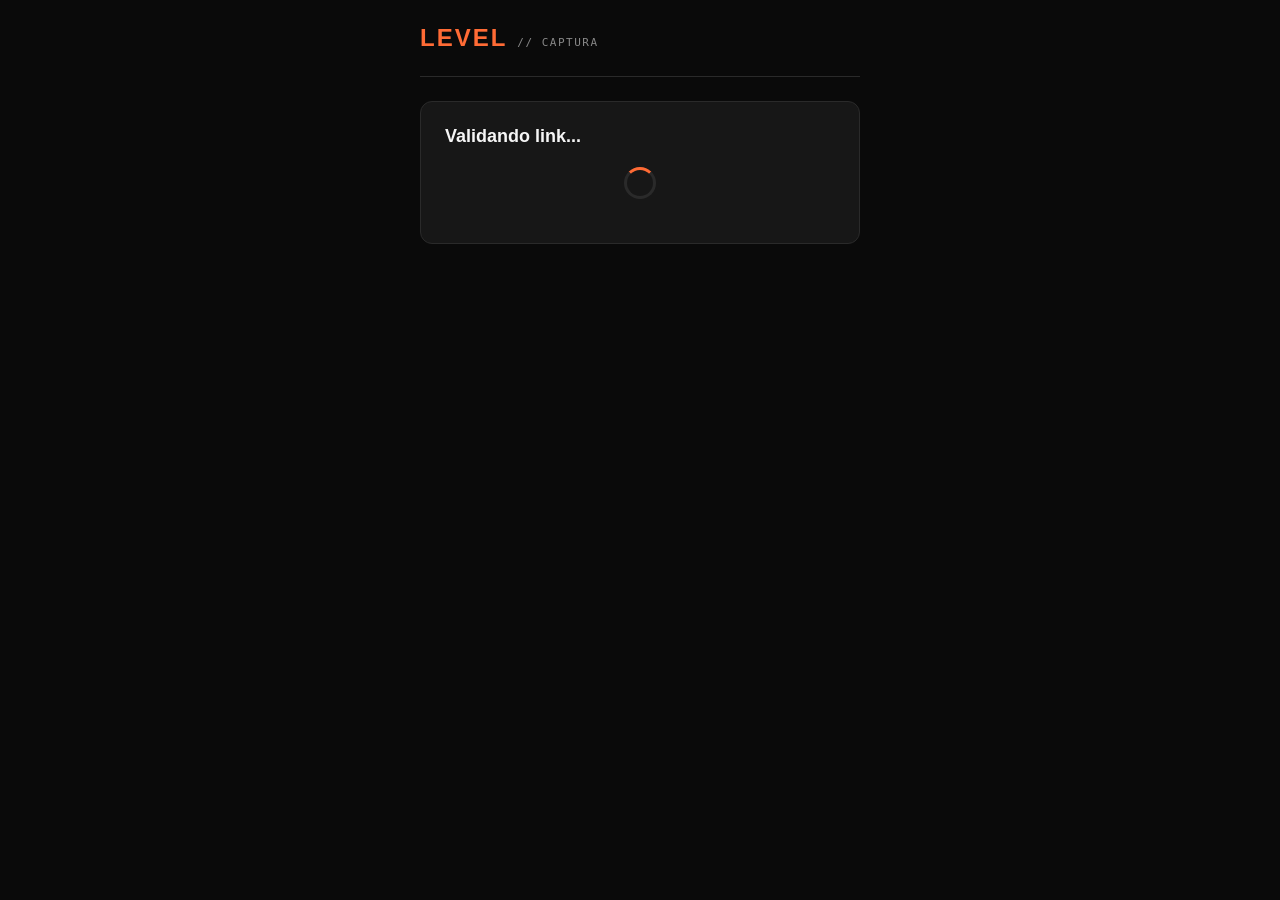
<file: capture/index.html>
<!DOCTYPE html>
<html lang="pt-BR">
<head>
  <meta charset="UTF-8">
  <meta name="viewport" content="width=device-width, initial-scale=1.0, maximum-scale=1.0, user-scalable=no">
  <meta name="theme-color" content="#0a0a0a">
  <title>LEVEL · Captura</title>
  <style>
    :root {
      --bg: #0a0a0a;
      --card: #171717;
      --border: #2a2a2a;
      --text: #f5f5f5;
      --muted: #888;
      --accent: #ff6b35;
      --accent-dim: #ff6b3522;
      --ok: #34d399;
      --error: #ef4444;
      --error-dim: #ef444422;
    }
    * { box-sizing: border-box; margin: 0; padding: 0; }
    html, body {
      background: var(--bg);
      color: var(--text);
      font-family: -apple-system, BlinkMacSystemFont, "Segoe UI", Roboto, sans-serif;
      min-height: 100vh;
      -webkit-tap-highlight-color: transparent;
    }
    main {
      max-width: 480px;
      margin: 0 auto;
      padding: 24px 20px 40px;
      min-height: 100vh;
      display: flex;
      flex-direction: column;
    }
    header {
      display: flex;
      align-items: baseline;
      gap: 10px;
      padding-bottom: 24px;
      border-bottom: 1px solid var(--border);
    }
    .logo {
      font-size: 24px;
      font-weight: 900;
      letter-spacing: 2px;
      color: var(--accent);
    }
    .subtitle {
      font-size: 11px;
      color: var(--muted);
      letter-spacing: 1.5px;
      text-transform: uppercase;
      font-family: ui-monospace, "SF Mono", Menlo, monospace;
    }
    .card {
      background: var(--card);
      border: 1px solid var(--border);
      border-radius: 12px;
      padding: 24px;
      margin-top: 24px;
    }
    .card h1 {
      font-size: 18px;
      font-weight: 700;
      margin-bottom: 8px;
    }
    .card p {
      font-size: 14px;
      color: var(--muted);
      line-height: 1.5;
    }
    .spinner {
      width: 32px;
      height: 32px;
      border: 3px solid var(--border);
      border-top-color: var(--accent);
      border-radius: 50%;
      margin: 20px auto;
      animation: spin 0.8s linear infinite;
    }
    @keyframes spin { to { transform: rotate(360deg); } }
    .file-trigger {
      display: block;
      background: var(--accent);
      color: #000;
      font-weight: 700;
      font-size: 16px;
      text-align: center;
      padding: 16px 20px;
      border-radius: 10px;
      cursor: pointer;
      margin-top: 20px;
      user-select: none;
      transition: opacity 0.15s;
    }
    .file-trigger:active { opacity: 0.7; }
    .file-trigger input { display: none; }
    .hint {
      font-size: 12px;
      color: var(--muted);
      text-align: center;
      margin-top: 12px;
      font-family: ui-monospace, "SF Mono", Menlo, monospace;
    }
    .preview {
      display: grid;
      grid-template-columns: repeat(auto-fill, minmax(80px, 1fr));
      gap: 8px;
      margin-top: 20px;
    }
    .thumb {
      aspect-ratio: 1;
      border-radius: 8px;
      overflow: hidden;
      background: var(--border);
      position: relative;
    }
    .thumb img {
      width: 100%;
      height: 100%;
      object-fit: cover;
      display: block;
    }
    .thumb-count {
      position: absolute;
      top: 4px;
      left: 4px;
      background: rgba(0,0,0,0.7);
      color: var(--text);
      font-size: 11px;
      font-weight: 700;
      padding: 2px 6px;
      border-radius: 4px;
      font-family: ui-monospace, "SF Mono", Menlo, monospace;
    }
    .btn-primary {
      display: block;
      width: 100%;
      background: var(--accent);
      color: #000;
      font-weight: 700;
      font-size: 16px;
      padding: 16px 20px;
      border-radius: 10px;
      border: none;
      cursor: pointer;
      margin-top: 20px;
      transition: opacity 0.15s;
    }
    .btn-primary:active { opacity: 0.7; }
    .btn-primary:disabled {
      opacity: 0.4;
      cursor: not-allowed;
    }
    .progress {
      font-family: ui-monospace, "SF Mono", Menlo, monospace;
      font-size: 14px;
      color: var(--accent);
      text-align: center;
      margin-top: 16px;
    }
    .error-card {
      background: var(--error-dim);
      border-color: var(--error);
    }
    .error-card h1 { color: var(--error); }
    .icon-big {
      font-size: 48px;
      text-align: center;
      margin-bottom: 12px;
    }
    .done-card {
      text-align: center;
    }
    .done-card h1 { color: var(--ok); }
    .meta {
      font-family: ui-monospace, "SF Mono", Menlo, monospace;
      font-size: 11px;
      color: var(--muted);
      margin-top: 16px;
      padding-top: 16px;
      border-top: 1px solid var(--border);
      word-break: break-all;
    }
    [hidden] { display: none !important; }
  </style>
</head>
<body>
  <main>
    <header>
      <span class="logo">LEVEL</span>
      <span class="subtitle">// captura</span>
    </header>

    <!-- Estado: carregando -->
    <div id="state-loading" class="card">
      <h1>Validando link...</h1>
      <div class="spinner"></div>
    </div>

    <!-- Estado: erro -->
    <div id="state-error" class="card error-card" hidden>
      <div class="icon-big">⚠️</div>
      <h1>Link inválido</h1>
      <p id="error-msg">—</p>
      <p style="margin-top:16px">Gera um novo QR no Hub e tenta de novo.</p>
    </div>

    <!-- Estado: pronto para capturar -->
    <div id="state-ready" class="card" hidden>
      <h1>Envia tua(s) arma(s)</h1>
      <p>Tira foto da tela ou escolhe da galeria. Podes enviar várias armas de uma vez.</p>
      <label class="file-trigger">
        📸 Escolher fotos
        <input type="file" id="file-input" accept="image/jpeg,image/png,image/webp" multiple>
      </label>
      <div class="hint">JPEG · PNG · WEBP · até 10MB cada</div>
      <div class="preview" id="preview"></div>
      <button class="btn-primary" id="btn-upload" disabled>Enviar</button>
    </div>

    <!-- Estado: enviando -->
    <div id="state-uploading" class="card" hidden>
      <h1>Enviando...</h1>
      <div class="spinner"></div>
      <div class="progress" id="upload-progress">—</div>
    </div>

    <!-- Estado: concluído -->
    <div id="state-done" class="card done-card" hidden>
      <div class="icon-big">✅</div>
      <h1>Recebido!</h1>
      <p>Volta pro Hub no PC pra rever e aprovar as armas detectadas.</p>
    </div>

    <div class="meta" id="token-meta" hidden>
      <span id="token-display">—</span>
    </div>
  </main>

  <script type="module">
    import { createClient } from 'https://esm.sh/@supabase/supabase-js@2';

    const SUPABASE_URL = 'https://cqkhqtgmolmrfgzozocr.supabase.co';
    const SUPABASE_ANON = 'eyJhbGciOiJIUzI1NiIsInR5cCI6IkpXVCJ9.eyJpc3MiOiJzdXBhYmFzZSIsInJlZiI6ImNxa2hxdGdtb2xtcmZnem96b2NyIiwicm9sZSI6ImFub24iLCJpYXQiOjE3NzgxNTEwODksImV4cCI6MjA5MzcyNzA4OX0.ets0bgps9n5F4orIAd96iY6bj9R5VgumtgNCm-ui-ck';

    const supabase = createClient(SUPABASE_URL, SUPABASE_ANON);

    const $ = id => document.getElementById(id);
    const STATES = ['loading', 'error', 'ready', 'uploading', 'done'];
    const showState = name => {
      STATES.forEach(s => $('state-' + s).hidden = s !== name);
    };
    const showError = msg => {
      $('error-msg').textContent = msg;
      showState('error');
    };

    // 1. Ler token + tipo da URL. O Hub e as Edge functions enviam ?token=UUID
    //    e &type=weapon|stats|avatar. Mantemos ?t= como fallback de QRs antigos.
    //    Página MULTI-MODO: armas/stats (capture_sessions) ou avatar (avatar_sessions).
    const params = new URLSearchParams(location.search);
    const token = params.get('token') || params.get('t');
    const mode  = (params.get('type') || 'weapon').toLowerCase();
    const isAvatar = mode === 'avatar';

    if (isAvatar) applyAvatarUI();

    if (!token) {
      showError('Token ausente na URL.');
    } else {
      // Mostra token curto no rodapé pra debug
      $('token-meta').hidden = false;
      $('token-display').textContent = 'token: ' + token.slice(0, 8) + '...';
      validateToken();
    }

    // Ajusta os textos/itens da UI quando o modo é avatar (selfie única).
    function applyAvatarUI() {
      try {
        const r = $('state-ready');
        const h = r.querySelector('h1'); if (h) h.textContent = 'Envia tua selfie';
        const p = r.querySelector('p');  if (p) p.textContent = 'Tira uma selfie com o rosto bem iluminado e frontal. A IA cria teu avatar tático.';
        const fi = $('file-input'); if (fi) fi.removeAttribute('multiple');
        const dp = $('state-done').querySelector('p'); if (dp) dp.textContent = 'Volta pro Hub no PC — teu avatar está sendo gerado.';
      } catch (e) { /* noop */ }
    }

    // 2. Validar token
    async function validateToken() {
      const table     = isAvatar ? 'avatar_sessions' : 'capture_sessions';
      const okStatus  = isAvatar ? 'pending' : 'waiting';
      const { data, error } = await supabase
        .from(table)
        .select('token, status, expires_at')
        .eq('token', token)
        .maybeSingle();

      if (error) {
        showError('Erro de conexão. Verifica a internet.');
        console.error(error);
        return;
      }
      if (!data) {
        showError('Sessão não encontrada.');
        return;
      }

      const expired = new Date(data.expires_at) < new Date();
      if (expired) {
        showError(isAvatar ? 'Link expirado (30 min de validade).' : 'Link expirado (10 min de validade).');
        return;
      }
      if (data.status !== okStatus) {
        showError('Esta sessão já foi usada.');
        return;
      }

      showState('ready');
    }

    // 3. Preview de fotos selecionadas
    let selectedFiles = [];
    $('file-input').addEventListener('change', e => {
      selectedFiles = Array.from(e.target.files);
      renderPreview();
      $('btn-upload').disabled = selectedFiles.length === 0;
    });

    function renderPreview() {
      const preview = $('preview');
      preview.innerHTML = '';
      selectedFiles.forEach((file, i) => {
        const url = URL.createObjectURL(file);
        const div = document.createElement('div');
        div.className = 'thumb';
        div.innerHTML = `
          <img src="${url}" alt="foto ${i+1}">
          <span class="thumb-count">${i+1}</span>
        `;
        preview.appendChild(div);
      });
    }

    // 4. Upload
    $('btn-upload').addEventListener('click', async () => {
      if (selectedFiles.length === 0) return;
      showState('uploading');

      // ── Modo AVATAR: 1 selfie → Edge upload-avatar-selfie (multipart) ──
      // A Edge valida a avatar_session, sobe pro bucket avatar-selfies e dispara
      // generate-avatar. verify_jwt:false, mas mandamos o anon (apikey) p/ o gateway.
      if (isAvatar) {
        $('upload-progress').textContent = 'Enviando selfie...';
        try {
          const fd = new FormData();
          fd.append('token', token);
          fd.append('selfie', selectedFiles[0]);
          const res = await fetch(`${SUPABASE_URL}/functions/v1/upload-avatar-selfie`, {
            method: 'POST',
            headers: { 'Authorization': 'Bearer ' + SUPABASE_ANON, 'apikey': SUPABASE_ANON },
            body: fd,
          });
          const data = await res.json().catch(() => ({}));
          if (!res.ok || data.error) {
            showError('Falha no envio: ' + (data.error || ('HTTP ' + res.status)));
            return;
          }
          showState('done');
        } catch (e) {
          showError('Falha no envio: ' + (e && e.message ? e.message : e));
        }
        return;
      }

      // ── Modo ARMAS/STATS: N fotos → storage capture-photos + capture_sessions ──
      const total = selectedFiles.length;
      const paths = [];

      for (let i = 0; i < total; i++) {
        const file = selectedFiles[i];
        const ext = (file.name.split('.').pop() || 'jpg').toLowerCase();
        const path = `${token}/${Date.now()}-${i}.${ext}`;

        $('upload-progress').textContent = `${i+1} / ${total}`;

        const { error: upErr } = await supabase.storage
          .from('capture-photos')
          .upload(path, file, {
            contentType: file.type,
            upsert: false
          });

        if (upErr) {
          showError(`Falha no upload: ${upErr.message}`);
          console.error(upErr);
          return;
        }
        paths.push(path);
      }

      // 5. Atualiza a sessão com os paths + status
      $('upload-progress').textContent = 'Finalizando...';
      const { error: updErr } = await supabase
        .from('capture_sessions')
        .update({ photo_paths: paths, status: 'uploaded' })
        .eq('token', token);

      if (updErr) {
        showError(`Erro ao atualizar sessão: ${updErr.message}`);
        console.error(updErr);
        return;
      }

      showState('done');
    });
  </script>
</body>
</html>
</file>
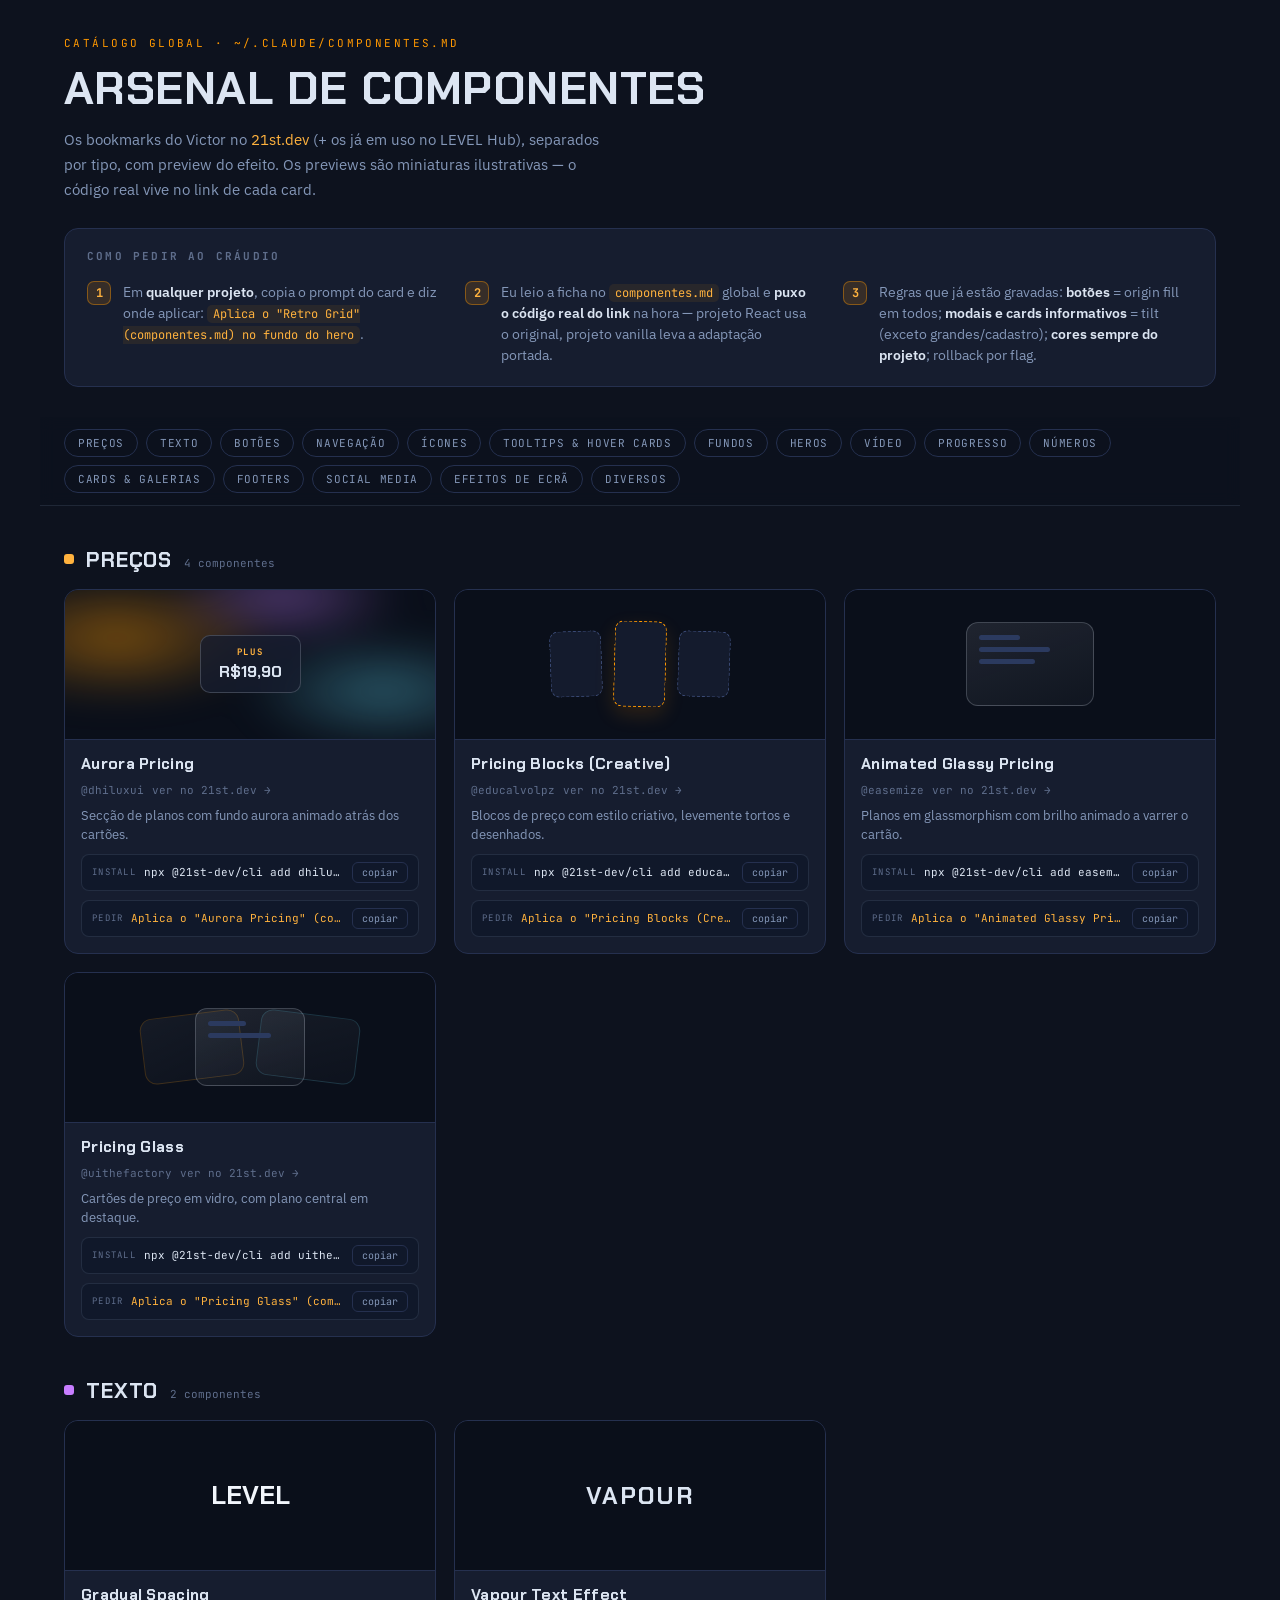
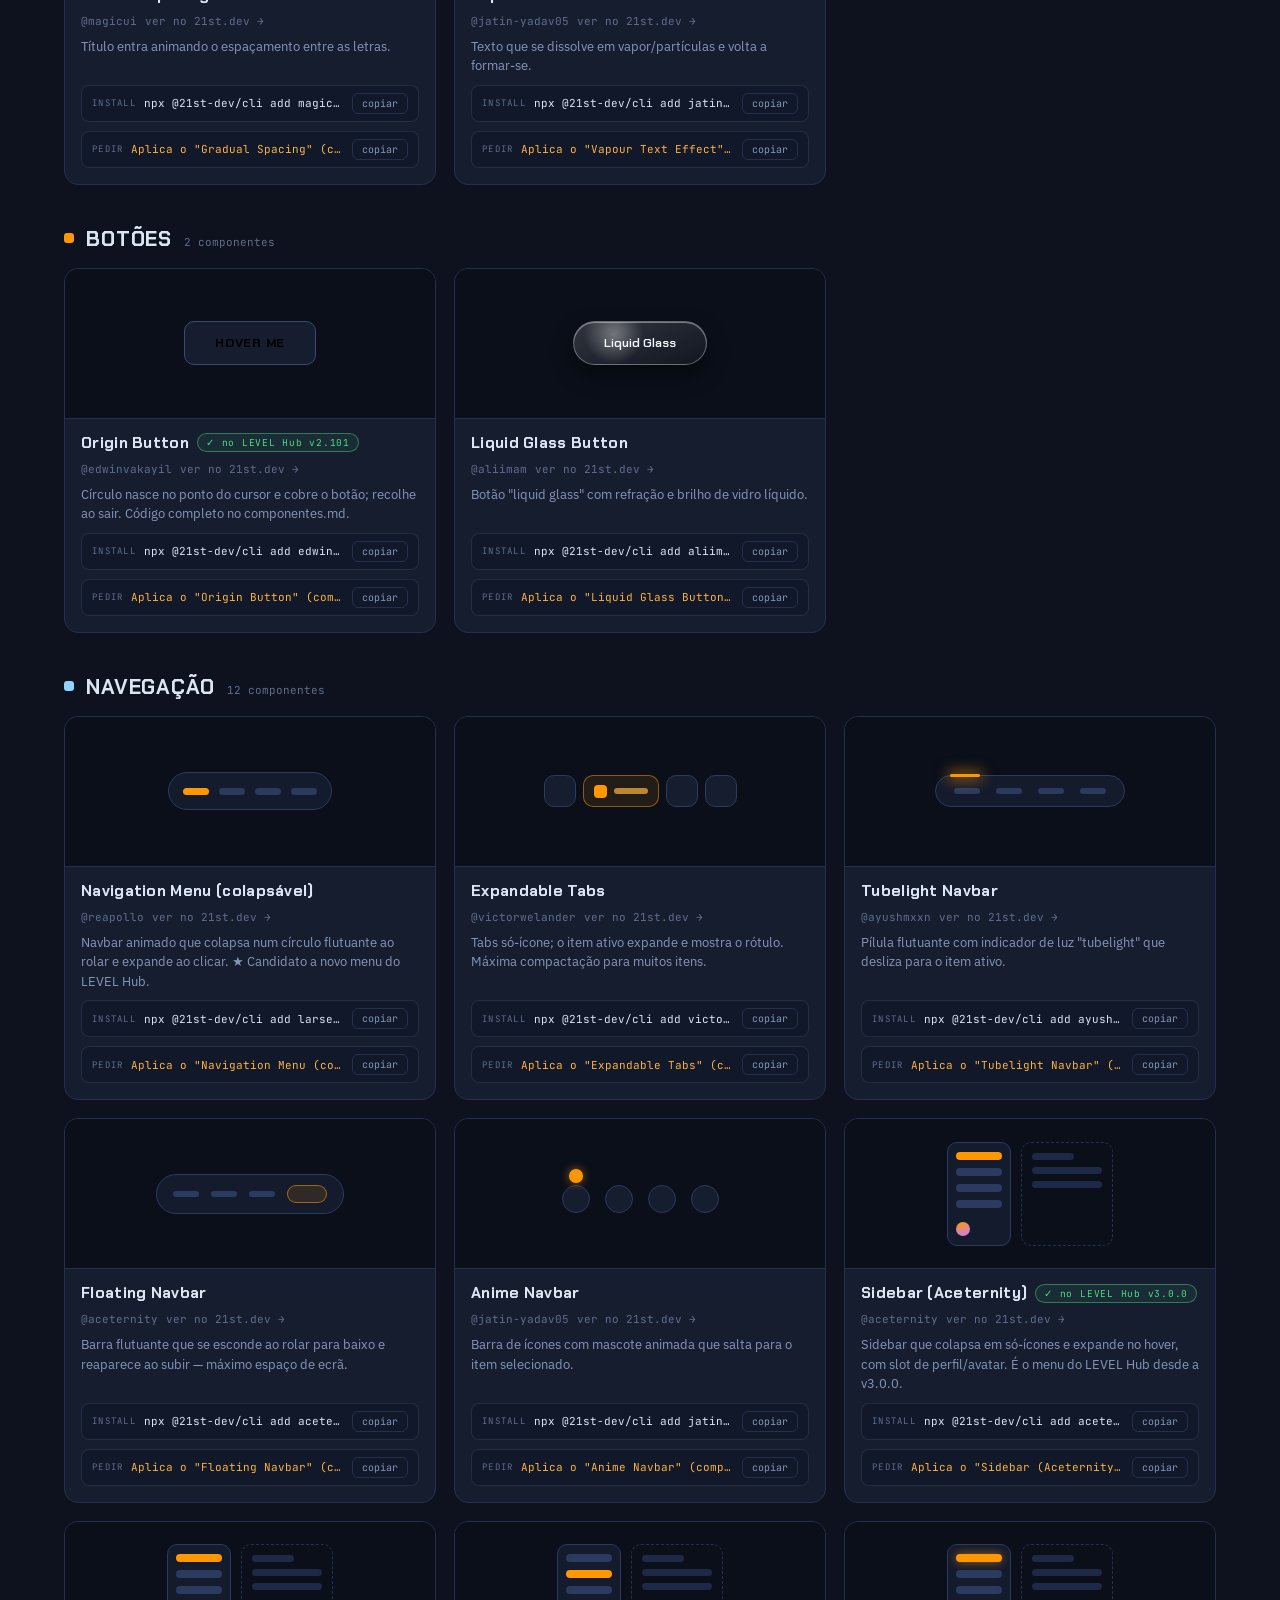
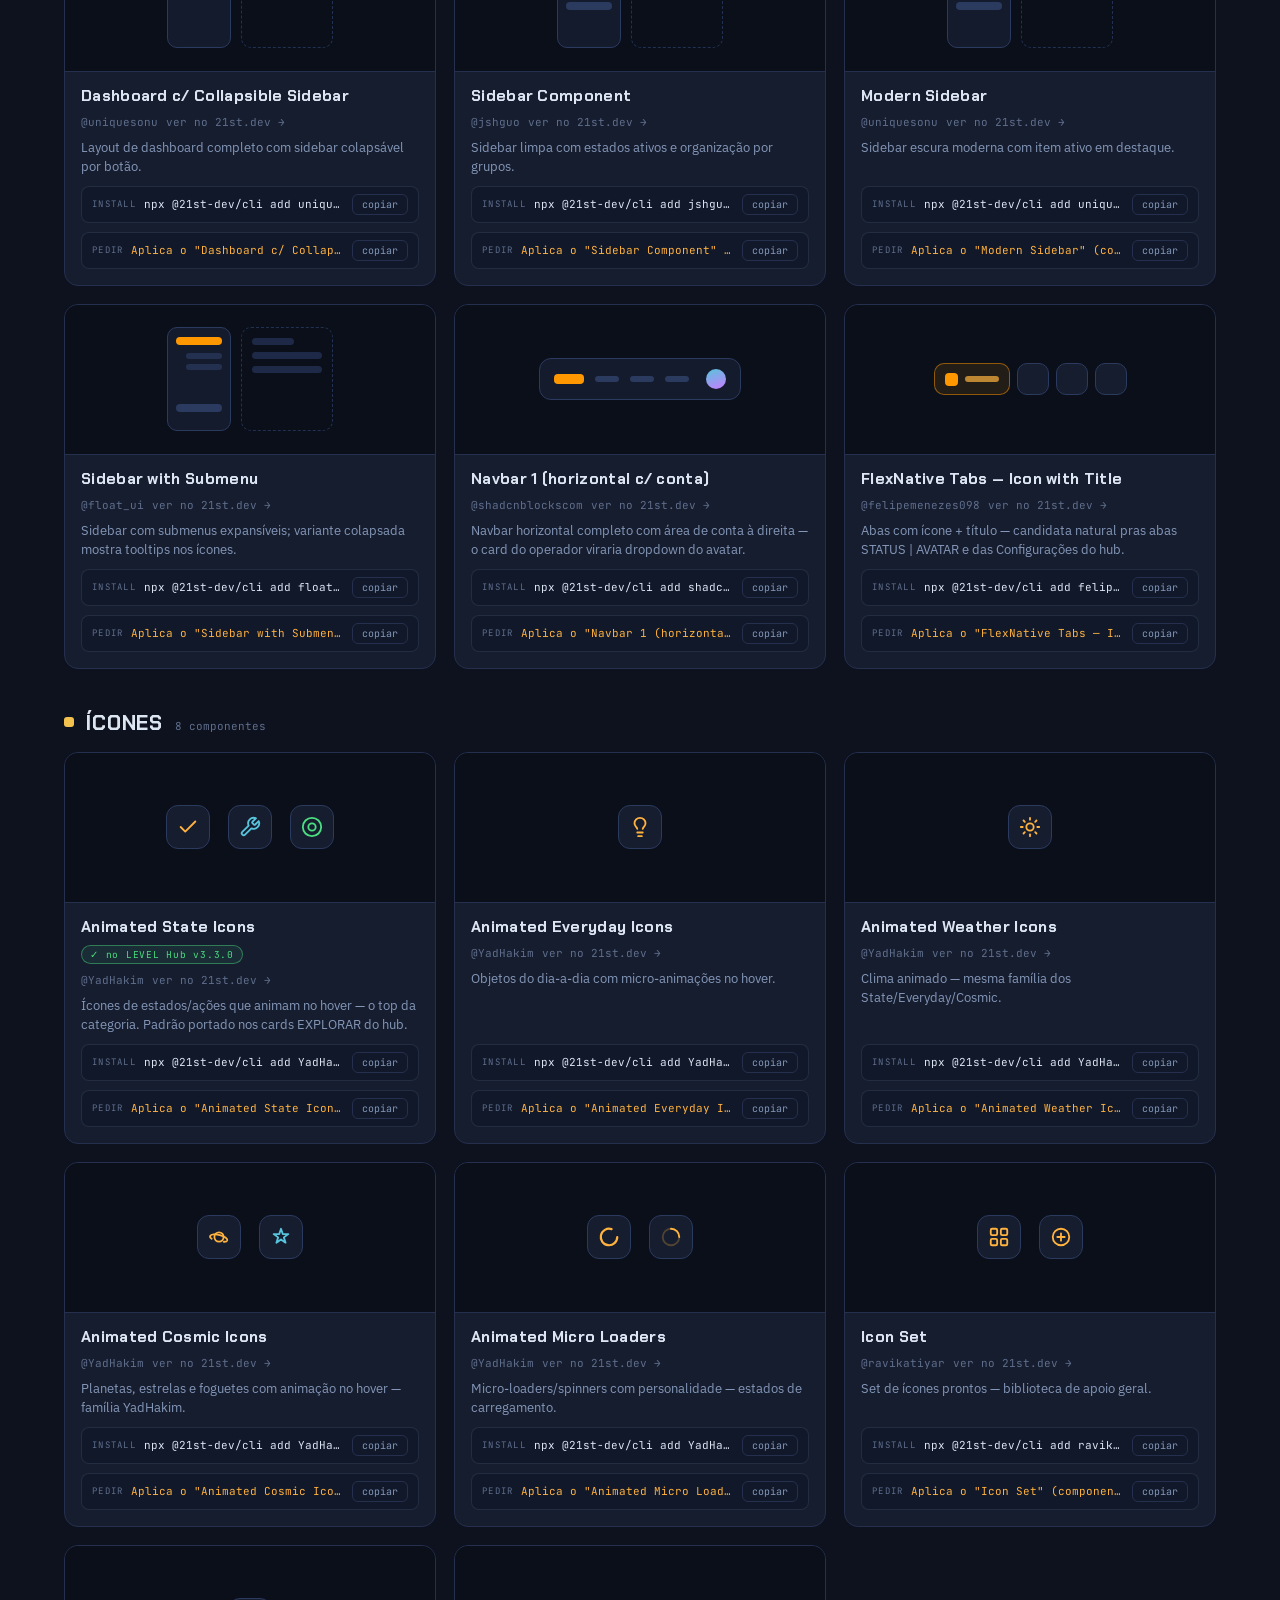
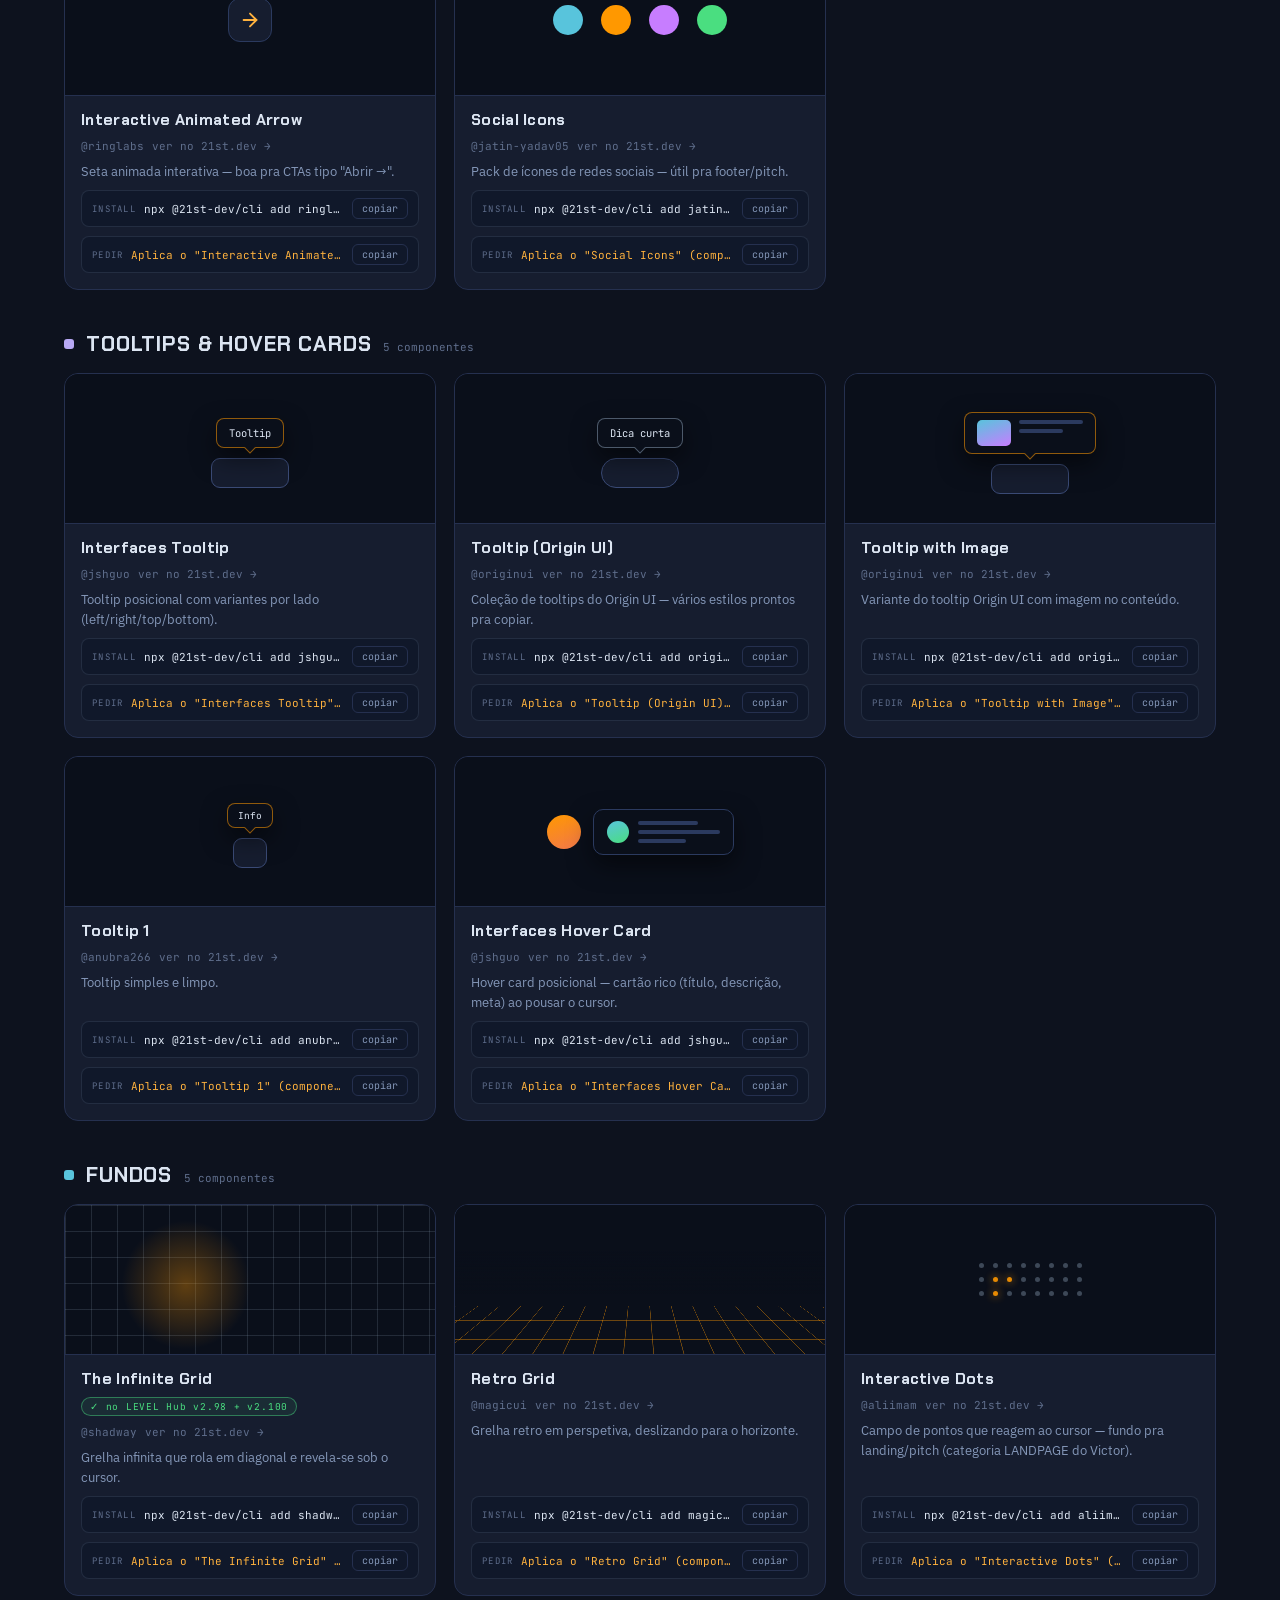
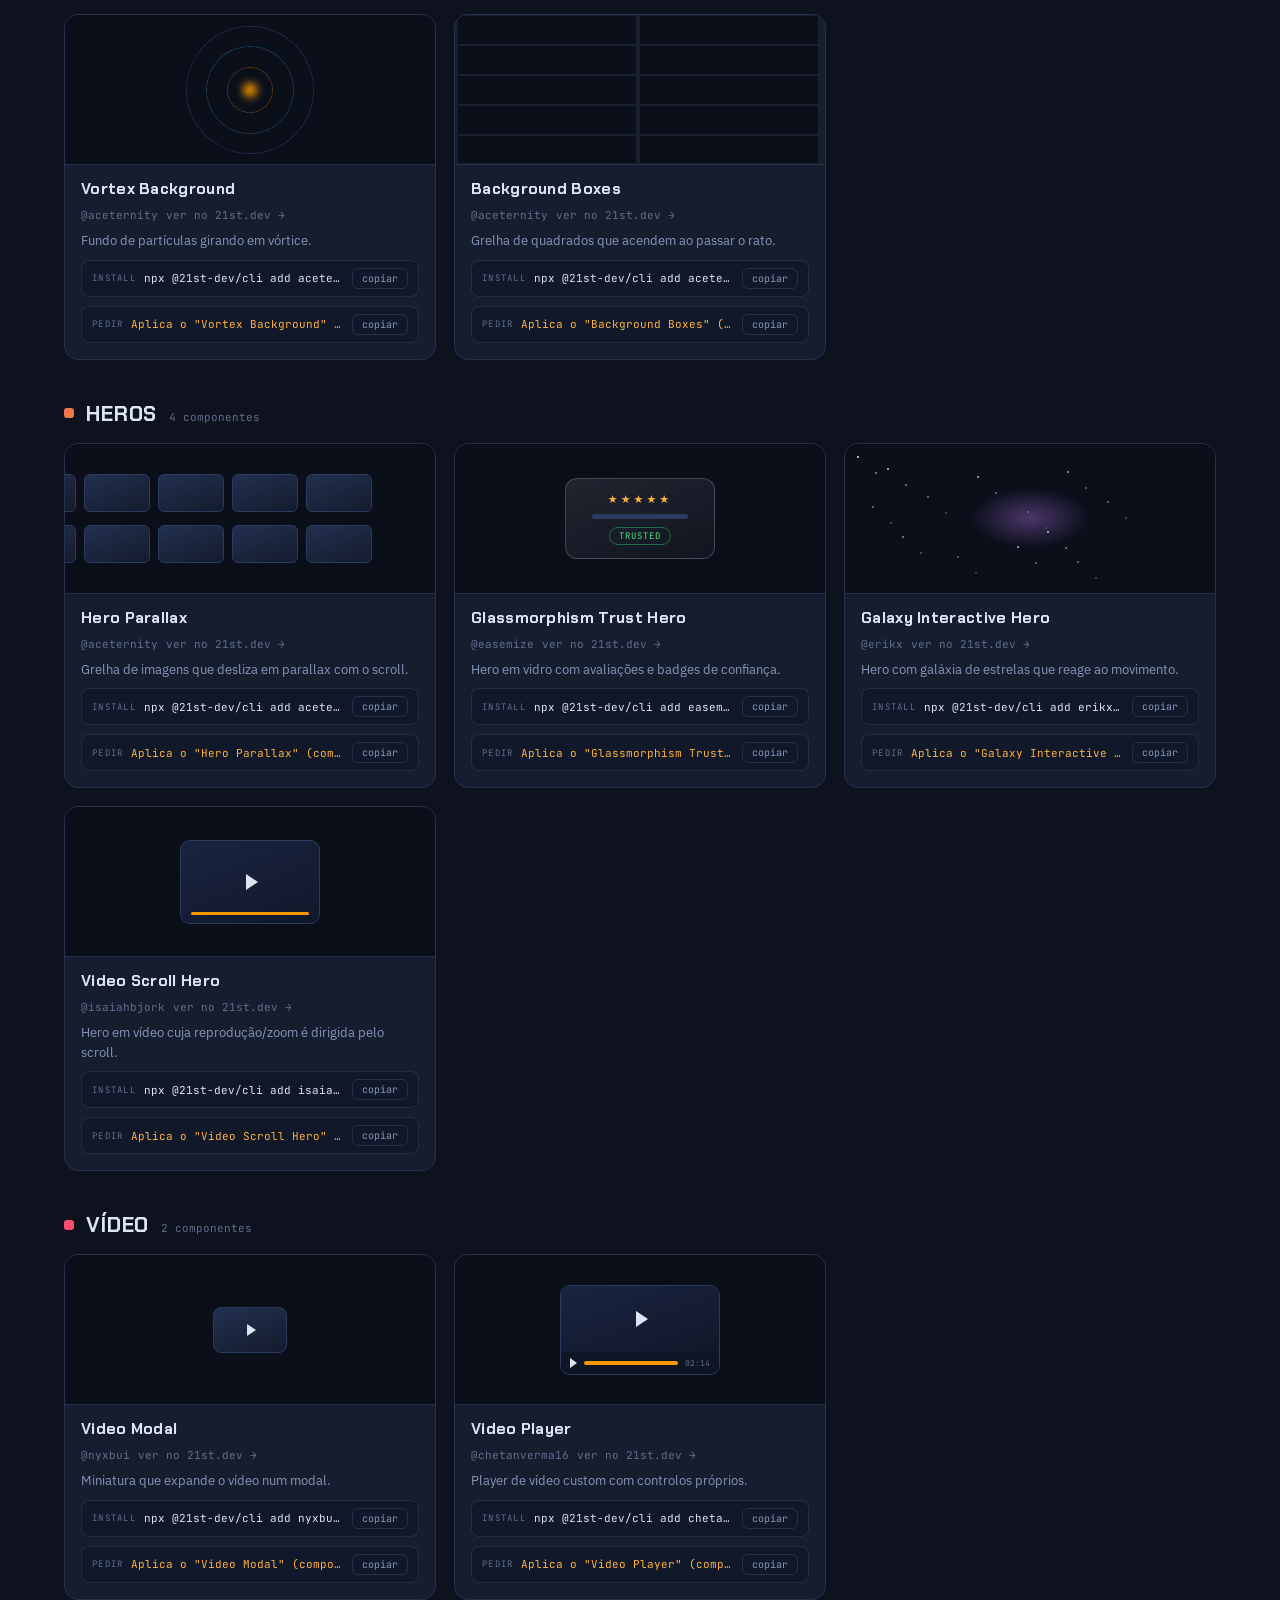
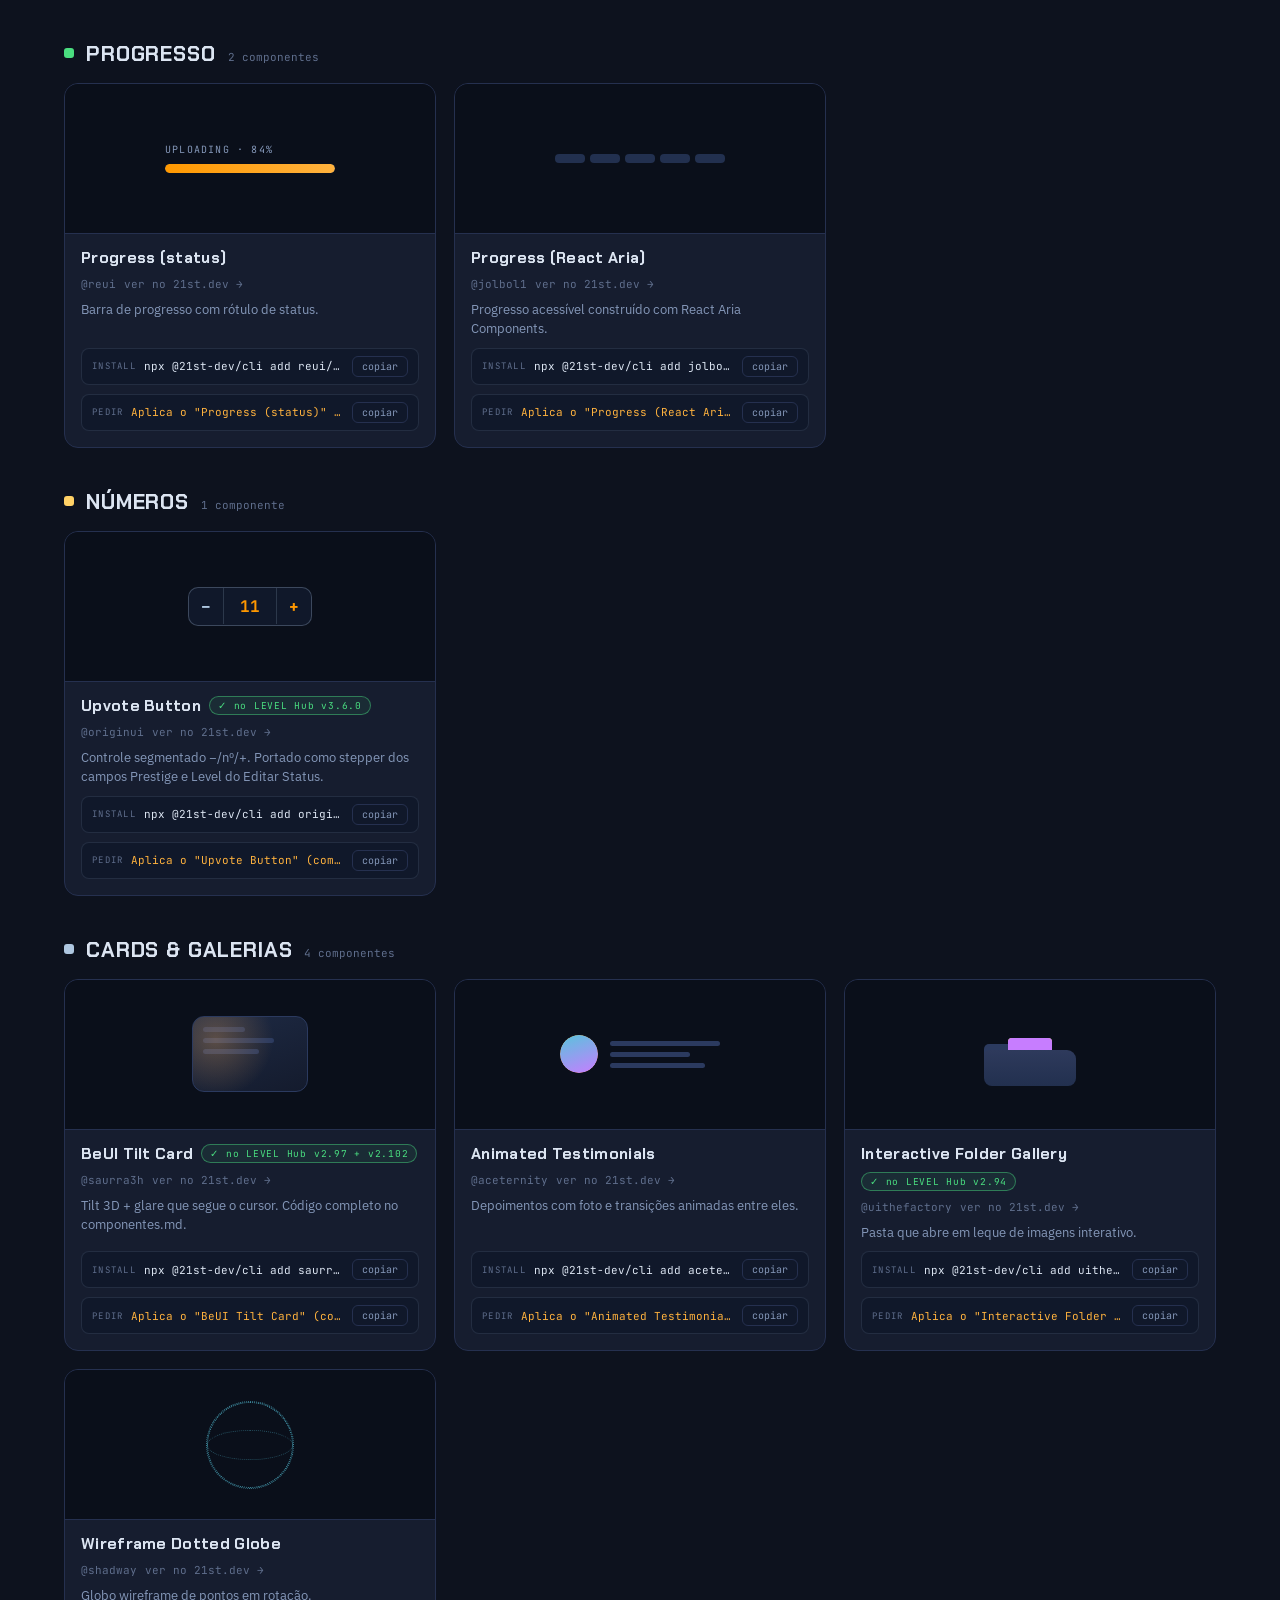
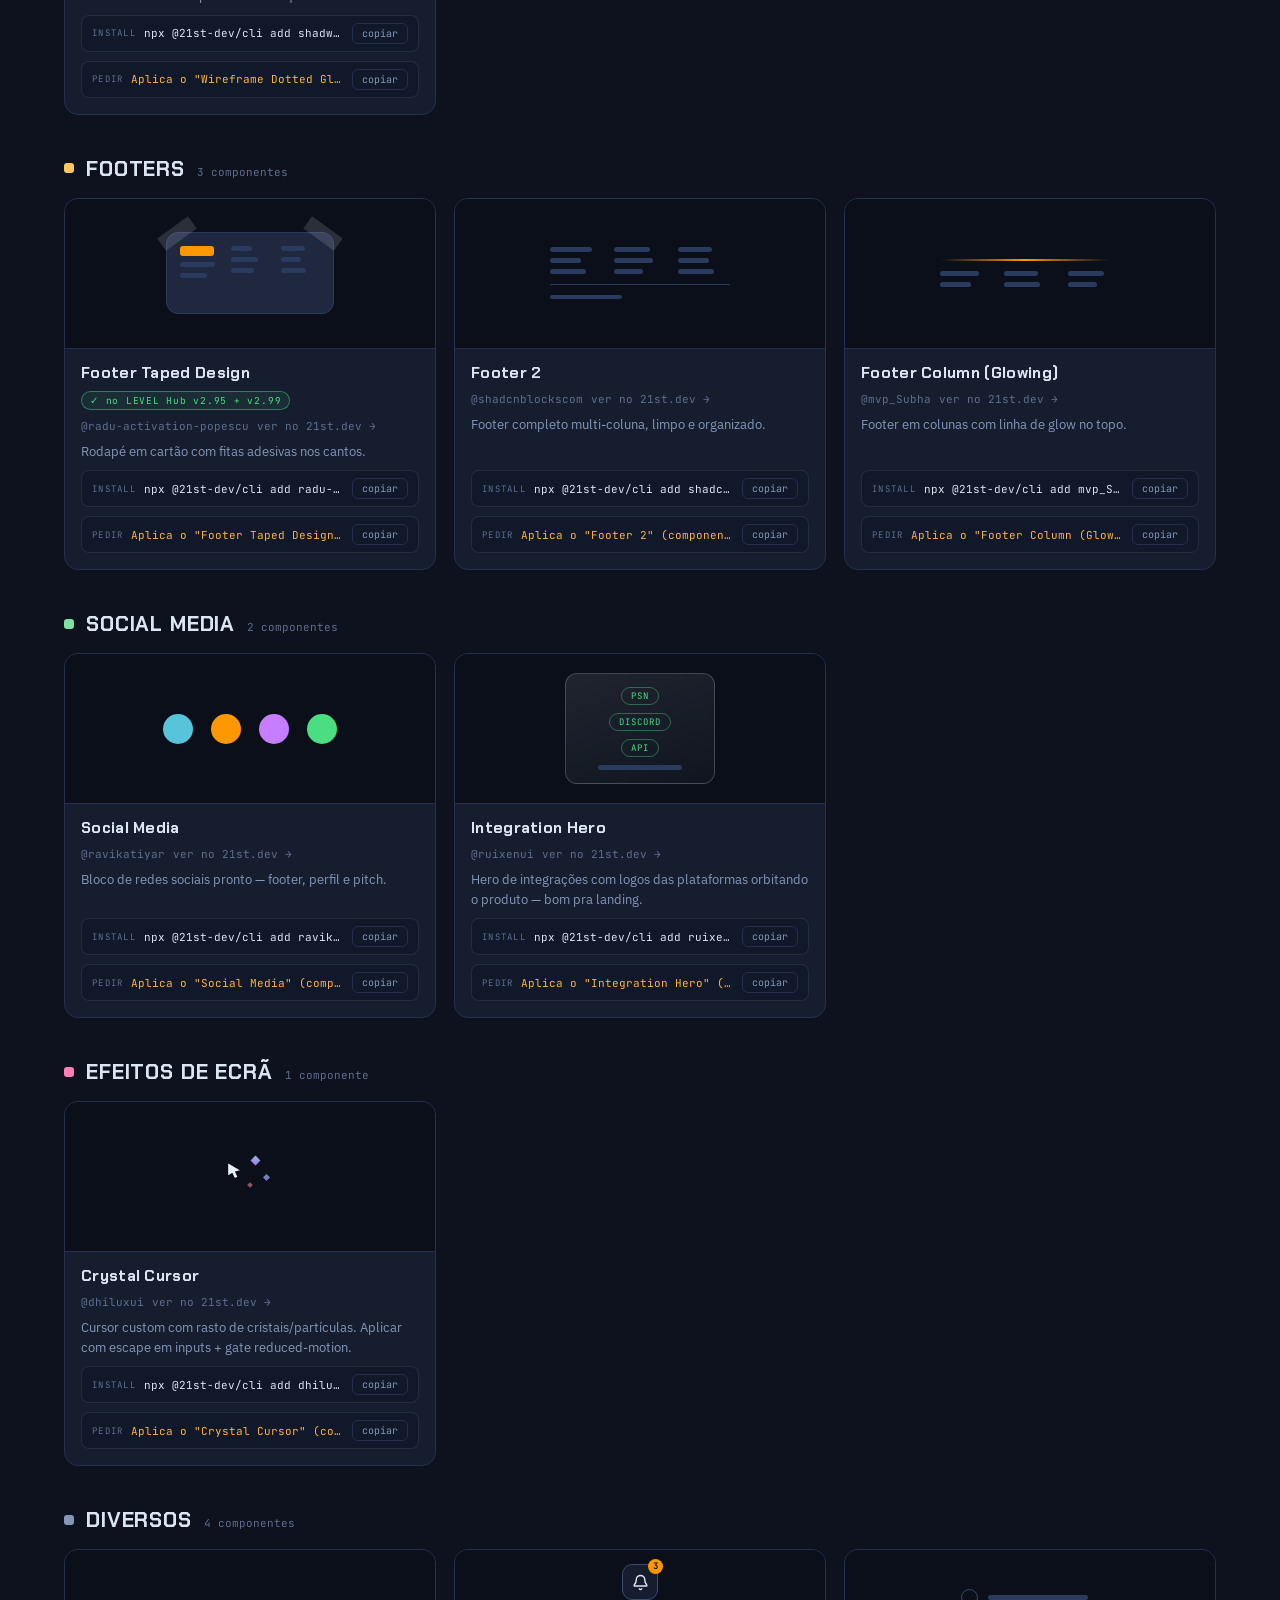
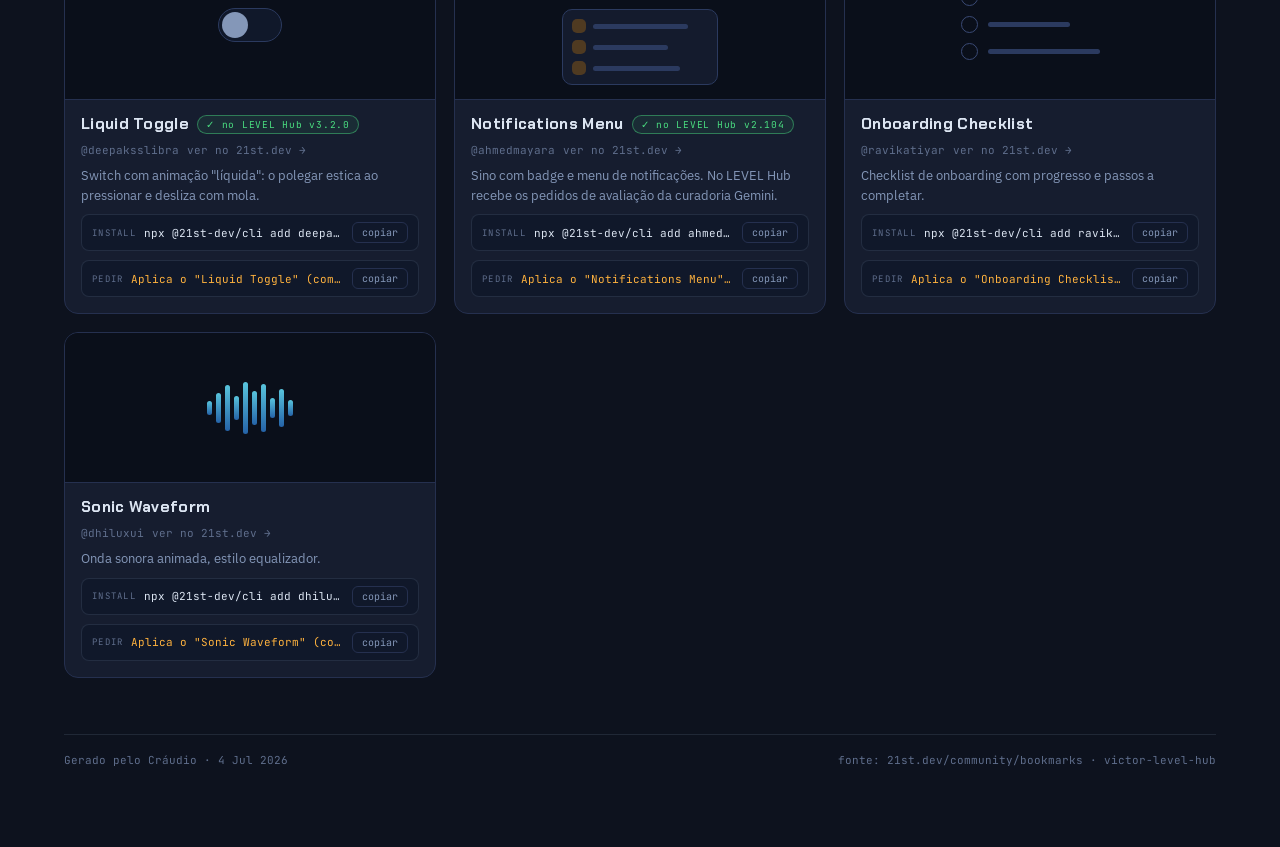
<file: componentes/index.html>
<!DOCTYPE html>
<html lang="pt">
<head>
<meta charset="UTF-8">
<meta name="viewport" content="width=device-width, initial-scale=1.0">
<meta name="robots" content="noindex, nofollow">
<title>Arsenal de Componentes · LEVEL</title>
<link rel="icon" href="/assets/level-logo.svg" type="image/svg+xml">
<link rel="preconnect" href="https://fonts.googleapis.com">
<link rel="preconnect" href="https://fonts.gstatic.com" crossorigin>
<link href="https://fonts.googleapis.com/css2?family=Chakra+Petch:wght@500;600;700&family=IBM+Plex+Sans:wght@400;500;600&family=JetBrains+Mono:wght@400;500;700&display=swap" rel="stylesheet">
<!-- Página OCULTA (sem link no site, noindex). Fonte de verdade: ~/.claude/componentes-hub.html -->
</head>
<body>

<style>
  :root {
    --bg: #0D121E;
    --panel: #161D2F;
    --panel-2: #10182A;
    --border: #25304F;
    --border-soft: rgba(174, 199, 224, 0.12);
    --text: #DCE5F2;
    --text-2: #8497B8;
    --text-3: #5F6E8C;
    --orange: #FF9800;
    --orange-2: #FFB23E;
    --ink: #1A1206;
    --disp: 'Chakra Petch', 'Bahnschrift', 'Segoe UI', sans-serif;
    --body: 'IBM Plex Sans', 'Segoe UI', system-ui, sans-serif;
    --mono: 'JetBrains Mono', 'Cascadia Mono', Consolas, monospace;
  }
  * { box-sizing: border-box; }
  body { background: var(--bg); color: var(--text); font-family: var(--body); margin: 0; }
  .wrap { max-width: 1200px; margin: 0 auto; padding: 36px 24px 80px; }

  /* header */
  .eyebrow { font-family: var(--mono); font-size: 11px; letter-spacing: .22em; text-transform: uppercase; color: var(--orange); }
  h1 { font-family: var(--disp); font-weight: 700; font-size: clamp(30px, 5vw, 46px); letter-spacing: .01em; margin: 8px 0 10px; text-wrap: balance; }
  .sub { color: var(--text-2); max-width: 62ch; line-height: 1.65; margin: 0 0 26px; font-size: 15px; }
  .sub a { color: var(--orange-2); text-decoration: none; }
  .sub a:hover { text-decoration: underline; }

  /* how-to */
  .howto { background: var(--panel); border: 1px solid var(--border); border-radius: 14px; padding: 20px 22px; margin-bottom: 30px; display: grid; grid-template-columns: repeat(auto-fit, minmax(260px, 1fr)); gap: 18px 28px; }
  .howto h2 { grid-column: 1 / -1; margin: 0; font-family: var(--mono); font-size: 11px; letter-spacing: .2em; text-transform: uppercase; color: var(--text-3); }
  .step { display: flex; gap: 12px; align-items: flex-start; }
  .step b.n { flex: none; width: 24px; height: 24px; border-radius: 7px; background: rgba(255,152,0,.14); border: 1px solid rgba(255,152,0,.4); color: var(--orange-2); font-family: var(--mono); font-size: 12px; display: flex; align-items: center; justify-content: center; }
  .step p { margin: 1px 0 0; font-size: 13.5px; line-height: 1.55; color: var(--text-2); }
  .step p b { color: var(--text); font-weight: 600; }
  .step code { font-family: var(--mono); font-size: 12px; color: var(--orange-2); background: rgba(255,152,0,.08); padding: 1px 6px; border-radius: 5px; }

  /* nav de tipos */
  .typenav { position: sticky; top: 0; z-index: 5; background: rgba(13,18,30,.92); backdrop-filter: blur(8px); margin: 0 -24px 8px; padding: 12px 24px; border-bottom: 1px solid var(--border-soft); display: flex; gap: 8px; flex-wrap: wrap; }
  .typenav a { font-family: var(--mono); font-size: 11px; letter-spacing: .06em; text-transform: uppercase; color: var(--text-2); text-decoration: none; border: 1px solid var(--border); border-radius: 999px; padding: 6px 13px; transition: color .15s, border-color .15s; }
  .typenav a:hover, .typenav a:focus-visible { color: var(--ink); background: var(--tc, var(--orange)); border-color: var(--tc, var(--orange)); outline: none; }

  /* secções */
  section { margin-top: 40px; scroll-margin-top: 70px; }
  .sec-head { display: flex; align-items: baseline; gap: 12px; margin-bottom: 16px; }
  .sec-head h2 { font-family: var(--disp); font-size: 21px; font-weight: 700; letter-spacing: .04em; text-transform: uppercase; margin: 0; }
  .sec-head .dot { width: 10px; height: 10px; border-radius: 3px; background: var(--tc, var(--orange)); flex: none; align-self: center; }
  .sec-head .count { font-family: var(--mono); font-size: 11px; color: var(--text-3); }

  .grid { display: grid; grid-template-columns: repeat(auto-fill, minmax(310px, 1fr)); gap: 18px; }

  /* card */
  .card { background: var(--panel); border: 1px solid var(--border); border-radius: 14px; overflow: hidden; display: flex; flex-direction: column; }
  .pv { height: 150px; position: relative; overflow: hidden; background: #0A0F1A; border-bottom: 1px solid var(--border); display: flex; align-items: center; justify-content: center; flex: none; }
  .cbody { padding: 14px 16px 16px; display: flex; flex-direction: column; gap: 9px; flex: 1; }
  .crow { display: flex; align-items: center; gap: 8px; flex-wrap: wrap; }
  .cname { font-family: var(--disp); font-weight: 700; font-size: 15.5px; letter-spacing: .02em; }
  .cauthor { font-family: var(--mono); font-size: 11px; color: var(--text-3); }
  .badge { font-family: var(--mono); font-size: 9.5px; letter-spacing: .08em; color: #4ADE80; border: 1px solid rgba(74,222,128,.45); background: rgba(74,222,128,.08); border-radius: 999px; padding: 2px 8px; }
  .cdesc { font-size: 13px; line-height: 1.5; color: var(--text-2); margin: 0; flex: 1; }
  .cline { display: flex; align-items: center; gap: 8px; background: var(--panel-2); border: 1px solid var(--border-soft); border-radius: 8px; padding: 7px 10px; }
  .cline .lab { font-family: var(--mono); font-size: 9px; letter-spacing: .14em; color: var(--text-3); flex: none; }
  .cline code { font-family: var(--mono); font-size: 11px; color: var(--text); white-space: nowrap; overflow: hidden; text-overflow: ellipsis; flex: 1; }
  .cline.prompt code { color: var(--orange-2); }
  .copy { flex: none; cursor: pointer; border: 1px solid var(--border); background: transparent; color: var(--text-2); font-family: var(--mono); font-size: 10px; border-radius: 6px; padding: 3px 9px; transition: all .15s; }
  .copy:hover, .copy:focus-visible { color: var(--ink); background: var(--orange); border-color: var(--orange); outline: none; }
  .copy.ok { color: #4ADE80; border-color: rgba(74,222,128,.5); background: transparent; }
  .clink { font-family: var(--mono); font-size: 11px; color: var(--text-3); text-decoration: none; }
  .clink:hover { color: var(--orange-2); }

  footer.page { margin-top: 56px; padding-top: 18px; border-top: 1px solid var(--border-soft); font-family: var(--mono); font-size: 11px; color: var(--text-3); display: flex; justify-content: space-between; gap: 12px; flex-wrap: wrap; }

  /* ═══ PREVIEWS ═══ */
  .ln { height: 5px; border-radius: 3px; background: #2b3a5f; }

  /* aurora pricing */
  .aur-blob { position: absolute; inset: -40%; background:
    radial-gradient(40% 40% at 30% 40%, rgba(255,152,0,.45), transparent 60%),
    radial-gradient(35% 35% at 70% 60%, rgba(88,196,220,.4), transparent 60%),
    radial-gradient(30% 30% at 55% 25%, rgba(199,125,255,.38), transparent 60%);
    filter: blur(18px); animation: aur 7s ease-in-out infinite alternate; }
  @keyframes aur { to { transform: rotate(25deg) scale(1.18); } }
  .mini-price { position: relative; background: rgba(22,29,47,.78); border: 1px solid rgba(220,229,242,.2); border-radius: 10px; padding: 10px 18px; display: flex; flex-direction: column; gap: 3px; align-items: center; }
  .mini-price b { font-family: var(--mono); font-size: 9px; letter-spacing: .18em; color: var(--orange-2); }
  .mini-price span { font-family: var(--disp); font-weight: 700; font-size: 16px; }

  /* pricing blocks */
  .pv-row { display: flex; gap: 12px; align-items: center; }
  .pb-col { width: 52px; height: 66px; border: 1.5px dashed #3a4a75; border-radius: 9px; background: #141B2D; transform: rotate(-2deg); }
  .pb-col.pop { height: 86px; border-color: var(--orange); transform: rotate(1.5deg); box-shadow: 0 8px 20px rgba(255,152,0,.14); }
  .pb-col:last-child { transform: rotate(2deg); }

  /* glassy pricing / pricing glass / trust hero */
  .glass { border-radius: 12px; background: linear-gradient(160deg, rgba(220,229,242,.10), rgba(220,229,242,.03)); border: 1px solid rgba(220,229,242,.22); position: relative; overflow: hidden; }
  .g-shine::after { content: ""; position: absolute; top: -25%; bottom: -25%; left: -60px; width: 36px; background: linear-gradient(100deg, transparent, rgba(255,255,255,.3), transparent); transform: skewX(-18deg); animation: shine 2.8s ease-in-out infinite; }
  @keyframes shine { 55%, 100% { left: 130%; } }
  .gp-main { width: 128px; height: 84px; padding: 12px; display: flex; flex-direction: column; gap: 7px; }
  .gp-back { position: absolute; width: 100px; height: 66px; transform: translateX(-58px) rotate(-7deg); opacity: .55; border-color: rgba(255,152,0,.35); }
  .gp-back2 { position: absolute; width: 100px; height: 66px; transform: translateX(58px) rotate(7deg); opacity: .55; border-color: rgba(88,196,220,.35); }

  /* gradual spacing */
  .gs { font-family: var(--disp); font-weight: 700; font-size: 26px; color: #F2F6FC; animation: gsp 3.4s cubic-bezier(.16,1,.3,1) infinite; }
  @keyframes gsp { 0% { letter-spacing: -8px; opacity: 0; filter: blur(6px); } 40% { opacity: 1; filter: blur(0); } 60%, 82% { letter-spacing: 9px; opacity: 1; } 100% { letter-spacing: 9px; opacity: 0; } }

  /* vapour text */
  .vap { font-family: var(--disp); font-weight: 700; font-size: 24px; letter-spacing: 2px; color: var(--text); animation: vap 3.6s ease-in-out infinite; }
  @keyframes vap { 0%, 22% { filter: blur(0); opacity: 1; transform: none; } 58% { filter: blur(9px); opacity: .1; letter-spacing: 12px; transform: translateY(-10px); } 78%, 100% { filter: blur(0); opacity: 1; } }

  /* origin button */
  .ob-demo { position: relative; overflow: hidden; isolation: isolate; border: 1px solid #3a4a75; background: #161D2F; font-family: var(--disp); font-weight: 700; font-size: 12.5px; letter-spacing: .06em; padding: 13px 30px; border-radius: 10px; }
  .ob-demo::before { content: ""; position: absolute; left: 24%; top: 32%; width: 200px; height: 200px; border-radius: 50%; background: var(--orange); transform: translate(-50%,-50%) scale(0); z-index: -1; animation: obf 2.8s cubic-bezier(.16,1,.3,1) infinite; }
  @keyframes obf { 0%, 14% { transform: translate(-50%,-50%) scale(0); } 46%, 68% { transform: translate(-50%,-50%) scale(1); } 100% { transform: translate(-50%,-50%) scale(0); } }
  .ob-demo span { animation: obc 2.8s infinite; }
  @keyframes obc { 0%, 20% { color: var(--text); } 46%, 68% { color: var(--ink); } 92%, 100% { color: var(--text); } }

  /* liquid glass button */
  .lg-btn { padding: 13px 30px; border-radius: 999px; background: linear-gradient(160deg, rgba(255,255,255,.16), rgba(255,255,255,.03)); border: 1px solid rgba(255,255,255,.32); box-shadow: inset 0 1px 0 rgba(255,255,255,.4), 0 10px 22px rgba(0,0,0,.45); color: #F2F6FC; font-family: var(--disp); font-weight: 600; font-size: 12.5px; position: relative; overflow: hidden; }
  .lg-btn::after { content: ""; position: absolute; width: 60px; height: 60px; border-radius: 50%; background: radial-gradient(circle, rgba(255,255,255,.35), transparent 70%); top: -18px; left: 10px; animation: liq 3.4s ease-in-out infinite alternate; }
  @keyframes liq { to { left: 70%; top: 8px; } }

  /* ícones */
  .ico-row { display: flex; gap: 18px; align-items: center; }
  .ico { display: inline-flex; width: 44px; height: 44px; align-items: center; justify-content: center; border-radius: 12px; border: 1px solid #2b3a5f; background: #161D2F; color: var(--orange-2); }
  .ico svg { width: 22px; height: 22px; }
  .ico-pop svg { animation: icop 2.6s cubic-bezier(.34, 1.56, .64, 1) infinite; }
  .ico-pop.d2 svg { animation-delay: .4s; color: #58C4DC; }
  .ico-pop.d3 svg { animation-delay: .8s; color: #4ADE80; }
  .ico-pop.d2, .ico-pop.d3 { color: inherit; }
  @keyframes icop { 0%, 55%, 100% { transform: scale(1) rotate(0); } 65% { transform: scale(1.25) rotate(-9deg); } 78% { transform: scale(1.12) rotate(7deg); } 88% { transform: scale(1.15) rotate(0); } }
  .ico-swing svg { transform-origin: top center; animation: icsw 2.2s ease-in-out infinite; }
  @keyframes icsw { 0%, 100% { transform: rotate(0); } 30% { transform: rotate(12deg); } 60% { transform: rotate(-10deg); } }
  .ico-spinslow svg { animation: spin 6s linear infinite; }
  .ico-arrow svg { animation: icar 1.4s ease-in-out infinite; }
  @keyframes icar { 50% { transform: translateX(7px); } }
  .soc { width: 30px; height: 30px; border-radius: 50%; animation: icop 3s cubic-bezier(.34, 1.56, .64, 1) infinite; }
  .soc.s1 { background: #58C4DC; } .soc.s2 { background: var(--orange); animation-delay: .3s; }
  .soc.s3 { background: #C77DFF; animation-delay: .6s; } .soc.s4 { background: #4ADE80; animation-delay: .9s; }

  /* tooltips & hover cards */
  .ttp { position: relative; display: flex; flex-direction: column; align-items: center; gap: 10px; padding-top: 8px; }
  .ttp-btn { width: 78px; height: 30px; border-radius: 9px; border: 1px solid #3a4a75; background: #161D2F; }
  .ttp-btn.round { border-radius: 999px; }
  .ttp-btn.small { width: 34px; height: 30px; border-radius: 9px; }
  .ttp-tip { position: relative; display: inline-flex; align-items: center; gap: 8px; padding: 7px 12px; border-radius: 8px; background: #0A0F1A; border: 1px solid rgba(255,152,0,.55); color: var(--text); font-family: var(--mono); font-size: 10.5px; box-shadow: 0 10px 24px rgba(0,0,0,.5); animation: ttf 3s ease-in-out infinite; }
  .ttp-tip b { position: absolute; bottom: -5px; left: 50%; width: 8px; height: 8px; margin-left: -4px; background: #0A0F1A; border-right: 1px solid rgba(255,152,0,.55); border-bottom: 1px solid rgba(255,152,0,.55); transform: rotate(45deg); }
  .ttp-tip.alt { border-color: rgba(174,199,224,.4); }
  .ttp-tip.alt b { border-color: rgba(174,199,224,.4); }
  .ttp-tip.mini { padding: 5px 10px; font-size: 9.5px; }
  .ttp-tip.img { align-items: flex-start; }
  .ttp-img { width: 34px; height: 26px; border-radius: 5px; background: linear-gradient(160deg, #58C4DC, #C77DFF); flex: none; }
  .ttp-lines { display: flex; flex-direction: column; gap: 5px; }
  .ttp-lines i { display: block; height: 4px; border-radius: 3px; background: #2b3a5f; }
  @keyframes ttf { 0%, 18% { opacity: 0; transform: translateY(5px); } 32%, 82% { opacity: 1; transform: translateY(0); } 96%, 100% { opacity: 0; transform: translateY(5px); } }
  .ttp.side { flex-direction: row; gap: 12px; align-items: center; padding-top: 0; }
  .ttp-av { width: 34px; height: 34px; border-radius: 50%; background: linear-gradient(160deg, var(--orange), #F2784B); flex: none; }
  .ttp-card { display: flex; gap: 9px; align-items: flex-start; padding: 11px 13px; border-radius: 10px; background: #0A0F1A; border: 1px solid #2b3a5f; box-shadow: 0 10px 24px rgba(0,0,0,.5); animation: ttf 3.4s ease-in-out infinite; }
  .ttp-cav { width: 22px; height: 22px; border-radius: 50%; background: linear-gradient(160deg, #58C4DC, #4ADE80); flex: none; }

  /* navegação */
  .nvm-bar { display: flex; gap: 10px; align-items: center; height: 38px; padding: 0 14px; border-radius: 999px; border: 1px solid #2b3a5f; background: #141B2D; overflow: hidden; animation: nvmc 4.4s ease-in-out infinite; }
  .nvm-bar i { flex: none; width: 26px; height: 7px; border-radius: 4px; background: #2b3a5f; }
  .nvm-bar i.on { background: var(--orange); }
  @keyframes nvmc { 0%, 38% { width: 176px; } 55%, 78% { width: 38px; padding: 0 5px; } 95%, 100% { width: 176px; } }
  .xtab { display: flex; gap: 7px; align-items: center; }
  .xtab > i { width: 32px; height: 32px; border-radius: 10px; border: 1px solid #2b3a5f; background: #161D2F; }
  .xtab-on { display: flex; align-items: center; gap: 7px; height: 32px; padding: 0 10px; border-radius: 10px; border: 1px solid rgba(255,152,0,.5); background: rgba(255,152,0,.10); overflow: hidden; animation: xtw 3.2s ease-in-out infinite; }
  .xtab-on i { flex: none; width: 13px; height: 13px; border-radius: 4px; background: var(--orange); }
  .xtab-on b { flex: none; width: 34px; height: 6px; border-radius: 3px; background: rgba(255,178,62,.7); }
  @keyframes xtw { 0%, 12% { max-width: 32px; } 35%, 75% { max-width: 90px; } 95%, 100% { max-width: 32px; } }
  .tl-nav { position: relative; display: flex; gap: 16px; padding: 12px 18px; border-radius: 999px; border: 1px solid #2b3a5f; background: #141B2D; }
  .tl-nav i { width: 26px; height: 6px; border-radius: 3px; background: #2b3a5f; }
  .tl-glow { position: absolute; top: -2px; left: 14px; width: 30px; height: 3px; border-radius: 2px; background: var(--orange); box-shadow: 0 0 14px 3px rgba(255,152,0,.55); animation: tlg 3s ease-in-out infinite alternate; }
  @keyframes tlg { to { left: calc(100% - 46px); } }
  .flnav { display: flex; gap: 12px; align-items: center; padding: 10px 16px; border-radius: 999px; border: 1px solid #2b3a5f; background: #141B2D; animation: fln 4.2s ease-in-out infinite; }
  .flnav i { width: 26px; height: 6px; border-radius: 3px; background: #2b3a5f; }
  .flnav-cta { width: 40px; height: 18px; border-radius: 999px; border: 1px solid rgba(255,152,0,.55); background: rgba(255,152,0,.12); }
  @keyframes fln { 0%, 32% { transform: translateY(0); opacity: 1; } 48%, 66% { transform: translateY(-52px); opacity: 0; } 84%, 100% { transform: translateY(0); opacity: 1; } }
  .anv { position: relative; display: flex; gap: 15px; padding-top: 10px; }
  .anv > i { width: 28px; height: 28px; border-radius: 50%; border: 1px solid #2b3a5f; background: #161D2F; }
  .anv-m { position: absolute; top: -6px; left: 7px; width: 14px; height: 14px; border-radius: 50%; background: var(--orange); box-shadow: 0 0 10px rgba(255,152,0,.6); animation: anm 3.6s ease-in-out infinite; }
  @keyframes anm {
    0%, 18% { left: 7px; transform: translateY(0); }
    26% { transform: translateY(-12px); }
    34%, 48% { left: 50px; transform: translateY(0); }
    56% { transform: translateY(-12px); }
    64%, 78% { left: 93px; transform: translateY(0); }
    86% { transform: translateY(-12px); }
    94%, 100% { left: 136px; transform: translateY(0); }
  }

  /* sidebars */
  .sbp { display: flex; gap: 10px; align-items: stretch; height: 104px; }
  .sbp-bar { display: flex; flex-direction: column; gap: 8px; padding: 9px 8px; border-radius: 10px; border: 1px solid #2b3a5f; background: #141B2D; width: 64px; overflow: hidden; }
  .sbp-bar.exp { animation: sbe 4s ease-in-out infinite; }
  @keyframes sbe { 0%, 30% { width: 26px; } 50%, 82% { width: 74px; } 96%, 100% { width: 26px; } }
  .sbp-bar.tog { animation: sbe 4.6s ease-in-out infinite reverse; }
  .sbp-bar .row { flex: none; height: 8px; border-radius: 4px; background: #2b3a5f; }
  .sbp-bar .row.on { background: var(--orange); }
  .sbp-bar .row.glow { background: var(--orange); box-shadow: 0 0 10px rgba(255,152,0,.6); }
  .sbp-bar .row.sm { height: 6px; opacity: .7; }
  .sbp-bar .sub { display: flex; flex-direction: column; gap: 5px; padding-left: 10px; }
  .sbp-bar .av { margin-top: auto; width: 14px; height: 14px; flex: none; border-radius: 50%; background: linear-gradient(160deg, var(--orange), #C77DFF); }
  .sbp-page { flex: 1; min-width: 92px; border-radius: 10px; border: 1px dashed #223052; display: flex; flex-direction: column; gap: 7px; padding: 10px; }
  .sbp-page i { height: 7px; border-radius: 4px; background: #1d2946; }
  .sbp-page i:first-child { width: 60%; }
  /* navbar horizontal com conta */
  .hnav { display: flex; gap: 11px; align-items: center; padding: 10px 14px; border-radius: 12px; border: 1px solid #2b3a5f; background: #141B2D; }
  .hnav i { width: 24px; height: 6px; border-radius: 3px; background: #2b3a5f; }
  .hnav i.lg { width: 30px; height: 10px; background: var(--orange); border-radius: 4px; }
  .hnav-av { width: 20px; height: 20px; border-radius: 50%; background: linear-gradient(160deg, #58C4DC, #C77DFF); margin-left: 6px; animation: pulse 2.6s ease-in-out infinite alternate; }

  /* infinite grid */
  .ig { position: absolute; inset: 0; background-image: linear-gradient(rgba(174,199,224,.15) 1px, transparent 1px), linear-gradient(90deg, rgba(174,199,224,.15) 1px, transparent 1px); background-size: 26px 26px; animation: igp 1.4s linear infinite; }
  @keyframes igp { to { background-position: 26px 26px; } }
  .ig-dot { position: absolute; width: 130px; height: 130px; border-radius: 50%; background: radial-gradient(circle, rgba(255,152,0,.35), transparent 70%); left: 15%; top: 10%; animation: igd 5s ease-in-out infinite alternate; }
  @keyframes igd { to { left: 55%; top: 35%; } }

  /* retro grid */
  .rg-wrap { position: absolute; inset: 0; perspective: 170px; overflow: hidden; }
  .rg { position: absolute; left: -50%; right: -50%; top: 42%; bottom: -70%; background-image: linear-gradient(rgba(255,152,0,.4) 1px, transparent 1px), linear-gradient(90deg, rgba(255,152,0,.4) 1px, transparent 1px); background-size: 32px 32px; transform: rotateX(62deg); animation: rgp 1.1s linear infinite; }
  @keyframes rgp { to { background-position: 0 32px; } }
  .rg-fade { position: absolute; inset: 0; background: linear-gradient(180deg, #0A0F1A 30%, transparent 60%); }

  /* vortex */
  .vx { position: absolute; border: 1.5px dotted rgba(255,152,0,.55); border-radius: 50%; }
  .vx1 { width: 46px; height: 46px; animation: spin 3s linear infinite; }
  .vx2 { width: 88px; height: 88px; animation: spin 6s linear infinite reverse; border-color: rgba(88,196,220,.45); }
  .vx3 { width: 128px; height: 128px; animation: spin 10s linear infinite; border-color: rgba(199,125,255,.35); }
  .vx-core { position: absolute; width: 14px; height: 14px; border-radius: 50%; background: var(--orange); filter: blur(4px); animation: pulse 2s ease-in-out infinite alternate; }
  @keyframes spin { to { transform: rotate(360deg); } }
  @keyframes pulse { to { transform: scale(1.6); opacity: .6; } }

  /* background boxes */
  .bx { position: absolute; inset: 0; display: grid; grid-template-columns: repeat(9, 1fr); grid-template-rows: repeat(5, 1fr); }
  .bx i { border: .5px solid rgba(174,199,224,.09); }
  .bx i.f1 { animation: bxp 3.4s infinite .2s; } .bx i.f2 { animation: bxp 3.4s infinite 1.1s; }
  .bx i.f3 { animation: bxp 3.4s infinite 1.9s; } .bx i.f4 { animation: bxp 3.4s infinite 2.6s; }
  @keyframes bxp { 6% { background: rgba(255,152,0,.4); } 16%, 100% { background: transparent; } }

  /* hero parallax */
  .px-row { display: flex; gap: 8px; position: absolute; left: -15%; right: -15%; }
  .px-row.r1 { top: 30px; animation: pxa 5s ease-in-out infinite alternate; }
  .px-row.r2 { bottom: 30px; animation: pxb 5s ease-in-out infinite alternate; }
  .px-t { flex: none; width: 66px; height: 38px; border-radius: 6px; background: linear-gradient(160deg, #22304f, #141B2D); border: 1px solid #2b3a5f; }
  @keyframes pxa { to { transform: translateX(-36px); } }
  @keyframes pxb { to { transform: translateX(36px); } }

  /* trust hero */
  .th { width: 150px; padding: 13px 14px; display: flex; flex-direction: column; gap: 8px; align-items: center; }
  .th .stars { color: var(--orange-2); font-size: 11px; letter-spacing: 3px; }
  .th .chip { font-family: var(--mono); font-size: 9px; letter-spacing: .1em; color: #4ADE80; border: 1px solid rgba(74,222,128,.4); border-radius: 999px; padding: 2px 9px; }

  /* galaxy */
  .gx-stars, .gx-stars2 { position: absolute; width: 2px; height: 2px; border-radius: 50%; background: #DCE5F2;
    box-shadow: 30px 12px 0 rgba(220,229,242,.9), 70px 40px 0 rgba(220,229,242,.5), 120px 20px 0 rgba(220,229,242,.8), 170px 55px 0 rgba(220,229,242,.4), 210px 15px 0 rgba(220,229,242,.7), 250px 45px 0 rgba(220,229,242,.5), 45px 80px 0 rgba(220,229,242,.6), 100px 100px 0 rgba(220,229,242,.4), 160px 90px 0 rgba(220,229,242,.8), 220px 105px 0 rgba(220,229,242,.5), 15px 50px 0 rgba(220,229,242,.5), 190px 75px 0 rgba(220,229,242,.9); }
  .gx-stars { top: 12px; left: 12px; animation: tw 2.6s ease-in-out infinite alternate; }
  .gx-stars2 { top: 28px; left: 30px; opacity: .6; animation: tw 3.4s ease-in-out infinite alternate-reverse; }
  @keyframes tw { to { opacity: .25; } }
  .gx-glow { position: absolute; width: 120px; height: 60px; border-radius: 50%; background: radial-gradient(ellipse, rgba(199,125,255,.35), transparent 70%); animation: pulse 3s ease-in-out infinite alternate; }

  /* video scroll hero */
  .vsh { width: 140px; height: 84px; border-radius: 10px; border: 1px solid #2b3a5f; background: linear-gradient(160deg, #1a2440, #10182A); position: relative; display: flex; align-items: center; justify-content: center; animation: vshz 4s ease-in-out infinite alternate; }
  @keyframes vshz { to { transform: scale(1.16); } }
  .vsh .scrub { position: absolute; left: 10px; right: 10px; bottom: 8px; height: 3px; border-radius: 2px; background: #2b3a5f; overflow: hidden; }
  .vsh .scrub i { display: block; height: 100%; background: var(--orange); animation: scrb 4s ease-in-out infinite alternate; }
  @keyframes scrb { from { width: 10%; } to { width: 90%; } }
  .play { width: 0; height: 0; border-left: 12px solid var(--text); border-top: 8px solid transparent; border-bottom: 8px solid transparent; margin-left: 3px; }

  /* video modal */
  .vm-back { position: absolute; inset: 0; background: rgba(0,0,0,.0); animation: vmb 3.6s ease-in-out infinite; }
  @keyframes vmb { 45%, 75% { background: rgba(0,0,0,.45); } }
  .vm { width: 74px; height: 46px; border-radius: 8px; background: linear-gradient(160deg, #22304f, #141B2D); border: 1px solid #2b3a5f; display: flex; align-items: center; justify-content: center; position: relative; animation: vmz 3.6s ease-in-out infinite; }
  @keyframes vmz { 0%, 25% { transform: scale(1); } 50%, 72% { transform: scale(1.65); } 95%, 100% { transform: scale(1); } }
  .vm .play { border-left-width: 9px; border-top-width: 6px; border-bottom-width: 6px; }

  /* video player */
  .vp { width: 160px; border-radius: 10px; overflow: hidden; border: 1px solid #2b3a5f; }
  .vp .screen { height: 66px; background: linear-gradient(160deg, #1a2440, #10182A); display: flex; align-items: center; justify-content: center; }
  .vp .bar { display: flex; align-items: center; gap: 7px; padding: 6px 9px; background: #0E1524; }
  .vp .bar .tri { width: 0; height: 0; border-left: 7px solid var(--text); border-top: 5px solid transparent; border-bottom: 5px solid transparent; }
  .vp .tl { flex: 1; height: 4px; border-radius: 2px; background: #2b3a5f; overflow: hidden; }
  .vp .tl i { display: block; height: 100%; background: var(--orange); animation: scrb 5s linear infinite; }
  .vp .tm { font-family: var(--mono); font-size: 8px; color: var(--text-3); }

  /* progress */
  .pg-wrap { display: flex; flex-direction: column; gap: 8px; align-items: flex-start; }
  .pg-lab { font-family: var(--mono); font-size: 10px; letter-spacing: .12em; color: var(--text-2); }
  .pg { width: 170px; height: 9px; border-radius: 99px; background: #22304f; overflow: hidden; }
  .pg i { display: block; height: 100%; border-radius: 99px; background: linear-gradient(90deg, var(--orange), var(--orange-2)); animation: pgf 2.8s ease-in-out infinite; }
  @keyframes pgf { 0% { width: 6%; } 65%, 88% { width: 84%; } 100% { width: 6%; } }
  .sgs { display: flex; gap: 5px; }
  .sg { width: 30px; height: 9px; border-radius: 4px; background: #22304f; }
  .sg.s1 { animation: sgl 3s infinite .0s; } .sg.s2 { animation: sgl 3s infinite .35s; }
  .sg.s3 { animation: sgl 3s infinite .7s; } .sg.s4 { animation: sgl 3s infinite 1.05s; }
  .sg.s5 { animation: sgl 3s infinite 1.4s; }
  @keyframes sgl { 12%, 60% { background: #4ADE80; } 75%, 100% { background: #22304f; } }

  /* tilt card */
  .tc { width: 116px; height: 76px; border-radius: 12px; background: linear-gradient(160deg, #1E2A44, #141B2D); border: 1px solid #2b3a5f; position: relative; overflow: hidden; animation: tcw 5s ease-in-out infinite; padding: 10px; display: flex; flex-direction: column; gap: 6px; }
  @keyframes tcw { 0%, 100% { transform: perspective(320px) rotateX(7deg) rotateY(-9deg); } 50% { transform: perspective(320px) rotateX(-7deg) rotateY(9deg); } }
  .tc::after { content: ""; position: absolute; inset: 0; background: radial-gradient(circle at 20% 30%, rgba(255,178,92,.28), transparent 55%); animation: tcg 5s ease-in-out infinite; }
  @keyframes tcg { 50% { background: radial-gradient(circle at 80% 70%, rgba(255,178,92,.28), transparent 55%); } }

  /* testimonials */
  .ts { display: flex; gap: 12px; align-items: center; }
  .ts .av { width: 38px; height: 38px; border-radius: 50%; flex: none; position: relative; overflow: hidden; }
  .ts .av i { position: absolute; inset: 0; border-radius: 50%; }
  .ts .av .a1 { background: linear-gradient(160deg, var(--orange), #F2784B); animation: xf 4s ease-in-out infinite; }
  .ts .av .a2 { background: linear-gradient(160deg, #58C4DC, #C77DFF); animation: xf 4s ease-in-out infinite reverse; }
  @keyframes xf { 0%, 40% { opacity: 1; } 60%, 90% { opacity: 0; } 100% { opacity: 1; } }
  .ts .lns { display: flex; flex-direction: column; gap: 6px; }

  /* folder gallery */
  .fd { position: relative; width: 92px; height: 64px; }
  .fd::before { content: ""; position: absolute; left: 0; bottom: 30px; width: 34px; height: 12px; border-radius: 5px 5px 0 0; background: #2b3a5f; }
  .fd::after { content: ""; position: absolute; inset: auto 0 0 0; height: 36px; border-radius: 5px 9px 8px 8px; background: linear-gradient(180deg, #2E3A5C, #22304f); z-index: 2; }
  .fd .ph { position: absolute; left: 24px; bottom: 16px; width: 44px; height: 32px; border-radius: 4px; z-index: 1; transform-origin: bottom center; }
  .fd .p1 { background: #58C4DC; animation: ph1 3.8s ease-in-out infinite; }
  .fd .p2 { background: var(--orange-2); animation: ph2 3.8s ease-in-out infinite; }
  .fd .p3 { background: #C77DFF; animation: ph3 3.8s ease-in-out infinite; }
  @keyframes ph1 { 30%, 70% { transform: translateY(-26px) rotate(-16deg) translateX(-18px); } }
  @keyframes ph2 { 30%, 70% { transform: translateY(-32px); } }
  @keyframes ph3 { 30%, 70% { transform: translateY(-26px) rotate(16deg) translateX(18px); } }

  /* globe */
  .gl { width: 88px; height: 88px; border-radius: 50%; border: 1.5px dotted rgba(88,196,220,.65); position: relative; display: flex; align-items: center; justify-content: center; }
  .gl i { position: absolute; height: 100%; width: 100%; border-radius: 50%; border: 1.2px dotted rgba(88,196,220,.45); }
  .gl .m1 { animation: mer 4.5s linear infinite; }
  .gl .m2 { animation: mer 4.5s linear infinite -2.25s; }
  .gl .eq { height: 34%; border-color: rgba(88,196,220,.35); }
  @keyframes mer { 0% { transform: scaleX(1); } 25% { transform: scaleX(.12); } 50% { transform: scaleX(1); } 75% { transform: scaleX(.12); } 100% { transform: scaleX(1); } }

  /* footers */
  .tp { position: relative; width: 168px; height: 82px; background: #1f283f; border: 1px solid #2b3a5f; border-radius: 12px; padding: 13px 13px 0; display: flex; gap: 12px; }
  .tp::before, .tp::after { content: ""; position: absolute; width: 38px; height: 15px; background: rgba(220,229,242,.15); top: -7px; }
  .tp::before { left: -9px; transform: rotate(-36deg); }
  .tp::after { right: -9px; transform: rotate(36deg); }
  .tp .col { display: flex; flex-direction: column; gap: 6px; flex: 1; }
  .tp .logo { width: 34px; height: 10px; border-radius: 3px; background: var(--orange); }
  .f2 { width: 180px; display: flex; flex-direction: column; gap: 10px; }
  .f2 .cols { display: flex; gap: 12px; }
  .f2 .col { flex: 1; display: flex; flex-direction: column; gap: 6px; }
  .f2 .bar { height: 1px; background: #2b3a5f; }
  .gf-line { width: 170px; height: 2px; border-radius: 2px; background: linear-gradient(90deg, transparent, var(--orange), transparent); animation: gfl 2.4s ease-in-out infinite alternate; }
  @keyframes gfl { to { opacity: .35; filter: blur(1px); } }

  /* checklist */
  .ck-list { display: flex; flex-direction: column; gap: 10px; }
  .ck-row { display: flex; gap: 10px; align-items: center; }
  .ck { width: 17px; height: 17px; border-radius: 50%; border: 1.5px solid #3a4a75; position: relative; flex: none; }
  .ck::after { content: "✓"; position: absolute; inset: 0; display: flex; align-items: center; justify-content: center; font-size: 10px; font-weight: 700; color: var(--ink); opacity: 0; }
  .ck.c1 { animation: ckd 4s infinite .3s; } .ck.c2 { animation: ckd 4s infinite 1.1s; } .ck.c3 { animation: ckd 4s infinite 1.9s; }
  .ck.c1::after { animation: ckt 4s infinite .3s; } .ck.c2::after { animation: ckt 4s infinite 1.1s; } .ck.c3::after { animation: ckt 4s infinite 1.9s; }
  @keyframes ckd { 10%, 78% { background: #4ADE80; border-color: #4ADE80; } 90%, 100% { background: transparent; border-color: #3a4a75; } }
  @keyframes ckt { 10%, 78% { opacity: 1; } 90%, 100% { opacity: 0; } }

  /* liquid toggle */
  .lqp-track { position: relative; display: block; width: 64px; height: 34px; border-radius: 999px; border: 1px solid #2b3a5f; background: #10182A; animation: lqt 3.4s ease-in-out infinite; }
  .lqp-thumb { position: absolute; top: 3px; left: 3px; width: 26px; height: 26px; border-radius: 999px; background: #8497B8; animation: lqm 3.4s cubic-bezier(.34, 1.56, .64, 1) infinite; }
  @keyframes lqm {
    0%, 26% { left: 3px; width: 26px; background: #8497B8; }
    34% { width: 38px; }
    46%, 78% { left: 33px; width: 26px; background: var(--orange); }
    86% { left: 21px; width: 38px; }
    100% { left: 3px; width: 26px; background: #8497B8; }
  }
  @keyframes lqt { 46%, 78% { background: rgba(255,152,0,.18); border-color: rgba(255,152,0,.55); } }

  /* notifications menu */
  .nm { display: flex; flex-direction: column; align-items: center; gap: 9px; }
  .nm-bell { position: relative; width: 36px; height: 36px; border-radius: 10px; border: 1px solid #3a4a75; background: #161D2F; display: flex; align-items: center; justify-content: center; color: var(--text); }
  .nm-bell svg { width: 17px; height: 17px; transform-origin: top center; animation: nmb 2.4s ease-in-out infinite; }
  @keyframes nmb { 0%, 55%, 100% { transform: rotate(0); } 65% { transform: rotate(13deg); } 75% { transform: rotate(-11deg); } 85% { transform: rotate(6deg); } }
  .nm-dot { position: absolute; top: -6px; right: -6px; min-width: 15px; height: 15px; border-radius: 999px; background: var(--orange); color: var(--ink); font-family: var(--mono); font-size: 9px; font-weight: 700; line-height: 15px; text-align: center; font-style: normal; }
  .nm-pop { width: 156px; border: 1px solid #2b3a5f; border-radius: 10px; background: #141B2D; padding: 9px; display: flex; flex-direction: column; gap: 7px; transform-origin: top center; animation: nmo 3.8s ease-in-out infinite; }
  @keyframes nmo { 0%, 12% { transform: scaleY(0); opacity: 0; } 26%, 80% { transform: scaleY(1); opacity: 1; } 94%, 100% { transform: scaleY(0); opacity: 0; } }
  .nm-row { display: flex; gap: 7px; align-items: center; }
  .nm-row i { width: 14px; height: 14px; border-radius: 5px; background: rgba(255,152,0,.25); flex: none; }
  .nm-row b { height: 5px; border-radius: 3px; background: #2b3a5f; }

  /* waveform */
  .wv { display: flex; gap: 4px; align-items: center; height: 60px; }
  .wv i { width: 5px; border-radius: 3px; background: linear-gradient(180deg, #58C4DC, #2563a8); animation: wvb 1s ease-in-out infinite alternate; }
  .wv i:nth-child(1) { height: 14px; animation-delay: .00s; } .wv i:nth-child(2) { height: 30px; animation-delay: .12s; }
  .wv i:nth-child(3) { height: 46px; animation-delay: .24s; } .wv i:nth-child(4) { height: 24px; animation-delay: .06s; }
  .wv i:nth-child(5) { height: 52px; animation-delay: .30s; } .wv i:nth-child(6) { height: 34px; animation-delay: .18s; }
  .wv i:nth-child(7) { height: 48px; animation-delay: .09s; } .wv i:nth-child(8) { height: 20px; animation-delay: .27s; }
  .wv i:nth-child(9) { height: 38px; animation-delay: .15s; } .wv i:nth-child(10) { height: 16px; animation-delay: .21s; }
  @keyframes wvb { to { transform: scaleY(.35); } }

  @media (prefers-reduced-motion: reduce) {
    *, *::before, *::after { animation: none !important; transition: none !important; }
  }

  /* modo EMBED (dentro do LEVEL Hub via iframe): o catálogo vira parte da página —
     sem header/how-to próprios (o hub já dá o contexto), nav estática (o iframe
     expande à altura total, sticky não faz sentido) e sem padding de página. */
  .embedded .eyebrow, .embedded h1, .embedded .sub, .embedded .howto, .embedded footer.page { display: none; }
  .embedded .wrap { padding: 0 2px 20px; max-width: none; }
  .embedded .typenav { position: static; background: transparent; backdrop-filter: none; margin: 0 0 6px; padding: 0 0 12px; border-bottom: 0; }
</style>

<div class="wrap">
  <div class="eyebrow">Catálogo global · ~/.claude/componentes.md</div>
  <h1>ARSENAL DE COMPONENTES</h1>
  <p class="sub">Os bookmarks do Victor no <a href="https://21st.dev/community/bookmarks" target="_blank" rel="noopener">21st.dev</a> (+ os já em uso no LEVEL Hub), separados por tipo, com preview do efeito. Os previews são miniaturas ilustrativas — o código real vive no link de cada card.</p>

  <div class="howto">
    <h2>Como pedir ao Cráudio</h2>
    <div class="step"><b class="n">1</b><p>Em <b>qualquer projeto</b>, copia o prompt do card e diz onde aplicar: <code>Aplica o "Retro Grid" (componentes.md) no fundo do hero</code>.</p></div>
    <div class="step"><b class="n">2</b><p>Eu leio a ficha no <code>componentes.md</code> global e <b>puxo o código real do link</b> na hora — projeto React usa o original, projeto vanilla leva a adaptação portada.</p></div>
    <div class="step"><b class="n">3</b><p>Regras que já estão gravadas: <b>botões</b> = origin fill em todos; <b>modais e cards informativos</b> = tilt (exceto grandes/cadastro); <b>cores sempre do projeto</b>; rollback por flag.</p></div>
  </div>

  <nav class="typenav" id="typenav"></nav>
  <div id="sections"></div>

  <footer class="page">
    <span>Gerado pelo Cráudio · 4 Jul 2026</span>
    <span>fonte: 21st.dev/community/bookmarks · victor-level-hub</span>
  </footer>
</div>

<script>
(function () {
  'use strict';
  // modo embed (?embed=1 — usado pelo iframe do LEVEL Hub; por query param de
  // propósito, para o artifact do claude.ai continuar a mostrar a página completa):
  // sem header próprio, nav estática, e o iframe fica "invisível" — a página
  // reporta a própria altura ao pai via postMessage (ResizeObserver no realm
  // do iframe; observar de fora não dispara no Chrome).
  var EMBED = /[?&]embed=1/.test(window.location.search);
  if (EMBED) {
    document.documentElement.classList.add('embedded');
    var _reportH = function () {
      try {
        var h = Math.max(document.documentElement.scrollHeight, document.body ? document.body.scrollHeight : 0);
        if (h > 0) window.parent.postMessage({ type: 'componentes-height', h: h }, '*');
      } catch (e) {}
    };
    try { new ResizeObserver(_reportH).observe(document.documentElement); } catch (e) {}
    window.addEventListener('load', _reportH);
    if (document.fonts && document.fonts.ready) document.fonts.ready.then(_reportH).catch(function () {});
  }

  var TYPES = [
    { id: 'precos', name: 'Preços', color: '#FFB23E' },
    { id: 'texto', name: 'Texto', color: '#C77DFF' },
    { id: 'botoes', name: 'Botões', color: '#FF9800' },
    { id: 'nav', name: 'Navegação', color: '#8FD3FE' },
    { id: 'icones', name: 'Ícones', color: '#F2C14E' },
    { id: 'tooltips', name: 'Tooltips & Hover Cards', color: '#B8A9F5' },
    { id: 'fundos', name: 'Fundos', color: '#58C4DC' },
    { id: 'heros', name: 'Heros', color: '#F2784B' },
    { id: 'video', name: 'Vídeo', color: '#ff4d6d' },
    { id: 'progresso', name: 'Progresso', color: '#4ADE80' },
    { id: 'numeros', name: 'Números', color: '#FFD166' },
    { id: 'cards', name: 'Cards & Galerias', color: '#AEC7E0' },
    { id: 'footers', name: 'Footers', color: '#FFC857' },
    { id: 'social', name: 'Social Media', color: '#7EE0A3' },
    { id: 'efeitos', name: 'Efeitos de Ecrã', color: '#FF7EB6' },
    { id: 'diversos', name: 'Diversos', color: '#8497B8' }
  ];

  var C = [
    { t: 'precos', n: 'Aurora Pricing', a: '@dhiluxui', u: 'https://21st.dev/@dhiluxui/components/aurora-pricing', i: 'npx @21st-dev/cli add dhiluxui/aurora-pricing', d: 'Secção de planos com fundo aurora animado atrás dos cartões.', pv: '<div class="aur-blob"></div><div class="mini-price"><b>PLUS</b><span>R$19,90</span></div>' },
    { t: 'precos', n: 'Pricing Blocks (Creative)', a: '@educalvolpz', u: 'https://21st.dev/@educalvolpz/components/pricing-blocks/creative-pricing', i: 'npx @21st-dev/cli add educalvolpz/pricing-blocks', d: 'Blocos de preço com estilo criativo, levemente tortos e desenhados.', pv: '<div class="pv-row"><div class="pb-col"></div><div class="pb-col pop"></div><div class="pb-col"></div></div>' },
    { t: 'precos', n: 'Animated Glassy Pricing', a: '@easemize', u: 'https://21st.dev/@easemize/components/animated-glassy-pricing', i: 'npx @21st-dev/cli add easemize/animated-glassy-pricing', d: 'Planos em glassmorphism com brilho animado a varrer o cartão.', pv: '<div class="glass g-shine gp-main"><div class="ln" style="width:40%"></div><div class="ln" style="width:70%"></div><div class="ln" style="width:55%"></div></div>' },
    { t: 'precos', n: 'Pricing Glass', a: '@uithefactory', u: 'https://21st.dev/@uithefactory/components/pricing-glass', i: 'npx @21st-dev/cli add uithefactory/pricing-glass', d: 'Cartões de preço em vidro, com plano central em destaque.', pv: '<div class="glass gp-back" style="height:66px"></div><div class="glass gp-back2" style="height:66px"></div><div class="glass g-shine gp-main" style="width:110px;height:78px"><div class="ln" style="width:45%"></div><div class="ln" style="width:75%"></div></div>' },

    { t: 'texto', n: 'Gradual Spacing', a: '@magicui', u: 'https://21st.dev/@magicui/components/gradual-spacing', i: 'npx @21st-dev/cli add magicui/gradual-spacing', d: 'Título entra animando o espaçamento entre as letras.', pv: '<span class="gs">LEVEL</span>' },
    { t: 'texto', n: 'Vapour Text Effect', a: '@jatin-yadav05', u: 'https://21st.dev/@jatin-yadav05/components/vapour-text-effect', i: 'npx @21st-dev/cli add jatin-yadav05/vapour-text-effect', d: 'Texto que se dissolve em vapor/partículas e volta a formar-se.', pv: '<span class="vap">VAPOUR</span>' },

    { t: 'botoes', n: 'Origin Button', a: '@edwinvakayil', u: 'https://21st.dev/@edwinvakayil/components/origin-button', i: 'npx @21st-dev/cli add edwinvakayil/origin-button', d: 'Círculo nasce no ponto do cursor e cobre o botão; recolhe ao sair. Código completo no componentes.md.', b: 'no LEVEL Hub v2.101', pv: '<button class="ob-demo" type="button"><span>HOVER ME</span></button>' },
    { t: 'botoes', n: 'Liquid Glass Button', a: '@aliimam', u: 'https://21st.dev/@aliimam/components/liquid-glass-button', i: 'npx @21st-dev/cli add aliimam/liquid-glass-button', d: 'Botão "liquid glass" com refração e brilho de vidro líquido.', pv: '<button class="lg-btn" type="button">Liquid Glass</button>' },

    { t: 'nav', n: 'Navigation Menu (colapsável)', a: '@reapollo', u: 'https://21st.dev/@reapollo/components/navigation-menu', i: 'npx @21st-dev/cli add larsen66/navigation-menu', d: 'Navbar animado que colapsa num círculo flutuante ao rolar e expande ao clicar. ★ Candidato a novo menu do LEVEL Hub.', pv: '<div class="nvm-bar"><i class="on"></i><i></i><i></i><i></i></div>' },
    { t: 'nav', n: 'Expandable Tabs', a: '@victorwelander', u: 'https://21st.dev/@victorwelander/components/expandable-tabs', i: 'npx @21st-dev/cli add victorwelander/expandable-tabs', d: 'Tabs só-ícone; o item ativo expande e mostra o rótulo. Máxima compactação para muitos itens.', pv: '<div class="xtab"><i></i><span class="xtab-on"><i></i><b></b></span><i></i><i></i></div>' },
    { t: 'nav', n: 'Tubelight Navbar', a: '@ayushmxxn', u: 'https://21st.dev/@ayushmxxn/components/tubelight-navbar', i: 'npx @21st-dev/cli add ayushmxxn/tubelight-navbar', d: 'Pílula flutuante com indicador de luz "tubelight" que desliza para o item ativo.', pv: '<div class="tl-nav"><span class="tl-glow"></span><i></i><i></i><i></i><i></i></div>' },
    { t: 'nav', n: 'Floating Navbar', a: '@aceternity', u: 'https://21st.dev/@aceternity/components/floating-navbar', i: 'npx @21st-dev/cli add aceternity/floating-navbar', d: 'Barra flutuante que se esconde ao rolar para baixo e reaparece ao subir — máximo espaço de ecrã.', pv: '<div class="flnav"><i></i><i></i><i></i><span class="flnav-cta"></span></div>' },
    { t: 'nav', n: 'Anime Navbar', a: '@jatin-yadav05', u: 'https://21st.dev/@jatin-yadav05/components/anime-navbar', i: 'npx @21st-dev/cli add jatin-yadav05/anime-navbar', d: 'Barra de ícones com mascote animada que salta para o item selecionado.', pv: '<div class="anv"><span class="anv-m"></span><i></i><i></i><i></i><i></i></div>' },
    { t: 'nav', n: 'Sidebar (Aceternity)', a: '@aceternity', u: 'https://21st.dev/@aceternity/components/sidebar', i: 'npx @21st-dev/cli add aceternity/sidebar', d: 'Sidebar que colapsa em só-ícones e expande no hover, com slot de perfil/avatar. É o menu do LEVEL Hub desde a v3.0.0.', b: 'no LEVEL Hub v3.0.0', pv: '<div class="sbp"><div class="sbp-bar exp"><i class="row on"></i><i class="row"></i><i class="row"></i><i class="row"></i><i class="av"></i></div><div class="sbp-page"><i></i><i></i><i></i></div></div>' },
    { t: 'nav', n: 'Dashboard c/ Collapsible Sidebar', a: '@uniquesonu', u: 'https://21st.dev/@uniquesonu/components/dashboard-with-collapsible-sidebar', i: 'npx @21st-dev/cli add uniquesonu/dashboard-with-collapsible-sidebar', d: 'Layout de dashboard completo com sidebar colapsável por botão.', pv: '<div class="sbp"><div class="sbp-bar tog"><i class="row on"></i><i class="row"></i><i class="row"></i></div><div class="sbp-page"><i></i><i></i><i></i></div></div>' },
    { t: 'nav', n: 'Sidebar Component', a: '@jshguo', u: 'https://21st.dev/@jshguo/components/sidebar-component', i: 'npx @21st-dev/cli add jshguo/sidebar-component', d: 'Sidebar limpa com estados ativos e organização por grupos.', pv: '<div class="sbp"><div class="sbp-bar" style="width:64px"><i class="row"></i><i class="row on"></i><i class="row"></i><i class="row"></i></div><div class="sbp-page"><i></i><i></i><i></i></div></div>' },
    { t: 'nav', n: 'Modern Sidebar', a: '@uniquesonu', u: 'https://21st.dev/@uniquesonu/components/modern-side-bar', i: 'npx @21st-dev/cli add uniquesonu/modern-side-bar', d: 'Sidebar escura moderna com item ativo em destaque.', pv: '<div class="sbp"><div class="sbp-bar" style="width:64px"><i class="row glow"></i><i class="row"></i><i class="row"></i><i class="row"></i></div><div class="sbp-page"><i></i><i></i><i></i></div></div>' },
    { t: 'nav', n: 'Sidebar with Submenu', a: '@float_ui', u: 'https://21st.dev/@float_ui/components/sidebar-with-submenu', i: 'npx @21st-dev/cli add float_ui/sidebar-with-submenu', d: 'Sidebar com submenus expansíveis; variante colapsada mostra tooltips nos ícones.', pv: '<div class="sbp"><div class="sbp-bar" style="width:64px"><i class="row on"></i><span class="sub"><i class="row sm"></i><i class="row sm"></i></span><i class="row"></i></div><div class="sbp-page"><i></i><i></i><i></i></div></div>' },
    { t: 'nav', n: 'Navbar 1 (horizontal c/ conta)', a: '@shadcnblockscom', u: 'https://21st.dev/@shadcnblockscom/components/shadcnblocks-com-navbar1', i: 'npx @21st-dev/cli add shadcnblockscom/shadcnblocks-com-navbar1', d: 'Navbar horizontal completo com área de conta à direita — o card do operador viraria dropdown do avatar.', pv: '<div class="hnav"><i class="lg"></i><i></i><i></i><i></i><span class="hnav-av"></span></div>' },
    { t: 'nav', n: 'FlexNative Tabs — Icon with Title', a: '@felipemenezes098', u: 'https://21st.dev/@felipemenezes098/components/flexnative-tabs-more/icon-with-title', i: 'npx @21st-dev/cli add felipemenezes098/flexnative-tabs-more', d: 'Abas com ícone + título — candidata natural pras abas STATUS | AVATAR e das Configurações do hub.', pv: '<div class="xtab"><span class="xtab-on"><i></i><b></b></span><i></i><i></i><i></i></div>' },

    { t: 'icones', n: 'Animated State Icons', a: '@YadHakim', u: 'https://21st.dev/@YadHakim/components/animated-state-icons', i: 'npx @21st-dev/cli add YadHakim/animated-state-icons', d: 'Ícones de estados/ações que animam no hover — o top da categoria. Padrão portado nos cards EXPLORAR do hub.', b: 'no LEVEL Hub v3.3.0', pv: '<div class="ico-row"><span class="ico ico-pop"><svg viewBox="0 0 24 24" fill="none" stroke="currentColor" stroke-width="2" stroke-linecap="round" stroke-linejoin="round"><path d="M20 6 9 17l-5-5"/></svg></span><span class="ico ico-pop d2"><svg viewBox="0 0 24 24" fill="none" stroke="currentColor" stroke-width="2" stroke-linecap="round" stroke-linejoin="round"><path d="M14.7 6.3a1 1 0 0 0 0 1.4l1.6 1.6a1 1 0 0 0 1.4 0l3.77-3.77a6 6 0 0 1-7.94 7.94l-6.91 6.91a2.12 2.12 0 0 1-3-3l6.91-6.91a6 6 0 0 1 7.94-7.94l-3.76 3.76z"/></svg></span><span class="ico ico-pop d3"><svg viewBox="0 0 24 24" fill="none" stroke="currentColor" stroke-width="2" stroke-linecap="round" stroke-linejoin="round"><circle cx="12" cy="12" r="10"/><circle cx="12" cy="12" r="4"/></svg></span></div>' },
    { t: 'icones', n: 'Animated Everyday Icons', a: '@YadHakim', u: 'https://21st.dev/@YadHakim/components/animated-everyday-icons', i: 'npx @21st-dev/cli add YadHakim/animated-everyday-icons', d: 'Objetos do dia-a-dia com micro-animações no hover.', pv: '<div class="ico-row"><span class="ico ico-swing"><svg viewBox="0 0 24 24" fill="none" stroke="currentColor" stroke-width="2" stroke-linecap="round" stroke-linejoin="round"><path d="M15 14c.2-1 .7-1.7 1.5-2.5 1-.9 1.5-2.2 1.5-3.5A6 6 0 0 0 6 8c0 1 .2 2.2 1.5 3.5.7.7 1.3 1.5 1.5 2.5"/><path d="M9 18h6"/><path d="M10 22h4"/></svg></span></div>' },
    { t: 'icones', n: 'Animated Weather Icons', a: '@YadHakim', u: 'https://21st.dev/@YadHakim/components/animated-weather-icons', i: 'npx @21st-dev/cli add YadHakim/animated-weather-icons', d: 'Clima animado — mesma família dos State/Everyday/Cosmic.', pv: '<div class="ico-row"><span class="ico ico-spinslow"><svg viewBox="0 0 24 24" fill="none" stroke="currentColor" stroke-width="2" stroke-linecap="round" stroke-linejoin="round"><circle cx="12" cy="12" r="4"/><path d="M12 2v2"/><path d="M12 20v2"/><path d="m4.93 4.93 1.41 1.41"/><path d="m17.66 17.66 1.41 1.41"/><path d="M2 12h2"/><path d="M20 12h2"/><path d="m6.34 17.66-1.41 1.41"/><path d="m19.07 4.93-1.41 1.41"/></svg></span></div>' },
    { t: 'icones', n: 'Animated Cosmic Icons', a: '@YadHakim', u: 'https://21st.dev/@YadHakim/components/animated-cosmic-icons', i: 'npx @21st-dev/cli add YadHakim/animated-cosmic-icons', d: 'Planetas, estrelas e foguetes com animação no hover — família YadHakim.', pv: '<div class="ico-row"><span class="ico ico-pop"><svg viewBox="0 0 24 24" fill="none" stroke="currentColor" stroke-width="2" stroke-linecap="round" stroke-linejoin="round"><circle cx="12" cy="12" r="5"/><path d="M4 14c-1.5-1-2-2.2-1.6-3.2C3.2 8.9 8 8.5 13 9.9s8.6 4 8 5.9c-.4 1-1.8 1.5-3.7 1.4"/></svg></span><span class="ico ico-pop d2"><svg viewBox="0 0 24 24" fill="none" stroke="currentColor" stroke-width="2" stroke-linecap="round" stroke-linejoin="round"><path d="M12 3l1.9 5.8H20l-4.9 3.6 1.9 5.8-5-3.6-5 3.6 1.9-5.8L4 8.8h6.1z"/></svg></span></div>' },
    { t: 'icones', n: 'Animated Micro Loaders', a: '@YadHakim', u: 'https://21st.dev/@YadHakim/components/animated-micro-loaders', i: 'npx @21st-dev/cli add YadHakim/animated-micro-loaders', d: 'Micro-loaders/spinners com personalidade — estados de carregamento.', pv: '<div class="ico-row"><span class="ico ico-spinslow"><svg viewBox="0 0 24 24" fill="none" stroke="currentColor" stroke-width="2.4" stroke-linecap="round"><path d="M21 12a9 9 0 1 1-6.2-8.56"/></svg></span><span class="ico ico-spinslow d2"><svg viewBox="0 0 24 24" fill="none" stroke="currentColor" stroke-width="2" stroke-linecap="round"><circle cx="12" cy="12" r="9" opacity=".25"/><path d="M12 3a9 9 0 0 1 9 9"/></svg></span></div>' },
    { t: 'icones', n: 'Icon Set', a: '@ravikatiyar', u: 'https://21st.dev/@ravikatiyar/components/icon-set', i: 'npx @21st-dev/cli add ravikatiyar/icon-set', d: 'Set de ícones prontos — biblioteca de apoio geral.', pv: '<div class="ico-row"><span class="ico"><svg viewBox="0 0 24 24" fill="none" stroke="currentColor" stroke-width="2" stroke-linecap="round" stroke-linejoin="round"><rect x="3" y="3" width="7" height="7" rx="1.5"/><rect x="14" y="3" width="7" height="7" rx="1.5"/><rect x="3" y="14" width="7" height="7" rx="1.5"/><rect x="14" y="14" width="7" height="7" rx="1.5"/></svg></span><span class="ico d2"><svg viewBox="0 0 24 24" fill="none" stroke="currentColor" stroke-width="2" stroke-linecap="round" stroke-linejoin="round"><circle cx="12" cy="12" r="9"/><path d="M8 12h8M12 8v8"/></svg></span></div>' },
    { t: 'icones', n: 'Interactive Animated Arrow', a: '@ringlabs', u: 'https://21st.dev/@ringlabs/components/interactive-animated-arrow-icon', i: 'npx @21st-dev/cli add ringlabs/interactive-animated-arrow-icon', d: 'Seta animada interativa — boa pra CTAs tipo "Abrir →".', pv: '<div class="ico-row"><span class="ico ico-arrow"><svg viewBox="0 0 24 24" fill="none" stroke="currentColor" stroke-width="2" stroke-linecap="round" stroke-linejoin="round"><line x1="5" y1="12" x2="19" y2="12"/><polyline points="12 5 19 12 12 19"/></svg></span></div>' },
    { t: 'icones', n: 'Social Icons', a: '@jatin-yadav05', u: 'https://21st.dev/@jatin-yadav05/components/social-icons', i: 'npx @21st-dev/cli add jatin-yadav05/social-icons', d: 'Pack de ícones de redes sociais — útil pra footer/pitch.', pv: '<div class="ico-row"><i class="soc s1"></i><i class="soc s2"></i><i class="soc s3"></i><i class="soc s4"></i></div>' },

    { t: 'tooltips', n: 'Interfaces Tooltip', a: '@jshguo', u: 'https://21st.dev/@jshguo/components/interfaces-tooltip/left', i: 'npx @21st-dev/cli add jshguo/interfaces-tooltip', d: 'Tooltip posicional com variantes por lado (left/right/top/bottom).', pv: '<div class="ttp"><span class="ttp-tip up"><b></b>Tooltip</span><span class="ttp-btn"></span></div>' },
    { t: 'tooltips', n: 'Tooltip (Origin UI)', a: '@originui', u: 'https://21st.dev/@originui/components/tooltip', i: 'npx @21st-dev/cli add originui/tooltip', d: 'Coleção de tooltips do Origin UI — vários estilos prontos pra copiar.', pv: '<div class="ttp"><span class="ttp-tip up alt"><b></b>Dica curta</span><span class="ttp-btn round"></span></div>' },
    { t: 'tooltips', n: 'Tooltip with Image', a: '@originui', u: 'https://21st.dev/@originui/components/tooltip/tooltip-with-image', i: 'npx @21st-dev/cli add originui/tooltip', d: 'Variante do tooltip Origin UI com imagem no conteúdo.', pv: '<div class="ttp"><span class="ttp-tip up img"><b></b><i class="ttp-img"></i><span class="ttp-lines"><i style="width:64px"></i><i style="width:44px"></i></span></span><span class="ttp-btn"></span></div>' },
    { t: 'tooltips', n: 'Tooltip 1', a: '@anubra266', u: 'https://21st.dev/@anubra266/components/tooltip-1', i: 'npx @21st-dev/cli add anubra266/tooltip-1', d: 'Tooltip simples e limpo.', pv: '<div class="ttp"><span class="ttp-tip up mini"><b></b>Info</span><span class="ttp-btn small"></span></div>' },
    { t: 'tooltips', n: 'Interfaces Hover Card', a: '@jshguo', u: 'https://21st.dev/@jshguo/components/interfaces-hover-card/right', i: 'npx @21st-dev/cli add jshguo/interfaces-hover-card', d: 'Hover card posicional — cartão rico (título, descrição, meta) ao pousar o cursor.', pv: '<div class="ttp side"><span class="ttp-av"></span><span class="ttp-card"><i class="ttp-cav"></i><span class="ttp-lines"><i style="width:60px"></i><i style="width:82px"></i><i style="width:48px"></i></span></span></div>' },

    { t: 'fundos', n: 'The Infinite Grid', a: '@shadway', u: 'https://21st.dev/@shadway/components/the-infinite-grid', i: 'npx @21st-dev/cli add shadway/the-infinite-grid', d: 'Grelha infinita que rola em diagonal e revela-se sob o cursor.', b: 'no LEVEL Hub v2.98 + v2.100', pv: '<div class="ig"></div><div class="ig-dot"></div>' },
    { t: 'fundos', n: 'Retro Grid', a: '@magicui', u: 'https://21st.dev/@magicui/components/retro-grid', i: 'npx @21st-dev/cli add magicui/retro-grid', d: 'Grelha retro em perspetiva, deslizando para o horizonte.', pv: '<div class="rg-wrap"><div class="rg"></div><div class="rg-fade"></div></div>' },
    { t: 'fundos', n: 'Interactive Dots', a: '@aliimam', u: 'https://21st.dev/@aliimam/components/interactive-dots', i: 'npx @21st-dev/cli add aliimam/interactive-dots', d: 'Campo de pontos que reagem ao cursor — fundo pra landing/pitch (categoria LANDPAGE do Victor).', pv: '<div style="display:grid;grid-template-columns:repeat(8,1fr);gap:9px;padding:6px 14px;opacity:.9">' + Array.from({length:24}).map(function(_,k){ var hot = (k===9||k===10||k===17); return '<i style="width:5px;height:5px;border-radius:50%;background:' + (hot ? 'var(--acc,#FF9800);box-shadow:0 0 8px var(--acc,#FF9800)' : 'rgba(174,199,224,.35)') + '"></i>'; }).join('') + '</div>' },
    { t: 'fundos', n: 'Vortex Background', a: '@aceternity', u: 'https://21st.dev/@aceternity/components/vortex', i: 'npx @21st-dev/cli add aceternity/vortex', d: 'Fundo de partículas girando em vórtice.', pv: '<i class="vx vx1"></i><i class="vx vx2"></i><i class="vx vx3"></i><i class="vx-core"></i>' },
    { t: 'fundos', n: 'Background Boxes', a: '@aceternity', u: 'https://21st.dev/@aceternity/components/background-boxes', i: 'npx @21st-dev/cli add aceternity/background-boxes', d: 'Grelha de quadrados que acendem ao passar o rato.', pv: '<div class="bx"><i></i><i></i><i class="f1"></i><i></i><i></i><i></i><i class="f3"></i><i></i><i></i><i></i><i class="f2"></i><i></i><i></i><i class="f4"></i><i></i><i></i><i></i><i></i><i></i><i class="f3"></i><i></i><i></i><i class="f1"></i><i></i><i></i><i class="f2"></i><i></i><i></i><i></i><i></i><i></i><i class="f4"></i><i></i><i></i><i></i><i class="f1"></i><i></i><i></i><i></i><i class="f2"></i><i></i><i></i><i></i><i class="f3"></i><i></i></div>' },

    { t: 'heros', n: 'Hero Parallax', a: '@aceternity', u: 'https://21st.dev/@aceternity/components/hero-parallax', i: 'npx @21st-dev/cli add aceternity/hero-parallax', d: 'Grelha de imagens que desliza em parallax com o scroll.', pv: '<div class="px-row r1"><i class="px-t"></i><i class="px-t"></i><i class="px-t"></i><i class="px-t"></i><i class="px-t"></i></div><div class="px-row r2"><i class="px-t"></i><i class="px-t"></i><i class="px-t"></i><i class="px-t"></i><i class="px-t"></i></div>' },
    { t: 'heros', n: 'Glassmorphism Trust Hero', a: '@easemize', u: 'https://21st.dev/@easemize/components/glassmorphism-trust-hero', i: 'npx @21st-dev/cli add easemize/glassmorphism-trust-hero', d: 'Hero em vidro com avaliações e badges de confiança.', pv: '<div class="glass g-shine th"><span class="stars">★★★★★</span><div class="ln" style="width:80%"></div><span class="chip">TRUSTED</span></div>' },
    { t: 'heros', n: 'Galaxy Interactive Hero', a: '@erikx', u: 'https://21st.dev/@erikx/components/galaxy-interactive-hero-section', i: 'npx @21st-dev/cli add erikx/galaxy-interactive-hero-section', d: 'Hero com galáxia de estrelas que reage ao movimento.', pv: '<i class="gx-stars"></i><i class="gx-stars2"></i><div class="gx-glow"></div>' },
    { t: 'heros', n: 'Video Scroll Hero', a: '@isaiahbjork', u: 'https://21st.dev/@isaiahbjork/components/video-scroll-hero', i: 'npx @21st-dev/cli add isaiahbjork/video-scroll-hero', d: 'Hero em vídeo cuja reprodução/zoom é dirigida pelo scroll.', pv: '<div class="vsh"><i class="play"></i><div class="scrub"><i></i></div></div>' },

    { t: 'video', n: 'Video Modal', a: '@nyxbui', u: 'https://21st.dev/@nyxbui/components/video-modal', i: 'npx @21st-dev/cli add nyxbui/video-modal', d: 'Miniatura que expande o vídeo num modal.', pv: '<div class="vm-back"></div><div class="vm"><i class="play"></i></div>' },
    { t: 'video', n: 'Video Player', a: '@chetanverma16', u: 'https://21st.dev/@chetanverma16/components/video-player', i: 'npx @21st-dev/cli add chetanverma16/video-player', d: 'Player de vídeo custom com controlos próprios.', pv: '<div class="vp"><div class="screen"><i class="play"></i></div><div class="bar"><i class="tri"></i><div class="tl"><i></i></div><span class="tm">02:14</span></div></div>' },

    { t: 'progresso', n: 'Progress (status)', a: '@reui', u: 'https://21st.dev/@reui/components/progress-1/status', i: 'npx @21st-dev/cli add reui/progress-1', d: 'Barra de progresso com rótulo de status.', pv: '<div class="pg-wrap"><span class="pg-lab">UPLOADING · 84%</span><div class="pg"><i></i></div></div>' },
    { t: 'progresso', n: 'Progress (React Aria)', a: '@jolbol1', u: 'https://21st.dev/@jolbol1/components/progress', i: 'npx @21st-dev/cli add jolbol1/progress', d: 'Progresso acessível construído com React Aria Components.', pv: '<div class="sgs"><i class="sg s1"></i><i class="sg s2"></i><i class="sg s3"></i><i class="sg s4"></i><i class="sg s5"></i></div>' },

    { t: 'numeros', n: 'Upvote Button', a: '@originui', u: 'https://21st.dev/@originui/components/button/upvote-button', i: 'npx @21st-dev/cli add originui/button', d: 'Controle segmentado −/nº/+. Portado como stepper dos campos Prestige e Level do Editar Status.', b: 'no LEVEL Hub v3.6.0', pv: '<div style="display:flex;align-items:center;border:1px solid rgba(174,199,224,.28);border-radius:10px;overflow:hidden;background:#10182A"><span style="padding:8px 12px;color:#AEC7E0;font-weight:700;border-right:1px solid rgba(174,199,224,.18)">−</span><span style="padding:8px 16px;color:#FF9800;font-family:JetBrains Mono,monospace;font-weight:700">11</span><span style="padding:8px 12px;color:#FF9800;font-weight:700;border-left:1px solid rgba(174,199,224,.18)">+</span></div>' },

    { t: 'cards', n: 'BeUI Tilt Card', a: '@saurra3h', u: 'https://21st.dev/@saurra3h/components/be-ui-tilt-card', i: 'npx @21st-dev/cli add saurra3h/be-ui-tilt-card', d: 'Tilt 3D + glare que segue o cursor. Código completo no componentes.md.', b: 'no LEVEL Hub v2.97 + v2.102', pv: '<div class="tc"><div class="ln" style="width:45%"></div><div class="ln" style="width:75%"></div><div class="ln" style="width:60%"></div></div>' },
    { t: 'cards', n: 'Animated Testimonials', a: '@aceternity', u: 'https://21st.dev/@aceternity/components/animated-testimonials', i: 'npx @21st-dev/cli add aceternity/animated-testimonials', d: 'Depoimentos com foto e transições animadas entre eles.', pv: '<div class="ts"><div class="av"><i class="a1"></i><i class="a2"></i></div><div class="lns"><div class="ln" style="width:110px"></div><div class="ln" style="width:80px"></div><div class="ln" style="width:95px"></div></div></div>' },
    { t: 'cards', n: 'Interactive Folder Gallery', a: '@uithefactory', u: 'https://21st.dev/@uithefactory/components/interactive-folder-gallery', i: 'npx @21st-dev/cli add uithefactory/interactive-folder-gallery', d: 'Pasta que abre em leque de imagens interativo.', b: 'no LEVEL Hub v2.94', pv: '<div class="fd"><i class="ph p1"></i><i class="ph p2"></i><i class="ph p3"></i></div>' },
    { t: 'cards', n: 'Wireframe Dotted Globe', a: '@shadway', u: 'https://21st.dev/@shadway/components/wireframe-dotted-globe', i: 'npx @21st-dev/cli add shadway/wireframe-dotted-globe', d: 'Globo wireframe de pontos em rotação.', pv: '<div class="gl"><i class="m1"></i><i class="m2"></i><i class="eq"></i></div>' },

    { t: 'footers', n: 'Footer Taped Design', a: '@radu-activation-popescu', u: 'https://21st.dev/@radu-activation-popescu/components/footer-taped-design', i: 'npx @21st-dev/cli add radu-activation-popescu/footer-taped-design', d: 'Rodapé em cartão com fitas adesivas nos cantos.', b: 'no LEVEL Hub v2.95 + v2.99', pv: '<div class="tp"><div class="col"><i class="logo"></i><div class="ln" style="width:90%"></div><div class="ln" style="width:70%"></div></div><div class="col"><div class="ln" style="width:55%"></div><div class="ln" style="width:70%"></div><div class="ln" style="width:60%"></div></div><div class="col"><div class="ln" style="width:60%"></div><div class="ln" style="width:50%"></div><div class="ln" style="width:65%"></div></div></div>' },
    { t: 'footers', n: 'Footer 2', a: '@shadcnblockscom', u: 'https://21st.dev/@shadcnblockscom/components/shadcnblocks-com-footer2', i: 'npx @21st-dev/cli add shadcnblockscom/shadcnblocks-com-footer2', d: 'Footer completo multi-coluna, limpo e organizado.', pv: '<div class="f2"><div class="cols"><div class="col"><div class="ln" style="width:80%"></div><div class="ln" style="width:60%"></div><div class="ln" style="width:70%"></div></div><div class="col"><div class="ln" style="width:70%"></div><div class="ln" style="width:75%"></div><div class="ln" style="width:55%"></div></div><div class="col"><div class="ln" style="width:65%"></div><div class="ln" style="width:60%"></div><div class="ln" style="width:70%"></div></div></div><div class="bar"></div><div class="ln" style="width:40%;height:4px"></div></div>' },
    { t: 'footers', n: 'Footer Column (Glowing)', a: '@mvp_Subha', u: 'https://21st.dev/@mvp_Subha/components/footer-column/glowing-footer', i: 'npx @21st-dev/cli add mvp_Subha/footer-column', d: 'Footer em colunas com linha de glow no topo.', pv: '<div class="f2"><div class="gf-line"></div><div class="cols"><div class="col"><div class="ln" style="width:75%"></div><div class="ln" style="width:60%"></div></div><div class="col"><div class="ln" style="width:65%"></div><div class="ln" style="width:70%"></div></div><div class="col"><div class="ln" style="width:70%"></div><div class="ln" style="width:55%"></div></div></div></div>' },

    { t: 'social', n: 'Social Media', a: '@ravikatiyar', u: 'https://21st.dev/@ravikatiyar/components/social-media', i: 'npx @21st-dev/cli add ravikatiyar/social-media', d: 'Bloco de redes sociais pronto — footer, perfil e pitch.', pv: '<div class="ico-row"><i class="soc s1"></i><i class="soc s2"></i><i class="soc s3"></i><i class="soc s4"></i></div>' },
    { t: 'social', n: 'Integration Hero', a: '@ruixenui', u: 'https://21st.dev/@ruixenui/components/integration-hero', i: 'npx @21st-dev/cli add ruixenui/integration-hero', d: 'Hero de integrações com logos das plataformas orbitando o produto — bom pra landing.', pv: '<div class="glass g-shine th"><span class="chip">PSN</span><span class="chip">DISCORD</span><span class="chip">API</span><div class="ln" style="width:70%"></div></div>' },

    { t: 'efeitos', n: 'Crystal Cursor', a: '@dhiluxui', u: 'https://21st.dev/@dhiluxui/components/crystal-cursor', i: 'npx @21st-dev/cli add dhiluxui/crystal-cursor', d: 'Cursor custom com rasto de cristais/partículas. Aplicar com escape em inputs + gate reduced-motion.', pv: '<div style="position:relative;width:120px;height:56px"><svg viewBox="0 0 24 24" style="position:absolute;left:34px;top:12px;width:20px;height:20px;fill:#E8F1FF"><path d="M5 3l14 8-6 1.5L16 19l-3 1.5-3-6.5L5 17z"/></svg><i style="position:absolute;left:62px;top:8px;width:7px;height:7px;background:linear-gradient(135deg,#8FD3FE,#C77DFF);transform:rotate(45deg);opacity:.9"></i><i style="position:absolute;left:74px;top:26px;width:5px;height:5px;background:linear-gradient(135deg,#8FD3FE,#C77DFF);transform:rotate(45deg);opacity:.7"></i><i style="position:absolute;left:58px;top:34px;width:4px;height:4px;background:linear-gradient(135deg,#FF9800,#C77DFF);transform:rotate(45deg);opacity:.6"></i></div>' },

    { t: 'diversos', n: 'Liquid Toggle', a: '@deepaksslibra', u: 'https://21st.dev/@deepaksslibra/components/liquid-toggle', i: 'npx @21st-dev/cli add deepaksslibra/liquid-toggle', d: 'Switch com animação "líquida": o polegar estica ao pressionar e desliza com mola.', b: 'no LEVEL Hub v3.2.0', pv: '<div class="lqp"><span class="lqp-track"><i class="lqp-thumb"></i></span></div>' },
    { t: 'diversos', n: 'Notifications Menu', a: '@ahmedmayara', u: 'https://21st.dev/@ahmedmayara/components/notifications-menu', i: 'npx @21st-dev/cli add ahmedmayara/notifications-menu', d: 'Sino com badge e menu de notificações. No LEVEL Hub recebe os pedidos de avaliação da curadoria Gemini.', b: 'no LEVEL Hub v2.104', pv: '<div class="nm"><div class="nm-bell"><svg viewBox="0 0 24 24" fill="none" stroke="currentColor" stroke-width="2" stroke-linecap="round" stroke-linejoin="round"><path d="M10.268 21a2 2 0 0 0 3.464 0"/><path d="M3.262 15.326A1 1 0 0 0 4 17h16a1 1 0 0 0 .74-1.673C19.41 13.956 18 12.499 18 8A6 6 0 0 0 6 8c0 4.499-1.411 5.956-2.738 7.326"/></svg><i class="nm-dot">3</i></div><div class="nm-pop"><span class="nm-row"><i></i><b style="width:70%"></b></span><span class="nm-row"><i></i><b style="width:55%"></b></span><span class="nm-row"><i></i><b style="width:64%"></b></span></div></div>' },
    { t: 'diversos', n: 'Onboarding Checklist', a: '@ravikatiyar', u: 'https://21st.dev/@ravikatiyar/components/onboarding-checklist', i: 'npx @21st-dev/cli add ravikatiyar/onboarding-checklist', d: 'Checklist de onboarding com progresso e passos a completar.', pv: '<div class="ck-list"><div class="ck-row"><i class="ck c1"></i><div class="ln" style="width:100px"></div></div><div class="ck-row"><i class="ck c2"></i><div class="ln" style="width:82px"></div></div><div class="ck-row"><i class="ck c3"></i><div class="ln" style="width:112px"></div></div></div>' },
    { t: 'diversos', n: 'Sonic Waveform', a: '@dhiluxui', u: 'https://21st.dev/@dhiluxui/components/sonic-waveform', i: 'npx @21st-dev/cli add dhiluxui/sonic-waveform', d: 'Onda sonora animada, estilo equalizador.', pv: '<div class="wv"><i></i><i></i><i></i><i></i><i></i><i></i><i></i><i></i><i></i><i></i></div>' }
  ];

  function esc(s) { return s.replace(/&/g, '&amp;').replace(/</g, '&lt;').replace(/>/g, '&gt;').replace(/"/g, '&quot;'); }

  var nav = document.getElementById('typenav');
  var root = document.getElementById('sections');

  TYPES.forEach(function (ty) {
    var items = C.filter(function (c) { return c.t === ty.id; });
    if (!items.length) return;

    var a = document.createElement('a');
    a.href = '#sec-' + ty.id;
    a.textContent = ty.name;
    a.style.setProperty('--tc', ty.color);
    nav.appendChild(a);

    var sec = document.createElement('section');
    sec.id = 'sec-' + ty.id;
    sec.style.setProperty('--tc', ty.color);
    var html = '<div class="sec-head"><span class="dot"></span><h2>' + ty.name + '</h2><span class="count">' + items.length + (items.length === 1 ? ' componente' : ' componentes') + '</span></div><div class="grid">';
    items.forEach(function (c) {
      var prompt = 'Aplica o "' + c.n + '" (componentes.md) em ...';
      html += '<article class="card">' +
        '<div class="pv">' + c.pv + '</div>' +
        '<div class="cbody">' +
          '<div class="crow"><span class="cname">' + esc(c.n) + '</span>' + (c.b ? '<span class="badge">✓ ' + esc(c.b) + '</span>' : '') + '</div>' +
          '<div class="crow"><span class="cauthor">' + esc(c.a) + '</span><a class="clink" href="' + esc(c.u) + '" target="_blank" rel="noopener">ver no 21st.dev →</a></div>' +
          '<p class="cdesc">' + esc(c.d) + '</p>' +
          '<div class="cline"><span class="lab">INSTALL</span><code>' + esc(c.i) + '</code><button type="button" class="copy" data-copy="' + esc(c.i) + '">copiar</button></div>' +
          '<div class="cline prompt"><span class="lab">PEDIR</span><code>' + esc(prompt) + '</code><button type="button" class="copy" data-copy="' + esc(prompt) + '">copiar</button></div>' +
        '</div>' +
      '</article>';
    });
    sec.innerHTML = html + '</div>';
    root.appendChild(sec);
  });

  document.addEventListener('click', function (e) {
    var nava = e.target.closest('.typenav a');
    if (nava && EMBED) {
      e.preventDefault();
      var tgt = document.querySelector(nava.getAttribute('href'));
      if (tgt) { try { tgt.scrollIntoView({ behavior: 'smooth', block: 'start' }); } catch (err) { tgt.scrollIntoView(); } }
      return;
    }
    var btn = e.target.closest('.copy');
    if (!btn) return;
    var txt = btn.getAttribute('data-copy');
    function done() {
      btn.textContent = 'copiado ✓';
      btn.classList.add('ok');
      setTimeout(function () { btn.textContent = 'copiar'; btn.classList.remove('ok'); }, 1400);
    }
    if (navigator.clipboard && navigator.clipboard.writeText) {
      navigator.clipboard.writeText(txt).then(done).catch(function () { fallback(); });
    } else { fallback(); }
    function fallback() {
      var ta = document.createElement('textarea');
      ta.value = txt; document.body.appendChild(ta); ta.select();
      try { document.execCommand('copy'); } catch (err) {}
      document.body.removeChild(ta); done();
    }
  });
})();
</script>

</body>
</html>
</file>
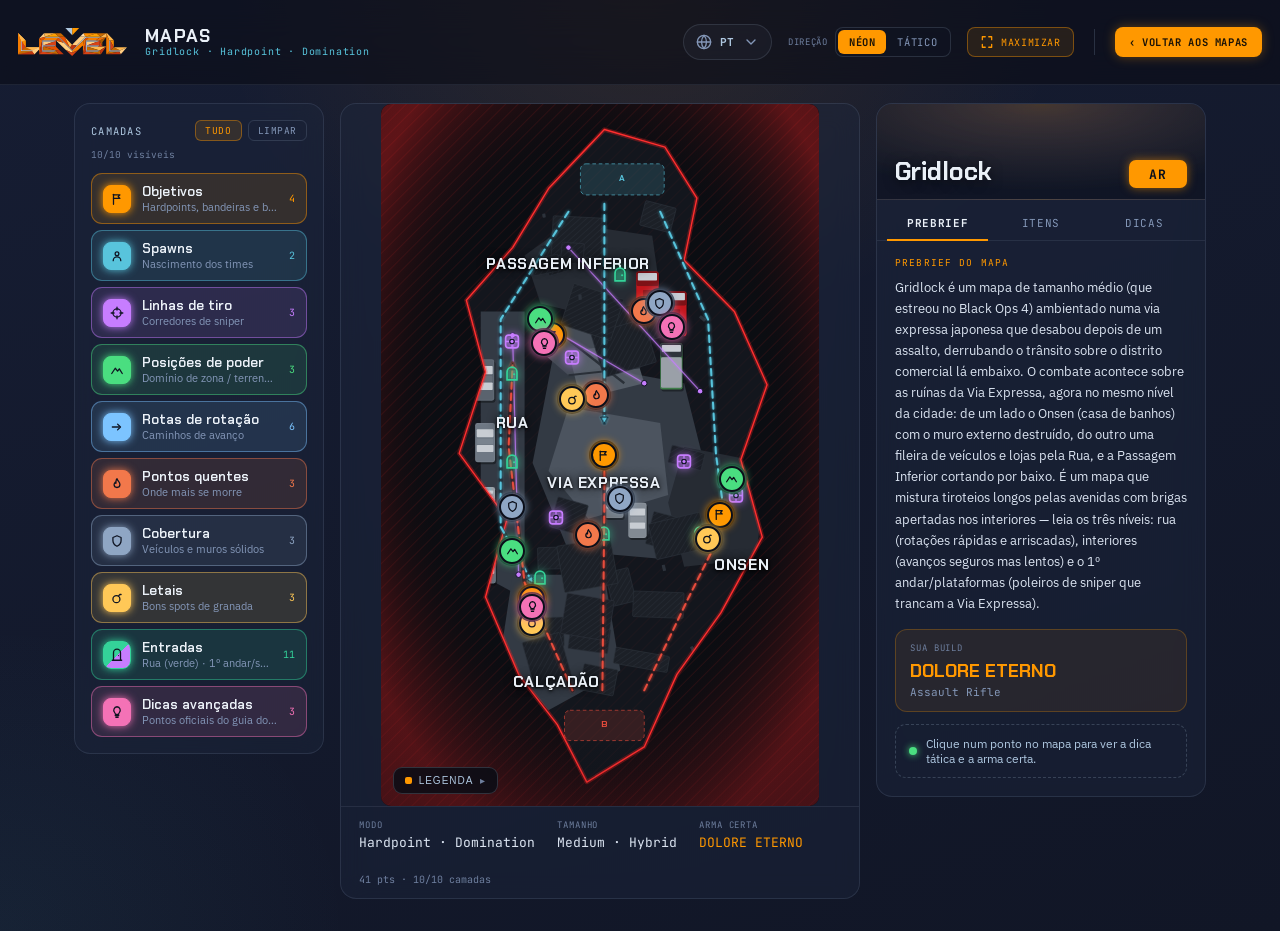
<file: maps-interactive/index.html>
<!DOCTYPE html>
<html lang="pt">
<head>
<meta charset="utf-8" />
<meta name="viewport" content="width=device-width, initial-scale=1.0" />
<title>LEVEL · Mapa — Gridlock</title>
<link rel="preconnect" href="https://fonts.googleapis.com">
<link rel="preconnect" href="https://fonts.gstatic.com" crossorigin>
<link href="https://fonts.googleapis.com/css2?family=Chakra+Petch:wght@500;600;700;800&family=IBM+Plex+Sans:wght@400;500;600&family=JetBrains+Mono:wght@400;500;700&family=Black+Ops+One&display=swap" rel="stylesheet">
<link rel="stylesheet" href="map.css" />
<!-- v2.79.0: React vendorizado localmente (vendor/) + app.js pré-transpilado (esbuild).
     Zero dependência de CDN externo em runtime → carrega mesmo atrás de firewall corporativo. -->
<script src="vendor/react.production.min.js"></script>
<script src="vendor/react-dom.production.min.js"></script>
<script src="ds-bundle.js"></script>
<script src="gridlock-map.js"></script>
<script src="poi-data.js"></script>
<script src="image-slot.js"></script>
</head>
<body>
<div id="root"></div>
<script src="app.js"></script>
<script>
  (function () {
    var root = document.getElementById('root');
    try {
      var App = window.MapasInterativo;
      if (!window.React || !window.ReactDOM || typeof App !== 'function') throw new Error('libs/app não carregaram');
      var full = new URLSearchParams(location.search).get('full') === '1';
      window.ReactDOM.createRoot(root).render(window.React.createElement(App, { full: full }));
      // avisa o Hub (pai) que montou — desarma o watchdog do overlay
      try { if (window.parent && window.parent !== window) window.parent.postMessage({ type: 'level:map-mounted' }, '*'); } catch (pe) {}
    } catch (e) {
      if (root) root.innerHTML =
        '<div style="padding:48px 24px;max-width:520px;margin:60px auto;text-align:center;font-family:system-ui,sans-serif;color:#AEC7E0">' +
          '<div style="font-size:34px;margin-bottom:8px">🗺️</div>' +
          '<h2 style="color:#FF9800;font-size:18px;margin:0 0 8px">Não foi possível carregar o mapa interativo</h2>' +
          '<p style="font-size:13px;line-height:1.5">Tenta recarregar a página. Se persistir, a tua rede pode estar a bloquear algum recurso.</p>' +
          '<pre style="color:#8497B8;font-size:11px;white-space:pre-wrap">' + ((e && e.message) || e) + '</pre>' +
          '<button type="button" onclick="try{window.parent.postMessage({type:\'level:map-close\'},\'*\')}catch(_){}" style="margin-top:16px;cursor:pointer;border:none;background:#FF9800;color:#1A1206;border-radius:8px;padding:9px 16px;font-family:system-ui,sans-serif;font-weight:700">‹ Voltar aos mapas</button>' +
        '</div>';
    }
  })();
</script>
</body>
</html>
</file>
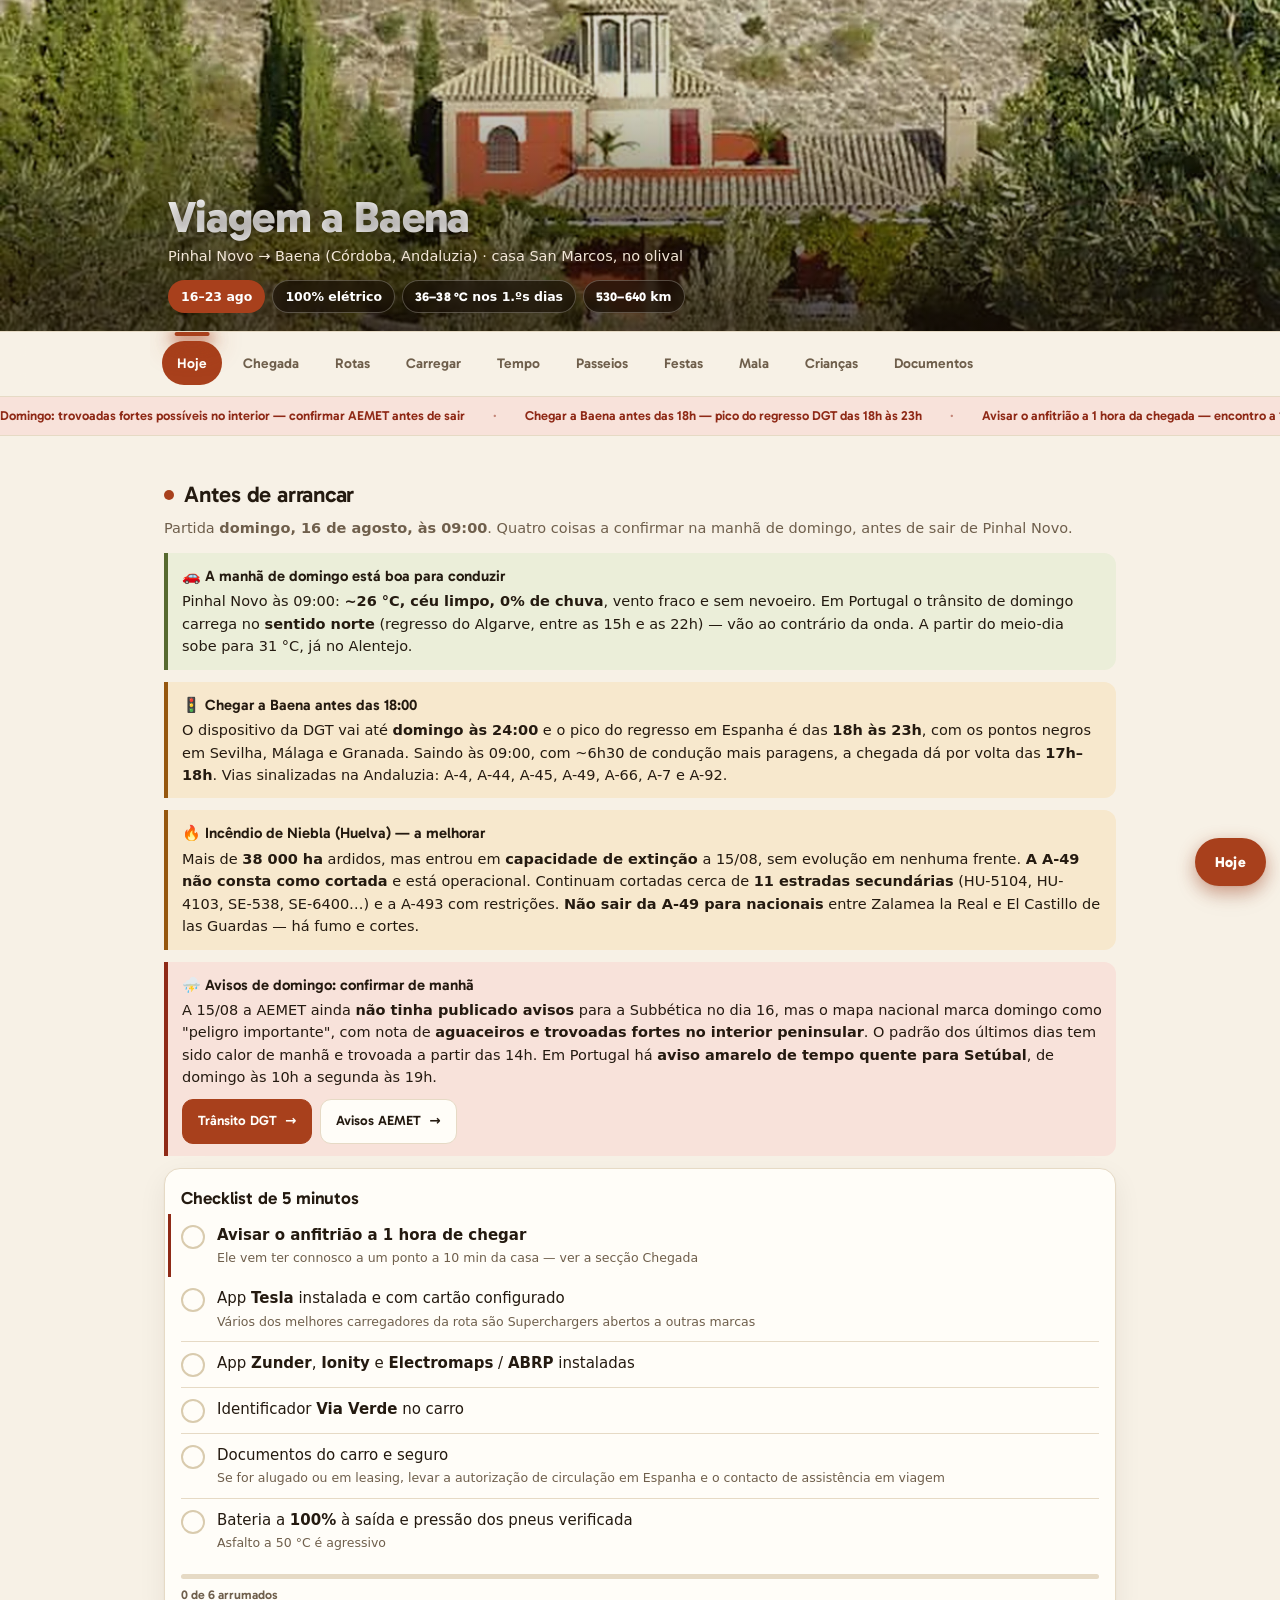
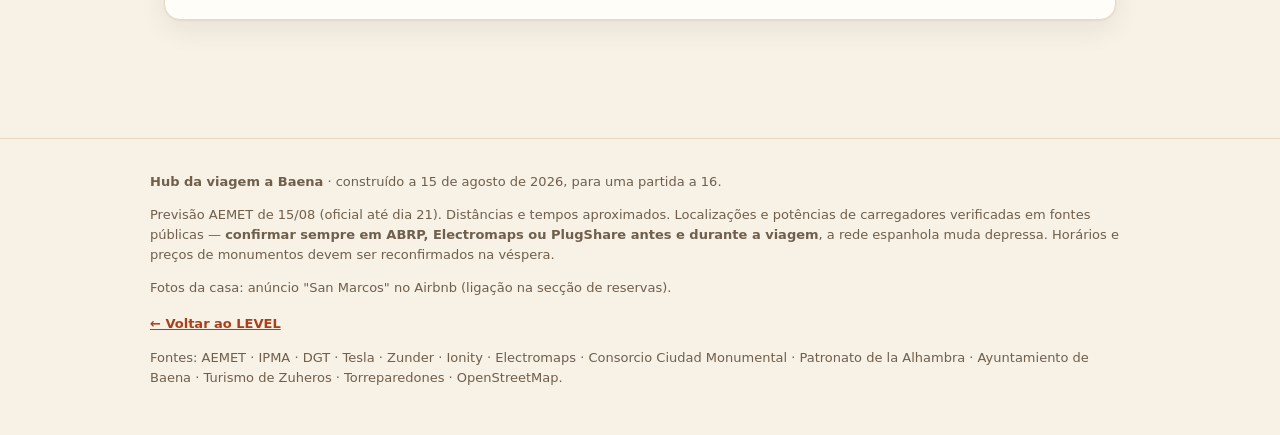
<file: baena-amigos.html>
<!DOCTYPE html>
<html lang="pt-PT">
<head>
<meta charset="utf-8">
<meta name="viewport" content="width=device-width, initial-scale=1, viewport-fit=cover">
<title>Viagem a Baena · 15–23 Ago 2026</title>
<meta name="robots" content="noindex, nofollow">
<meta name="description" content="Guia da viagem a Baena, Andaluzia - rotas, carregamento eletrico, previsao do tempo, passeios e listas de mala.">
<meta name="theme-color" content="#f7f1e6" media="(prefers-color-scheme: light)">
<meta name="theme-color" content="#171009" media="(prefers-color-scheme: dark)">
<meta property="og:title" content="Viagem a Baena &middot; 15&ndash;23 Ago 2026">
<meta property="og:description" content="Rotas, carregamento, tempo, passeios e listas de mala.">
<meta property="og:type" content="website">
<link rel="icon" href="data:image/svg+xml,%3Csvg xmlns=%27http://www.w3.org/2000/svg%27 viewBox=%270 0 100 100%27%3E%3Crect width=%27100%27 height=%27100%27 rx=%2724%27 fill=%27%23a8401c%27/%3E%3Ccircle cx=%2750%27 cy=%2750%27 r=%2721%27 fill=%27%23f7f1e6%27/%3E%3C/svg%3E">

<script>
/* ============================================================
   COORDENADAS [lat, lon] — resolvidas via Nominatim / Photon (OSM), ago 2026.
   Corrigir à mão aqui se algum ponto estiver mal; o mapa redesenha sozinho.
   ============================================================ */
const GEO = {
  "Pinhal Novo":[38.6301,-8.9128], "Alcácer do Sal":[38.3730,-8.5123], "Grândola":[38.1766,-8.5670],
  "Aljustrel":[37.8903,-8.1964],   "Beja":[38.0154,-7.8650],           "Serpa":[37.9437,-7.5967],
  "Vila Verde de Ficalho":[37.9472,-7.3004], "Almodôvar":[37.5116,-8.0603],
  "Castro Marim":[37.2179,-7.4457],"Ayamonte":[37.2158,-7.4060],       "Loulé":[37.1400,-8.0233],
  "Huelva":[37.2576,-6.9485],      "Benacazón":[37.3544,-6.1961],      "Aracena":[37.8949,-6.5624],
  "Santa Olalla del Cala":[37.9067,-6.2293], "Estremoz":[38.8433,-7.5869], "Elvas":[38.8806,-7.1637],
  "Badajoz":[38.8782,-6.9701],     "Mérida":[38.9175,-6.3444],         "Zafra":[38.4253,-6.4194],
  "Monesterio":[38.0876,-6.2733],  "Sevilha":[37.3886,-5.9953],
  "Alcalá de Guadaíra":[37.3398,-5.8408], "Bormujos":[37.3716,-6.0713],
  "Écija":[37.5406,-5.0796],       "La Carlota":[37.6746,-4.9325],     "Córdoba":[37.8846,-4.7760],
  "Monturque":[37.4733,-4.5815],   "Baena":[37.6173,-4.3244]
};
/* As três rotas, pelos waypoints do brief (a linha desenhada segue esta ordem) */
const ROTAS = [
  {n:1, nome:"Algarve", via:["Pinhal Novo","Alcácer do Sal","Almodôvar","Castro Marim","Ayamonte","Huelva","Benacazón","Sevilha","Écija","Baena"]},
  {n:2, nome:"Aracena", via:["Pinhal Novo","Grândola","Aljustrel","Beja","Serpa","Vila Verde de Ficalho","Aracena","Santa Olalla del Cala","Sevilha","Écija","Baena"]},
  {n:3, nome:"Badajoz", via:["Pinhal Novo","Estremoz","Elvas","Badajoz","Mérida","Zafra","Monesterio","Sevilha","Écija","Baena"]}
];
/* Carregamento rápido (marcador ⚡ no mapa) */
const CARREGADORES = ["Alcácer do Sal","Aljustrel","Almodôvar","Estremoz","Loulé","Mérida","Monesterio","Benacazón","Alcalá de Guadaíra","Bormujos","La Carlota","Córdoba","Monturque"];
/* Passeios: [lat, lon, km de carro a partir de Baena, id do <details>]
   km = distância de estrada indicada na secção passeios (Castro del Río/Espejo/D. Mencía: estimados dentro do intervalo 13–26). */
const PASSEIOS = {
  "Luque":[37.5587,-4.2786,9,"d-luque"],          "Zuheros":[37.5434,-4.3149,13,"d-zuheros"],
  "Doña Mencía":[37.5546,-4.3574,13,"d-castro"],  "Castro del Río":[37.6912,-4.4827,20,"d-castro"],
  "Espejo":[37.6789,-4.5538,26,"d-castro"],       "Cabra":[37.4718,-4.4336,26,"d-cabra"],
  "Torreparedones":[37.7544,-4.3726,26,"d-torreparedones"], "Priego de Córdoba":[37.4384,-4.1980,31,"d-priego"],
  "Almedinilla":[37.4405,-4.0961,40,"d-almedinilla"], "Alcalá la Real":[37.4620,-3.9224,49,"d-alcala"],
  "Rute":[37.3253,-4.3700,50,"d-rute"],           "Córdoba":[37.8846,-4.7760,62,"d-cordoba"],
  "Iznájar":[37.2573,-4.3077,62,"d-iznajar"],     "Jaén":[37.7729,-3.7883,66,"d-jaen"],
  "Aquasierra":[37.9505,-4.5534,84,"d-aquasierra"], "Antequera":[37.0184,-4.5597,86,"d-antequera"],
  "Granada":[37.1735,-3.5995,103,"d-granada"],    "Caminito":[36.8782,-4.8468,126,"d-caminito"],
  "Málaga":[36.7648,-4.4422,129,"d-malaga"],      "Setenil":[36.8622,-5.1787,153,"d-setenil"],
  "Ronda":[36.7421,-5.1666,164,"d-setenil"],      "Sevilha·Isla Mágica":[37.3886,-5.9953,183,"d-sevilha"],
  "Cazorla":[37.9129,-3.0039,186,"d-cazorla"],    "Nerja":[36.7469,-3.8790,188,"d-nerja"]
};
</script>

<style>
  @font-face{font-family:'Gabarito';src:url('assets/baena/gabarito-600.woff2') format('woff2');font-weight:600;font-style:normal;font-display:swap}
  @font-face{font-family:'Gabarito';src:url('assets/baena/gabarito-800.woff2') format('woff2');font-weight:800;font-style:normal;font-display:swap}
  :root{
    --bg:#f7f1e6; --surface:#fffdf8; --ink:#241a10; --muted:#6f5f4c; --line:#e6dac5;
    --brand:#a8401c; --brand-soft:#f6e6dc; --cal:#fffdf8;
    --olive:#57692f; --olive-soft:#ebeed9;
    --azul:#20607f; --azul-soft:#e2edf3;
    --warn:#96570e; --warn-soft:#f7e8cd;
    --danger:#8f2a17; --danger-soft:#f8e2da;
    --r1:#20607f; --r2:#57692f; --r3:#b0621d;
    --terra:#efe5cf; --terra-line:#d9cbae; --mar:#dfeaf0; --rio:#b5cfdd;
    --radius:16px; --shadow:0 1px 2px rgba(36,26,16,.05),0 10px 28px rgba(36,26,16,.07);
    --display:'Gabarito',ui-sans-serif,system-ui,-apple-system,"Segoe UI",sans-serif;
    --navh:62px;
  }
  @media (prefers-color-scheme:dark){
    :root:not([data-tema="claro"]){
      --bg:#171009; --surface:#221910; --ink:#f4ead9; --muted:#b5a288; --line:#392c1c;
      --brand:#e58053; --brand-soft:#372014; --cal:#fffdf8;
      --olive:#adc172; --olive-soft:#242b14;
      --azul:#82bad6; --azul-soft:#152632;
      --warn:#e3a558; --warn-soft:#2f2210;
      --danger:#ee9078; --danger-soft:#341811;
      --r1:#82bad6; --r2:#adc172; --r3:#e0985a;
      --terra:#251c11; --terra-line:#41321f; --mar:#101a21; --rio:#2c4353;
      --shadow:0 1px 2px rgba(0,0,0,.45),0 10px 28px rgba(0,0,0,.38);
    }
  }
  :root[data-tema="escuro"]{
      --bg:#171009; --surface:#221910; --ink:#f4ead9; --muted:#b5a288; --line:#392c1c;
      --brand:#e58053; --brand-soft:#372014; --cal:#fffdf8;
      --olive:#adc172; --olive-soft:#242b14;
      --azul:#82bad6; --azul-soft:#152632;
      --warn:#e3a558; --warn-soft:#2f2210;
      --danger:#ee9078; --danger-soft:#341811;
      --r1:#82bad6; --r2:#adc172; --r3:#e0985a;
      --terra:#251c11; --terra-line:#41321f; --mar:#101a21; --rio:#2c4353;
      --shadow:0 1px 2px rgba(0,0,0,.45),0 10px 28px rgba(0,0,0,.38);
  }
  *{box-sizing:border-box}
  html{-webkit-text-size-adjust:100%;scroll-behavior:smooth}
  body{margin:0;background:var(--bg);color:var(--ink);
    font:16px/1.55 ui-sans-serif,system-ui,-apple-system,"Segoe UI",Roboto,"Helvetica Neue",sans-serif;
    padding-bottom:env(safe-area-inset-bottom)}
  a{color:var(--brand)}
  a:hover{color:var(--danger)}
  :focus-visible{outline:3px solid var(--brand);outline-offset:2px;border-radius:6px}
  .skip{position:absolute;left:-9999px;top:0;background:var(--brand);color:var(--cal);padding:10px 16px;z-index:99;border-radius:0 0 10px 0;font-weight:700}
  .skip:focus{left:0}
  .wrap{max-width:980px;margin:0 auto}

  /* ---------- HERO ---------- */
  header.hero{position:relative;height:clamp(238px,60vw,332px);overflow:hidden;border-bottom:1px solid var(--line)}
  .hero picture,.hero img{position:absolute;inset:0;width:100%;height:100%;object-fit:cover;object-position:50% 38%}
  .hero .veu{position:absolute;inset:0;background:linear-gradient(182deg,rgba(24,13,5,.16) 30%,rgba(24,13,5,.72) 88%)}
  .hero .wrap{position:relative;z-index:2;height:100%;display:flex;flex-direction:column;justify-content:flex-end;padding:18px}
  .hero h1{margin:0;font-family:var(--display);font-weight:800;font-size:clamp(30px,7.6vw,44px);line-height:1.02;letter-spacing:-.015em;color:#fff;text-shadow:0 1px 14px rgba(20,10,4,.45)}
  .hero .sub{margin:5px 0 0;color:#f3e7d8;font-size:14.5px;font-weight:500;text-shadow:0 1px 8px rgba(20,10,4,.5)}
  .chips{display:flex;flex-wrap:wrap;gap:7px;margin-top:12px}
  .chip{background:rgba(20,11,5,.58);border:1px solid rgba(255,250,240,.26);border-radius:999px;color:#fff;white-space:nowrap;
    padding:6px 12px;font-size:12.5px;font-weight:600;backdrop-filter:blur(5px);-webkit-backdrop-filter:blur(5px)}
  .chip b{font-family:var(--display);font-weight:800;letter-spacing:.01em}
  .chip.chip-hoje{background:var(--brand);border-color:transparent}

  /* ---------- NAV ---------- */
  nav{position:sticky;top:0;z-index:30;background:color-mix(in srgb,var(--bg) 86%,transparent);
    backdrop-filter:blur(12px);-webkit-backdrop-filter:blur(12px);border-bottom:1px solid var(--line)}
  nav .wrap{display:flex;gap:6px;overflow-x:auto;padding:9px 12px;scrollbar-width:none;align-items:center}
  nav .wrap::-webkit-scrollbar{display:none}
  nav a{flex:0 0 auto;text-decoration:none;color:var(--muted);font-family:var(--display);font-weight:600;font-size:14px;
    padding:11px 14px;border-radius:999px;border:1px solid transparent;white-space:nowrap;transition:background .15s,color .15s}
  nav a:hover{color:var(--ink);background:var(--surface);border-color:var(--line)}
  nav a[aria-current]{color:var(--cal)}
  nav .wrap{position:relative}
  .lamp{position:absolute;top:9px;left:0;width:0;height:44px;border-radius:999px;background:var(--brand);z-index:0;pointer-events:none;
    transition:transform .45s cubic-bezier(.3,1.35,.35,1),width .45s cubic-bezier(.3,1.35,.35,1)}
  .lamp::before{content:"";position:absolute;top:-9.5px;left:50%;translate:-50% 0;width:58%;height:4px;border-radius:99px;background:var(--brand);
    box-shadow:0 3px 14px 3px color-mix(in srgb,var(--brand) 60%,transparent),0 6px 26px 8px color-mix(in srgb,var(--brand) 28%,transparent)}
  .lamp.sem-anim{transition:none}
  nav a{position:relative;z-index:1}
  .ticker{background:var(--danger-soft);color:var(--danger);border-bottom:1px solid var(--line);overflow:hidden}
  .ticker-in{display:inline-flex;align-items:center;gap:28px;padding:9px 14px 9px 0;white-space:nowrap;will-change:transform;
    font-family:var(--display);font-weight:600;font-size:13px;animation:ticker 34s linear infinite}
  .ticker-in i{font-style:normal;opacity:.5}
  .ticker:hover .ticker-in{animation-play-state:paused}
  @keyframes ticker{to{transform:translateX(-50%)}}
  #fab-hoje{position:fixed;right:14px;bottom:calc(14px + env(safe-area-inset-bottom));z-index:41;min-height:48px;padding:0 20px;
    border-radius:999px;border:0;background:var(--brand);color:var(--cal);font-family:var(--display);font-weight:800;font-size:14.5px;
    letter-spacing:.02em;box-shadow:0 6px 18px color-mix(in srgb,var(--brand) 45%,transparent),var(--shadow);cursor:pointer}
  #fab-hoje[aria-pressed="true"]{background:var(--ink);color:var(--bg)}
  .pre{opacity:0;translate:0 16px}
  :is(.card,.callout,.faixa,details,.prog-sec,.diarow,.tl){transition:opacity .55s ease,translate .55s ease,transform .22s ease,border-color .22s ease,box-shadow .22s ease}
  @media(hover:hover){
    .card:hover,details:hover{transform:translateY(-2px);border-color:color-mix(in srgb,var(--brand) 42%,var(--line));
      box-shadow:0 4px 10px rgba(36,26,16,.08),0 16px 36px rgba(36,26,16,.12)}
  }
  .shine{background:linear-gradient(108deg,#fff 42%,#ffd9c2 50%,#fff 58%);background-size:240% 100%;background-position:120% 0;
    -webkit-background-clip:text;background-clip:text;-webkit-text-fill-color:transparent;
    animation:shine 7.5s ease-in-out 1.2s infinite}
  @keyframes shine{0%{background-position:120% 0}55%{background-position:-60% 0}100%{background-position:-60% 0}}
  #chip-dia b{display:inline-block;animation:rolo .55s cubic-bezier(.2,1.25,.3,1) .3s backwards}
  @keyframes rolo{from{opacity:0;transform:translateY(.65em)}}
  nav{transition:transform .3s ease}
  nav.oculta{transform:translateY(-100%)}
  .btn[target]::after{content:"\2192";display:inline-block;margin-left:8px;transition:translate .2s ease}
  @media(hover:hover){.btn[target]:hover::after{translate:4px 0}}
  .fotos-casa picture{display:block;position:relative;border-radius:10px;transition:transform .18s ease;will-change:transform}
  .fotos-casa .glare{position:absolute;inset:0;border-radius:10px;pointer-events:none;opacity:0;transition:opacity .2s;
    background:radial-gradient(220px circle at var(--gx,50%) var(--gy,50%),rgba(255,255,255,.34),transparent 62%)}
  body.paginas main > section{display:none}
  body.paginas main > section.ativa{display:block;animation:secIn .28s ease}
  body.paginas .faixa{display:none}
  body.paginas .faixa.ativa{display:block}
  @keyframes secIn{from{opacity:0;translate:0 10px}}

  main{padding:8px 14px 60px}
  section{margin:34px 0 0;scroll-margin-top:calc(var(--navh) + 12px)}
  h2{font-family:var(--display);font-weight:600;font-size:22.5px;margin:0 0 4px;letter-spacing:-.01em;display:flex;align-items:center;gap:10px}
  h2 .dot{width:10px;height:10px;border-radius:50%;background:var(--brand);flex:0 0 auto}
  .lead{color:var(--muted);font-size:14.5px;margin:0 0 14px;text-wrap:pretty}

  .card{background:var(--surface);border:1px solid var(--line);border-radius:var(--radius);
    padding:16px 16px 14px;box-shadow:var(--shadow);margin-bottom:14px}
  .card h3{margin:0 0 2px;font-family:var(--display);font-weight:600;font-size:17.5px;letter-spacing:-.005em}
  .card .meta{color:var(--muted);font-size:13.5px;margin:0 0 10px}
  .grid{display:grid;gap:14px}
  @media(min-width:720px){.grid.two{grid-template-columns:1fr 1fr}}

  .tag{display:inline-block;font-family:var(--display);font-size:11.5px;font-weight:600;letter-spacing:.05em;text-transform:uppercase;
    padding:4px 10px;border-radius:999px;margin:0 6px 8px 0}
  .t-best{background:var(--olive-soft);color:var(--olive)}
  .t-alt{background:var(--azul-soft);color:var(--azul)}
  .t-warn{background:var(--warn-soft);color:var(--warn)}
  .t-no{background:var(--danger-soft);color:var(--danger)}

  ul.pro,ul.con{margin:6px 0 10px;padding-left:0;list-style:none}
  ul.pro li,ul.con li{position:relative;padding-left:24px;margin:5px 0;font-size:14.5px}
  ul.pro li::before{content:"+";position:absolute;left:5px;top:-1px;color:var(--olive);font-weight:800}
  ul.con li::before{content:"−";position:absolute;left:5px;top:-1px;color:var(--danger);font-weight:800}

  table{width:100%;border-collapse:collapse;font-size:14px;margin:4px 0 2px}
  th,td{text-align:left;padding:9px;border-bottom:1px solid var(--line);vertical-align:top}
  th{font-size:11.5px;text-transform:uppercase;letter-spacing:.06em;color:var(--muted);font-weight:700}
  tbody tr:last-child td{border-bottom:0}
  .tbl-scroll{overflow-x:auto;-webkit-overflow-scrolling:touch}

  .badge{display:inline-block;font-family:var(--display);font-weight:600;font-size:11.5px;letter-spacing:.04em;
    padding:3px 9px;border-radius:999px;white-space:nowrap}
  .b-imp{background:var(--danger-soft);color:var(--danger)}
  .b-rec{background:var(--warn-soft);color:var(--warn)}
  .b-ok{background:var(--olive-soft);color:var(--olive)}
  .b-info{background:var(--azul-soft);color:var(--azul)}

  .callout{border-left:4px solid var(--brand);background:var(--brand-soft);padding:12px 14px;
    border-radius:0 12px 12px 0;font-size:14.5px;margin:12px 0;text-wrap:pretty}
  .callout.warn{border-color:var(--warn);background:var(--warn-soft)}
  .callout.danger{border-color:var(--danger);background:var(--danger-soft)}
  .callout.ok{border-color:var(--olive);background:var(--olive-soft)}
  .callout b{font-weight:600}
  .callout>b:first-child{display:block;margin-bottom:2px;font-family:var(--display);font-weight:600;font-size:15px}

  /* stepper vertical */
  .steps{list-style:none;padding:0;margin:8px 0 0;counter-reset:s}
  .steps li{counter-increment:s;position:relative;padding:9px 0 12px 42px;font-size:14.5px}
  .steps li::before{content:counter(s);position:absolute;left:0;top:7px;width:28px;height:28px;border-radius:50%;z-index:1;
    background:var(--brand);color:var(--cal);font-family:var(--display);font-size:13.5px;font-weight:800;display:grid;place-items:center}
  .steps li::after{content:"";position:absolute;left:13px;top:37px;bottom:-4px;width:2px;background:var(--line)}
  .steps li:last-child::after{display:none}

  /* checklists */
  .pack{list-style:none;padding:0;margin:0}
  .pack li{display:flex;gap:12px;align-items:flex-start;padding:10px 0;border-bottom:1px solid var(--line);font-size:15px;cursor:pointer}
  .pack li:last-child{border-bottom:0}
  .pack input{appearance:none;-webkit-appearance:none;flex:0 0 auto;width:24px;height:24px;margin:1px 0 0;
    border:2px solid var(--terra-line);border-radius:50%;background:var(--surface);cursor:pointer;position:relative;transition:background .15s,border-color .15s}
  .pack input:checked{background:var(--olive);border-color:var(--olive)}
  .pack input:checked::after{content:"";position:absolute;left:7px;top:3px;width:5px;height:11px;
    border:solid var(--cal);border-width:0 2.5px 2.5px 0;transform:rotate(43deg)}
  .pack input:checked + span{text-decoration:line-through;color:var(--muted)}
  .pack .note{display:block;font-size:12.5px;color:var(--muted);text-decoration:none!important;margin-top:1px}
  .pack li.crit{border-left:3px solid var(--danger);padding-left:10px;margin-left:-13px}
  .counter{font-size:12.5px;color:var(--muted);font-weight:600;margin-top:6px;font-family:var(--display)}
  .meter{height:5px;border-radius:99px;background:var(--line);overflow:hidden;margin-top:12px}
  .meter i{display:block;height:100%;width:0;border-radius:99px;background:var(--olive);transition:width .3s ease}
  .prog-sec{display:flex;align-items:center;gap:12px;background:var(--surface);border:1px solid var(--line);
    border-radius:12px;padding:10px 14px;margin:0 0 14px;box-shadow:var(--shadow)}
  .prog-sec .meter{flex:1;margin:0;height:7px}
  .prog-sec b{font-family:var(--display);font-weight:800;font-size:14px;white-space:nowrap}

  ul.has{list-style:none;padding:0;margin:0}
  ul.has li{position:relative;padding:9px 0 9px 28px;border-bottom:1px solid var(--line);font-size:15px}
  ul.has li:last-child{border-bottom:0}
  ul.has li::before{content:"";position:absolute;left:4px;top:15px;width:11px;height:6px;
    border:solid var(--olive);border-width:0 0 2.5px 2.5px;transform:rotate(-45deg)}
  ul.has b{display:block;font-size:12.5px;color:var(--muted);font-weight:400;margin-top:1px}
  .kv{list-style:none;padding:0;margin:0;font-size:14.5px}
  .kv li{display:flex;justify-content:space-between;gap:14px;padding:8px 0;border-bottom:1px solid var(--line)}
  .kv li:last-child{border-bottom:0}
  .kv span:first-child{color:var(--muted)}
  .kv span:last-child{font-weight:600;text-align:right}

  /* acordeão passeios */
  details{border:1px solid var(--line);border-radius:14px;background:var(--surface);margin-bottom:10px;box-shadow:var(--shadow)}
  details[open]{border-color:color-mix(in srgb,var(--brand) 45%,var(--line))}
  summary{cursor:pointer;padding:14px 15px;font-family:var(--display);font-weight:600;font-size:15.5px;list-style:none;
    display:flex;justify-content:space-between;gap:10px;align-items:center;min-height:48px}
  summary::-webkit-details-marker{display:none}
  summary::after{content:"";flex:0 0 auto;width:9px;height:9px;border:solid var(--muted);border-width:0 2px 2px 0;
    transform:rotate(45deg) translateY(-2px);transition:transform .2s}
  details[open] summary::after{transform:rotate(-135deg) translateY(-2px)}
  details .body{padding:0 15px 14px;font-size:14.5px}
  .dist{font-family:var(--display);font-size:12px;font-weight:600;color:var(--brand);white-space:nowrap;
    background:var(--brand-soft);border-radius:999px;padding:4px 9px;margin-left:auto}
  summary .tag{margin:0}
  .sub-h{font-family:var(--display);font-size:13px;font-weight:600;color:var(--muted);letter-spacing:.08em;text-transform:uppercase;margin:22px 0 10px;display:flex;align-items:center;gap:8px}
  .sub-h::after{content:"";flex:1;height:1px;background:var(--line)}
  .sub-h .gd{width:8px;height:8px;border-radius:50%;flex:0 0 auto}

  /* filtros passeios */
  .filtros{display:flex;gap:7px;overflow-x:auto;padding:2px 0 10px;scrollbar-width:none}
  .filtros::-webkit-scrollbar{display:none}
  .filtros button{flex:0 0 auto;cursor:pointer;font-family:var(--display);font-weight:600;font-size:13.5px;
    padding:10px 14px;min-height:44px;border-radius:999px;border:1px solid var(--line);background:var(--surface);color:var(--muted)}
  .filtros button[aria-pressed="true"]{background:var(--ink);color:var(--bg);border-color:var(--ink)}

  /* mapa rotas */
  .mapa-ctl{display:flex;gap:6px;flex-wrap:wrap;margin:2px 0 10px}
  .mapa-ctl button{cursor:pointer;font-family:var(--display);font-weight:600;font-size:13.5px;min-height:44px;
    padding:9px 13px;border-radius:11px;border:1px solid var(--line);background:var(--surface);color:var(--muted);
    display:inline-flex;align-items:center;gap:7px}
  .mapa-ctl button .sw{width:14px;height:5px;border-radius:3px;display:inline-block}
  .mapa-ctl button[aria-pressed="true"]{border-color:var(--ink);color:var(--ink);background:var(--bg);box-shadow:inset 0 0 0 1px var(--ink)}
  #mapa-svg svg{display:block;width:100%;height:auto;border-radius:12px;background:var(--mar)}
  .legenda{display:flex;flex-wrap:wrap;gap:5px 16px;margin-top:10px;font-size:12.5px;color:var(--muted)}
  .legenda span{display:inline-flex;align-items:center;gap:6px}
  .legenda i{font-style:normal;display:inline-block}
  .rcard{border-left:4px solid var(--line);transition:opacity .2s}
  .rcard.rota1{border-left-color:var(--r1)}
  .rcard.rota2{border-left-color:var(--r2)}
  .rcard.rota3{border-left-color:var(--r3)}
  #rotas[data-rota="1"] .rcard:not(.rota1),#rotas[data-rota="2"] .rcard:not(.rota2),#rotas[data-rota="3"] .rcard:not(.rota3){opacity:.42}

  /* tempo — cartões de dia */
  .diarow{display:grid;grid-auto-flow:column;grid-auto-columns:122px;gap:10px;overflow-x:auto;
    scroll-snap-type:x proximity;padding:2px 2px 10px;-webkit-overflow-scrolling:touch}
  .dia{scroll-snap-align:start;background:var(--surface);border:1px solid var(--line);border-radius:14px;
    padding:11px 12px 12px;box-shadow:var(--shadow);position:relative;overflow:hidden;display:flex;flex-direction:column;gap:2px}
  .dia::before{content:"";position:absolute;top:0;left:0;right:0;height:4px;background:var(--heat,var(--line))}
  .dia.q38{--heat:var(--danger)} .dia.q36{--heat:color-mix(in srgb,var(--danger) 72%,var(--warn))}
  .dia.q33{--heat:var(--warn)}  .dia.q30{--heat:var(--olive)}
  .dia .wd{font-size:11px;font-weight:700;letter-spacing:.08em;text-transform:uppercase;color:var(--muted)}
  .dia .num{font-family:var(--display);font-weight:800;font-size:22px;line-height:1}
  .dia .max{font-family:var(--display);font-weight:800;font-size:27px;line-height:1.05;color:var(--heat,var(--ink));margin-top:4px}
  .dia .min{font-size:12.5px;color:var(--muted)}
  .dia .pills{display:flex;gap:4px;flex-wrap:wrap;margin-top:6px}
  .dia .pill{font-family:var(--display);font-size:10.5px;font-weight:600;padding:2px 7px;border-radius:99px}
  .dia .p-uv{background:var(--warn-soft);color:var(--warn)}
  .dia .p-uv.alto{background:var(--danger-soft);color:var(--danger)}
  .dia .p-ch{background:var(--azul-soft);color:var(--azul)}
  .dia .nota{font-size:11.5px;line-height:1.35;color:var(--muted);margin-top:6px;text-wrap:pretty}
  .dia.hoje-dia{border-color:var(--brand);box-shadow:0 0 0 2px var(--brand),var(--shadow)}
  .dia.modelo{border-style:dashed}

  /* agenda — linha temporal */
  .tl{position:relative;margin-top:4px}
  .tl-head{display:grid;grid-template-columns:repeat(8,1fr);font-family:var(--display);font-size:11.5px;font-weight:600;
    color:var(--muted);text-align:center;border-bottom:1px solid var(--line);padding-bottom:5px;margin-bottom:8px}
  .tl-body{display:grid;grid-template-columns:repeat(8,1fr);grid-auto-rows:44px;row-gap:7px;position:relative}
  .ev{border-radius:9px;padding:4px 8px;font-size:11.5px;line-height:1.25;overflow:hidden;align-self:center;height:40px;
    display:flex;flex-direction:column;justify-content:center;white-space:nowrap;position:relative}
  .ev b{font-family:var(--display);font-weight:600;font-size:12px;overflow:hidden;text-overflow:ellipsis}
  .ev small{opacity:.85;overflow:hidden;text-overflow:ellipsis;font-size:10.5px}
  .ev.c1{background:var(--olive-soft);color:var(--olive)}
  .ev.c2{background:var(--azul-soft);color:var(--azul)}
  .ev.c3{background:var(--warn-soft);color:var(--warn)}
  .ev.c4{background:var(--brand-soft);color:var(--brand)}
  .ev.desde::before{content:"◂";position:absolute;left:2px;top:50%;translate:0 -50%;font-size:9px;opacity:.7}
  .ev.desde{padding-left:12px}
  .tl-hoje{position:absolute;top:-6px;bottom:0;width:2px;background:var(--brand);z-index:2;border-radius:2px}
  .tl-hoje::before{content:"hoje";position:absolute;top:-14px;left:50%;translate:-50% 0;font-family:var(--display);
    font-size:9.5px;font-weight:600;color:var(--brand);letter-spacing:.05em}

  /* faixas fotográficas */
  .faixa{margin:34px calc(50% - 50vw) 0;position:relative;height:clamp(120px,22vw,160px);overflow:hidden;
    border-block:1px solid var(--line)}
  .faixa img{width:100%;height:100%;object-fit:cover;display:block}

  /* casa / docs */
  .fotos-casa{display:grid;grid-template-columns:1fr 1fr;gap:8px;margin:10px 0 12px}
  .fotos-casa img{width:100%;height:100%;aspect-ratio:16/9;object-fit:cover;border-radius:10px;display:block;border:1px solid var(--line)}
  .btnrow{display:flex;flex-wrap:wrap;gap:8px;margin-top:10px}
  .btn{display:inline-flex;align-items:center;text-decoration:none;font-family:var(--display);font-size:13.5px;font-weight:600;
    padding:11px 15px;min-height:44px;border-radius:11px;border:1px solid var(--line);background:var(--surface);color:var(--ink)}
  .btn.primary{background:var(--brand);border-color:var(--brand);color:var(--cal)}

  /* painel modo hoje */
  #painel-hoje{display:none}
  body.modo-hoje main > section, body.modo-hoje main > section.ativa, body.modo-hoje .faixa, body.modo-hoje .faixa.ativa{display:none}
  body.modo-hoje #painel-hoje{display:block;margin-top:16px}
  #painel-hoje .data{font-family:var(--display);font-weight:800;font-size:24px;letter-spacing:-.01em;margin:4px 0 2px}
  #painel-hoje .dia{grid-auto-columns:unset}

  footer{border-top:1px solid var(--line);margin-top:44px;padding:20px 14px 34px;color:var(--muted);font-size:13px}
  footer p{text-wrap:pretty}

  #topo{position:fixed;right:14px;bottom:calc(76px + env(safe-area-inset-bottom));z-index:40;width:48px;height:48px;
    border-radius:50%;border:1px solid var(--line);background:var(--surface);color:var(--ink);font-size:19px;
    box-shadow:var(--shadow);cursor:pointer;opacity:0;pointer-events:none;transition:opacity .25s;font-family:var(--display)}
  #topo.on{opacity:1;pointer-events:auto}

  @media (prefers-reduced-motion:reduce){
    *,*::before,*::after{animation:none!important;transition:none!important}
    html{scroll-behavior:auto}
    .ticker-in{white-space:normal;animation:none}
  }
  @media print{
    nav,#topo,#fab-hoje,.ticker,.filtros,.mapa-ctl,.faixa,.btnrow{display:none!important}
    body{background:#fff;color:#000}
    header.hero{height:auto;border:0}
    .hero picture,.hero .veu{display:none}
    .hero .wrap{position:static;padding:0 0 10px}
    .hero h1,.hero .sub{color:#000;text-shadow:none}
    .chip{color:#000;border-color:#999;background:#fff}
    .card,details{box-shadow:none;break-inside:avoid}
    details:not([open]) .body{display:block}
    summary::after{display:none}
    .pre{opacity:1!important;translate:none!important}
    main > section{display:block!important}
    .diarow{grid-auto-flow:row;grid-template-columns:repeat(3,1fr);overflow:visible}
  }
</style>
</head>
<body>
<a class="skip" href="#hoje">Saltar para o conteúdo</a>

<header class="hero">
  <picture>
    <source srcset="assets/baena/hero-olival.webp" type="image/webp">
    <img src="assets/baena/hero-olival.jpg" width="1200" height="673" fetchpriority="high"
      alt="A casa San Marcos vista de longe: moradia vermelha com torre-mirador, encaixada entre oliveiras e ciprestes, com a encosta calcária atrás">
  </picture>
  <div class="veu"></div>
  <div class="wrap">
    <h1><span class="shine">Viagem a Baena</span></h1>
    <p class="sub">Pinhal Novo → Baena (Córdoba, Andaluzia) · casa San Marcos, no olival</p>
    <div class="chips">
      <span class="chip chip-hoje" id="chip-dia">16–23 ago</span>
      <span class="chip">100% elétrico</span>
      <span class="chip"><b>36–38 °C</b> nos 1.ºs dias</span>
      <span class="chip"><b>530–640</b> km</span>
    </div>
  </div>
</header>

<nav aria-label="Secções do guia">
  <div class="wrap">
    <a href="#hoje">Hoje</a>
    <a href="#casa">Chegada</a>
    <a href="#rotas">Rotas</a>
    <a href="#carga">Carregar</a>
    <a href="#tempo">Tempo</a>
    <a href="#passeios">Passeios</a>
    <a href="#agenda">Festas</a>
    <a href="#mala">Mala</a>
    <a href="#criancas">Crianças</a>
    <a href="#docs">Documentos</a>
  </div>
</nav>

<div class="ticker" role="note" aria-label="Avisos do dia">
  <div class="ticker-in">
    <span>Domingo: trovoadas fortes possíveis no interior — confirmar AEMET antes de sair</span><i>·</i>
    <span>Chegar a Baena antes das 18h — pico do regresso DGT das 18h às 23h</span><i>·</i>
    <span>Avisar o anfitrião a 1 hora da chegada — encontro a 10 min da casa</span><i>·</i>
  </div>
</div>

<main class="wrap">

<div id="painel-hoje" aria-live="polite"></div>

<!-- ===================== HOJE ===================== -->
<section id="hoje">
  <h2><span class="dot"></span>Antes de arrancar</h2>
  <p class="lead">Partida <b>domingo, 16 de agosto, às 09:00</b>. Quatro coisas a confirmar na manhã de domingo, antes de sair de Pinhal Novo.</p>

  <div class="callout ok">
    <b>🚗 A manhã de domingo está boa para conduzir</b>
    Pinhal Novo às 09:00: <b>~26 °C, céu limpo, 0% de chuva</b>, vento fraco e sem nevoeiro. Em Portugal o trânsito de domingo carrega no <b>sentido norte</b> (regresso do Algarve, entre as 15h e as 22h) — vão ao contrário da onda. A partir do meio-dia sobe para 31 °C, já no Alentejo.
  </div>

  <div class="callout warn">
    <b>🚦 Chegar a Baena antes das 18:00</b>
    O dispositivo da DGT vai até <b>domingo às 24:00</b> e o pico do regresso em Espanha é das <b>18h às 23h</b>, com os pontos negros em Sevilha, Málaga e Granada. Saindo às 09:00, com ~6h30 de condução mais paragens, a chegada dá por volta das <b>17h–18h</b>. Vias sinalizadas na Andaluzia: A-4, A-44, A-45, A-49, A-66, A-7 e A-92.
  </div>

  <div class="callout warn">
    <b>🔥 Incêndio de Niebla (Huelva) — a melhorar</b>
    Mais de <b>38 000 ha</b> ardidos, mas entrou em <b>capacidade de extinção</b> a 15/08, sem evolução em nenhuma frente. <b>A A-49 não consta como cortada</b> e está operacional. Continuam cortadas cerca de <b>11 estradas secundárias</b> (HU-5104, HU-4103, SE-538, SE-6400…) e a A-493 com restrições. <b>Não sair da A-49 para nacionais</b> entre Zalamea la Real e El Castillo de las Guardas — há fumo e cortes.
  </div>

  <div class="callout danger">
    <b>⛈️ Avisos de domingo: confirmar de manhã</b>
    A 15/08 a AEMET ainda <b>não tinha publicado avisos</b> para a Subbética no dia 16, mas o mapa nacional marca domingo como "peligro importante", com nota de <b>aguaceiros e trovoadas fortes no interior peninsular</b>. O padrão dos últimos dias tem sido calor de manhã e trovoada a partir das 14h. Em Portugal há <b>aviso amarelo de tempo quente para Setúbal</b>, de domingo às 10h a segunda às 19h.
    <div class="btnrow">
      <a class="btn primary" href="https://www.dgt.es/conoce-el-estado-del-trafico/" target="_blank" rel="noopener">Trânsito DGT</a>
      <a class="btn" href="https://www.aemet.es/es/eltiempo/prediccion/avisos" target="_blank" rel="noopener">Avisos AEMET</a>
    </div>
  </div>

  <div class="card">
    <h3>Checklist de 5 minutos</h3>
    <ul class="pack"><li class="crit"><input type="checkbox"><span><b>Avisar o anfitrião a 1 hora de chegar</b> <span class="note">Ele vem ter connosco a um ponto a 10 min da casa — ver a secção Chegada</span></span></li></ul>
    <ul class="pack">
      <li><input type="checkbox"><span>App <b>Tesla</b> instalada e com cartão configurado <span class="note">Vários dos melhores carregadores da rota são Superchargers abertos a outras marcas</span></span></li>
      <li><input type="checkbox"><span>App <b>Zunder</b>, <b>Ionity</b> e <b>Electromaps</b> / <b>ABRP</b> instaladas</span></li>
      <li><input type="checkbox"><span>Identificador <b>Via Verde</b> no carro</span></li>
      <li><input type="checkbox"><span>Documentos do carro e seguro <span class="note">Se for alugado ou em leasing, levar a autorização de circulação em Espanha e o contacto de assistência em viagem</span></span></li>
      <li><input type="checkbox"><span>Bateria a <b>100%</b> à saída e pressão dos pneus verificada <span class="note">Asfalto a 50 °C é agressivo</span></span></li>
    </ul>
  </div>
</section>

<!-- ===================== CASA ===================== -->
<section id="casa">
  <h2><span class="dot"></span>Chegada e casa</h2>
  <p class="lead">Informação do anfitrião. A primeira coisa é a mais importante — não se chega à casa sozinho.</p>

  <div class="callout danger">
    <b>📍 Avisar o anfitrião a 1 hora de Baena</b>
    Quando faltar <b>cerca de 1 hora</b> para chegar, mandar mensagem pelo Airbnb. Saindo às 09:00, isso dá por volta das <b>16h–17h</b> de domingo. Ele vai ter connosco a um ponto de encontro a <b>10 minutos da casa</b> e acompanha-nos até lá.
    <div class="btnrow">
      <a class="btn primary" href="https://maps.app.goo.gl/cXgz2e9ea7H98LjK7" target="_blank" rel="noopener">Ponto de encontro</a>
      <a class="btn" href="https://maps.app.goo.gl/ktUQmMfu5Rej8w3d7" target="_blank" rel="noopener">Contentores do lixo</a>
    </div>
  </div>

  <div class="grid two">
    <div class="card">
      <h3>A casa já tem</h3>
      <ul class="has">
        <li><span>Lençóis e toalhas</span></li>
        <li><span>Gel de banho e sabonete de mãos<b>Só para os primeiros dias — repor depois</b></span></li>
        <li><span>Papel higiénico<b>Também só para os primeiros dias</b></span></li>
        <li><span>Máquina de café italiana<b>Cafeteira de pressão, para o fogão</b></span></li>
        <li><span>Máquina de café de cápsulas</span></li>
        <li><span>Churrasqueira a carvão</span></li>
        <li><span>Máquina de lavar louça</span></li>
      </ul>
    </div>

    <div class="card">
      <h3>Levar ou comprar à chegada</h3>
      <ul class="pack">
        <li class="crit"><input type="checkbox"><span><b>Cápsulas de café</b> <span class="note">Perguntar ao anfitrião qual é o sistema antes de comprar — Nespresso, Dolce Gusto e Delta não são compatíveis entre si</span></span></li>
        <li><input type="checkbox"><span><b>Café moído</b> para a máquina italiana <span class="note">Moagem para cafeteira, não expresso fino</span></span></li>
        <li><input type="checkbox"><span><b>Carvão e acendalhas</b> para o churrasco</span></li>
        <li><input type="checkbox"><span><b>Pastilhas para a máquina de lavar louça</b> + abrilhantador e sal</span></li>
        <li><input type="checkbox"><span>Papel higiénico e gel de banho para o resto da semana <span class="note">Só há para os primeiros dias</span></span></li>
        <li><input type="checkbox"><span>Sacos do lixo</span></li>
      </ul>
    </div>
  </div>

  <div class="callout ok">
    <b>💬 Dúvidas</b>
    O anfitrião disse expressamente para escrever à vontade pelo Airbnb, antes ou durante a estadia.
  </div>
</section>

<!-- ===================== ROTAS ===================== -->
<section id="rotas">
  <h2><span class="dot"></span>Três rotas até Baena</h2>
  <p class="lead">Badajoz e Mérida já conhecem — por isso a rota clássica desce para terceiro lugar e as duas primeiras passam por sítios novos.</p>

  <div class="card">
    <div class="mapa-ctl" role="group" aria-label="Escolher rota no mapa">
      <button data-rota="0" aria-pressed="true">Todas</button>
      <button data-rota="1" aria-pressed="false"><span class="sw" style="background:var(--r1)"></span>1 · Algarve</button>
      <button data-rota="2" aria-pressed="false"><span class="sw" style="background:var(--r2)"></span>2 · Aracena</button>
      <button data-rota="3" aria-pressed="false"><span class="sw" style="background:var(--r3)"></span>3 · Badajoz</button>
    </div>
    <div id="mapa-svg" role="img" aria-label="Mapa esquemático do sudoeste da Península Ibérica com as três rotas de Pinhal Novo a Baena e os pontos de carregamento rápido"></div>
    <noscript><p class="meta">O mapa precisa de JavaScript; as rotas estão descritas nos cartões abaixo.</p></noscript>
    <div class="legenda">
      <span><i style="width:16px;height:5px;border-radius:3px;background:var(--r1)"></i>Rota 1</span>
      <span><i style="width:16px;height:5px;border-radius:3px;background:var(--r2)"></i>Rota 2</span>
      <span><i style="width:16px;height:5px;border-radius:3px;background:var(--r3)"></i>Rota 3</span>
      <span><i style="width:9px;height:9px;border-radius:50%;border:2px solid var(--muted)"></i>Paragem</span>
      <span><i style="width:11px;height:11px;border-radius:3px;background:var(--warn);clip-path:polygon(55% 0,15% 60%,45% 60%,40% 100%,85% 38%,52% 38%)"></i>Carregador rápido</span>
    </div>
    <p class="meta" style="margin:8px 0 0">Diagrama esquemático — posições reais (OSM), estradas simplificadas. Distâncias nos cartões.</p>
  </div>

  <!-- ROTA 1 -->
  <div class="card rcard rota1">
    <span class="tag t-best">Recomendada</span><span class="tag t-alt">Tudo autoestrada</span>
    <h3>Rota 1 · Algarve &amp; Huelva</h3>
    <p class="meta">A2 → A22 Via do Infante → ponte de Ayamonte → A-49 Huelva → Sevilha → A-4 Écija → Baena<br>
    <b>≈ 615 km · 6h00–6h30</b> de condução (≈ 8h com paragens)</p>
    <ul class="pro">
      <li><b>95% em autoestrada</b> — o percurso mais descansado, com criança a bordo</li>
      <li><b>A22 é gratuita desde 1 de janeiro de 2025</b> — as portagens do Algarve acabaram</li>
      <li>A melhor rede de carregamento das três: Alcácer 400 kW, Almodôvar Ionity, Tesla em Loulé e <b>Tesla Benacazón mesmo em cima da A-49</b></li>
      <li>Paisagem e paragens novas: Ayamonte, Huelva e os Lugares Colombinos (La Rábida, Palos, Moguer)</li>
      <li>Em Espanha, <b>zero portagens</b> (A-49 e A-4 são autovías gratuitas)</li>
    </ul>
    <ul class="con">
      <li>É a mais longa: ~85 km a mais do que a rota do Alentejo</li>
      <li>Passa perto do perímetro do incêndio de Niebla — confirmar a A-49 na DGT</li>
      <li>Domingo de manhã no sentido sul é tranquilo — o aperto é no sentido norte, à tarde</li>
    </ul>
    <div class="callout ok"><b>Melhor paragem</b>Huelva / La Rábida ao início da tarde, ou simplesmente uma parada longa em Sevilha ao fim do dia.</div>
  </div>

  <!-- ROTA 2 -->
  <div class="card rcard rota2">
    <span class="tag t-alt">Mais curta</span><span class="tag t-warn">Vazio de carga de 160 km</span>
    <h3>Rota 2 · Alentejo &amp; Serra de Aracena</h3>
    <p class="meta">A2 → IP8 Beja → Serpa → fronteira de Vila Verde de Ficalho → N-433 Aracena → Sevilha → A-4 → Baena<br>
    <b>≈ 530 km · 5h30–6h00</b> de condução</p>
    <ul class="pro">
      <li><b>A mais curta em km</b> e a mais bonita — atravessa a Sierra de Aracena, Reserva da Biosfera</li>
      <li><b>Aracena</b> é a melhor paragem de todas as rotas: a Gruta de las Maravillas é fresca e encanta uma criança de 6 anos</li>
      <li>A ~700 m de altitude, a serra é vários graus mais fresca do que a campiña</li>
      <li>Jabugo, Almonaster la Real, Cortegana e Galaroza mesmo em cima da estrada</li>
    </ul>
    <ul class="con">
      <li><b>Sem carregamento rápido fiável entre Beja e Sevilha (~160 km)</b> — tem de sair de Aljustrel bem carregado</li>
      <li>O IP8 <b>não</b> é todo autoestrada: de Beja a Ficalho é a N-260, 1x1, e atravessa Serpa</li>
      <li>A N-433 espanhola é sinuosa, com camiões e sinistralidade relevante — ~2h para 160 km</li>
      <li>El Madroño, na zona da N-433, esteve afetado pelo incêndio</li>
    </ul>
    <div class="callout warn"><b>Regra de ouro</b>Só fazer esta rota com ≥ 60% de bateria à saída de Aljustrel, e com ar condicionado a puxar num dia de 38 °C, arredondar para 70%.</div>
  </div>

  <!-- ROTA 3 -->
  <div class="card rcard rota3">
    <span class="tag t-best">É esta que estamos a fazer</span><span class="tag t-warn">Já conhecem</span>
    <h3>Rota 3 · Clássica por Badajoz e Mérida</h3>
    <p class="meta">A2 → A6 Elvas/Caia → Badajoz → A-5 Mérida → A-66 Zafra → <b>N-432</b> → Córdoba → Baena<br><b>Variante em uso:</b> em vez de descer a Sevilha, corta-se pela N-432 desde a Extremadura — ~600 km.<br>
    <b>≈ 637 km · 6h30–7h00</b> de condução</p>
    <ul class="pro">
      <li><b>De longe a melhor rede de carregamento:</b> Estremoz (Ionity 350 kW) e sobretudo <b>Mérida</b> — Zunder 360 kW com 16 tomadas, dois Superchargers Tesla de 250 kW e um Ionity 350 kW</li>
      <li>Autoestrada praticamente do princípio ao fim</li>
      <li>Se quiserem uma novidade nesta rota, <b>Zafra</b> ("Sevilla la Chica") é uma paragem de 2h que não conhecem: Alcázar dos Duques de Feria, hoje Parador, com pátio de mármore</li>
    </ul>
    <ul class="con">
      <li><b>Badajoz e Mérida já conhecem</b> — o principal atrativo da rota deixa de contar</li>
      <li>A mais longa das três e a que atravessa a Extremadura no pico do calor</li>
      <li>Portagens portuguesas mais caras: ~17,00–17,50 € só até ao Caia</li>
      <li>Zafra tem carregamento fraco — se carregar, carregar em Mérida</li>
    </ul>
  </div>

  <div class="callout">
    <b>Ideia: ir por uma e voltar por outra</b>
    Ir pela <b>Rota 1 (Algarve)</b>, mais descansada e com melhor carga, e no regresso a 23 fazer a <b>Rota 2 (Aracena)</b>, parando na Gruta de las Maravillas a meio do caminho. Vêem tudo o que é novo e nunca repetem paisagem.
  </div>
</section>

<!-- ===================== CARGA ===================== -->
<section id="carga">
  <h2><span class="dot"></span>Plano de carregamento</h2>
  <p class="lead">O e-3008 aceita cerca de 160 kW em corrente contínua e tem ~73 kWh utilizáveis. Com 38–40 °C, contar com <b>20–30% mais consumo</b> e potência de carga reduzida no fim da curva.</p>

  <div class="callout ok">
    <b>⚡ O carro é o Peugeot e-3008</b>
    Os <b>Superchargers Tesla</b> que aparecem no plano são <b>postos de carregamento, não o carro</b>. Em Portugal e Espanha estão <b>abertos a outras marcas</b>, com tomada CCS — o e-3008 carrega lá normalmente, bastando ter a app Tesla instalada com o cartão configurado. São dos postos mais fiáveis e mais bem localizados da rota, por isso vale a pena não os ignorar.
  </div>


  <div class="callout danger">
    <b>🚗 Rota em curso — domingo 16, saída às 09:00</b>
    A rota real acabou por ser a <b>clássica com uma variante</b>: A6 → Caia → Badajoz → <b>Mérida</b> → A-66 sul (Solana de los Barros, Almendralejo, Zafra) → <b>N-432</b> → Córdoba → Baena. Cerca de <b>600 km</b>, com chegada prevista para as <b>18h53</b>. Não se desce a Sevilha: corta-se pela N-432 desde a Extremadura.
  </div>

  <div class="grid two">
    <div class="card">
      <h3>Números reais desta viagem</h3>
      <ul class="kv">
        <li><span>Consumo medido</span><span>4,9 km/kWh</span></li>
        <li><span>Bateria à saída</span><span>80% ≈ 58 kWh</span></li>
        <li><span>Autonomia à saída</span><span>≈ 285 km</span></li>
        <li><span>Autonomia com 100%</span><span>≈ 358 km</span></li>
        <li><span>Distância total</span><span>≈ 600 km</span></li>
      </ul>
      <p class="meta" style="margin-top:8px">Os 4,9 km/kWh são excelentes, mas foram medidos em condução calma. Na A6 a 120, com 35 °C e ar condicionado, contar antes com <b>4,2 a 4,5</b> — fazer as contas por baixo.</p>
    </div>

    <div class="card">
      <h3>Plano de carga de hoje</h3>
      <ol class="steps">
        <li><b>Estremoz</b> (A6, áreas de serviço) — Ionity até 350 kW, 24h. <b>Carregar até 80–90%.</b> Sem esta paragem chega-se a Mérida com 5%.</li>
        <li><b>Mérida</b> — Zunder 360 kW com 16 tomadas, dois Superchargers Tesla de 250 kW e um Ionity de 350 kW. <b>Carregar até 100%.</b> É a última rede a sério antes de Baena.</li>
        <li><b>Córdoba</b> — Supercharger Tesla 250 kW. De Mérida a Córdoba pela N-432 são ~265 km, ou seja ~54 kWh: chega-se com uns 25%. Dá para seguir direto, mas com este calor vale a pena o top-up para os últimos 63 km.</li>
      </ol>
    </div>
  </div>

  <div class="callout warn">
    <b>⚠️ O troço da N-432 é a incógnita</b>
    Entre a Extremadura e Córdoba a N-432 é <b>estrada nacional de faixa única</b> e <b>não confirmámos que carregadores rápidos existem</b> em Zafra, Llerena, Azuaga, Fuente Obejuna ou Espiel. Por isso a regra é simples: <b>sair de Mérida com 100%</b> e não contar com nada pelo caminho. Verificar na app Electromaps ou ABRP antes de sair de Mérida.
  </div>

  <div class="grid two">
    <div class="card">
      <h3>Rota 1 · Algarve</h3>
      <ol class="steps">
        <li><b>Alcácer do Sal</b> (A2) — hub Galp até 400 kW</li>
        <li><b>Almodôvar</b> (A2, km 193) — Ionity até 350 kW</li>
        <li><i>ou</i> <b>Loulé / Alcantarilha</b> — Tesla Supercharger 150–250 kW</li>
        <li><b>Benacazón</b> (A-49, 25 km a oeste de Sevilha) — Tesla, mesmo em cima da rota</li>
        <li><b>Córdoba</b> ou <b>La Carlota</b> antes de descer para Baena</li>
      </ol>
    </div>
    <div class="card">
      <h3>Rota 2 · Aracena</h3>
      <ol class="steps">
        <li><b>Aljustrel</b> (A2, km 148) — Galp/Via Verde até 400 kW. <b>Carregar a fundo aqui.</b></li>
        <li>Atravessar Ficalho e a N-433 <b>sem carregar</b> — 160 km sem posto fiável</li>
        <li><b>Sevilha</b> — Zunder Alcalá de Guadaíra 360 kW (saída para a A-4) ou Bormujos 360 kW</li>
        <li><b>Córdoba</b> — Tesla Supercharger 250 kW, se precisar</li>
      </ol>
    </div>
  </div>

  <div class="card">
    <h3>Rota 3 · Badajoz / Mérida</h3>
    <ol class="steps">
      <li><b>Estremoz</b> (A6) — Ionity/Cepsa até 350 kW, 24h</li>
      <li><b>Mérida</b> — Zunder 360 kW (16 tomadas), Tesla 250 kW ×2, Ionity 350 kW. O melhor hub de toda a viagem</li>
      <li>Saltar <b>Zafra</b> (fraco); se necessário, Zunder em <b>Monesterio</b></li>
      <li><b>Sevilha</b> — Zunder Alcalá de Guadaíra 360 kW</li>
      <li><b>Córdoba</b> — Tesla 250 kW</li>
    </ol>
  </div>

  <div class="callout danger">
    <b>⚡ Baena não tem carregamento rápido</b>
    Só existem tomadas Type 2 (AC lento): "Baena 30" na Avenida Cervantes e o parque El Juncal. O DC rápido mais próximo confirmado é <b>Monturque / El Cañuelo (A-45, ~40 km, TotalEnergies 100 kW)</b> e, com toda a segurança, o <b>Supercharger de Córdoba (~62 km, 250 kW)</b>. Chegar a Baena com autonomia e confirmar se o alojamento tem tomada para carregar de noite.
  </div>

  <div class="card">
    <h3>Portagens</h3>
    <ul class="kv">
      <li><span>A22 Via do Infante (Algarve)</span><span>Gratuita desde 2025</span></li>
      <li><span>A2 Lisboa → Algarve completo</span><span>≈ 23,80 €</span></li>
      <li><span>A2/A6 Pinhal Novo → Caia</span><span>≈ 17,00–17,50 €</span></li>
      <li><span>Espanha (A-49, A-4, A-5, A-66, A-45)</span><span>Todas gratuitas</span></li>
    </ul>
    <p class="meta" style="margin-top:8px">Em Espanha só as autopistas <b>AP-</b> cobram portagem. Nenhuma aparece nestas rotas — não é preciso Via-T.</p>
  </div>
</section>

<div class="faixa">
  <picture>
    <source srcset="assets/baena/faixa-olival.webp" type="image/webp">
    <img src="assets/baena/faixa-olival.jpg" width="1200" height="414" loading="lazy"
      alt="A casa vista de longe, rodeada pelo mar de oliveiras da campiña de Baena">
  </picture>
</div>

<!-- ===================== TEMPO ===================== -->
<section id="tempo">
  <h2><span class="dot"></span>Previsão do tempo em Baena</h2>
  <p class="lead">AEMET, boletim de 15/08. Cobertura oficial até dia 21; os dias 22 e 23 são só tendência de modelo (±3 °C). Deslize para ver os oito dias.</p>

  <div class="diarow" id="dias">
    <div class="dia q36" data-d="2026-08-16" data-max="36" data-min="22" data-uv="8" data-chuva="10%" data-nota="Dia da viagem · nuvens altas">
      <span class="wd">Dom</span><span class="num">16</span>
      <span class="max">36°</span><span class="min">mín 22°</span>
      <span class="pills"><span class="pill p-uv alto">UV 8</span></span>
      <span class="nota">Dia da viagem · nuvens altas · 10% chuva</span>
    </div>
    <div class="dia q38" data-d="2026-08-17" data-max="38" data-min="22" data-uv="8" data-chuva="15%" data-nota="Sensação térmica ~41 °C">
      <span class="wd">Seg</span><span class="num">17</span>
      <span class="max">38°</span><span class="min">mín 22°</span>
      <span class="pills"><span class="pill p-uv alto">UV 8</span></span>
      <span class="nota">Sensação térmica ~41 °C</span>
    </div>
    <div class="dia q38" data-d="2026-08-18" data-max="38" data-min="21" data-uv="9" data-chuva="10%" data-nota="Calima — céu esbranquiçado">
      <span class="wd">Ter</span><span class="num">18</span>
      <span class="max">38°</span><span class="min">mín 21°</span>
      <span class="pills"><span class="pill p-uv alto">UV 9</span></span>
      <span class="nota">Calima — céu esbranquiçado</span>
    </div>
    <div class="dia q30" data-d="2026-08-19" data-max="32" data-min="20" data-uv="8" data-chuva="20%" data-nota="Entra ar mais fresco">
      <span class="wd">Qua</span><span class="num">19</span>
      <span class="max">32°</span><span class="min">mín 20°</span>
      <span class="pills"><span class="pill p-uv alto">UV 8</span><span class="pill p-ch">20%</span></span>
      <span class="nota">Entra ar mais fresco</span>
    </div>
    <div class="dia q30" data-d="2026-08-20" data-max="30" data-min="17" data-uv="" data-chuva="35%" data-nota="O dia mais agradável">
      <span class="wd">Qui</span><span class="num">20</span>
      <span class="max">30°</span><span class="min">mín 17°</span>
      <span class="pills"><span class="pill p-ch">35% chuva</span></span>
      <span class="nota">O dia mais agradável</span>
    </div>
    <div class="dia q33" data-d="2026-08-21" data-max="33" data-min="18" data-uv="" data-chuva="25%" data-nota="Noites frescas">
      <span class="wd">Sex</span><span class="num">21</span>
      <span class="max">33°</span><span class="min">mín 18°</span>
      <span class="pills"><span class="pill p-ch">25%</span></span>
      <span class="nota">Noites frescas</span>
    </div>
    <div class="dia q33 modelo" data-d="2026-08-22" data-max="~33" data-min="~20" data-uv="~8" data-chuva="<10%" data-nota="Só tendência">
      <span class="wd">Sáb</span><span class="num">22*</span>
      <span class="max">~33°</span><span class="min">mín ~20°</span>
      <span class="pills"><span class="pill p-uv">UV ~8</span></span>
      <span class="nota">Só modelo · &lt;10% chuva</span>
    </div>
    <div class="dia q33 modelo" data-d="2026-08-23" data-max="~33" data-min="~21" data-uv="~8" data-chuva="<10%" data-nota="Tendência · dia de regresso">
      <span class="wd">Dom</span><span class="num">23*</span>
      <span class="max">~33°</span><span class="min">mín ~21°</span>
      <span class="pills"><span class="pill p-uv">UV ~8</span></span>
      <span class="nota">Tendência · dia de regresso</span>
    </div>
  </div>

  <div class="grid two">
    <div class="callout warn">
      <b>☀️ UV 8 a 9 — "muito alto" a "extremo"</b>
      Queimadura em pele desprotegida em 10 a 15 minutos entre as 12h e as 17h. Protetor 50+, chapéu e sombra não são opcionais, sobretudo para as crianças.
    </div>
    <div class="callout">
      <b>🌙 Noites tropicais até dia 18</b>
      Mínimas de 21–23 °C nos primeiros quatro dias: sem ar condicionado, a casa não arrefece. A partir de 19 melhora muito (17–20 °C). Truque local: persianas fechadas o dia todo, abrir tudo depois das 23h.
    </div>
  </div>

  <div class="card">
    <h3>Pinhal Novo nos dias de viagem</h3>
    <ul class="kv">
      <li><span>Sáb 15 (partida)</span><span>31,5 °C · sem chuva · UV 7,5</span></li>
      <li><span>Dom 23 (regresso)*</span><span>~29 °C · 11% chuva</span></li>
    </ul>
    <p class="meta" style="margin-top:8px">Pinhal Novo é interior — conte com 32–34 °C à tarde, 2–3 °C acima da estação de Setúbal. *Dia 23 é modelo, o IPMA só publica 5 dias.</p>
  </div>
</section>

<!-- ===================== PASSEIOS ===================== -->
<section id="passeios">
  <h2><span class="dot"></span>Passeios a partir de Baena</h2>
  <p class="lead">Distâncias e tempos aproximados, de carro, a partir do centro de Baena. Toque num ponto do mapa ou num cartão para abrir.</p>

  <div class="card">
    <div id="mapa-aneis" role="img" aria-label="Mapa radial com Baena ao centro e os destinos de passeio posicionados por direção e distância, com anéis de 40, 100 e 200 km"></div>
    <div class="legenda">
      <span><i style="width:9px;height:9px;border-radius:50%;background:var(--olive)"></i>até 40 km</span>
      <span><i style="width:9px;height:9px;border-radius:50%;background:var(--azul)"></i>40–100 km</span>
      <span><i style="width:9px;height:9px;border-radius:50%;background:var(--brand)"></i>100–200 km</span>
    </div>
  </div>

  <div class="filtros" role="group" aria-label="Filtrar passeios">
    <button data-f="all" aria-pressed="true">Todos</button>
    <button data-f="crianca" aria-pressed="false">Com criança</button>
    <button data-f="fresco" aria-pressed="false">É fresco</button>
    <button data-f="agua" aria-pressed="false">Água</button>
    <button data-f="reserva" aria-pressed="false">Precisa de reserva</button>
  </div>

  <div class="grupo">
  <h3 class="sub-h"><span class="gd" style="background:var(--olive)"></span>Até 40 km · saídas de meio dia</h3>

  <details open id="d-zuheros" data-t="crianca fresco reserva"><summary>Zuheros <span class="dist">13 km · 16 min</span></summary><div class="body">
    <p><b>Cueva de los Murciélagos</b> — gruta com arte rupestre neolítica, interior a 14–17 °C. O melhor plano para um dia de 38 °C. <b>Reserva obrigatória:</b> turismo@zuheros.es ou 957 69 45 45. Verão: qua a dom, às 11h00, 12h30 e 17h30. 8 € adulto, 6,50 € dos 6 aos 12 anos.</p>
    <p><b>Atenção com crianças:</b> o percurso tem 415 m e cerca de 700 degraus, até 65 m de profundidade. Uma criança de 6 anos ativa consegue, mas é exigente. Levar casaco.</p>
    <p>Também: castelo de Zuheros no penhasco, museu arqueológico e uma das aldeias brancas mais bonitas de Espanha. <b>Feira da Virgen de los Remedios, 12–16 de agosto.</b></p>
  </div></details>

  <details id="d-luque" data-t="crianca"><summary>Luque e a Via Verde <span class="dist">9 km · 12 min</span></summary><div class="body">
    <p>Antiga linha do "comboio do azeite" convertida em percurso plano, sem trânsito, com túneis iluminados e viadutos. <b>O melhor passeio local com uma criança de 6 anos.</b> Troço Doña Mencía → Zuheros → Luque, ~13 km, com antigas estações transformadas em restaurantes.</p>
    <p>Aluguer de bicicletas com cadeiras e atrelados no Centro Cicloturista Subbética, em Doña Mencía (13 km). Reservar em agosto. Fazer ao amanhecer ou depois das 19h.</p>
  </div></details>

  <details id="d-cabra" data-t="crianca fresco agua"><summary>Cabra · Fuente del Río <span class="dist">26 km · 29 min</span></summary><div class="body">
    <p><b>Parque de la Fuente del Río</b> — nascente, ribeira, sombra de plátanos, zona de merendas. Gratuito, e é o plano "fresco" mais simples e mais barato de toda a comarca.</p>
    <p>Subindo 13 km de estrada de montanha, o <b>Santuário da Virgen de la Sierra</b> a 1 200 m — vários graus mais fresco e com vista imensa. Também o museu "Cabra Jurásica", geoparque UNESCO.</p>
  </div></details>

  <details id="d-priego" data-t="crianca agua"><summary>Priego de Córdoba <span class="dist">31 km · 34 min</span></summary><div class="body">
    <p><b>Fuente del Rey</b> — 139 bicas de água, monumental. As crianças brincam à volta e refresca de verdade. O <b>Barrio de la Villa</b> é um labirinto branco cheio de flores, e o <b>Balcón del Adarve</b> tem a melhor vista da Subbética. Sem reserva.</p>
  </div></details>

  <details id="d-torreparedones" data-t="crianca reserva"><summary>Torreparedones <span class="dist">26 km · 38 min</span></summary><div class="body">
    <p>Cidade ibero-romana escavada no próprio concelho de Baena: fórum, termas, muralhas e santuário ibérico. Visitas guiadas normalmente aos fins de semana e feriados, 10h00–12h30, com reserva em torreparedones.es.</p>
    <p><b>Sem sombra nenhuma</b> — só de manhã cedo. Há <b>veladas astronómicas de verão</b>, que são o plano ideal com crianças: à noite e fresco.</p>
  </div></details>

  <details id="d-castro" data-t="crianca"><summary>Castro del Río · Espejo · Doña Mencía <span class="dist">13–26 km</span></summary><div class="body">
    <p>Três paragens curtas de 1 a 2 horas, todas na <b>Ruta del Califato</b>. Castro del Río tem o casco amuralhado e a antiga prisão onde a tradição diz ter estado Cervantes; Espejo tem o castelo dos Duques de Osuna no alto da colina; Doña Mencía é a base da Via Verde e das adegas Montilla-Moriles.</p>
  </div></details>
  </div>

  <div class="grupo">
  <h3 class="sub-h"><span class="gd" style="background:var(--azul)"></span>40 a 100 km · saídas de um dia</h3>

  <details open id="d-cordoba" data-t="crianca reserva"><summary>Córdoba <span class="dist">62 km · 47 min</span></summary><div class="body">
    <p><b>Mesquita-Catedral</b> — imprescindível. Verão: seg–sáb 10h–19h; dom 08h30–11h30 e 15h–19h. 15 € adulto, 8 € dos 10 aos 14, <b>grátis até aos 9 anos</b>. <b>Entrada gratuita de seg a sáb, das 08h30 às 09h30</b> (visita individual, em silêncio). Comprar online.</p>
    <p><b>Alcázar de los Reyes Cristianos</b> — jardins cheios de água, ótimo com criança. Também o <b>Zoo de Córdoba</b> e o Jardim Botânico.</p>
    <p><b>Medina Azahara</b> (69 km) — cidade palatina califal. Verão: ter–sáb 09h–14h <b>e 19h–24h</b> (visitas nocturnas). Lançadeira obrigatória, ~2,50–3 €.</p>
    <p><b>Estratégia de calor:</b> Córdoba passa dos 40 °C em agosto. Chegar às 8h30, ver a Mesquita na hora gratuita, almoçar e sair — ou fazer só a visita nocturna "El Alma de Córdoba".</p>
  </div></details>

  <details open id="d-iznajar" data-t="crianca agua reserva"><summary>Lago de Iznájar · praia de Valdearenas <span class="dist">62 km · 1 h</span></summary><div class="body">
    <p><b>É "o mar" da província de Córdoba.</b> Praia de areia no maior embalse da Andaluzia, com zona balnear, chuveiros, bar e sombras. Entrada de água suave — perfeita para os mais pequenos.</p>
    <p>Aluguer de <b>caiaques e paddle surf</b> (reservar ao fim de semana). A aldeia de Iznájar no alto tem castelo, o Patio de las Comedias e dos melhores miradouros da Andaluzia.</p>
    <p>Sombra natural é escassa: levar chapéu de sol / toldo.</p>
  </div></details>

  <details id="d-rute" data-t="crianca fresco"><summary>Rute · Museu do Chocolate <span class="dist">50 km · 52 min</span></summary><div class="body">
    <p>Esculturas gigantes de chocolate, num espaço interior e climatizado. <b>O plano de calor mais garantido com uma criança de 6 anos.</b> Na mesma vila, o Museu do Anis (destilaria histórica), o do Presunto e o do Azeite, e o miradouro sobre o embalse de Iznájar.</p>
  </div></details>

  <details id="d-almedinilla" data-t="crianca"><summary>Almedinilla · FESTUM romano <span class="dist">40 km · 41 min</span></summary><div class="body">
    <p><b>Jornadas Iberorromanas, 12 a 16 de agosto</b> — mesmo no início da estadia. Cardo Romano com tabernas e oficinas de artesanato, <b>combates de gladiadores no dia 16 de manhã</b>, e <b>"Ludi Romani" a 15 de agosto: oficinas infantis gratuitas</b> de mosaico e cerâmica ibérica.</p>
    <p>Fora do festival: Villa Romana de El Ruedo e o poblado íbero do Cerro de la Cruz. Os banquetes romanos exigem reserva (45–65 €).</p>
  </div></details>

  <details id="d-alcala" data-t="crianca"><summary>Alcalá la Real · Fortaleza de la Mota <span class="dist">49 km · 38 min</span></summary><div class="body">
    <p>Enorme conjunto amuralhado com igreja abacial e cidade medieval escavada. Tem a experiência infantil <b>"Marco Topo"</b>, um jogo de pistas pela cidade feito para crianças — muda completamente a visita com crianças. Pouca sombra: ir cedo.</p>
  </div></details>

  <details id="d-jaen" data-t="crianca fresco"><summary>Jaén · Banhos Árabes <span class="dist">66 km · 51 min</span></summary><div class="body">
    <p>Os <b>maiores banhos árabes de Espanha</b>, subterrâneos e frescos — outro bom plano de calor. Mais o Castillo de Santa Catalina, com vista sobre o mar de oliveiras, e a catedral renascentista de Vandelvira.</p>
  </div></details>

  <details id="d-antequera" data-t="crianca fresco"><summary>Antequera · dólmenes e El Torcal <span class="dist">86 km · 1 h 15</span></summary><div class="body">
    <p><b>Dólmenes de Menga, Viera e El Romeral</b> — Património Mundial UNESCO, entrada gratuita para cidadãos da UE.</p>
    <p><b>El Torcal</b> (102 km) — labirinto de rochas cársicas a 1 200 m, tipicamente 6 a 8 °C mais fresco. Entrada gratuita; a "ruta verde" tem só 1,5 km e é acessível a uma criança, mas o piso é irregular: <b>calçado fechado obrigatório</b>. Em dias de grande afluência há lançadeira (~2 €).</p>
    <p><b>Real Feria de Agosto, 19 a 23 de agosto:</b> dia 19 é dia infantil com preços reduzidos nas atrações e "horas sem ruído" das 20h30 às 22h30.</p>
  </div></details>

  <details id="d-aquasierra" data-t="crianca agua"><summary>Aquasierra · parque aquático mais próximo <span class="dist">84 km · 1 h</span></summary><div class="body">
    <p>Villafranca de Córdoba. Aberto <b>todos os dias das 11h30 às 20h00 até 31 de agosto</b>. Tarifas por altura. Tel. 957 190 699.</p>
  </div></details>
  </div>

  <div class="grupo">
  <h3 class="sub-h"><span class="gd" style="background:var(--brand)"></span>100 a 200 km · dia inteiro ou dormida</h3>

  <details id="d-granada" data-t="crianca reserva"><summary>Granada · Alhambra <span class="dist">103 km · 1 h 35</span></summary><div class="body">
    <p><b>Reserva crítica.</b> Só em tickets.alhambra-patronato.es. Agosto esgota com semanas de antecedência — se ainda não têm bilhete, verificar hoje. 22,27 € geral; <b>menores de 12 anos entram grátis, mas o bilhete tem de ser emitido no mesmo momento que os dos adultos</b>. Bilhetes nominativos: levar documentos de identificação de todos.</p>
    <p>Os <b>jardins do Generalife</b>, cheios de água, são a melhor parte com uma criança. Visita completa ~3h a pé. Há visita nocturna dos Palácios Nazaríes, ter–sáb 22h–23h30, 12,73 €.</p>
  </div></details>

  <details id="d-nerja" data-t="crianca fresco agua reserva"><summary>Nerja · gruta + praia <span class="dist">188 km · 2 h 20</span></summary><div class="body">
    <p><b>A melhor combinação para um dia de calor extremo:</b> a Cueva de Nerja de manhã (passadiço amplo, muito mais fácil que a de Zuheros — verão 09h30–19h00, todos os dias, comprar online) e a <b>praia de Burriana</b> à tarde. Frigiliana, aldeia branca, a 10 minutos.</p>
  </div></details>

  <details id="d-setenil" data-t="crianca fresco"><summary>Setenil de las Bodegas &amp; Ronda <span class="dist">153–164 km · 2 h 20–2 h 30</span></summary><div class="body">
    <p><b>Setenil</b> — casas escavadas debaixo da rocha, com o penhasco a servir de telhado. Visualmente mágico para uma criança e com sombra natural. <b>Ronda</b>, a 20 minutos, tem o Puente Nuevo sobre o Tajo de 100 m e a praça de touros mais antiga de Espanha.</p>
    <p>São o portal da <b>Ruta de los Pueblos Blancos</b>. Só compensa com uma dormida.</p>
  </div></details>

  <details id="d-malaga" data-t="crianca agua"><summary>Málaga <span class="dist">129 km · 1 h 45</span></summary><div class="body">
    <p>Alcazaba, Teatro Romano e Gibralfaro; Museu Picasso e Centre Pompidou (interiores climatizados); praia da Malagueta.</p>
    <p><b>Feria de Málaga, 15 a 22 de agosto.</b> A <b>feira de dia</b>, no centro histórico das ~12h às 18h, é gratuita e muito animada — mais adequada a crianças do que a feira de noite. Nota: a cidade enche, estacionar é difícil.</p>
  </div></details>

  <details id="d-sevilha" data-t="crianca agua reserva"><summary>Sevilha · Isla Mágica <span class="dist">183 km · 2 h 15</span></summary><div class="body">
    <p><b>Isla Mágica + Agua Mágica</b> — parque temático e parque aquático, ideal para 6 anos. O Real Alcázar esgota em agosto: comprar online. A Plaza de España tem barcos a remos no canal, que as crianças adoram.</p>
    <p>Aviso: Sevilha em agosto chega aos 42–44 °C. Ou parque aquático, ou cidade em modo nocturno.</p>
  </div></details>

  <details id="d-cazorla" data-t="crianca agua"><summary>Sierra de Cazorla · rio Borosa <span class="dist">165–186 km · 2 h 15–2 h 50</span></summary><div class="body">
    <p>Trilho junto à água com passadiços sobre o rio (o troço até à Cerrada de Elías, ~4 km, é o ideal com crianças), o Parque Cinegético do Collado del Almendral para ver veados e cabras montesas, e a nascente do Guadalquivir. Dia inteiro, idealmente com uma dormida. Verificar restrições por risco de incêndio.</p>
  </div></details>

  <details id="d-caminito" data-t="agua"><summary>Caminito del Rey <span class="dist">126 km · 2 h</span> <span class="tag t-no" style="margin:0 0 0 8px">Proibido</span></summary><div class="body">
    <p><b>Não é possível com crianças:</b> o regulamento oficial proíbe o acesso a menores de 8 anos. Sem exceções.</p>
    <p><b>Alternativa na mesma zona:</b> os embalses de El Chorro e Ardales — a <b>Playa de Ardales</b>, no Embalse del Conde de Guadalhorce, tem zona balnear de água doce com sombra de pinhal.</p>
  </div></details>
  </div>

  <div class="callout ok">
    <b>🗺️ A Ruta del Califato passa mesmo por Baena</b>
    O itinerário histórico Córdoba → Granada segue Espejo, Castro del Río, <b>Baena</b>, Luque, Zuheros, Priego / Alcalá la Real, Moclín, Granada. Quase tudo o que está aqui em cima faz parte dela — dá para fazer por troços, saindo de casa todos os dias.
  </div>
</section>

<!-- ===================== AGENDA ===================== -->
<section id="agenda">
  <h2><span class="dot"></span>Festas durante a estadia</h2>
  <p class="lead">Em Andaluzia, as ferias só ganham vida depois das 21h — e é a melhor forma de sair de casa sem apanhar 38 °C.</p>

  <div class="card">
    <div class="tl" id="tl">
      <div class="tl-head">
        <span>16</span><span>17</span><span>18</span><span>19</span><span>20</span><span>21</span><span>22</span><span>23</span>
      </div>
      <div class="tl-body">
        <div class="ev c1 desde" style="grid-column:1/2" data-de="2026-08-12" data-ate="2026-08-16" data-nome="Feria de Agosto" data-onde="Zuheros" data-km="13"><b>Zuheros · Feria</b><small>último dia · fecha 22h15 · 13 km</small></div>
        <div class="ev c2 desde" style="grid-column:1/3" data-de="2026-08-14" data-ate="2026-08-17" data-nome="Feria Real · fiesta acuática familiar" data-onde="Carcabuey" data-km="33"><b>Carcabuey · Feria Real</b><small>fiesta acuática · 33 km</small></div>
        <div class="ev c3 desde" style="grid-column:1/2" data-de="2026-08-12" data-ate="2026-08-16" data-nome="FESTUM · gladiadores e oficinas infantis" data-onde="Almedinilla" data-km="40"><b>FESTUM · Almedinilla</b><small>último dia · peça 21h30 · 45 km</small></div>
        <div class="ev c4" style="grid-column:1/8" data-de="2026-08-15" data-ate="2026-08-22" data-nome="Feria de Málaga" data-onde="Málaga" data-km="129"><b>Feria de Málaga</b><small>15–22 · feira de dia p/ crianças · 129 km</small></div>
        <div class="ev c3" style="grid-column:8/9" data-de="2026-08-23" data-ate="2026-08-28" data-nome="Feria de San Bartolomé" data-onde="Luque" data-km="15"><b>Luque · San Bartolomé</b><small>começa no dia do regresso · 15 km</small></div>
        <div class="ev c1" style="grid-column:4/9" data-de="2026-08-19" data-ate="2026-08-23" data-nome="Real Feria de Agosto · dia infantil a 19" data-onde="Antequera" data-km="86"><b>Antequera · Real Feria</b><small>dia infantil a 19 · drones · 86 km</small></div>
      </div>
    </div>
    <div class="tbl-scroll" style="margin-top:14px">
      <table>
        <thead><tr><th>Festa</th><th>Datas</th><th>Distância</th></tr></thead>
        <tbody>
          <tr><td><b>Zuheros</b> · Feria da Virgen de los Remedios<br><span class="note">Chegam ao último dia — encerra às 22h15</span></td><td>13–16 ago</td><td>13 km</td></tr>
          <tr><td><b>Almedinilla</b> · FESTUM, jornadas iberorromanas<br><span class="note">Último dia — peça de encerramento às 21h30</span></td><td>12–16 ago</td><td>45 km</td></tr>
          <tr><td><b>Carcabuey</b> · Feria Real<br><span class="note">Ainda apanham domingo e segunda</span></td><td>14–17 ago</td><td>33 km</td></tr>
          <tr><td><b>Málaga</b> · Feria<br><span class="note">Feira de dia no centro, gratuita, melhor com crianças</span></td><td>15–22 ago</td><td>129 km</td></tr>
          <tr><td><b>Antequera</b> · Real Feria de Agosto<br><span class="note">Dia 19 é dia infantil; este ano com drones em vez de fogo de artifício</span></td><td>19–23 ago</td><td>86 km</td></tr>
          <tr><td><b>Luque</b> · Feria de San Bartolomé<br><span class="note">Começa no dia do regresso — não chegam a apanhar</span></td><td>23–28 ago</td><td>15 km</td></tr>
        </tbody>
      </table>
    </div>
    <p class="meta" style="margin-top:12px">Baena não tem feira em agosto — a Feria Real é na primeira semana de outubro. Em Carcabuey o fogo de artifício foi cancelado em 2026 por risco de incêndio; é provável que outras vilas façam o mesmo.</p>
  </div>

  <div class="callout"><b>Programa municipal "Baena Experience"</b>Inclui caiaque e paddle surf no embalse de Albendín (~10 km), festas aquáticas e banhos nocturnos na piscina municipal — sextas em Baena, quintas em Albendín. Inscrições pelas redes sociais da Juventud de Baena.</div>
</section>

<div class="faixa">
  <picture>
    <source srcset="assets/baena/faixa-patio.webp" type="image/webp">
    <img src="assets/baena/faixa-patio.jpg" width="1200" height="414" loading="lazy"
      alt="Pátio da casa: parede terracota, janelas de arcos ferradura e mesa com toalha de renda">
  </picture>
</div>

<!-- ===================== MALA ===================== -->
<section id="mala">
  <h2><span class="dot"></span>Mala · adultos</h2>
  <p class="lead">Nove dias, 30 a 38 °C de dia e noites entre 17 e 23 °C. Toque para riscar.</p>
  <div class="prog-sec" data-prog="mala"><b>0 de 0</b><div class="meter"><i></i></div></div>

  <div class="card">
    <h3>🔴 Não pode faltar</h3>
    <ul class="pack">
      <li class="crit"><input type="checkbox"><span><b>Cartão de cidadão ou passaporte</b></span></li>
      <li class="crit"><input type="checkbox"><span><b>Carta de condução</b>, para quem for conduzir</span></li>
      <li class="crit"><input type="checkbox"><span><b>Documentos do carro e seguro</b> <span class="note">Se for alugado ou em leasing, levar a autorização de circulação em Espanha e o contacto de assistência em viagem</span></span></li>
      <li><input type="checkbox"><span><b>Cartão Europeu de Seguro de Doença</b> <span class="note">Dá acesso ao serviço público de saúde espanhol. Pede-se online na Segurança Social Direta, é gratuito.</span></span></li>
      <li><input type="checkbox"><span>Cartões bancários + <b>algum dinheiro em numerário</b> <span class="note">Muitas piscinas municipais, bares de aldeia e o parque de Iznájar ainda são só a dinheiro</span></span></li>
      <li><input type="checkbox"><span>Reserva do alojamento offline + contacto do anfitrião</span></li>
    </ul>
  </div>

  <div class="card">
    <h3>⚡ Se o carro for elétrico</h3>
    <ul class="pack">
      <li><input type="checkbox"><span><b>Cabo Type 2</b> (modo 3) <span class="note">Essencial: em Baena só há AC lento. Sem cabo, não se carrega.</span></span></li>
      <li><input type="checkbox"><span>Cabo de emergência schuko, se o carro trouxer</span></li>
      <li><input type="checkbox"><span>Cartões RFID de carregamento (MOBI.E, Galp, Iberdrola…)</span></li>
      <li><input type="checkbox"><span>Apps instaladas e com pagamento: <b>Tesla, Zunder, Ionity, Electromaps, ABRP</b> <span class="note">Vários dos melhores postos da rota são Superchargers abertos a outras marcas</span></span></li>
      <li><input type="checkbox"><span>Adaptador de tomada / extensão, para carregar de noite no alojamento</span></li>
    </ul>
  </div>

  <div class="card">
    <h3>🚗 Obrigatório em Espanha</h3>
    <ul class="pack">
      <li><input type="checkbox"><span>Colete refletor e triângulo de sinalização</span></li>
      <li><input type="checkbox"><span>Pressão dos pneus verificada antes de sair <span class="note">Asfalto a 50 °C é agressivo</span></span></li>
    </ul>
  </div>

  <div class="card">
    <h3>👕 Roupa · 9 dias</h3>
    <ul class="pack">
      <li><input type="checkbox"><span>7 a 8 t-shirts / polos leves, algodão ou linho</span></li>
      <li><input type="checkbox"><span>2 a 3 calções + 1 par de calças leves <span class="note">Para jantares e para as ferias à noite</span></span></li>
      <li><input type="checkbox"><span>1 camisa de manga comprida leve <span class="note">Protege do sol melhor do que protetor, em Torreparedones ou no Torcal</span></span></li>
      <li><input type="checkbox"><span><b>Casaco fino ou fleece</b> <span class="note">Mesmo em agosto: a gruta de Zuheros está a 14–17 °C, e a partir de dia 20 as noites descem a 17 °C</span></span></li>
      <li><input type="checkbox"><span>2 fatos ou calções de banho</span></li>
      <li><input type="checkbox"><span>Roupa interior e meias para 9 dias</span></li>
      <li><input type="checkbox"><span>Pijama leve</span></li>
      <li><input type="checkbox"><span><b>Ténis ou sapato fechado</b> <span class="note">Obrigatório em El Torcal e recomendado nas grutas e em Torreparedones</span></span></li>
      <li><input type="checkbox"><span>Sandálias + chinelos de piscina</span></li>
      <li><input type="checkbox"><span><b>Chapéu ou boné</b> e óculos de sol</span></li>
    </ul>
  </div>

  <div class="card">
    <h3>🧴 Saúde e higiene</h3>
    <ul class="pack">
      <li class="crit"><input type="checkbox"><span><b>Repelente de insetos</b> <span class="note">Com DEET ou icaridina. As noites de janela aberta e o embalse de Iznájar pedem-no.</span></span></li>
      <li><input type="checkbox"><span><b>Protetor solar 50+</b> — pelo menos dois frascos <span class="note">Com UV 8–9 gasta-se muito mais depressa do que se pensa</span></span></li>
      <li><input type="checkbox"><span>After-sun ou creme com aloé</span></li>
      <li><input type="checkbox"><span>Medicação habitual, para 9 dias + margem</span></li>
      <li><input type="checkbox"><span>Analgésico, antipirético, anti-histamínico, sais de reidratação <span class="note">Os sais de reidratação valem ouro num dia de 38 °C</span></span></li>
      <li><input type="checkbox"><span>Pensos rápidos, desinfetante, pinça <span class="note">Para carraças, se forem ao campo ou à serra</span></span></li>
      <li><input type="checkbox"><span>Creme para picadas / after-bite</span></li>
      <li><input type="checkbox"><span>Necessaire habitual e champô <span class="note">A casa tem gel de banho e sabonete de mãos, mas só para os primeiros dias</span></span></li>
      <li><input type="checkbox"><span>Toalha de praia grande × 2 <span class="note">As toalhas de banho são fornecidas pela casa</span></span></li>
    </ul>
  </div>

  <div class="card">
    <h3>🔌 Tecnologia</h3>
    <ul class="pack">
      <li><input type="checkbox"><span>Carregadores de telemóvel + <b>cabos a mais</b></span></li>
      <li><input type="checkbox"><span><b>Powerbank</b> <span class="note">Dias longos fora com GPS e apps a consumir bateria</span></span></li>
      <li><input type="checkbox"><span>Suporte de telemóvel para o carro + carregador de isqueiro</span></li>
      <li><input type="checkbox"><span>Máquina fotográfica e cartões</span></li>
      <li><input type="checkbox"><span>Coluna bluetooth pequena</span></li>
      <li><input type="checkbox"><span>Mapas offline do Google Maps para a Andaluzia <span class="note">A serra da Subbética tem zonas sem rede</span></span></li>
    </ul>
  </div>

  <div class="card">
    <h3>🚙 Para a viagem em si</h3>
    <ul class="pack">
      <li><input type="checkbox"><span><b>Água</b> — várias garrafas grandes, e uma arca térmica pequena <span class="note">Não é opcional a 38 °C. Uma avaria sem sombra às 15h é perigosa.</span></span></li>
      <li><input type="checkbox"><span>Fruta, frutos secos e snacks para o carro</span></li>
      <li><input type="checkbox"><span><b>Guarda-sol para o para-brisas</b> e sombreadores laterais <span class="note">Os laterais são para quem vai atrás — o sol de lado em 6 horas de estrada é brutal</span></span></li>
      <li><input type="checkbox"><span>Toalhitas e sacos do lixo para o carro</span></li>
      <li><input type="checkbox"><span>Saco de compras dobrável</span></li>
      <li><input type="checkbox"><span>Rolo de papel de cozinha</span></li>
    </ul>
  </div>

  <div class="card">
    <h3>💡 Talvez não seja preciso, mas se couber…</h3>
    <ul class="pack">
      <li><input type="checkbox"><span><b>Ventoinha USB pequena ou de secretária</b> <span class="note">Se o alojamento só tiver ar condicionado na sala, salva as quatro primeiras noites tropicais</span></span></li>
      <li><input type="checkbox"><span>Mosquiteiro ou difusor anti-mosquitos</span></li>
      <li><input type="checkbox"><span><b>Lanterna frontal</b> <span class="note">Para as veladas astronómicas em Torreparedones</span></span></li>
      <li><input type="checkbox"><span>Binóculos <span class="note">Laguna de Zóñar, Cazorla, ou só as vistas do Balcón del Adarve</span></span></li>
      <li><input type="checkbox"><span>Toalha de microfibra que seca depressa</span></li>
      <li><input type="checkbox"><span>Termos ou garrafa isotérmica</span></li>
      <li><input type="checkbox"><span>Corda de estender / molas <span class="note">Com este calor, a roupa seca em duas horas</span></span></li>
      <li><input type="checkbox"><span>Detergente de roupa em cápsulas</span></li>
      <li><input type="checkbox"><span>Ficha múltipla / extensão pequena</span></li>
      <li><input type="checkbox"><span>Livro ou e-reader, para as horas de sesta forçada entre as 14h e as 18h</span></li>
      <li><input type="checkbox"><span>Baralho de cartas ou um jogo pequeno</span></li>
      <li><input type="checkbox"><span>Saco de roupa suja separado</span></li>
      <li><input type="checkbox"><span>Um garrafão de 5 L de água no carro <span class="note">Reserva, e serve para lavar pés cheios de areia à saída de Iznájar</span></span></li>
    </ul>
  </div>
</section>

<!-- ===================== CRIANCAS ===================== -->
<section id="criancas">
  <h2><span class="dot"></span>Mala · crianças</h2>
  <p class="lead">Para quem leva miúdos. Nove dias de sol forte, piscina e lago — a prioridade é sol, água e conforto no carro.</p>
  <div class="prog-sec" data-prog="criancas"><b>0 de 0</b><div class="meter"><i></i></div></div>

  <div class="card">
    <h3>🔴 Documentos — tratar antes de sair</h3>
    <ul class="pack">
      <li class="crit"><input type="checkbox"><span><b>Cartão de cidadão e/ou passaporte da criança</b> <span class="note">Confirmar validade. É nominativo e necessário para bilhetes como os da Alhambra.</span></span></li>
      <li class="crit"><input type="checkbox"><span><b>Autorização de viagem</b>, se a criança não viajar com ambos os progenitores <span class="note">Documento assinado por quem fica, a autorizar a saída do país. Nem sempre é pedido dentro do espaço Schengen, mas se for pedido e não existir é um problema sério — idealmente com assinatura reconhecida.</span></span></li>
      <li><input type="checkbox"><span>Cartão Europeu de Seguro de Doença da criança</span></li>
      <li><input type="checkbox"><span>Contactos de dois adultos escritos em papel, na mochila dela <span class="note">Caso se separem numa feira ou num monumento cheio</span></span></li>
      <li><input type="checkbox"><span>Boletim de vacinas ou número de utente, em foto no telemóvel</span></li>
      <li><input type="checkbox"><span>Medicação dela, com a posologia escrita</span></li>
    </ul>
  </div>

  <div class="card">
    <h3>🏊 Piscina e lago</h3>
    <ul class="pack">
      <li class="crit"><input type="checkbox"><span><b>Bóia de piscina</b> <span class="note">Vai dar muito uso: piscinas municipais, praia de Valdearenas em Iznájar, Aquasierra. Se for insuflável grande, levar a bomba.</span></span></li>
      <li><input type="checkbox"><span>Braçadeiras ou colete de flutuação <span class="note">Mais seguro que a bóia em água aberta — no embalse de Iznájar o fundo desce</span></span></li>
      <li><input type="checkbox"><span>3 fatos de banho <span class="note">Com piscina todos os dias, dois nunca chegam</span></span></li>
      <li><input type="checkbox"><span><b>Fato de banho com proteção UV</b> / t-shirt de licra <span class="note">Com UV 9, é a melhor proteção que existe para ombros e costas</span></span></li>
      <li><input type="checkbox"><span>Óculos de natação</span></li>
      <li><input type="checkbox"><span>Toalha de praia + poncho-toalha com capuz <span class="note">O poncho é ótimo para trocar de roupa à beira do lago</span></span></li>
      <li><input type="checkbox"><span>Chinelos de piscina / sapatilhas de água <span class="note">O chão do lago tem pedras e o piso das piscinas queima</span></span></li>
      <li><input type="checkbox"><span>Baldes e pás <span class="note">Valdearenas é praia de areia a sério</span></span></li>
      <li><input type="checkbox"><span>Saco impermeável para a roupa molhada</span></li>
    </ul>
  </div>

  <div class="card">
    <h3>👗 Roupa</h3>
    <ul class="pack">
      <li><input type="checkbox"><span>8 a 9 t-shirts leves + 2 de manga comprida fina <span class="note">A de manga comprida é proteção solar, não é frio</span></span></li>
      <li><input type="checkbox"><span>5 calções + 3 vestidos ou saias leves</span></li>
      <li><input type="checkbox"><span>1 par de calças ou leggings <span class="note">Para a gruta e para as noites a partir de dia 20</span></span></li>
      <li><input type="checkbox"><span><b>Casaco / camisola</b> <span class="note">Indispensável na Cueva de los Murciélagos (14–17 °C) e no Torcal</span></span></li>
      <li><input type="checkbox"><span>Roupa interior para 9 dias + 2 pijamas leves</span></li>
      <li><input type="checkbox"><span><b>Ténis fechados</b> <span class="note">Obrigatórios em El Torcal, e muito melhores nos 700 degraus da gruta de Zuheros</span></span></li>
      <li><input type="checkbox"><span>Sandálias confortáveis + chinelos</span></li>
      <li><input type="checkbox"><span><b>Chapéu de abas largas</b> — melhor que boné <span class="note">Protege orelhas e nuca</span></span></li>
      <li><input type="checkbox"><span>Óculos de sol de criança</span></li>
      <li><input type="checkbox"><span>Uma muda "de sair" para as ferias à noite</span></li>
    </ul>
  </div>

  <div class="card">
    <h3>🧴 Saúde e cuidado</h3>
    <ul class="pack">
      <li class="crit"><input type="checkbox"><span><b>Repelente próprio para crianças</b> <span class="note">Fórmula infantil, não a de adulto — concentração adequada à idade. Aplicar ao fim da tarde.</span></span></li>
      <li><input type="checkbox"><span><b>Protetor solar 50+ infantil</b>, dois frascos <span class="note">Reaplicar de duas em duas horas e sempre depois da água. Com UV 9 a pele queima em 10 minutos.</span></span></li>
      <li><input type="checkbox"><span>Stick de protetor para cara e lábios</span></li>
      <li><input type="checkbox"><span>After-sun infantil / gel de aloé</span></li>
      <li><input type="checkbox"><span>Paracetamol e ibuprofeno infantis, na dose certa para a idade</span></li>
      <li><input type="checkbox"><span>Sais de reidratação pediátricos <span class="note">A desidratação numa criança pequena com 38 °C instala-se muito depressa</span></span></li>
      <li><input type="checkbox"><span>Creme para picadas, pensos rápidos coloridos</span></li>
      <li><input type="checkbox"><span>Termómetro</span></li>
      <li><input type="checkbox"><span>Escova de dentes, pasta infantil, escova de cabelo, elásticos</span></li>
      <li><input type="checkbox"><span>Toalhitas húmidas — muitas</span></li>
      <li><input type="checkbox"><span>Comprimidos para o enjoo do carro, se costumar enjoar <span class="note">A N-433 e as estradas da Subbética são sinuosas</span></span></li>
    </ul>
  </div>

  <div class="card">
    <h3>🧸 Conforto e entretenimento</h3>
    <ul class="pack">
      <li><input type="checkbox"><span><b>O peluche / boneco de dormir</b> <span class="note">O único item verdadeiramente insubstituível de toda esta lista</span></span></li>
      <li><input type="checkbox"><span>Almofada de pescoço e uma manta fina para o carro</span></li>
      <li><input type="checkbox"><span><b>Garrafa de água própria</b>, de preferência térmica</span></li>
      <li><input type="checkbox"><span>Tablet carregado com filmes <b>descarregados offline</b> + auscultadores infantis</span></li>
      <li><input type="checkbox"><span>Livros, livro de atividades, autocolantes</span></li>
      <li><input type="checkbox"><span>Lápis de cor e um caderno <span class="note">Um "diário de viagem" ocupa muito tempo de sesta forçada</span></span></li>
      <li><input type="checkbox"><span>Um jogo de tabuleiro pequeno ou cartas</span></li>
      <li><input type="checkbox"><span>Mochila pequena só dela, para os passeios</span></li>
      <li><input type="checkbox"><span>Snacks de que goste, para o carro e para as filas</span></li>
      <li><input type="checkbox"><span>Um brinquedo novo, guardado para o troço mais longo da viagem</span></li>
    </ul>
  </div>

  <div class="callout warn">
    <b>☀️ Regra dos dias de 38 °C</b>
    Fora de casa até às 12h, dentro entre as 14h e as 18h, e outra vez fora depois das 19h. Em Andaluzia é assim que se vive em agosto — e com crianças não é um conselho, é uma necessidade. Nunca deixar ninguém dentro do carro parado.
  </div>
</section>

<!-- ===================== DOCS ===================== -->
<section id="docs">
  <h2><span class="dot"></span>Reservas por ordem de urgência</h2>
  <div class="card">
    <div class="tbl-scroll">
      <table>
        <thead><tr><th>Local</th><th>Reserva</th><th>Nota</th></tr></thead>
        <tbody>
          <tr><td><b>Alhambra</b>, Granada</td><td><span class="badge b-imp">Imprescindível</span></td><td>Só em tickets.alhambra-patronato.es. Agosto esgota. &lt;12 anos grátis mas o bilhete tem de sair junto com os dos adultos. Nominativo.</td></tr>
          <tr><td><b>Real Alcázar</b>, Sevilha</td><td><span class="badge b-imp">Imprescindível</span></td><td>Esgota em agosto</td></tr>
          <tr><td><b>Cueva de los Murciélagos</b>, Zuheros</td><td><span class="badge b-imp">Obrigatória</span></td><td>turismo@zuheros.es · 957 69 45 45 · qua–dom, 11h/12h30/17h30</td></tr>
          <tr><td><b>Mesquita-Catedral</b>, Córdoba</td><td><span class="badge b-rec">Muito recomendada</span></td><td>Ou usar a entrada gratuita seg–sáb, 08h30–09h30</td></tr>
          <tr><td><b>Cueva de Nerja</b></td><td><span class="badge b-info">Online, mais barato</span></td><td>Verão 09h30–19h00, todos os dias</td></tr>
          <tr><td><b>Medina Azahara</b></td><td><span class="badge b-info">Guiadas e nocturnas</span></td><td>Lançadeira obrigatória ~2,50–3 €</td></tr>
          <tr><td><b>Torreparedones</b></td><td><span class="badge b-ok">Recomendada</span></td><td>torreparedones.es · fins de semana e feriados, 10h–12h30</td></tr>
          <tr><td><b>Bicicletas</b>, Doña Mencía</td><td><span class="badge b-ok">Recomendada</span></td><td>Centro Cicloturista Subbética · com cadeiras e atrelados</td></tr>
          <tr><td><b>Caiaques</b>, Iznájar</td><td><span class="badge b-ok">Ao fim de semana</span></td><td>Estación Náutica Lago de Andalucía</td></tr>
        </tbody>
      </table>
    </div>
  </div>
  <div class="btnrow">
    <a class="btn primary" href="https://www.dgt.es/conoce-el-estado-del-trafico/" target="_blank" rel="noopener">Trânsito DGT (Espanha)</a>
    <a class="btn" href="https://servicos.infraestruturasdeportugal.pt/" target="_blank" rel="noopener">Estradas Portugal</a>
    <a class="btn" href="https://www.aemet.es/es/eltiempo/prediccion/avisos" target="_blank" rel="noopener">Avisos AEMET</a>
    <a class="btn" href="https://www.electromaps.com/en/charging-stations/spain/cordoba/baena" target="_blank" rel="noopener">Carregadores Baena</a>
    <a class="btn" href="https://tickets.alhambra-patronato.es/" target="_blank" rel="noopener">Bilhetes Alhambra</a>
  </div>

  <div class="card" style="margin-top:14px">
    <h3>Onde vamos ficar · San Marcos</h3>
    <p class="meta">Casa inteira no meio do olival, a menos de 1 km de Baena · 6 quartos, cada um com casa de banho · piscina aberta todo o ano · dois terraços e churrasqueira</p>
    <div class="fotos-casa">
      <picture><source srcset="assets/baena/casa-piscina-tarde.webp" type="image/webp"><img src="assets/baena/casa-piscina-tarde.jpg" width="640" height="359" loading="lazy" alt="Piscina da casa ao entardecer, com a fachada refletida na água"></picture>
      <picture><source srcset="assets/baena/casa-patio.webp" type="image/webp"><img src="assets/baena/casa-patio.jpg" width="640" height="359" loading="lazy" alt="Pátio de entrada com arcos em ferradura e mesa posta à sombra"></picture>
      <picture><source srcset="assets/baena/casa-sala.webp" type="image/webp"><img src="assets/baena/casa-sala.jpg" width="640" height="359" loading="lazy" alt="Sala de estar com lareira e mesa de jantar"></picture>
      <picture><source srcset="assets/baena/casa-olival.webp" type="image/webp"><img src="assets/baena/casa-olival.jpg" width="640" height="359" loading="lazy" alt="A casa e a sua torre entre oliveiras, na encosta"></picture>
    </div>
    <div class="btnrow" style="margin-top:0">
      <a class="btn" href="https://www.airbnb.pt/rooms/11732880" target="_blank" rel="noopener">Ver a listagem no Airbnb</a>
    </div>
  </div>
</section>

</main>

<footer>
  <div class="wrap">
    <p><b>Hub da viagem a Baena</b> · construído a 15 de agosto de 2026, para uma partida a 16.</p>
    <p>Previsão AEMET de 15/08 (oficial até dia 21). Distâncias e tempos aproximados. Localizações e potências de carregadores verificadas em fontes públicas — <b>confirmar sempre em ABRP, Electromaps ou PlugShare antes e durante a viagem</b>, a rede espanhola muda depressa. Horários e preços de monumentos devem ser reconfirmados na véspera.</p>
    <p>Fotos da casa: anúncio "San Marcos" no Airbnb (ligação na secção de reservas).</p>
    <p style="margin-top:16px"><a href="/" style="font-weight:700">&larr; Voltar ao LEVEL</a></p>
    <p>Fontes: AEMET · IPMA · DGT · Tesla · Zunder · Ionity · Electromaps · Consorcio Ciudad Monumental · Patronato de la Alhambra · Ayuntamiento de Baena · Turismo de Zuheros · Torreparedones · OpenStreetMap.</p>
  </div>
</footer>

<button id="fab-hoje" aria-pressed="false" type="button">Hoje</button>
<button id="topo" aria-label="Voltar ao topo" title="Voltar ao topo">↑</button>

<script>
(function(){
  var $ = function(s,c){ return (c||document).querySelector(s); };
  var $$ = function(s,c){ return Array.prototype.slice.call((c||document).querySelectorAll(s)); };

  /* ---------- Contadores + barras por cartão (em memória, sem armazenamento) ---------- */
  var progSec = {};
  $$('.card').forEach(function(card){
    var boxes = $$('.pack input[type=checkbox]', card);
    if(!boxes.length) return;
    var m = document.createElement('div'); m.className='meter'; m.innerHTML='<i></i>';
    var c = document.createElement('div'); c.className='counter';
    card.appendChild(m); card.appendChild(c);
    function upd(){
      var done = $$('.pack input:checked', card).length;
      c.textContent = done + ' de ' + boxes.length + ' arrumado' + (done===1?'':'s');
      m.firstChild.style.width = (100*done/boxes.length) + '%';
      var sec = card.closest('section');
      if(sec && progSec[sec.id]) progSec[sec.id]();
    }
    boxes.forEach(function(b){ b.addEventListener('change', upd); });
    upd();
  });
  /* barra global por secção de mala */
  $$('.prog-sec').forEach(function(p){
    var sec = p.closest('section');
    var label = $('b', p), bar = $('.meter i', p);
    progSec[sec.id] = function(){
      var all = $$('.pack input[type=checkbox]', sec), done = $$('.pack input:checked', sec);
      label.textContent = done.length + ' de ' + all.length;
      bar.style.width = (100*done.length/Math.max(1,all.length)) + '%';
    };
    progSec[sec.id]();
  });
  /* linha inteira toca/risca */
  $$('.pack li').forEach(function(li){
    li.addEventListener('click', function(e){
      if(e.target.closest('input,a')) return;
      var i = $('input', li); if(!i) return;
      i.checked = !i.checked;
      i.dispatchEvent(new Event('change', {bubbles:true}));
    });
  });

  /* ---------- Nav: scroll-spy ---------- */
  var navEl = $('nav .wrap');
  var links = $$('nav a');
  var lamp = document.createElement('span'); lamp.className = 'lamp sem-anim'; lamp.setAttribute('aria-hidden','true');
  navEl.prepend(lamp);
  function moveLamp(a){ lamp.style.width = a.offsetWidth + 'px'; lamp.style.transform = 'translateX(' + a.offsetLeft + 'px)'; }
  var secs = links.map(function(a){ return $(a.getAttribute('href')); });
  var navH = $('nav').offsetHeight || 62;
  document.documentElement.style.setProperty('--navh', navH + 'px');
  var ticking = false;
  function spy(){
    ticking = false;
    revela();
    if(document.body.classList.contains('paginas')) return;
    var y = window.scrollY + navH + 90, atual = 0;
    for(var i=0;i<secs.length;i++){ if(secs[i] && secs[i].offsetTop <= y) atual = i; }
    links.forEach(function(a,i){
      if(i===atual){ moveLamp(a); if(!a.hasAttribute('aria-current')){ a.setAttribute('aria-current','true');
        navEl.scrollTo({left: a.offsetLeft - navEl.clientWidth/2 + a.offsetWidth/2, behavior:'smooth'}); } }
      else a.removeAttribute('aria-current');
    });
  }
  window.addEventListener('scroll', function(){ revela(); if(!ticking){ ticking=true; requestAnimationFrame(spy); } }, {passive:true});
  spy();
  requestAnimationFrame(function(){ lamp.classList.remove('sem-anim'); });
  window.addEventListener('resize', function(){ requestAnimationFrame(spy); }, {passive:true});

  /* ---------- Projeção e utilidades do mapa ---------- */
  var LON0=-9.35, LAT0=39.15, KX=Math.cos(37.95*Math.PI/180), S=93.9;
  function P(ll){ return [ (ll[1]-LON0)*KX*S, (LAT0-ll[0])*S ]; }
  var NS='http://www.w3.org/2000/svg';
  function el(tag, at, parent){
    var e = document.createElementNS(NS, tag);
    for(var k in at) e.setAttribute(k, at[k]);
    if(parent) parent.appendChild(e);
    return e;
  }
  function suave(pts){ /* catmull-rom -> bezier */
    if(pts.length<3) return 'M'+pts.map(function(p){return p.join(' ');}).join(' L');
    var d='M'+pts[0][0]+' '+pts[0][1];
    for(var i=0;i<pts.length-1;i++){
      var p0=pts[i-1]||pts[i], p1=pts[i], p2=pts[i+1], p3=pts[i+2]||p2;
      d+='C'+(p1[0]+(p2[0]-p0[0])/6)+' '+(p1[1]+(p2[1]-p0[1])/6)+' '
          +(p2[0]-(p3[0]-p1[0])/6)+' '+(p2[1]-(p3[1]-p1[1])/6)+' '+p2[0]+' '+p2[1];
    }
    return d;
  }
  function afasta(pts, d){ /* offset perpendicular simples */
    return pts.map(function(p,i){
      var a=pts[i-1]||p, b=pts[i+1]||p, dx=b[0]-a[0], dy=b[1]-a[1], L=Math.hypot(dx,dy)||1;
      return [p[0]-dy/L*d, p[1]+dx/L*d];
    });
  }
  var RAIO = 'M3.7 0 L0.6 4.3 H2.9 L2.2 7.6 L5.6 3.1 H3.2 Z'; /* raio ~6x8 */

  /* ---------- Mapa das rotas ---------- */
  (function(){
    var box = $('#mapa-svg'); if(!box) return;
    var svg = el('svg', {viewBox:'0 0 400 224', 'aria-hidden':'true'});
    box.appendChild(svg);
    /* terra */
    var costa = [[39.15,-9.35],[38.72,-9.35],[38.65,-9.23],[38.55,-9.19],[38.44,-9.11],[38.48,-8.92],[38.39,-8.79],[38.05,-8.84],[37.92,-8.88],[37.55,-8.83],[37.32,-8.87],[37.02,-8.99],[37.05,-8.65],[37.10,-8.45],[37.05,-8.10],[37.01,-7.93],[37.10,-7.68],[37.17,-7.42],[37.21,-7.18],[37.24,-6.99],[37.06,-6.72],[36.93,-6.45],[36.82,-6.37]];
    var terra = costa.map(P);
    terra.push(P([36.82,-3.95]), P([39.15,-3.95]));
    el('path', {d:'M'+terra.map(function(p){return p.join(' ');}).join(' L')+' Z', fill:'var(--terra)', stroke:'var(--terra-line)', 'stroke-width':1}, svg);
    /* rio guadalquivir */
    var rio=[[37.88,-4.78],[37.68,-5.10],[37.59,-5.33],[37.47,-5.65],[37.39,-5.99],[37.22,-6.05],[37.05,-6.20],[36.90,-6.32],[36.82,-6.37]];
    el('path', {d:suave(rio.map(P)), fill:'none', stroke:'var(--rio)', 'stroke-width':1.4, 'stroke-linecap':'round'}, svg);
    /* fronteira */
    var front=[[37.17,-7.41],[37.55,-7.51],[37.95,-7.27],[38.20,-7.13],[38.62,-7.13],[38.88,-7.00],[39.15,-6.98]];
    el('path', {d:'M'+front.map(P).map(function(p){return p.join(' ');}).join(' L'), fill:'none', stroke:'var(--terra-line)', 'stroke-width':1, 'stroke-dasharray':'3 4'}, svg);
    /* etiquetas de país e mar */
    function rotulo(t, ll, at){
      var a = {x:P(ll)[0], y:P(ll)[1], 'font-size':9, fill:'var(--muted)', 'letter-spacing':'.22em', 'font-weight':600, 'text-anchor':'middle', 'font-family':'Gabarito,sans-serif'};
      for(var k in (at||{})) a[k]=at[k];
      var e = el('text', a, svg); e.textContent = t; return e;
    }
    rotulo('PORTUGAL', [37.55,-8.62]); rotulo('ESPANHA', [38.52,-5.35]);
    rotulo('Oceano Atlântico', [36.98,-8.35], {'letter-spacing':'.06em','font-style':'italic','font-weight':400,'font-size':8.5,fill:'var(--azul)'});
    /* rotas */
    var gR = {};
    ROTAS.forEach(function(r, idx){
      var pts = r.via.map(function(n){ return P(GEO[n]); });
      var off = afasta(pts, (idx-1)*2.3);
      var g = el('g', {'data-r':r.n}, svg);
      el('path', {d:suave(off), fill:'none', stroke:'var(--r'+r.n+')', 'stroke-width':3, 'stroke-linecap':'round', 'stroke-linejoin':'round', opacity:.9}, g);
      gR[r.n]=g;
    });
    /* paragens (pontos) */
    var vistos = {};
    ROTAS.forEach(function(r){ r.via.forEach(function(n){
      if(vistos[n]) return; vistos[n]=1;
      var p = P(GEO[n]);
      var c = el('circle', {cx:p[0], cy:p[1], r:2.7, fill:'var(--surface)', stroke:'var(--muted)', 'stroke-width':1.6}, svg);
      el('title', {}, c).textContent = n;
    });});
    /* carregadores */
    var NUD = {"Bormujos":[-7,-3], "Alcalá de Guadaíra":[6,5], "Córdoba":[0,-6], "La Carlota":[-2,6], "Monturque":[3,5], "Loulé":[0,5], "Monesterio":[5,0], "Mérida":[4,-4], "Estremoz":[-5,-4], "Alcácer do Sal":[-6,-3], "Aljustrel":[-6,2], "Almodôvar":[-7,0], "Benacazón":[-2,-7]};
    CARREGADORES.forEach(function(n){
      var p = P(GEO[n]), nd = NUD[n]||[0,0];
      var g = el('g', {transform:'translate('+(p[0]-4.5+nd[0])+' '+(p[1]-4.5+nd[1])+')'}, svg);
      el('rect', {x:0, y:0, width:9.4, height:9.4, rx:2.4, fill:'var(--warn)'}, g);
      el('path', {d:RAIO, transform:'translate(1.7 1)', fill:'var(--cal)'}, g);
      el('title', {}, g).textContent = n + ' · carregamento rápido';
    });
    /* origem e destino */
    var o = P(GEO['Pinhal Novo']);
    el('circle', {cx:o[0], cy:o[1], r:4.6, fill:'none', stroke:'var(--ink)', 'stroke-width':1.7}, svg);
    el('circle', {cx:o[0], cy:o[1], r:1.8, fill:'var(--ink)'}, svg);
    var b = P(GEO['Baena']);
    el('circle', {cx:b[0], cy:b[1], r:5.2, fill:'var(--brand)'}, svg);
    el('circle', {cx:b[0], cy:b[1], r:1.9, fill:'var(--cal)'}, svg);
    /* nomes de cidades */
    var ETI = {
      "Pinhal Novo":[7,-5,'start'], "Almodôvar":[3,12,'start'], "Loulé":[8,4,'start'], "Huelva":[0,13,'middle'],
      "Beja":[0,-8,'middle'], "Aracena":[-2,-8,'middle'], "Estremoz":[-8,2,'end'], "Badajoz":[-3,-7,'middle'],
      "Mérida":[8,0,'start'], "Zafra":[8,3,'start'], "Sevilha":[-8,4,'end'], "Écija":[2,-8,'middle'],
      "Córdoba":[7,-3,'start'], "Baena":[0,-10,'middle']
    };
    for(var n in ETI){
      var p2 = P(GEO[n]), e2 = ETI[n];
      var t = el('text', {x:p2[0]+e2[0], y:p2[1]+e2[1], 'font-size':(n==='Baena'?11.5:9.5), 'font-weight':n==='Baena'?800:600,
        fill:n==='Baena'?'var(--brand)':'var(--ink)', 'text-anchor':e2[2], 'font-family':'Gabarito,sans-serif',
        stroke:'var(--terra)', 'stroke-width':2.6, 'paint-order':'stroke'}, svg);
      t.textContent = n;
    }
    /* seletor de rota */
    var secR = $('#rotas');
    $$('.mapa-ctl button').forEach(function(btn){
      btn.addEventListener('click', function(){
        var r = btn.getAttribute('data-rota');
        $$('.mapa-ctl button').forEach(function(x){ x.setAttribute('aria-pressed', x===btn ? 'true':'false'); });
        if(r==='0'){ secR.removeAttribute('data-rota'); } else { secR.setAttribute('data-rota', r); }
        for(var k in gR){ gR[k].style.opacity = (r==='0'||r===String(k)) ? 1 : .14; }
      });
    });
  })();

  /* ---------- Mapa de anéis (passeios) ---------- */
  (function(){
    var box = $('#mapa-aneis'); if(!box) return;
    var W=360, H=340, cx=180, cy=170, RM=150, KM=210;
    var svg = el('svg', {viewBox:'0 0 '+W+' '+H, 'aria-hidden':'true'});
    svg.style.background='var(--surface)'; box.appendChild(svg);
    function rd(km){ return Math.sqrt(km/KM)*RM; }
    [40,100,200].forEach(function(km){
      el('circle', {cx:cx, cy:cy, r:rd(km), fill:'none', stroke:'var(--line)', 'stroke-width':1, 'stroke-dasharray': km===200?'':'2 4'}, svg);
      var rr = rd(km)*0.7071;
      var t = el('text', {x:cx-rr+2, y:cy-rr-3, 'font-size':8.5, fill:'var(--muted)', 'font-family':'Gabarito,sans-serif','font-weight':600,
        stroke:'var(--surface)', 'stroke-width':2.2, 'paint-order':'stroke'}, svg);
      t.textContent = km+' km';
    });
    var bll = GEO['Baena'];
    function pos(ll, km){
      var f1=bll[0]*Math.PI/180, f2=ll[0]*Math.PI/180, dl=(ll[1]-bll[1])*Math.PI/180;
      var br = Math.atan2(Math.sin(dl)*Math.cos(f2), Math.cos(f1)*Math.sin(f2)-Math.sin(f1)*Math.cos(f2)*Math.cos(dl));
      var r = rd(km);
      return [cx + r*Math.sin(br), cy - r*Math.cos(br)];
    }
    /* [dx, dy, anchor] por nome — ajustar à mão se algum rótulo colidir */
    var CURTO = {"Priego de Córdoba":"Priego"};
    var LB = {
      "Luque":[6,-4,'start'], "Zuheros":[7,6,'start'], "Doña Mencía":[-7,4,'end'], "Cabra":[-6,8,'end'],
      "Castro del Río":[2,-7,'middle'], "Espejo":[-7,5,'end'], "Torreparedones":[0,-9,'middle'],
      "Priego de Córdoba":[-7,6,'end'], "Almedinilla":[6,9,'start'], "Rute":[-7,2,'end'],
      "Alcalá la Real":[7,-4,'start'], "Iznájar":[7,7,'start'], "Córdoba":[-7,-2,'end'], "Jaén":[6,-3,'start'],
      "Aquasierra":[7,-2,'start'], "Antequera":[-7,0,'end'], "Granada":[7,2,'start'], "Caminito":[0,13,'middle'],
      "Málaga":[0,13,'middle'], "Setenil":[-7,-5,'end'], "Ronda":[-7,2,'end'], "Sevilha·Isla Mágica":[7,-2,'start'],
      "Cazorla":[-4,-8,'end'], "Nerja":[0,13,'middle']
    };
    for(var n in PASSEIOS){
      (function(n){
        var d = PASSEIOS[n], p = pos([d[0],d[1]], d[2]);
        var cor = d[2]<=40 ? 'var(--olive)' : d[2]<=100 ? 'var(--azul)' : 'var(--brand)';
        var g = el('g', {cursor:'pointer', 'data-alvo':d[3]}, svg);
        el('circle', {cx:p[0], cy:p[1], r:4.4, fill:cor, stroke:'var(--surface)', 'stroke-width':1.4}, g);
        var lb = LB[n]||[6,3,'start'];
        var t = el('text', {x:p[0]+lb[0], y:p[1]+lb[1]+3, 'font-size':9, 'font-weight':600, fill:'var(--ink)',
          'text-anchor':lb[2], 'font-family':'Gabarito,sans-serif', stroke:'var(--surface)', 'stroke-width':2.4, 'paint-order':'stroke'}, g);
        t.textContent = (CURTO[n] || n.split('·')[0]).trim();
        el('title', {}, g).textContent = n + ' · ' + d[2] + ' km';
        g.addEventListener('click', function(){
          var alvo = document.getElementById(d[3]); if(!alvo) return;
          alvo.open = true;
          location.hash = '#' + d[3];
          mostraPorHash();
        });
      })(n);
    }
    /* Baena ao centro */
    el('rect', {x:cx-4.5, y:cy-4.5, width:9, height:9, rx:2.5, fill:'var(--brand)', transform:'rotate(45 '+cx+' '+cy+')'}, svg);
    var tb = el('text', {x:cx, y:cy-9, 'font-size':10.5, 'font-weight':800, fill:'var(--brand)', 'text-anchor':'middle',
      'font-family':'Gabarito,sans-serif', stroke:'var(--surface)', 'stroke-width':2.6, 'paint-order':'stroke'}, svg);
    tb.textContent='Baena';
  })();

  /* ---------- Filtros dos passeios ---------- */
  $$('.filtros button').forEach(function(btn){
    btn.addEventListener('click', function(){
      var f = btn.getAttribute('data-f');
      $$('.filtros button').forEach(function(x){ x.setAttribute('aria-pressed', x===btn?'true':'false'); });
      $$('#passeios details').forEach(function(d){
        d.style.display = (f==='all' || (d.getAttribute('data-t')||'').split(' ').indexOf(f)>=0) ? '' : 'none';
      });
      $$('#passeios .grupo').forEach(function(g){
        var vivos = $$('details', g).some(function(d){ return d.style.display!=='none'; });
        $('.sub-h', g).style.display = vivos ? '' : 'none';
      });
      revela();
    });
  });

  /* ---------- Datas: chip do hero, cartão de hoje, linha na agenda ---------- */
  var INI = new Date(2026,7,16), FIM = new Date(2026,7,23);
  var hoje = new Date(); hoje.setHours(0,0,0,0);
  var chip = $('#chip-dia');
  var diaN = Math.round((hoje - INI)/864e5) + 1;
  if(hoje < INI){ var nd = Math.round((INI-hoje)/864e5); chip.innerHTML = nd===1 ? 'Amanhã, <b>09:00</b>' : ('Faltam <b>' + nd + '</b> dias'); }
  else if(hoje <= FIM){ chip.innerHTML = 'Dia <b>' + diaN + '</b> de 8'; }
  var iso = hoje.getFullYear()+'-'+String(hoje.getMonth()+1).padStart(2,'0')+'-'+String(hoje.getDate()).padStart(2,'0');
  $$('#dias .dia').forEach(function(d){ if(d.getAttribute('data-d')===iso) d.classList.add('hoje-dia'); });
  if(diaN>=1 && diaN<=8){
    var linha = document.createElement('div');
    linha.className='tl-hoje';
    linha.style.left = 'calc(' + ((diaN-0.5)/8*100) + '% - 1px)';
    $('#tl .tl-body').appendChild(linha);
  }

  /* ---------- Modo hoje ---------- */
  var btnH = $('#fab-hoje'), painel = $('#painel-hoje');
  function fmtData(d){
    var s = d.toLocaleDateString('pt-PT', {weekday:'long', day:'numeric', month:'long'});
    return s.charAt(0).toUpperCase()+s.slice(1);
  }
  function montaPainel(){
    var html = '<div class="card">';
    html += '<p class="lead" style="margin:0">Modo hoje — só o essencial do dia.</p>';
    html += '<p class="data">' + fmtData(hoje) + (diaN>=1&&diaN<=9 ? ' · dia ' + diaN + ' de 9' : '') + '</p>';
    var dcard = $$('#dias .dia').filter(function(d){ return d.getAttribute('data-d')===iso; })[0];
    if(dcard){
      html += '<div class="dia ' + dcard.className.replace('dia','').trim() + '" style="max-width:280px;margin-top:8px">' + dcard.innerHTML + '</div>';
    } else if(hoje<INI){
      var nf = Math.round((INI-hoje)/864e5);
      html += '<p>A viagem começa a 16 de agosto — ' + (nf===1 ? 'é <b>amanhã, às 09:00</b>.' : 'faltam <b>' + nf + '</b> dias.') + '</p>';
    } else {
      html += '<p>A viagem terminou a 23 de agosto. Boas memórias de Baena.</p>';
    }
    var ativas = $$('#tl .ev').filter(function(e){
      return e.getAttribute('data-de') <= iso && iso <= e.getAttribute('data-ate');
    });
    html += '<h3 style="margin-top:16px">Festas a decorrer hoje</h3>';
    if(ativas.length){
      html += '<ul class="kv">' + ativas.map(function(e){
        return '<li><span>' + e.getAttribute('data-nome') + '</span><span>' + e.getAttribute('data-onde') + ' · ' + e.getAttribute('data-km') + ' km</span></li>';
      }).join('') + '</ul>';
      html += '<p class="meta" style="margin-top:8px">Em Andaluzia as ferias ganham vida depois das 21h.</p>';
    } else {
      html += '<p class="meta">Nenhuma festa nas redondezas hoje.</p>';
    }
    html += '<div class="btnrow"><a class="btn primary" href="https://www.dgt.es/conoce-el-estado-del-trafico/" target="_blank" rel="noopener">Trânsito DGT</a>'
         + '<a class="btn" href="https://www.aemet.es/es/eltiempo/prediccion/avisos" target="_blank" rel="noopener">Avisos AEMET</a>'
         + '<button class="btn" id="sair-hoje" type="button">Ver o guia completo</button></div>';
    html += '</div>';
    painel.innerHTML = html;
    var sh = $('#sair-hoje'); if(sh) sh.addEventListener('click', desligaHoje);
  }
  function desligaHoje(){
    document.body.classList.remove('modo-hoje');
    btnH.setAttribute('aria-pressed','false');
    btnH.textContent = 'Hoje';
    revela();
  }
  btnH.addEventListener('click', function(){
    var on = document.body.classList.toggle('modo-hoje');
    btnH.setAttribute('aria-pressed', on?'true':'false');
    btnH.textContent = on ? 'Tudo' : 'Hoje';
    if(on){ montaPainel(); window.scrollTo({top:0, behavior:'auto'}); }
  });
  links.forEach(function(a){ a.addEventListener('click', desligaHoje); });

  /* ---------- Voltar ao topo ---------- */
  var topo = $('#topo');
  window.addEventListener('scroll', function(){
    topo.classList.toggle('on', window.scrollY > 700);
  }, {passive:true});
  topo.addEventListener('click', function(){ window.scrollTo({top:0, behavior:'smooth'}); });

  /* tema manual (só nesta sessão — sem armazenamento) */
  /* ticker em loop contínuo */
  var tk = $('.ticker-in');
  if(tk) tk.innerHTML += tk.innerHTML;
  /* revelar ao rolar */
  var reduz = window.matchMedia('(prefers-reduced-motion: reduce)').matches;
  var pendentes;
  function revela(){
    if(!pendentes || !pendentes.length) return;
    var lim = window.innerHeight * 0.93;
    for(var i = pendentes.length - 1; i >= 0; i--){
      if(pendentes[i].getBoundingClientRect().top < lim){ pendentes[i].classList.remove('pre'); pendentes.splice(i, 1); }
    }
  }
  if(!reduz){
    pendentes = $$('.card,.callout,.faixa,details,.prog-sec,.diarow,.tl');
    pendentes.forEach(function(x){ x.classList.add('pre'); });
    revela();
  }
  /* acordeão com abertura suave */
  $$('details').forEach(function(d){
    var s = $('summary', d), b = $('.body', d);
    if(!s || !b || reduz || !b.animate) return;
    s.addEventListener('click', function(e){
      e.preventDefault();
      b.getAnimations().forEach(function(an){ an.cancel(); });
      if(d.open){
        var h = b.offsetHeight; b.style.overflow = 'hidden';
        var an1 = b.animate([{height:h+'px',opacity:1},{height:'0px',opacity:0}],{duration:220,easing:'ease'});
        var fecha = function(){ b.style.overflow = ''; d.open = false; };
        an1.onfinish = fecha; an1.oncancel = fecha;
        setTimeout(fecha, 330);
      } else {
        d.open = true;
        var h2 = b.offsetHeight; b.style.overflow = 'hidden';
        var an2 = b.animate([{height:'0px',opacity:0},{height:h2+'px',opacity:1}],{duration:280,easing:'ease'});
        var abre = function(){ b.style.overflow = ''; revela(); };
        an2.onfinish = abre; an2.oncancel = abre;
        setTimeout(abre, 390);
      }
    });
  });

  /* nav flutuante: esconde a descer, reaparece a subir */
  var navBar = $('nav'), lastY = window.scrollY;
  window.addEventListener('scroll', function(){
    var y = window.scrollY;
    if(y > lastY + 6 && y > 300) navBar.classList.add('oculta');
    else if(y < lastY - 6 || y <= 120) navBar.classList.remove('oculta');
    lastY = y;
  }, {passive:true});
  /* tilt + glare nas fotos da casa (só rato fino) */
  if(!reduz && window.matchMedia('(hover:hover) and (pointer:fine)').matches){
    $$('.fotos-casa picture').forEach(function(p){
      var g = document.createElement('span'); g.className = 'glare'; p.appendChild(g);
      p.addEventListener('pointermove', function(e){
        var r = p.getBoundingClientRect();
        var px = (e.clientX - r.left) / r.width, py = (e.clientY - r.top) / r.height;
        p.style.transform = 'perspective(600px) rotateX(' + ((py - .5) * -8).toFixed(2) + 'deg) rotateY(' + ((px - .5) * 8).toFixed(2) + 'deg)';
        g.style.setProperty('--gx', (px * 100) + '%'); g.style.setProperty('--gy', (py * 100) + '%');
        g.style.opacity = 1;
      });
      p.addEventListener('pointerleave', function(){ p.style.transform = ''; g.style.opacity = 0; });
    });
  }

  /* uma página por tema — a nav troca de secção em vez de rolar */
  document.body.classList.add('paginas');
  var faixas = $$('.faixa');
  function mostra(id, semScroll){
    var alvo = document.getElementById(id);
    if(!alvo || alvo.tagName !== 'SECTION') return;
    $$('main > section').forEach(function(s){ s.classList.toggle('ativa', s === alvo); });
    faixas.forEach(function(fx){
      var n = fx.nextElementSibling;
      while(n && n.tagName !== 'SECTION') n = n.nextElementSibling;
      fx.classList.toggle('ativa', n === alvo);
    });
    links.forEach(function(a2){
      if(a2.getAttribute('href') === '#' + id){
        a2.setAttribute('aria-current','true'); moveLamp(a2);
        navEl.scrollTo({left: a2.offsetLeft - navEl.clientWidth/2 + a2.offsetWidth/2, behavior:'smooth'});
      } else a2.removeAttribute('aria-current');
    });
    navBar.classList.remove('oculta');
    if(!semScroll){
      var t = alvo.getBoundingClientRect().top + window.scrollY - navBar.offsetHeight - 10;
      window.scrollTo({top: Math.min(window.scrollY, Math.max(0, t)), behavior:'auto'});
    }
    revela();
  }
  function mostraPorHash(){
    var h = location.hash.slice(1); if(!h) return;
    var el = document.getElementById(h); if(!el) return;
    var sec = el.tagName === 'SECTION' ? el : (el.closest ? el.closest('section') : null);
    if(!sec || !sec.id) return;
    mostra(sec.id, el !== sec);
    if(el !== sec){
      if(el.tagName === 'DETAILS') el.open = true;
      setTimeout(function(){
        window.scrollTo({top: el.getBoundingClientRect().top + window.scrollY - navBar.offsetHeight - 12, behavior:'auto'});
      }, 30);
    }
  }
  window.addEventListener('hashchange', mostraPorHash);
  mostra('hoje', true);
  if(location.hash) mostraPorHash();

})();
</script>
</body>
</html>
</file>
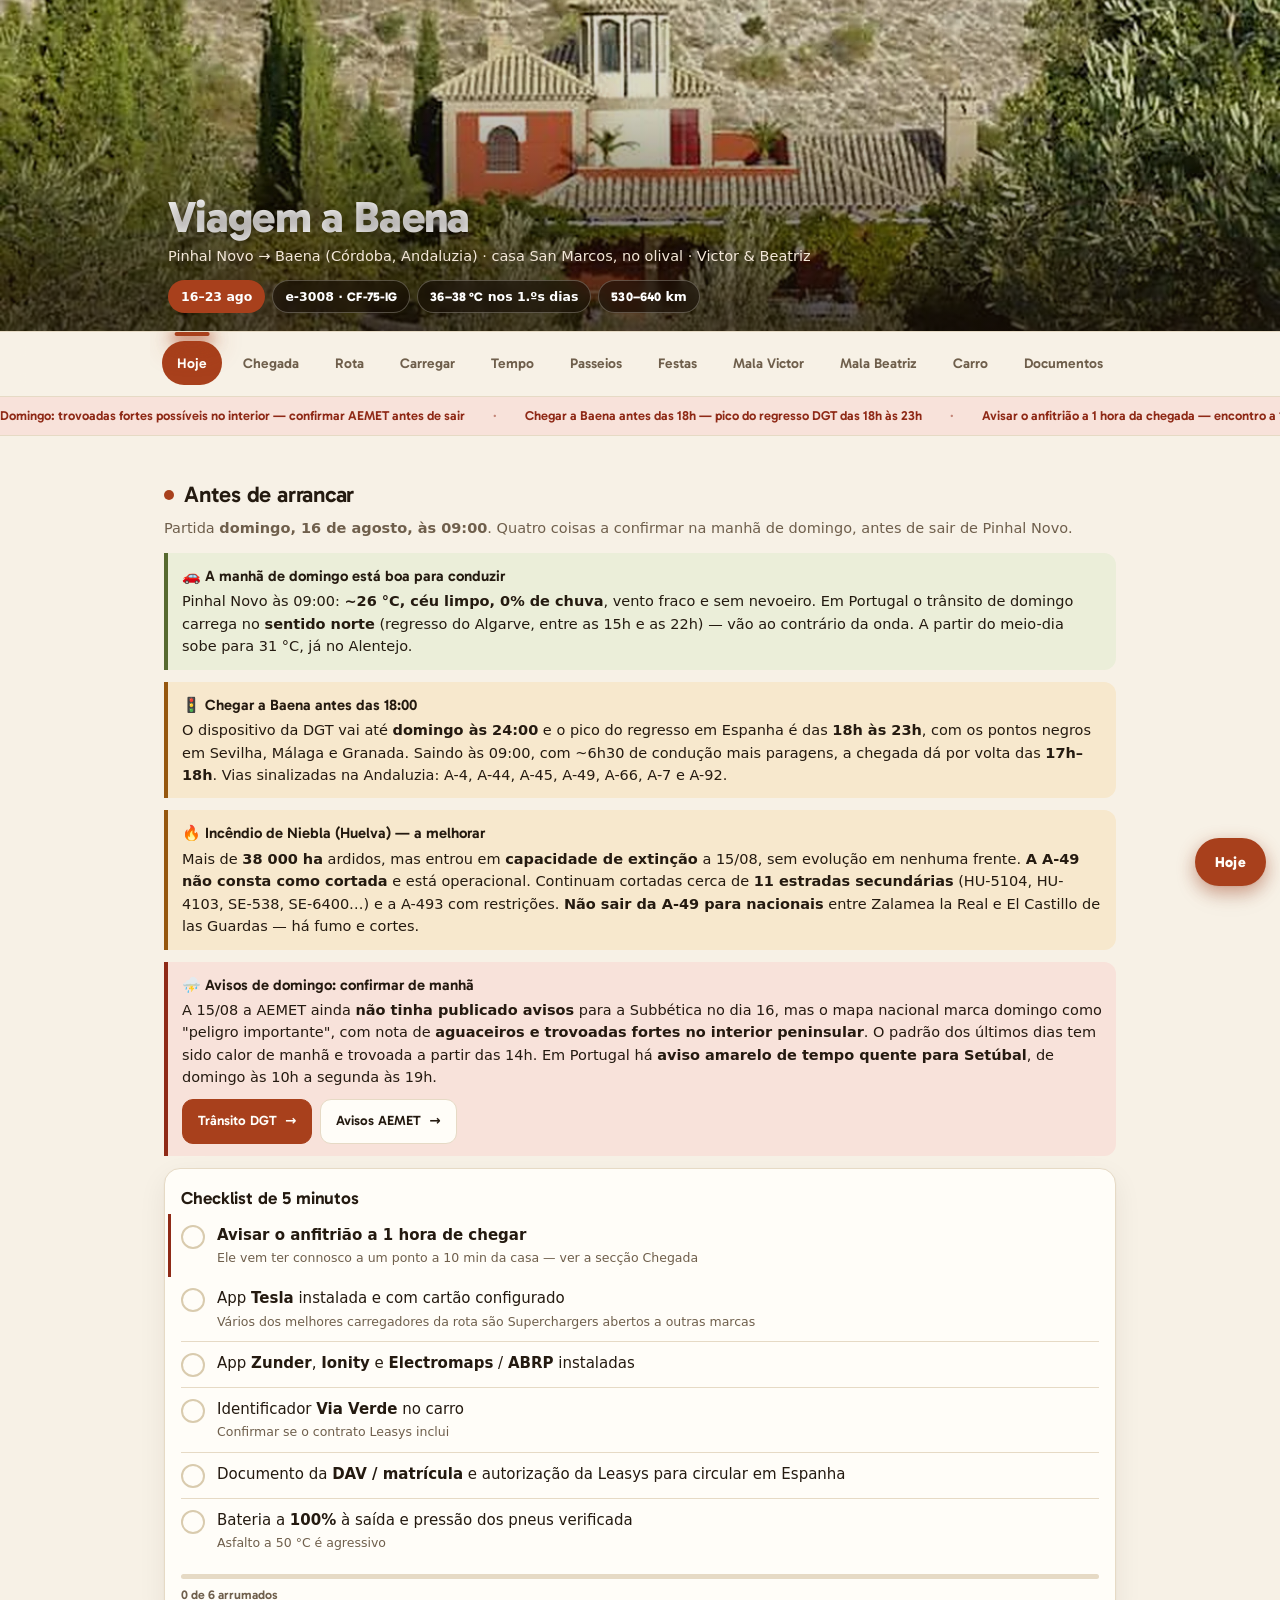
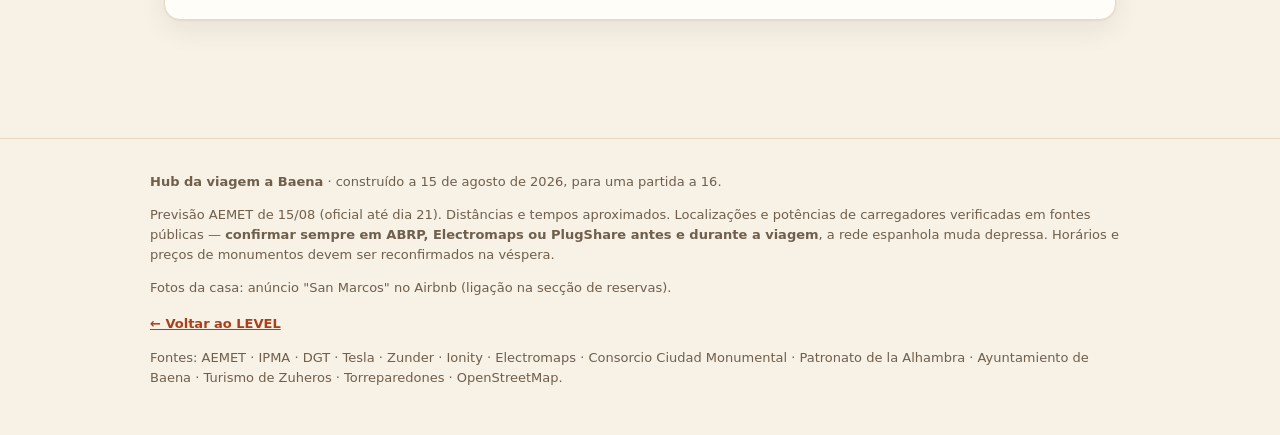
<file: baena.html>
<!DOCTYPE html>
<html lang="pt-PT">
<head>
<meta charset="utf-8">
<meta name="viewport" content="width=device-width, initial-scale=1, viewport-fit=cover">
<title>Viagem a Baena · 15–23 Ago 2026</title>
<meta name="robots" content="noindex, nofollow">
<meta name="description" content="Guia da viagem a Baena, Andaluzia - rotas, carregamento eletrico, previsao do tempo, passeios e listas de mala.">
<meta name="theme-color" content="#f7f1e6" media="(prefers-color-scheme: light)">
<meta name="theme-color" content="#171009" media="(prefers-color-scheme: dark)">
<meta property="og:title" content="Viagem a Baena &middot; 15&ndash;23 Ago 2026">
<meta property="og:description" content="Rotas, carregamento, tempo, passeios e listas de mala.">
<meta property="og:type" content="website">
<link rel="icon" href="data:image/svg+xml,%3Csvg xmlns=%27http://www.w3.org/2000/svg%27 viewBox=%270 0 100 100%27%3E%3Crect width=%27100%27 height=%27100%27 rx=%2724%27 fill=%27%23a8401c%27/%3E%3Ccircle cx=%2750%27 cy=%2750%27 r=%2721%27 fill=%27%23f7f1e6%27/%3E%3C/svg%3E">

<script>
/* ============================================================
   COORDENADAS [lat, lon] — resolvidas via Nominatim / Photon (OSM), ago 2026.
   Corrigir à mão aqui se algum ponto estiver mal; o mapa redesenha sozinho.
   ============================================================ */
const GEO = {
  "Pinhal Novo":[38.6301,-8.9128], "Alcácer do Sal":[38.3730,-8.5123], "Grândola":[38.1766,-8.5670],
  "Aljustrel":[37.8903,-8.1964],   "Beja":[38.0154,-7.8650],           "Serpa":[37.9437,-7.5967],
  "Vila Verde de Ficalho":[37.9472,-7.3004], "Almodôvar":[37.5116,-8.0603],
  "Castro Marim":[37.2179,-7.4457],"Ayamonte":[37.2158,-7.4060],       "Loulé":[37.1400,-8.0233],
  "Huelva":[37.2576,-6.9485],      "Benacazón":[37.3544,-6.1961],      "Aracena":[37.8949,-6.5624],
  "Santa Olalla del Cala":[37.9067,-6.2293], "Estremoz":[38.8433,-7.5869], "Elvas":[38.8806,-7.1637],
  "Badajoz":[38.8782,-6.9701],     "Mérida":[38.9175,-6.3444],         "Zafra":[38.4253,-6.4194],
  "Monesterio":[38.0876,-6.2733],  "Sevilha":[37.3886,-5.9953],
  "Alcalá de Guadaíra":[37.3398,-5.8408], "Bormujos":[37.3716,-6.0713],
  "Écija":[37.5406,-5.0796],       "La Carlota":[37.6746,-4.9325],     "Córdoba":[37.8846,-4.7760],
  "Monturque":[37.4733,-4.5815],   "Baena":[37.6173,-4.3244]
};
/* As três rotas, pelos waypoints do brief (a linha desenhada segue esta ordem) */
const ROTAS = [
  {n:1, nome:"Algarve", via:["Pinhal Novo","Alcácer do Sal","Almodôvar","Castro Marim","Ayamonte","Huelva","Benacazón","Sevilha","Écija","Baena"]},
  {n:2, nome:"Aracena", via:["Pinhal Novo","Grândola","Aljustrel","Beja","Serpa","Vila Verde de Ficalho","Aracena","Santa Olalla del Cala","Sevilha","Écija","Baena"]},
  {n:3, nome:"Badajoz", via:["Pinhal Novo","Estremoz","Elvas","Badajoz","Mérida","Zafra","Monesterio","Sevilha","Écija","Baena"]}
];
/* Carregamento rápido (marcador ⚡ no mapa) */
const CARREGADORES = ["Alcácer do Sal","Aljustrel","Almodôvar","Estremoz","Loulé","Mérida","Monesterio","Benacazón","Alcalá de Guadaíra","Bormujos","La Carlota","Córdoba","Monturque"];
/* Passeios: [lat, lon, km de carro a partir de Baena, id do <details>]
   km = distância de estrada indicada na secção passeios (Castro del Río/Espejo/D. Mencía: estimados dentro do intervalo 13–26). */
const PASSEIOS = {
  "Luque":[37.5587,-4.2786,9,"d-luque"],          "Zuheros":[37.5434,-4.3149,13,"d-zuheros"],
  "Doña Mencía":[37.5546,-4.3574,13,"d-castro"],  "Castro del Río":[37.6912,-4.4827,20,"d-castro"],
  "Espejo":[37.6789,-4.5538,26,"d-castro"],       "Cabra":[37.4718,-4.4336,26,"d-cabra"],
  "Torreparedones":[37.7544,-4.3726,26,"d-torreparedones"], "Priego de Córdoba":[37.4384,-4.1980,31,"d-priego"],
  "Almedinilla":[37.4405,-4.0961,40,"d-almedinilla"], "Alcalá la Real":[37.4620,-3.9224,49,"d-alcala"],
  "Rute":[37.3253,-4.3700,50,"d-rute"],           "Córdoba":[37.8846,-4.7760,62,"d-cordoba"],
  "Iznájar":[37.2573,-4.3077,62,"d-iznajar"],     "Jaén":[37.7729,-3.7883,66,"d-jaen"],
  "Aquasierra":[37.9505,-4.5534,84,"d-aquasierra"], "Antequera":[37.0184,-4.5597,86,"d-antequera"],
  "Granada":[37.1735,-3.5995,103,"d-granada"],    "Caminito":[36.8782,-4.8468,126,"d-caminito"],
  "Málaga":[36.7648,-4.4422,129,"d-malaga"],      "Setenil":[36.8622,-5.1787,153,"d-setenil"],
  "Ronda":[36.7421,-5.1666,164,"d-setenil"],      "Sevilha·Isla Mágica":[37.3886,-5.9953,183,"d-sevilha"],
  "Cazorla":[37.9129,-3.0039,186,"d-cazorla"],    "Nerja":[36.7469,-3.8790,188,"d-nerja"]
};
</script>

<style>
  @font-face{font-family:'Gabarito';src:url('assets/baena/gabarito-600.woff2') format('woff2');font-weight:600;font-style:normal;font-display:swap}
  @font-face{font-family:'Gabarito';src:url('assets/baena/gabarito-800.woff2') format('woff2');font-weight:800;font-style:normal;font-display:swap}
  :root{
    --bg:#f7f1e6; --surface:#fffdf8; --ink:#241a10; --muted:#6f5f4c; --line:#e6dac5;
    --brand:#a8401c; --brand-soft:#f6e6dc; --cal:#fffdf8;
    --olive:#57692f; --olive-soft:#ebeed9;
    --azul:#20607f; --azul-soft:#e2edf3;
    --warn:#96570e; --warn-soft:#f7e8cd;
    --danger:#8f2a17; --danger-soft:#f8e2da;
    --r1:#20607f; --r2:#57692f; --r3:#b0621d;
    --terra:#efe5cf; --terra-line:#d9cbae; --mar:#dfeaf0; --rio:#b5cfdd;
    --radius:16px; --shadow:0 1px 2px rgba(36,26,16,.05),0 10px 28px rgba(36,26,16,.07);
    --display:'Gabarito',ui-sans-serif,system-ui,-apple-system,"Segoe UI",sans-serif;
    --navh:62px;
  }
  @media (prefers-color-scheme:dark){
    :root:not([data-tema="claro"]){
      --bg:#171009; --surface:#221910; --ink:#f4ead9; --muted:#b5a288; --line:#392c1c;
      --brand:#e58053; --brand-soft:#372014; --cal:#fffdf8;
      --olive:#adc172; --olive-soft:#242b14;
      --azul:#82bad6; --azul-soft:#152632;
      --warn:#e3a558; --warn-soft:#2f2210;
      --danger:#ee9078; --danger-soft:#341811;
      --r1:#82bad6; --r2:#adc172; --r3:#e0985a;
      --terra:#251c11; --terra-line:#41321f; --mar:#101a21; --rio:#2c4353;
      --shadow:0 1px 2px rgba(0,0,0,.45),0 10px 28px rgba(0,0,0,.38);
    }
  }
  :root[data-tema="escuro"]{
      --bg:#171009; --surface:#221910; --ink:#f4ead9; --muted:#b5a288; --line:#392c1c;
      --brand:#e58053; --brand-soft:#372014; --cal:#fffdf8;
      --olive:#adc172; --olive-soft:#242b14;
      --azul:#82bad6; --azul-soft:#152632;
      --warn:#e3a558; --warn-soft:#2f2210;
      --danger:#ee9078; --danger-soft:#341811;
      --r1:#82bad6; --r2:#adc172; --r3:#e0985a;
      --terra:#251c11; --terra-line:#41321f; --mar:#101a21; --rio:#2c4353;
      --shadow:0 1px 2px rgba(0,0,0,.45),0 10px 28px rgba(0,0,0,.38);
  }
  *{box-sizing:border-box}
  html{-webkit-text-size-adjust:100%;scroll-behavior:smooth}
  body{margin:0;background:var(--bg);color:var(--ink);
    font:16px/1.55 ui-sans-serif,system-ui,-apple-system,"Segoe UI",Roboto,"Helvetica Neue",sans-serif;
    padding-bottom:env(safe-area-inset-bottom)}
  a{color:var(--brand)}
  a:hover{color:var(--danger)}
  :focus-visible{outline:3px solid var(--brand);outline-offset:2px;border-radius:6px}
  .skip{position:absolute;left:-9999px;top:0;background:var(--brand);color:var(--cal);padding:10px 16px;z-index:99;border-radius:0 0 10px 0;font-weight:700}
  .skip:focus{left:0}
  .wrap{max-width:980px;margin:0 auto}

  /* ---------- HERO ---------- */
  header.hero{position:relative;height:clamp(238px,60vw,332px);overflow:hidden;border-bottom:1px solid var(--line)}
  .hero picture,.hero img{position:absolute;inset:0;width:100%;height:100%;object-fit:cover;object-position:50% 38%}
  .hero .veu{position:absolute;inset:0;background:linear-gradient(182deg,rgba(24,13,5,.16) 30%,rgba(24,13,5,.72) 88%)}
  .hero .wrap{position:relative;z-index:2;height:100%;display:flex;flex-direction:column;justify-content:flex-end;padding:18px}
  .hero h1{margin:0;font-family:var(--display);font-weight:800;font-size:clamp(30px,7.6vw,44px);line-height:1.02;letter-spacing:-.015em;color:#fff;text-shadow:0 1px 14px rgba(20,10,4,.45)}
  .hero .sub{margin:5px 0 0;color:#f3e7d8;font-size:14.5px;font-weight:500;text-shadow:0 1px 8px rgba(20,10,4,.5)}
  .chips{display:flex;flex-wrap:wrap;gap:7px;margin-top:12px}
  .chip{background:rgba(20,11,5,.58);border:1px solid rgba(255,250,240,.26);border-radius:999px;color:#fff;white-space:nowrap;
    padding:6px 12px;font-size:12.5px;font-weight:600;backdrop-filter:blur(5px);-webkit-backdrop-filter:blur(5px)}
  .chip b{font-family:var(--display);font-weight:800;letter-spacing:.01em}
  .chip.chip-hoje{background:var(--brand);border-color:transparent}

  /* ---------- NAV ---------- */
  nav{position:sticky;top:0;z-index:30;background:color-mix(in srgb,var(--bg) 86%,transparent);
    backdrop-filter:blur(12px);-webkit-backdrop-filter:blur(12px);border-bottom:1px solid var(--line)}
  nav .wrap{display:flex;gap:6px;overflow-x:auto;padding:9px 12px;scrollbar-width:none;align-items:center}
  nav .wrap::-webkit-scrollbar{display:none}
  nav a{flex:0 0 auto;text-decoration:none;color:var(--muted);font-family:var(--display);font-weight:600;font-size:14px;
    padding:11px 14px;border-radius:999px;border:1px solid transparent;white-space:nowrap;transition:background .15s,color .15s}
  nav a:hover{color:var(--ink);background:var(--surface);border-color:var(--line)}
  nav a[aria-current]{color:var(--cal)}
  nav .wrap{position:relative}
  .lamp{position:absolute;top:9px;left:0;width:0;height:44px;border-radius:999px;background:var(--brand);z-index:0;pointer-events:none;
    transition:transform .45s cubic-bezier(.3,1.35,.35,1),width .45s cubic-bezier(.3,1.35,.35,1)}
  .lamp::before{content:"";position:absolute;top:-9.5px;left:50%;translate:-50% 0;width:58%;height:4px;border-radius:99px;background:var(--brand);
    box-shadow:0 3px 14px 3px color-mix(in srgb,var(--brand) 60%,transparent),0 6px 26px 8px color-mix(in srgb,var(--brand) 28%,transparent)}
  .lamp.sem-anim{transition:none}
  nav a{position:relative;z-index:1}
  .ticker{background:var(--danger-soft);color:var(--danger);border-bottom:1px solid var(--line);overflow:hidden}
  .ticker-in{display:inline-flex;align-items:center;gap:28px;padding:9px 14px 9px 0;white-space:nowrap;will-change:transform;
    font-family:var(--display);font-weight:600;font-size:13px;animation:ticker 34s linear infinite}
  .ticker-in i{font-style:normal;opacity:.5}
  .ticker:hover .ticker-in{animation-play-state:paused}
  @keyframes ticker{to{transform:translateX(-50%)}}
  #fab-hoje{position:fixed;right:14px;bottom:calc(14px + env(safe-area-inset-bottom));z-index:41;min-height:48px;padding:0 20px;
    border-radius:999px;border:0;background:var(--brand);color:var(--cal);font-family:var(--display);font-weight:800;font-size:14.5px;
    letter-spacing:.02em;box-shadow:0 6px 18px color-mix(in srgb,var(--brand) 45%,transparent),var(--shadow);cursor:pointer}
  #fab-hoje[aria-pressed="true"]{background:var(--ink);color:var(--bg)}
  .pre{opacity:0;translate:0 16px}
  :is(.card,.callout,.faixa,details,.prog-sec,.diarow,.tl){transition:opacity .55s ease,translate .55s ease,transform .22s ease,border-color .22s ease,box-shadow .22s ease}
  @media(hover:hover){
    .card:hover,details:hover{transform:translateY(-2px);border-color:color-mix(in srgb,var(--brand) 42%,var(--line));
      box-shadow:0 4px 10px rgba(36,26,16,.08),0 16px 36px rgba(36,26,16,.12)}
  }
  .shine{background:linear-gradient(108deg,#fff 42%,#ffd9c2 50%,#fff 58%);background-size:240% 100%;background-position:120% 0;
    -webkit-background-clip:text;background-clip:text;-webkit-text-fill-color:transparent;
    animation:shine 7.5s ease-in-out 1.2s infinite}
  @keyframes shine{0%{background-position:120% 0}55%{background-position:-60% 0}100%{background-position:-60% 0}}
  #chip-dia b{display:inline-block;animation:rolo .55s cubic-bezier(.2,1.25,.3,1) .3s backwards}
  @keyframes rolo{from{opacity:0;transform:translateY(.65em)}}
  nav{transition:transform .3s ease}
  nav.oculta{transform:translateY(-100%)}
  .btn[target]::after{content:"\2192";display:inline-block;margin-left:8px;transition:translate .2s ease}
  @media(hover:hover){.btn[target]:hover::after{translate:4px 0}}
  .fotos-casa picture{display:block;position:relative;border-radius:10px;transition:transform .18s ease;will-change:transform}
  .fotos-casa .glare{position:absolute;inset:0;border-radius:10px;pointer-events:none;opacity:0;transition:opacity .2s;
    background:radial-gradient(220px circle at var(--gx,50%) var(--gy,50%),rgba(255,255,255,.34),transparent 62%)}
  body.paginas main > section{display:none}
  body.paginas main > section.ativa{display:block;animation:secIn .28s ease}
  body.paginas .faixa{display:none}
  body.paginas .faixa.ativa{display:block}
  @keyframes secIn{from{opacity:0;translate:0 10px}}

  main{padding:8px 14px 60px}
  section{margin:34px 0 0;scroll-margin-top:calc(var(--navh) + 12px)}
  h2{font-family:var(--display);font-weight:600;font-size:22.5px;margin:0 0 4px;letter-spacing:-.01em;display:flex;align-items:center;gap:10px}
  h2 .dot{width:10px;height:10px;border-radius:50%;background:var(--brand);flex:0 0 auto}
  .lead{color:var(--muted);font-size:14.5px;margin:0 0 14px;text-wrap:pretty}

  .card{background:var(--surface);border:1px solid var(--line);border-radius:var(--radius);
    padding:16px 16px 14px;box-shadow:var(--shadow);margin-bottom:14px}
  .card h3{margin:0 0 2px;font-family:var(--display);font-weight:600;font-size:17.5px;letter-spacing:-.005em}
  .card .meta{color:var(--muted);font-size:13.5px;margin:0 0 10px}
  .grid{display:grid;gap:14px}
  @media(min-width:720px){.grid.two{grid-template-columns:1fr 1fr}}

  .tag{display:inline-block;font-family:var(--display);font-size:11.5px;font-weight:600;letter-spacing:.05em;text-transform:uppercase;
    padding:4px 10px;border-radius:999px;margin:0 6px 8px 0}
  .t-best{background:var(--olive-soft);color:var(--olive)}
  .t-alt{background:var(--azul-soft);color:var(--azul)}
  .t-warn{background:var(--warn-soft);color:var(--warn)}
  .t-no{background:var(--danger-soft);color:var(--danger)}

  ul.pro,ul.con{margin:6px 0 10px;padding-left:0;list-style:none}
  ul.pro li,ul.con li{position:relative;padding-left:24px;margin:5px 0;font-size:14.5px}
  ul.pro li::before{content:"+";position:absolute;left:5px;top:-1px;color:var(--olive);font-weight:800}
  ul.con li::before{content:"−";position:absolute;left:5px;top:-1px;color:var(--danger);font-weight:800}

  table{width:100%;border-collapse:collapse;font-size:14px;margin:4px 0 2px}
  th,td{text-align:left;padding:9px;border-bottom:1px solid var(--line);vertical-align:top}
  th{font-size:11.5px;text-transform:uppercase;letter-spacing:.06em;color:var(--muted);font-weight:700}
  tbody tr:last-child td{border-bottom:0}
  .tbl-scroll{overflow-x:auto;-webkit-overflow-scrolling:touch}

  .badge{display:inline-block;font-family:var(--display);font-weight:600;font-size:11.5px;letter-spacing:.04em;
    padding:3px 9px;border-radius:999px;white-space:nowrap}
  .b-imp{background:var(--danger-soft);color:var(--danger)}
  .b-rec{background:var(--warn-soft);color:var(--warn)}
  .b-ok{background:var(--olive-soft);color:var(--olive)}
  .b-info{background:var(--azul-soft);color:var(--azul)}

  .callout{border-left:4px solid var(--brand);background:var(--brand-soft);padding:12px 14px;
    border-radius:0 12px 12px 0;font-size:14.5px;margin:12px 0;text-wrap:pretty}
  .callout.warn{border-color:var(--warn);background:var(--warn-soft)}
  .callout.danger{border-color:var(--danger);background:var(--danger-soft)}
  .callout.ok{border-color:var(--olive);background:var(--olive-soft)}
  .callout b{font-weight:600}
  .callout>b:first-child{display:block;margin-bottom:2px;font-family:var(--display);font-weight:600;font-size:15px}

  /* stepper vertical */
  .steps{list-style:none;padding:0;margin:8px 0 0;counter-reset:s}
  .steps li{counter-increment:s;position:relative;padding:9px 0 12px 42px;font-size:14.5px}
  .steps li::before{content:counter(s);position:absolute;left:0;top:7px;width:28px;height:28px;border-radius:50%;z-index:1;
    background:var(--brand);color:var(--cal);font-family:var(--display);font-size:13.5px;font-weight:800;display:grid;place-items:center}
  .steps li::after{content:"";position:absolute;left:13px;top:37px;bottom:-4px;width:2px;background:var(--line)}
  .steps li:last-child::after{display:none}

  /* checklists */
  .pack{list-style:none;padding:0;margin:0}
  .pack li{display:flex;gap:12px;align-items:flex-start;padding:10px 0;border-bottom:1px solid var(--line);font-size:15px;cursor:pointer}
  .pack li:last-child{border-bottom:0}
  .pack input{appearance:none;-webkit-appearance:none;flex:0 0 auto;width:24px;height:24px;margin:1px 0 0;
    border:2px solid var(--terra-line);border-radius:50%;background:var(--surface);cursor:pointer;position:relative;transition:background .15s,border-color .15s}
  .pack input:checked{background:var(--olive);border-color:var(--olive)}
  .pack input:checked::after{content:"";position:absolute;left:7px;top:3px;width:5px;height:11px;
    border:solid var(--cal);border-width:0 2.5px 2.5px 0;transform:rotate(43deg)}
  .pack input:checked + span{text-decoration:line-through;color:var(--muted)}
  .pack .note{display:block;font-size:12.5px;color:var(--muted);text-decoration:none!important;margin-top:1px}
  .pack li.crit{border-left:3px solid var(--danger);padding-left:10px;margin-left:-13px}
  .counter{font-size:12.5px;color:var(--muted);font-weight:600;margin-top:6px;font-family:var(--display)}
  .meter{height:5px;border-radius:99px;background:var(--line);overflow:hidden;margin-top:12px}
  .meter i{display:block;height:100%;width:0;border-radius:99px;background:var(--olive);transition:width .3s ease}
  .prog-sec{display:flex;align-items:center;gap:12px;background:var(--surface);border:1px solid var(--line);
    border-radius:12px;padding:10px 14px;margin:0 0 14px;box-shadow:var(--shadow)}
  .prog-sec .meter{flex:1;margin:0;height:7px}
  .prog-sec b{font-family:var(--display);font-weight:800;font-size:14px;white-space:nowrap}

  ul.has{list-style:none;padding:0;margin:0}
  ul.has li{position:relative;padding:9px 0 9px 28px;border-bottom:1px solid var(--line);font-size:15px}
  ul.has li:last-child{border-bottom:0}
  ul.has li::before{content:"";position:absolute;left:4px;top:15px;width:11px;height:6px;
    border:solid var(--olive);border-width:0 0 2.5px 2.5px;transform:rotate(-45deg)}
  ul.has b{display:block;font-size:12.5px;color:var(--muted);font-weight:400;margin-top:1px}
  .kv{list-style:none;padding:0;margin:0;font-size:14.5px}
  .kv li{display:flex;justify-content:space-between;gap:14px;padding:8px 0;border-bottom:1px solid var(--line)}
  .kv li:last-child{border-bottom:0}
  .kv span:first-child{color:var(--muted)}
  .kv span:last-child{font-weight:600;text-align:right}

  /* acordeão passeios */
  details{border:1px solid var(--line);border-radius:14px;background:var(--surface);margin-bottom:10px;box-shadow:var(--shadow)}
  details[open]{border-color:color-mix(in srgb,var(--brand) 45%,var(--line))}
  summary{cursor:pointer;padding:14px 15px;font-family:var(--display);font-weight:600;font-size:15.5px;list-style:none;
    display:flex;justify-content:space-between;gap:10px;align-items:center;min-height:48px}
  summary::-webkit-details-marker{display:none}
  summary::after{content:"";flex:0 0 auto;width:9px;height:9px;border:solid var(--muted);border-width:0 2px 2px 0;
    transform:rotate(45deg) translateY(-2px);transition:transform .2s}
  details[open] summary::after{transform:rotate(-135deg) translateY(-2px)}
  details .body{padding:0 15px 14px;font-size:14.5px}
  .dist{font-family:var(--display);font-size:12px;font-weight:600;color:var(--brand);white-space:nowrap;
    background:var(--brand-soft);border-radius:999px;padding:4px 9px;margin-left:auto}
  summary .tag{margin:0}
  .sub-h{font-family:var(--display);font-size:13px;font-weight:600;color:var(--muted);letter-spacing:.08em;text-transform:uppercase;margin:22px 0 10px;display:flex;align-items:center;gap:8px}
  .sub-h::after{content:"";flex:1;height:1px;background:var(--line)}
  .sub-h .gd{width:8px;height:8px;border-radius:50%;flex:0 0 auto}

  /* filtros passeios */
  .filtros{display:flex;gap:7px;overflow-x:auto;padding:2px 0 10px;scrollbar-width:none}
  .filtros::-webkit-scrollbar{display:none}
  .filtros button{flex:0 0 auto;cursor:pointer;font-family:var(--display);font-weight:600;font-size:13.5px;
    padding:10px 14px;min-height:44px;border-radius:999px;border:1px solid var(--line);background:var(--surface);color:var(--muted)}
  .filtros button[aria-pressed="true"]{background:var(--ink);color:var(--bg);border-color:var(--ink)}

  /* mapa rotas */
  .mapa-ctl{display:flex;gap:6px;flex-wrap:wrap;margin:2px 0 10px}
  .mapa-ctl button{cursor:pointer;font-family:var(--display);font-weight:600;font-size:13.5px;min-height:44px;
    padding:9px 13px;border-radius:11px;border:1px solid var(--line);background:var(--surface);color:var(--muted);
    display:inline-flex;align-items:center;gap:7px}
  .mapa-ctl button .sw{width:14px;height:5px;border-radius:3px;display:inline-block}
  .mapa-ctl button[aria-pressed="true"]{border-color:var(--ink);color:var(--ink);background:var(--bg);box-shadow:inset 0 0 0 1px var(--ink)}
  #mapa-svg svg{display:block;width:100%;height:auto;border-radius:12px;background:var(--mar)}
  .legenda{display:flex;flex-wrap:wrap;gap:5px 16px;margin-top:10px;font-size:12.5px;color:var(--muted)}
  .legenda span{display:inline-flex;align-items:center;gap:6px}
  .legenda i{font-style:normal;display:inline-block}
  .rcard{border-left:4px solid var(--line);transition:opacity .2s}
  .rcard.rota1{border-left-color:var(--r1)}
  .rcard.rota2{border-left-color:var(--r2)}
  .rcard.rota3{border-left-color:var(--r3)}
  #rotas[data-rota="1"] .rcard:not(.rota1),#rotas[data-rota="2"] .rcard:not(.rota2),#rotas[data-rota="3"] .rcard:not(.rota3){opacity:.42}

  /* tempo — cartões de dia */
  .diarow{display:grid;grid-auto-flow:column;grid-auto-columns:122px;gap:10px;overflow-x:auto;
    scroll-snap-type:x proximity;padding:2px 2px 10px;-webkit-overflow-scrolling:touch}
  .dia{scroll-snap-align:start;background:var(--surface);border:1px solid var(--line);border-radius:14px;
    padding:11px 12px 12px;box-shadow:var(--shadow);position:relative;overflow:hidden;display:flex;flex-direction:column;gap:2px}
  .dia::before{content:"";position:absolute;top:0;left:0;right:0;height:4px;background:var(--heat,var(--line))}
  .dia.q38{--heat:var(--danger)} .dia.q36{--heat:color-mix(in srgb,var(--danger) 72%,var(--warn))}
  .dia.q33{--heat:var(--warn)}  .dia.q30{--heat:var(--olive)}
  .dia .wd{font-size:11px;font-weight:700;letter-spacing:.08em;text-transform:uppercase;color:var(--muted)}
  .dia .num{font-family:var(--display);font-weight:800;font-size:22px;line-height:1}
  .dia .max{font-family:var(--display);font-weight:800;font-size:27px;line-height:1.05;color:var(--heat,var(--ink));margin-top:4px}
  .dia .min{font-size:12.5px;color:var(--muted)}
  .dia .pills{display:flex;gap:4px;flex-wrap:wrap;margin-top:6px}
  .dia .pill{font-family:var(--display);font-size:10.5px;font-weight:600;padding:2px 7px;border-radius:99px}
  .dia .p-uv{background:var(--warn-soft);color:var(--warn)}
  .dia .p-uv.alto{background:var(--danger-soft);color:var(--danger)}
  .dia .p-ch{background:var(--azul-soft);color:var(--azul)}
  .dia .nota{font-size:11.5px;line-height:1.35;color:var(--muted);margin-top:6px;text-wrap:pretty}
  .dia.hoje-dia{border-color:var(--brand);box-shadow:0 0 0 2px var(--brand),var(--shadow)}
  .dia.modelo{border-style:dashed}

  /* agenda — linha temporal */
  .tl{position:relative;margin-top:4px}
  .tl-head{display:grid;grid-template-columns:repeat(8,1fr);font-family:var(--display);font-size:11.5px;font-weight:600;
    color:var(--muted);text-align:center;border-bottom:1px solid var(--line);padding-bottom:5px;margin-bottom:8px}
  .tl-body{display:grid;grid-template-columns:repeat(8,1fr);grid-auto-rows:44px;row-gap:7px;position:relative}
  .ev{border-radius:9px;padding:4px 8px;font-size:11.5px;line-height:1.25;overflow:hidden;align-self:center;height:40px;
    display:flex;flex-direction:column;justify-content:center;white-space:nowrap;position:relative}
  .ev b{font-family:var(--display);font-weight:600;font-size:12px;overflow:hidden;text-overflow:ellipsis}
  .ev small{opacity:.85;overflow:hidden;text-overflow:ellipsis;font-size:10.5px}
  .ev.c1{background:var(--olive-soft);color:var(--olive)}
  .ev.c2{background:var(--azul-soft);color:var(--azul)}
  .ev.c3{background:var(--warn-soft);color:var(--warn)}
  .ev.c4{background:var(--brand-soft);color:var(--brand)}
  .ev.desde::before{content:"◂";position:absolute;left:2px;top:50%;translate:0 -50%;font-size:9px;opacity:.7}
  .ev.desde{padding-left:12px}
  .tl-hoje{position:absolute;top:-6px;bottom:0;width:2px;background:var(--brand);z-index:2;border-radius:2px}
  .tl-hoje::before{content:"hoje";position:absolute;top:-14px;left:50%;translate:-50% 0;font-family:var(--display);
    font-size:9.5px;font-weight:600;color:var(--brand);letter-spacing:.05em}

  /* faixas fotográficas */
  .faixa{margin:34px calc(50% - 50vw) 0;position:relative;height:clamp(120px,22vw,160px);overflow:hidden;
    border-block:1px solid var(--line)}
  .faixa img{width:100%;height:100%;object-fit:cover;display:block}

  /* casa / docs */
  .fotos-casa{display:grid;grid-template-columns:1fr 1fr;gap:8px;margin:10px 0 12px}
  .fotos-casa img{width:100%;height:100%;aspect-ratio:16/9;object-fit:cover;border-radius:10px;display:block;border:1px solid var(--line)}
  .btnrow{display:flex;flex-wrap:wrap;gap:8px;margin-top:10px}
  .btn{display:inline-flex;align-items:center;text-decoration:none;font-family:var(--display);font-size:13.5px;font-weight:600;
    padding:11px 15px;min-height:44px;border-radius:11px;border:1px solid var(--line);background:var(--surface);color:var(--ink)}
  .btn.primary{background:var(--brand);border-color:var(--brand);color:var(--cal)}

  /* painel modo hoje */
  #painel-hoje{display:none}
  body.modo-hoje main > section, body.modo-hoje main > section.ativa, body.modo-hoje .faixa, body.modo-hoje .faixa.ativa{display:none}
  body.modo-hoje #painel-hoje{display:block;margin-top:16px}
  #painel-hoje .data{font-family:var(--display);font-weight:800;font-size:24px;letter-spacing:-.01em;margin:4px 0 2px}
  #painel-hoje .dia{grid-auto-columns:unset}

  footer{border-top:1px solid var(--line);margin-top:44px;padding:20px 14px 34px;color:var(--muted);font-size:13px}
  footer p{text-wrap:pretty}

  #topo{position:fixed;right:14px;bottom:calc(76px + env(safe-area-inset-bottom));z-index:40;width:48px;height:48px;
    border-radius:50%;border:1px solid var(--line);background:var(--surface);color:var(--ink);font-size:19px;
    box-shadow:var(--shadow);cursor:pointer;opacity:0;pointer-events:none;transition:opacity .25s;font-family:var(--display)}
  #topo.on{opacity:1;pointer-events:auto}

  @media (prefers-reduced-motion:reduce){
    *,*::before,*::after{animation:none!important;transition:none!important}
    html{scroll-behavior:auto}
    .ticker-in{white-space:normal;animation:none}
  }
  @media print{
    nav,#topo,#fab-hoje,.ticker,.filtros,.mapa-ctl,.faixa,.btnrow{display:none!important}
    body{background:#fff;color:#000}
    header.hero{height:auto;border:0}
    .hero picture,.hero .veu{display:none}
    .hero .wrap{position:static;padding:0 0 10px}
    .hero h1,.hero .sub{color:#000;text-shadow:none}
    .chip{color:#000;border-color:#999;background:#fff}
    .card,details{box-shadow:none;break-inside:avoid}
    details:not([open]) .body{display:block}
    summary::after{display:none}
    .pre{opacity:1!important;translate:none!important}
    main > section{display:block!important}
    .diarow{grid-auto-flow:row;grid-template-columns:repeat(3,1fr);overflow:visible}
  }
</style>
</head>
<body>
<a class="skip" href="#hoje">Saltar para o conteúdo</a>

<header class="hero">
  <picture>
    <source srcset="assets/baena/hero-olival.webp" type="image/webp">
    <img src="assets/baena/hero-olival.jpg" width="1200" height="673" fetchpriority="high"
      alt="A casa San Marcos vista de longe: moradia vermelha com torre-mirador, encaixada entre oliveiras e ciprestes, com a encosta calcária atrás">
  </picture>
  <div class="veu"></div>
  <div class="wrap">
    <h1><span class="shine">Viagem a Baena</span></h1>
    <p class="sub">Pinhal Novo → Baena (Córdoba, Andaluzia) · casa San Marcos, no olival · Victor &amp; Beatriz</p>
    <div class="chips">
      <span class="chip chip-hoje" id="chip-dia">16–23 ago</span>
      <span class="chip">e-3008 · <b>CF-75-IG</b></span>
      <span class="chip"><b>36–38 °C</b> nos 1.ºs dias</span>
      <span class="chip"><b>530–640</b> km</span>
    </div>
  </div>
</header>

<nav aria-label="Secções do guia">
  <div class="wrap">
    <a href="#hoje">Hoje</a>
    <a href="#casa">Chegada</a>
    <a href="#rotas">Rota</a>
    <a href="#carga">Carregar</a>
    <a href="#tempo">Tempo</a>
    <a href="#passeios">Passeios</a>
    <a href="#agenda">Festas</a>
    <a href="#mala-v">Mala Victor</a>
    <a href="#mala-b">Mala Beatriz</a>
    <a href="#carro">Carro</a>
    <a href="#docs">Documentos</a>
  </div>
</nav>

<div class="ticker" role="note" aria-label="Avisos do dia">
  <div class="ticker-in">
    <span>Domingo: trovoadas fortes possíveis no interior — confirmar AEMET antes de sair</span><i>·</i>
    <span>Chegar a Baena antes das 18h — pico do regresso DGT das 18h às 23h</span><i>·</i>
    <span>Avisar o anfitrião a 1 hora da chegada — encontro a 10 min da casa</span><i>·</i>
  </div>
</div>

<main class="wrap">

<div id="painel-hoje" aria-live="polite"></div>

<!-- ===================== HOJE ===================== -->
<section id="hoje">
  <h2><span class="dot"></span>Antes de arrancar</h2>
  <p class="lead">Partida <b>domingo, 16 de agosto, às 09:00</b>. Quatro coisas a confirmar na manhã de domingo, antes de sair de Pinhal Novo.</p>

  <div class="callout ok">
    <b>🚗 A manhã de domingo está boa para conduzir</b>
    Pinhal Novo às 09:00: <b>~26 °C, céu limpo, 0% de chuva</b>, vento fraco e sem nevoeiro. Em Portugal o trânsito de domingo carrega no <b>sentido norte</b> (regresso do Algarve, entre as 15h e as 22h) — vão ao contrário da onda. A partir do meio-dia sobe para 31 °C, já no Alentejo.
  </div>

  <div class="callout warn">
    <b>🚦 Chegar a Baena antes das 18:00</b>
    O dispositivo da DGT vai até <b>domingo às 24:00</b> e o pico do regresso em Espanha é das <b>18h às 23h</b>, com os pontos negros em Sevilha, Málaga e Granada. Saindo às 09:00, com ~6h30 de condução mais paragens, a chegada dá por volta das <b>17h–18h</b>. Vias sinalizadas na Andaluzia: A-4, A-44, A-45, A-49, A-66, A-7 e A-92.
  </div>

  <div class="callout warn">
    <b>🔥 Incêndio de Niebla (Huelva) — a melhorar</b>
    Mais de <b>38 000 ha</b> ardidos, mas entrou em <b>capacidade de extinção</b> a 15/08, sem evolução em nenhuma frente. <b>A A-49 não consta como cortada</b> e está operacional. Continuam cortadas cerca de <b>11 estradas secundárias</b> (HU-5104, HU-4103, SE-538, SE-6400…) e a A-493 com restrições. <b>Não sair da A-49 para nacionais</b> entre Zalamea la Real e El Castillo de las Guardas — há fumo e cortes.
  </div>

  <div class="callout danger">
    <b>⛈️ Avisos de domingo: confirmar de manhã</b>
    A 15/08 a AEMET ainda <b>não tinha publicado avisos</b> para a Subbética no dia 16, mas o mapa nacional marca domingo como "peligro importante", com nota de <b>aguaceiros e trovoadas fortes no interior peninsular</b>. O padrão dos últimos dias tem sido calor de manhã e trovoada a partir das 14h. Em Portugal há <b>aviso amarelo de tempo quente para Setúbal</b>, de domingo às 10h a segunda às 19h.
    <div class="btnrow">
      <a class="btn primary" href="https://www.dgt.es/conoce-el-estado-del-trafico/" target="_blank" rel="noopener">Trânsito DGT</a>
      <a class="btn" href="https://www.aemet.es/es/eltiempo/prediccion/avisos" target="_blank" rel="noopener">Avisos AEMET</a>
    </div>
  </div>

  <div class="card">
    <h3>Checklist de 5 minutos</h3>
    <ul class="pack"><li class="crit"><input type="checkbox"><span><b>Avisar o anfitrião a 1 hora de chegar</b> <span class="note">Ele vem ter connosco a um ponto a 10 min da casa — ver a secção Chegada</span></span></li></ul>
    <ul class="pack">
      <li><input type="checkbox"><span>App <b>Tesla</b> instalada e com cartão configurado <span class="note">Vários dos melhores carregadores da rota são Superchargers abertos a outras marcas</span></span></li>
      <li><input type="checkbox"><span>App <b>Zunder</b>, <b>Ionity</b> e <b>Electromaps</b> / <b>ABRP</b> instaladas</span></li>
      <li><input type="checkbox"><span>Identificador <b>Via Verde</b> no carro <span class="note">Confirmar se o contrato Leasys inclui</span></span></li>
      <li><input type="checkbox"><span>Documento da <b>DAV / matrícula</b> e autorização da Leasys para circular em Espanha</span></li>
      <li><input type="checkbox"><span>Bateria a <b>100%</b> à saída e pressão dos pneus verificada <span class="note">Asfalto a 50 °C é agressivo</span></span></li>
    </ul>
  </div>
</section>

<!-- ===================== CASA ===================== -->
<section id="casa">
  <h2><span class="dot"></span>Chegada e casa</h2>
  <p class="lead">Informação do anfitrião. A primeira coisa é a mais importante — não se chega à casa sozinho.</p>

  <div class="callout danger">
    <b>📍 Avisar o anfitrião a 1 hora de Baena</b>
    Quando faltar <b>cerca de 1 hora</b> para chegar, mandar mensagem pelo Airbnb. Saindo às 09:00, isso dá por volta das <b>16h–17h</b> de domingo. Ele vai ter connosco a um ponto de encontro a <b>10 minutos da casa</b> e acompanha-nos até lá.
    <div class="btnrow">
      <a class="btn primary" href="https://maps.app.goo.gl/cXgz2e9ea7H98LjK7" target="_blank" rel="noopener">Ponto de encontro</a>
      <a class="btn" href="https://maps.app.goo.gl/ktUQmMfu5Rej8w3d7" target="_blank" rel="noopener">Contentores do lixo</a>
    </div>
  </div>

  <div class="grid two">
    <div class="card">
      <h3>A casa já tem</h3>
      <ul class="has">
        <li><span>Lençóis e toalhas</span></li>
        <li><span>Gel de banho e sabonete de mãos<b>Só para os primeiros dias — repor depois</b></span></li>
        <li><span>Papel higiénico<b>Também só para os primeiros dias</b></span></li>
        <li><span>Máquina de café italiana<b>Cafeteira de pressão, para o fogão</b></span></li>
        <li><span>Máquina de café de cápsulas</span></li>
        <li><span>Churrasqueira a carvão</span></li>
        <li><span>Máquina de lavar louça</span></li>
      </ul>
    </div>

    <div class="card">
      <h3>Levar ou comprar à chegada</h3>
      <ul class="pack">
        <li class="crit"><input type="checkbox"><span><b>Cápsulas de café</b> <span class="note">Perguntar ao anfitrião qual é o sistema antes de comprar — Nespresso, Dolce Gusto e Delta não são compatíveis entre si</span></span></li>
        <li><input type="checkbox"><span><b>Café moído</b> para a máquina italiana <span class="note">Moagem para cafeteira, não expresso fino</span></span></li>
        <li><input type="checkbox"><span><b>Carvão e acendalhas</b> para o churrasco</span></li>
        <li><input type="checkbox"><span><b>Pastilhas para a máquina de lavar louça</b> + abrilhantador e sal</span></li>
        <li><input type="checkbox"><span>Papel higiénico e gel de banho para o resto da semana <span class="note">Só há para os primeiros dias</span></span></li>
        <li><input type="checkbox"><span>Sacos do lixo</span></li>
      </ul>
    </div>
  </div>

  <div class="callout ok">
    <b>💬 Dúvidas</b>
    O anfitrião disse expressamente para escrever à vontade pelo Airbnb, antes ou durante a estadia.
  </div>
</section>

<!-- ===================== ROTAS ===================== -->
<section id="rotas">
  <h2><span class="dot"></span>A rota</h2>
  <p class="lead">Só a rota que estamos mesmo a fazer. As alternativas foram retiradas para não baralhar a meio da viagem.</p>

  <div class="card">
    <h3>Pinhal Novo → Baena</h3>
    <p class="meta"><b>≈ 600 km · chegada prevista 18h53</b> · portagens ~15 € em Portugal, zero em Espanha</p>
    <ol class="steps">
      <li><b>A2 → A6</b> — Montemor, Évora, <b>Estremoz</b>, até à fronteira do Caia</li>
      <li><b>Badajoz → A-5 → Mérida</b></li>
      <li><b>Travessia do interior da Extremadura</b>, pela zona do Embalse de Alange, a caminho de Córdoba — <b>sem descer a Sevilha</b></li>
      <li><b>Córdoba → Baena</b>, os últimos ~63 km pela N-432</li>
    </ol>
    <div class="callout ok" style="margin-bottom:0">
      <b>Porque não por Sevilha</b>
      A alternativa pela A-92 via Sevilha dava <b>22 minutos a mais</b> e apanhava em cheio os pontos negros do regresso de domingo. Esta corta pelo interior.
    </div>
  </div>

  <div class="callout warn">
    <b>⚠️ O que isto custa em carregamento</b>
    Ao cortar pelo interior, entre <b>Mérida e Córdoba</b> não há rede fiável — é a zona mais fraca de toda a viagem e não conseguimos confirmar que carregadores rápidos lá existem. Traduz-se numa regra só: <b>sair de Mérida com 100%</b>.
  </div>
</section>

<section id="carga">
  <h2><span class="dot"></span>Plano de carregamento</h2>
  <p class="lead">O e-3008 aceita cerca de 160 kW em corrente contínua e tem ~73 kWh utilizáveis. Com 38–40 °C, contar com <b>20–30% mais consumo</b> e potência de carga reduzida no fim da curva.</p>

  <div class="callout ok">
    <b>⚡ O carro é o Peugeot e-3008</b>
    Os <b>Superchargers Tesla</b> que aparecem no plano são <b>postos de carregamento, não o carro</b>. Em Portugal e Espanha estão <b>abertos a outras marcas</b>, com tomada CCS — o e-3008 carrega lá normalmente, bastando ter a app Tesla instalada com o cartão configurado. São dos postos mais fiáveis e mais bem localizados da rota, por isso vale a pena não os ignorar.
  </div>


  <div class="callout danger">
    <b>⚡ Estado agora — 57% de bateria</b>
    57% de 73 kWh são <b>~41,6 kWh</b>, ou seja <b>~204 km</b> a 4,9 km/kWh. Não chega a Mérida sem parar. <b>Estremoz deixou de ser opcional.</b>
  </div>

  <div class="grid two">
    <div class="card">
      <h3>Números reais desta viagem</h3>
      <ul class="kv">
        <li><span>Consumo medido</span><span>4,9 km/kWh</span></li>
        <li><span>Bateria à saída</span><span>80% ≈ 58 kWh</span></li>
        <li><span>Bateria agora</span><span>57% ≈ 42 kWh</span></li>
        <li><span>Autonomia agora</span><span>≈ 204 km</span></li>
        <li><span>Autonomia com 100%</span><span>≈ 358 km</span></li>
        <li><span>Distância total</span><span>≈ 600 km</span></li>
      </ul>
      <p class="meta" style="margin-top:8px">Os 4,9 km/kWh são excelentes, mas foram medidos em condução calma. Na A6 a 120, com 35 °C e ar condicionado, contar antes com <b>4,2 a 4,5</b> — fazer as contas por baixo.</p>
    </div>

    <div class="card">
      <h3>Plano de carga de hoje</h3>
      <ol class="steps">
        <li><b>Estremoz</b> (A6, áreas de serviço) — Ionity até 350 kW, 24h. <b>Carregar até 80–90%.</b> Sem esta paragem chega-se a Mérida com 5%.</li>
        <li><b>Mérida</b> — Zunder 360 kW com 16 tomadas, dois Superchargers Tesla de 250 kW e um Ionity de 350 kW. <b>Carregar até 100%.</b> É a última rede a sério antes de Baena.</li>
        <li><b>Córdoba</b> — Supercharger Tesla 250 kW. A travessia Mérida → Córdoba pelo interior anda pelos <b>250 a 270 km</b>, ou seja ~55 kWh: chega-se com uns 25%. Vale o top-up antes dos últimos 63 km, até porque <b>Baena não tem carregamento rápido</b>.</li>
      </ol>
    </div>
  </div>

  <div class="callout warn">
    <b>⚠️ A travessia Mérida → Córdoba é a incógnita</b>
    É interior, por estradas nacionais, e <b>não confirmámos que carregadores rápidos existem</b> pelo caminho. A regra é simples: <b>sair de Mérida com 100%</b> e não contar com nada até Córdoba. Vale a pena espreitar a Electromaps ou a ABRP enquanto se carrega em Mérida.
  </div>

  <div class="grid two">
    <div class="card">
      <h3>Rota 1 · Algarve</h3>
      <ol class="steps">
        <li><b>Alcácer do Sal</b> (A2) — hub Galp até 400 kW</li>
        <li><b>Almodôvar</b> (A2, km 193) — Ionity até 350 kW</li>
        <li><i>ou</i> <b>Loulé / Alcantarilha</b> — Tesla Supercharger 150–250 kW</li>
        <li><b>Benacazón</b> (A-49, 25 km a oeste de Sevilha) — Tesla, mesmo em cima da rota</li>
        <li><b>Córdoba</b> ou <b>La Carlota</b> antes de descer para Baena</li>
      </ol>
    </div>
    <div class="card">
      <h3>Rota 2 · Aracena</h3>
      <ol class="steps">
        <li><b>Aljustrel</b> (A2, km 148) — Galp/Via Verde até 400 kW. <b>Carregar a fundo aqui.</b></li>
        <li>Atravessar Ficalho e a N-433 <b>sem carregar</b> — 160 km sem posto fiável</li>
        <li><b>Sevilha</b> — Zunder Alcalá de Guadaíra 360 kW (saída para a A-4) ou Bormujos 360 kW</li>
        <li><b>Córdoba</b> — Tesla Supercharger 250 kW, se precisar</li>
      </ol>
    </div>
  </div>

  <div class="card">
    <h3>Rota 3 · Badajoz / Mérida</h3>
    <ol class="steps">
      <li><b>Estremoz</b> (A6) — Ionity/Cepsa até 350 kW, 24h</li>
      <li><b>Mérida</b> — Zunder 360 kW (16 tomadas), Tesla 250 kW ×2, Ionity 350 kW. O melhor hub de toda a viagem</li>
      <li>Saltar <b>Zafra</b> (fraco); se necessário, Zunder em <b>Monesterio</b></li>
      <li><b>Sevilha</b> — Zunder Alcalá de Guadaíra 360 kW</li>
      <li><b>Córdoba</b> — Tesla 250 kW</li>
    </ol>
  </div>

  <div class="callout danger">
    <b>⚡ Baena não tem carregamento rápido</b>
    Só existem tomadas Type 2 (AC lento): "Baena 30" na Avenida Cervantes e o parque El Juncal. O DC rápido mais próximo confirmado é <b>Monturque / El Cañuelo (A-45, ~40 km, TotalEnergies 100 kW)</b> e, com toda a segurança, o <b>Supercharger de Córdoba (~62 km, 250 kW)</b>. Chegar a Baena com autonomia e confirmar se o alojamento tem tomada para carregar de noite.
  </div>

  <div class="card">
    <h3>Portagens</h3>
    <ul class="kv">
      <li><span>A22 Via do Infante (Algarve)</span><span>Gratuita desde 2025</span></li>
      <li><span>A2 Lisboa → Algarve completo</span><span>≈ 23,80 €</span></li>
      <li><span>A2/A6 Pinhal Novo → Caia</span><span>≈ 17,00–17,50 €</span></li>
      <li><span>Espanha (A-49, A-4, A-5, A-66, A-45)</span><span>Todas gratuitas</span></li>
    </ul>
    <p class="meta" style="margin-top:8px">Em Espanha só as autopistas <b>AP-</b> cobram portagem. Nenhuma aparece nestas rotas — não é preciso Via-T.</p>
  </div>
</section>

<div class="faixa">
  <picture>
    <source srcset="assets/baena/faixa-olival.webp" type="image/webp">
    <img src="assets/baena/faixa-olival.jpg" width="1200" height="414" loading="lazy"
      alt="A casa vista de longe, rodeada pelo mar de oliveiras da campiña de Baena">
  </picture>
</div>

<!-- ===================== TEMPO ===================== -->
<section id="tempo">
  <h2><span class="dot"></span>Previsão do tempo em Baena</h2>
  <p class="lead">AEMET, boletim de 15/08. Cobertura oficial até dia 21; os dias 22 e 23 são só tendência de modelo (±3 °C). Deslize para ver os oito dias.</p>

  <div class="diarow" id="dias">
    <div class="dia q36" data-d="2026-08-16" data-max="36" data-min="22" data-uv="8" data-chuva="10%" data-nota="Dia da viagem · nuvens altas">
      <span class="wd">Dom</span><span class="num">16</span>
      <span class="max">36°</span><span class="min">mín 22°</span>
      <span class="pills"><span class="pill p-uv alto">UV 8</span></span>
      <span class="nota">Dia da viagem · nuvens altas · 10% chuva</span>
    </div>
    <div class="dia q38" data-d="2026-08-17" data-max="38" data-min="22" data-uv="8" data-chuva="15%" data-nota="Sensação térmica ~41 °C">
      <span class="wd">Seg</span><span class="num">17</span>
      <span class="max">38°</span><span class="min">mín 22°</span>
      <span class="pills"><span class="pill p-uv alto">UV 8</span></span>
      <span class="nota">Sensação térmica ~41 °C</span>
    </div>
    <div class="dia q38" data-d="2026-08-18" data-max="38" data-min="21" data-uv="9" data-chuva="10%" data-nota="Calima — céu esbranquiçado">
      <span class="wd">Ter</span><span class="num">18</span>
      <span class="max">38°</span><span class="min">mín 21°</span>
      <span class="pills"><span class="pill p-uv alto">UV 9</span></span>
      <span class="nota">Calima — céu esbranquiçado</span>
    </div>
    <div class="dia q30" data-d="2026-08-19" data-max="32" data-min="20" data-uv="8" data-chuva="20%" data-nota="Entra ar mais fresco">
      <span class="wd">Qua</span><span class="num">19</span>
      <span class="max">32°</span><span class="min">mín 20°</span>
      <span class="pills"><span class="pill p-uv alto">UV 8</span><span class="pill p-ch">20%</span></span>
      <span class="nota">Entra ar mais fresco</span>
    </div>
    <div class="dia q30" data-d="2026-08-20" data-max="30" data-min="17" data-uv="" data-chuva="35%" data-nota="O dia mais agradável">
      <span class="wd">Qui</span><span class="num">20</span>
      <span class="max">30°</span><span class="min">mín 17°</span>
      <span class="pills"><span class="pill p-ch">35% chuva</span></span>
      <span class="nota">O dia mais agradável</span>
    </div>
    <div class="dia q33" data-d="2026-08-21" data-max="33" data-min="18" data-uv="" data-chuva="25%" data-nota="Noites frescas">
      <span class="wd">Sex</span><span class="num">21</span>
      <span class="max">33°</span><span class="min">mín 18°</span>
      <span class="pills"><span class="pill p-ch">25%</span></span>
      <span class="nota">Noites frescas</span>
    </div>
    <div class="dia q33 modelo" data-d="2026-08-22" data-max="~33" data-min="~20" data-uv="~8" data-chuva="<10%" data-nota="Só tendência">
      <span class="wd">Sáb</span><span class="num">22*</span>
      <span class="max">~33°</span><span class="min">mín ~20°</span>
      <span class="pills"><span class="pill p-uv">UV ~8</span></span>
      <span class="nota">Só modelo · &lt;10% chuva</span>
    </div>
    <div class="dia q33 modelo" data-d="2026-08-23" data-max="~33" data-min="~21" data-uv="~8" data-chuva="<10%" data-nota="Tendência · dia de regresso">
      <span class="wd">Dom</span><span class="num">23*</span>
      <span class="max">~33°</span><span class="min">mín ~21°</span>
      <span class="pills"><span class="pill p-uv">UV ~8</span></span>
      <span class="nota">Tendência · dia de regresso</span>
    </div>
  </div>

  <div class="grid two">
    <div class="callout warn">
      <b>☀️ UV 8 a 9 — "muito alto" a "extremo"</b>
      Queimadura em pele desprotegida em 10 a 15 minutos entre as 12h e as 17h. Protetor 50+, chapéu e sombra não são opcionais, sobretudo para as crianças.
    </div>
    <div class="callout">
      <b>🌙 Noites tropicais até dia 18</b>
      Mínimas de 21–23 °C nos primeiros quatro dias: sem ar condicionado, a casa não arrefece. A partir de 19 melhora muito (17–20 °C). Truque local: persianas fechadas o dia todo, abrir tudo depois das 23h.
    </div>
  </div>

  <div class="card">
    <h3>Pinhal Novo nos dias de viagem</h3>
    <ul class="kv">
      <li><span>Sáb 15 (partida)</span><span>31,5 °C · sem chuva · UV 7,5</span></li>
      <li><span>Dom 23 (regresso)*</span><span>~29 °C · 11% chuva</span></li>
    </ul>
    <p class="meta" style="margin-top:8px">Pinhal Novo é interior — conte com 32–34 °C à tarde, 2–3 °C acima da estação de Setúbal. *Dia 23 é modelo, o IPMA só publica 5 dias.</p>
  </div>
</section>

<!-- ===================== PASSEIOS ===================== -->
<section id="passeios">
  <h2><span class="dot"></span>Passeios a partir de Baena</h2>
  <p class="lead">Distâncias e tempos aproximados, de carro, a partir do centro de Baena. Toque num ponto do mapa ou num cartão para abrir.</p>

  <div class="card">
    <div id="mapa-aneis" role="img" aria-label="Mapa radial com Baena ao centro e os destinos de passeio posicionados por direção e distância, com anéis de 40, 100 e 200 km"></div>
    <div class="legenda">
      <span><i style="width:9px;height:9px;border-radius:50%;background:var(--olive)"></i>até 40 km</span>
      <span><i style="width:9px;height:9px;border-radius:50%;background:var(--azul)"></i>40–100 km</span>
      <span><i style="width:9px;height:9px;border-radius:50%;background:var(--brand)"></i>100–200 km</span>
    </div>
  </div>

  <div class="filtros" role="group" aria-label="Filtrar passeios">
    <button data-f="all" aria-pressed="true">Todos</button>
    <button data-f="crianca" aria-pressed="false">Com criança</button>
    <button data-f="fresco" aria-pressed="false">É fresco</button>
    <button data-f="agua" aria-pressed="false">Água</button>
    <button data-f="reserva" aria-pressed="false">Precisa de reserva</button>
  </div>

  <div class="grupo">
  <h3 class="sub-h"><span class="gd" style="background:var(--olive)"></span>Até 40 km · saídas de meio dia</h3>

  <details open id="d-zuheros" data-t="crianca fresco reserva"><summary>Zuheros <span class="dist">13 km · 16 min</span></summary><div class="body">
    <p><b>Cueva de los Murciélagos</b> — gruta com arte rupestre neolítica, interior a 14–17 °C. O melhor plano para um dia de 38 °C. <b>Reserva obrigatória:</b> turismo@zuheros.es ou 957 69 45 45. Verão: qua a dom, às 11h00, 12h30 e 17h30. 8 € adulto, 6,50 € dos 6 aos 12 anos.</p>
    <p><b>Atenção com crianças:</b> o percurso tem 415 m e cerca de 700 degraus, até 65 m de profundidade. Uma criança de 6 anos ativa consegue, mas é exigente. Levar casaco.</p>
    <p>Também: castelo de Zuheros no penhasco, museu arqueológico e uma das aldeias brancas mais bonitas de Espanha. <b>Feira da Virgen de los Remedios, 12–16 de agosto.</b></p>
  </div></details>

  <details id="d-luque" data-t="crianca"><summary>Luque e a Via Verde <span class="dist">9 km · 12 min</span></summary><div class="body">
    <p>Antiga linha do "comboio do azeite" convertida em percurso plano, sem trânsito, com túneis iluminados e viadutos. <b>O melhor passeio local com uma criança de 6 anos.</b> Troço Doña Mencía → Zuheros → Luque, ~13 km, com antigas estações transformadas em restaurantes.</p>
    <p>Aluguer de bicicletas com cadeiras e atrelados no Centro Cicloturista Subbética, em Doña Mencía (13 km). Reservar em agosto. Fazer ao amanhecer ou depois das 19h.</p>
  </div></details>

  <details id="d-cabra" data-t="crianca fresco agua"><summary>Cabra · Fuente del Río <span class="dist">26 km · 29 min</span></summary><div class="body">
    <p><b>Parque de la Fuente del Río</b> — nascente, ribeira, sombra de plátanos, zona de merendas. Gratuito, e é o plano "fresco" mais simples e mais barato de toda a comarca.</p>
    <p>Subindo 13 km de estrada de montanha, o <b>Santuário da Virgen de la Sierra</b> a 1 200 m — vários graus mais fresco e com vista imensa. Também o museu "Cabra Jurásica", geoparque UNESCO.</p>
  </div></details>

  <details id="d-priego" data-t="crianca agua"><summary>Priego de Córdoba <span class="dist">31 km · 34 min</span></summary><div class="body">
    <p><b>Fuente del Rey</b> — 139 bicas de água, monumental. As crianças brincam à volta e refresca de verdade. O <b>Barrio de la Villa</b> é um labirinto branco cheio de flores, e o <b>Balcón del Adarve</b> tem a melhor vista da Subbética. Sem reserva.</p>
  </div></details>

  <details id="d-torreparedones" data-t="crianca reserva"><summary>Torreparedones <span class="dist">26 km · 38 min</span></summary><div class="body">
    <p>Cidade ibero-romana escavada no próprio concelho de Baena: fórum, termas, muralhas e santuário ibérico. Visitas guiadas normalmente aos fins de semana e feriados, 10h00–12h30, com reserva em torreparedones.es.</p>
    <p><b>Sem sombra nenhuma</b> — só de manhã cedo. Há <b>veladas astronómicas de verão</b>, que são o plano ideal com crianças: à noite e fresco.</p>
  </div></details>

  <details id="d-castro" data-t="crianca"><summary>Castro del Río · Espejo · Doña Mencía <span class="dist">13–26 km</span></summary><div class="body">
    <p>Três paragens curtas de 1 a 2 horas, todas na <b>Ruta del Califato</b>. Castro del Río tem o casco amuralhado e a antiga prisão onde a tradição diz ter estado Cervantes; Espejo tem o castelo dos Duques de Osuna no alto da colina; Doña Mencía é a base da Via Verde e das adegas Montilla-Moriles.</p>
  </div></details>
  </div>

  <div class="grupo">
  <h3 class="sub-h"><span class="gd" style="background:var(--azul)"></span>40 a 100 km · saídas de um dia</h3>

  <details open id="d-cordoba" data-t="crianca reserva"><summary>Córdoba <span class="dist">62 km · 47 min</span></summary><div class="body">
    <p><b>Mesquita-Catedral</b> — imprescindível. Verão: seg–sáb 10h–19h; dom 08h30–11h30 e 15h–19h. 15 € adulto, 8 € dos 10 aos 14, <b>grátis até aos 9 anos</b>. <b>Entrada gratuita de seg a sáb, das 08h30 às 09h30</b> (visita individual, em silêncio). Comprar online.</p>
    <p><b>Alcázar de los Reyes Cristianos</b> — jardins cheios de água, ótimo com criança. Também o <b>Zoo de Córdoba</b> e o Jardim Botânico.</p>
    <p><b>Medina Azahara</b> (69 km) — cidade palatina califal. Verão: ter–sáb 09h–14h <b>e 19h–24h</b> (visitas nocturnas). Lançadeira obrigatória, ~2,50–3 €.</p>
    <p><b>Estratégia de calor:</b> Córdoba passa dos 40 °C em agosto. Chegar às 8h30, ver a Mesquita na hora gratuita, almoçar e sair — ou fazer só a visita nocturna "El Alma de Córdoba".</p>
  </div></details>

  <details open id="d-iznajar" data-t="crianca agua reserva"><summary>Lago de Iznájar · praia de Valdearenas <span class="dist">62 km · 1 h</span></summary><div class="body">
    <p><b>É "o mar" da província de Córdoba.</b> Praia de areia no maior embalse da Andaluzia, com zona balnear, chuveiros, bar e sombras. Entrada de água suave — perfeita para os mais pequenos.</p>
    <p>Aluguer de <b>caiaques e paddle surf</b> (reservar ao fim de semana). A aldeia de Iznájar no alto tem castelo, o Patio de las Comedias e dos melhores miradouros da Andaluzia.</p>
    <p>Sombra natural é escassa: levar chapéu de sol / toldo.</p>
  </div></details>

  <details id="d-rute" data-t="crianca fresco"><summary>Rute · Museu do Chocolate <span class="dist">50 km · 52 min</span></summary><div class="body">
    <p>Esculturas gigantes de chocolate, num espaço interior e climatizado. <b>O plano de calor mais garantido com uma criança de 6 anos.</b> Na mesma vila, o Museu do Anis (destilaria histórica), o do Presunto e o do Azeite, e o miradouro sobre o embalse de Iznájar.</p>
  </div></details>

  <details id="d-almedinilla" data-t="crianca"><summary>Almedinilla · FESTUM romano <span class="dist">40 km · 41 min</span></summary><div class="body">
    <p><b>Jornadas Iberorromanas, 12 a 16 de agosto</b> — mesmo no início da estadia. Cardo Romano com tabernas e oficinas de artesanato, <b>combates de gladiadores no dia 16 de manhã</b>, e <b>"Ludi Romani" a 15 de agosto: oficinas infantis gratuitas</b> de mosaico e cerâmica ibérica.</p>
    <p>Fora do festival: Villa Romana de El Ruedo e o poblado íbero do Cerro de la Cruz. Os banquetes romanos exigem reserva (45–65 €).</p>
  </div></details>

  <details id="d-alcala" data-t="crianca"><summary>Alcalá la Real · Fortaleza de la Mota <span class="dist">49 km · 38 min</span></summary><div class="body">
    <p>Enorme conjunto amuralhado com igreja abacial e cidade medieval escavada. Tem a experiência infantil <b>"Marco Topo"</b>, um jogo de pistas pela cidade feito para crianças — muda completamente a visita com crianças. Pouca sombra: ir cedo.</p>
  </div></details>

  <details id="d-jaen" data-t="crianca fresco"><summary>Jaén · Banhos Árabes <span class="dist">66 km · 51 min</span></summary><div class="body">
    <p>Os <b>maiores banhos árabes de Espanha</b>, subterrâneos e frescos — outro bom plano de calor. Mais o Castillo de Santa Catalina, com vista sobre o mar de oliveiras, e a catedral renascentista de Vandelvira.</p>
  </div></details>

  <details id="d-antequera" data-t="crianca fresco"><summary>Antequera · dólmenes e El Torcal <span class="dist">86 km · 1 h 15</span></summary><div class="body">
    <p><b>Dólmenes de Menga, Viera e El Romeral</b> — Património Mundial UNESCO, entrada gratuita para cidadãos da UE.</p>
    <p><b>El Torcal</b> (102 km) — labirinto de rochas cársicas a 1 200 m, tipicamente 6 a 8 °C mais fresco. Entrada gratuita; a "ruta verde" tem só 1,5 km e é acessível a uma criança, mas o piso é irregular: <b>calçado fechado obrigatório</b>. Em dias de grande afluência há lançadeira (~2 €).</p>
    <p><b>Real Feria de Agosto, 19 a 23 de agosto:</b> dia 19 é dia infantil com preços reduzidos nas atrações e "horas sem ruído" das 20h30 às 22h30.</p>
  </div></details>

  <details id="d-aquasierra" data-t="crianca agua"><summary>Aquasierra · parque aquático mais próximo <span class="dist">84 km · 1 h</span></summary><div class="body">
    <p>Villafranca de Córdoba. Aberto <b>todos os dias das 11h30 às 20h00 até 31 de agosto</b>. Tarifas por altura. Tel. 957 190 699.</p>
  </div></details>
  </div>

  <div class="grupo">
  <h3 class="sub-h"><span class="gd" style="background:var(--brand)"></span>100 a 200 km · dia inteiro ou dormida</h3>

  <details id="d-granada" data-t="crianca reserva"><summary>Granada · Alhambra <span class="dist">103 km · 1 h 35</span></summary><div class="body">
    <p><b>Reserva crítica.</b> Só em tickets.alhambra-patronato.es. Agosto esgota com semanas de antecedência — se ainda não têm bilhete, verificar hoje. 22,27 € geral; <b>menores de 12 anos entram grátis, mas o bilhete tem de ser emitido no mesmo momento que os dos adultos</b>. Bilhetes nominativos: levar documentos de identificação de todos.</p>
    <p>Os <b>jardins do Generalife</b>, cheios de água, são a melhor parte com uma criança. Visita completa ~3h a pé. Há visita nocturna dos Palácios Nazaríes, ter–sáb 22h–23h30, 12,73 €.</p>
  </div></details>

  <details id="d-nerja" data-t="crianca fresco agua reserva"><summary>Nerja · gruta + praia <span class="dist">188 km · 2 h 20</span></summary><div class="body">
    <p><b>A melhor combinação para um dia de calor extremo:</b> a Cueva de Nerja de manhã (passadiço amplo, muito mais fácil que a de Zuheros — verão 09h30–19h00, todos os dias, comprar online) e a <b>praia de Burriana</b> à tarde. Frigiliana, aldeia branca, a 10 minutos.</p>
  </div></details>

  <details id="d-setenil" data-t="crianca fresco"><summary>Setenil de las Bodegas &amp; Ronda <span class="dist">153–164 km · 2 h 20–2 h 30</span></summary><div class="body">
    <p><b>Setenil</b> — casas escavadas debaixo da rocha, com o penhasco a servir de telhado. Visualmente mágico para uma criança e com sombra natural. <b>Ronda</b>, a 20 minutos, tem o Puente Nuevo sobre o Tajo de 100 m e a praça de touros mais antiga de Espanha.</p>
    <p>São o portal da <b>Ruta de los Pueblos Blancos</b>. Só compensa com uma dormida.</p>
  </div></details>

  <details id="d-malaga" data-t="crianca agua"><summary>Málaga <span class="dist">129 km · 1 h 45</span></summary><div class="body">
    <p>Alcazaba, Teatro Romano e Gibralfaro; Museu Picasso e Centre Pompidou (interiores climatizados); praia da Malagueta.</p>
    <p><b>Feria de Málaga, 15 a 22 de agosto.</b> A <b>feira de dia</b>, no centro histórico das ~12h às 18h, é gratuita e muito animada — mais adequada a crianças do que a feira de noite. Nota: a cidade enche, estacionar é difícil.</p>
  </div></details>

  <details id="d-sevilha" data-t="crianca agua reserva"><summary>Sevilha · Isla Mágica <span class="dist">183 km · 2 h 15</span></summary><div class="body">
    <p><b>Isla Mágica + Agua Mágica</b> — parque temático e parque aquático, ideal para 6 anos. O Real Alcázar esgota em agosto: comprar online. A Plaza de España tem barcos a remos no canal, que as crianças adoram.</p>
    <p>Aviso: Sevilha em agosto chega aos 42–44 °C. Ou parque aquático, ou cidade em modo nocturno.</p>
  </div></details>

  <details id="d-cazorla" data-t="crianca agua"><summary>Sierra de Cazorla · rio Borosa <span class="dist">165–186 km · 2 h 15–2 h 50</span></summary><div class="body">
    <p>Trilho junto à água com passadiços sobre o rio (o troço até à Cerrada de Elías, ~4 km, é o ideal com crianças), o Parque Cinegético do Collado del Almendral para ver veados e cabras montesas, e a nascente do Guadalquivir. Dia inteiro, idealmente com uma dormida. Verificar restrições por risco de incêndio.</p>
  </div></details>

  <details id="d-caminito" data-t="agua"><summary>Caminito del Rey <span class="dist">126 km · 2 h</span> <span class="tag t-no" style="margin:0 0 0 8px">Proibido</span></summary><div class="body">
    <p><b>Não é possível com crianças:</b> o regulamento oficial proíbe o acesso a menores de 8 anos. Sem exceções.</p>
    <p><b>Alternativa na mesma zona:</b> os embalses de El Chorro e Ardales — a <b>Playa de Ardales</b>, no Embalse del Conde de Guadalhorce, tem zona balnear de água doce com sombra de pinhal.</p>
  </div></details>
  </div>

  <div class="callout ok">
    <b>🗺️ A Ruta del Califato passa mesmo por Baena</b>
    O itinerário histórico Córdoba → Granada segue Espejo, Castro del Río, <b>Baena</b>, Luque, Zuheros, Priego / Alcalá la Real, Moclín, Granada. Quase tudo o que está aqui em cima faz parte dela — dá para fazer por troços, saindo de casa todos os dias.
  </div>
</section>

<!-- ===================== AGENDA ===================== -->
<section id="agenda">
  <h2><span class="dot"></span>Festas durante a estadia</h2>
  <p class="lead">Em Andaluzia, as ferias só ganham vida depois das 21h — e é a melhor forma de sair de casa sem apanhar 38 °C.</p>

  <div class="card">
    <div class="tl" id="tl">
      <div class="tl-head">
        <span>16</span><span>17</span><span>18</span><span>19</span><span>20</span><span>21</span><span>22</span><span>23</span>
      </div>
      <div class="tl-body">
        <div class="ev c1 desde" style="grid-column:1/2" data-de="2026-08-12" data-ate="2026-08-16" data-nome="Feria de Agosto" data-onde="Zuheros" data-km="13"><b>Zuheros · Feria</b><small>último dia · fecha 22h15 · 13 km</small></div>
        <div class="ev c2 desde" style="grid-column:1/3" data-de="2026-08-14" data-ate="2026-08-17" data-nome="Feria Real · fiesta acuática familiar" data-onde="Carcabuey" data-km="33"><b>Carcabuey · Feria Real</b><small>fiesta acuática · 33 km</small></div>
        <div class="ev c3 desde" style="grid-column:1/2" data-de="2026-08-12" data-ate="2026-08-16" data-nome="FESTUM · gladiadores e oficinas infantis" data-onde="Almedinilla" data-km="40"><b>FESTUM · Almedinilla</b><small>último dia · peça 21h30 · 45 km</small></div>
        <div class="ev c4" style="grid-column:1/8" data-de="2026-08-15" data-ate="2026-08-22" data-nome="Feria de Málaga" data-onde="Málaga" data-km="129"><b>Feria de Málaga</b><small>15–22 · feira de dia p/ crianças · 129 km</small></div>
        <div class="ev c3" style="grid-column:8/9" data-de="2026-08-23" data-ate="2026-08-28" data-nome="Feria de San Bartolomé" data-onde="Luque" data-km="15"><b>Luque · San Bartolomé</b><small>começa no dia do regresso · 15 km</small></div>
        <div class="ev c1" style="grid-column:4/9" data-de="2026-08-19" data-ate="2026-08-23" data-nome="Real Feria de Agosto · dia infantil a 19" data-onde="Antequera" data-km="86"><b>Antequera · Real Feria</b><small>dia infantil a 19 · drones · 86 km</small></div>
      </div>
    </div>
    <div class="tbl-scroll" style="margin-top:14px">
      <table>
        <thead><tr><th>Festa</th><th>Datas</th><th>Distância</th></tr></thead>
        <tbody>
          <tr><td><b>Zuheros</b> · Feria da Virgen de los Remedios<br><span class="note">Chegam ao último dia — encerra às 22h15</span></td><td>13–16 ago</td><td>13 km</td></tr>
          <tr><td><b>Almedinilla</b> · FESTUM, jornadas iberorromanas<br><span class="note">Último dia — peça de encerramento às 21h30</span></td><td>12–16 ago</td><td>45 km</td></tr>
          <tr><td><b>Carcabuey</b> · Feria Real<br><span class="note">Ainda apanham domingo e segunda</span></td><td>14–17 ago</td><td>33 km</td></tr>
          <tr><td><b>Málaga</b> · Feria<br><span class="note">Feira de dia no centro, gratuita, melhor com crianças</span></td><td>15–22 ago</td><td>129 km</td></tr>
          <tr><td><b>Antequera</b> · Real Feria de Agosto<br><span class="note">Dia 19 é dia infantil; este ano com drones em vez de fogo de artifício</span></td><td>19–23 ago</td><td>86 km</td></tr>
          <tr><td><b>Luque</b> · Feria de San Bartolomé<br><span class="note">Começa no dia do regresso — não chegam a apanhar</span></td><td>23–28 ago</td><td>15 km</td></tr>
        </tbody>
      </table>
    </div>
    <p class="meta" style="margin-top:12px">Baena não tem feira em agosto — a Feria Real é na primeira semana de outubro. Em Carcabuey o fogo de artifício foi cancelado em 2026 por risco de incêndio; é provável que outras vilas façam o mesmo.</p>
  </div>

  <div class="callout"><b>Programa municipal "Baena Experience"</b>Inclui caiaque e paddle surf no embalse de Albendín (~10 km), festas aquáticas e banhos nocturnos na piscina municipal — sextas em Baena, quintas em Albendín. Inscrições pelas redes sociais da Juventud de Baena.</div>
</section>

<div class="faixa">
  <picture>
    <source srcset="assets/baena/faixa-patio.webp" type="image/webp">
    <img src="assets/baena/faixa-patio.jpg" width="1200" height="414" loading="lazy"
      alt="Pátio da casa: parede terracota, janelas de arcos ferradura e mesa com toalha de renda">
  </picture>
</div>

<!-- ===================== MALA ===================== -->
<section id="mala-v">
  <h2><span class="dot"></span>Mala do Victor</h2>
  <p class="lead">Nove dias, 30 a 38 °C de dia e noites entre 17 e 23 °C. Toque para riscar.</p>
  <div class="prog-sec" data-prog="mala-v"><b>0 de 0</b><div class="meter"><i></i></div></div>

  <div class="card">
    <h3>🔴 Não pode faltar</h3>
    <ul class="pack">
      <li class="crit"><input type="checkbox"><span><b>Garrafas de gin</b> <span class="note">Bem calçadas na mala, longe do sol direto — o porta-bagagens a 50 °C estraga o gin. Dentro da UE não há limite para uso pessoal.</span></span></li>
      <li class="crit"><input type="checkbox"><span><b>Cartão de cidadão / passaporte</b> (Victor)</span></li>
      <li class="crit"><input type="checkbox"><span><b>Carta de condução</b></span></li>
      <li class="crit"><input type="checkbox"><span><b>Documentos do carro</b> + autorização Leasys para circular em Espanha <span class="note">Contrato, seguro e o número de assistência em viagem</span></span></li>
      <li><input type="checkbox"><span><b>Cartão Europeu de Seguro de Doença</b> (o teu e o da Beatriz) <span class="note">Dá acesso ao serviço público de saúde espanhol. Pede-se online na Segurança Social Direta, é gratuito.</span></span></li>
      <li><input type="checkbox"><span>Cartões bancários + <b>algum dinheiro em numerário</b> <span class="note">Muitas piscinas municipais, bares de aldeia e o parque de Iznájar ainda são só a dinheiro</span></span></li>
      <li><input type="checkbox"><span>Reserva do alojamento offline + contacto do anfitrião</span></li>
    </ul>
  </div>

  <div class="card">
    <h3>⚡ Se o carro for elétrico</h3>
    <ul class="pack">
      <li><input type="checkbox"><span><b>Cabo Type 2</b> (modo 3) <span class="note">Essencial: em Baena só há AC lento. Sem cabo, não se carrega.</span></span></li>
      <li><input type="checkbox"><span>Cabo de emergência schuko, se o carro trouxer</span></li>
      <li><input type="checkbox"><span>Cartões RFID de carregamento (MOBI.E, Galp, Iberdrola…)</span></li>
      <li><input type="checkbox"><span>Apps instaladas e com pagamento: <b>Tesla, Zunder, Ionity, Electromaps, ABRP</b> <span class="note">Vários dos melhores postos da rota são Superchargers abertos a outras marcas</span></span></li>
      <li><input type="checkbox"><span>Adaptador de tomada / extensão, para carregar de noite no alojamento</span></li>
    </ul>
  </div>

  <div class="card">
    <h3>🚗 Obrigatório em Espanha</h3>
    <ul class="pack">
      <li><input type="checkbox"><span>Colete refletor e triângulo de sinalização</span></li>
      <li><input type="checkbox"><span>Pressão dos pneus verificada antes de sair <span class="note">Asfalto a 50 °C é agressivo</span></span></li>
    </ul>
  </div>

  <div class="card">
    <h3>👕 Roupa · 9 dias</h3>
    <ul class="pack">
      <li><input type="checkbox"><span>7 a 8 t-shirts / polos leves, algodão ou linho</span></li>
      <li><input type="checkbox"><span>2 a 3 calções + 1 par de calças leves <span class="note">Para jantares e para as ferias à noite</span></span></li>
      <li><input type="checkbox"><span>1 camisa de manga comprida leve <span class="note">Protege do sol melhor do que protetor, em Torreparedones ou no Torcal</span></span></li>
      <li><input type="checkbox"><span><b>Casaco fino ou fleece</b> <span class="note">Mesmo em agosto: a gruta de Zuheros está a 14–17 °C, e a partir de dia 20 as noites descem a 17 °C</span></span></li>
      <li><input type="checkbox"><span>2 fatos ou calções de banho</span></li>
      <li><input type="checkbox"><span>Roupa interior e meias para 9 dias</span></li>
      <li><input type="checkbox"><span>Pijama leve</span></li>
      <li><input type="checkbox"><span><b>Ténis ou sapato fechado</b> <span class="note">Obrigatório em El Torcal e recomendado nas grutas e em Torreparedones</span></span></li>
      <li><input type="checkbox"><span>Sandálias + chinelos de piscina</span></li>
      <li><input type="checkbox"><span><b>Chapéu ou boné</b> e óculos de sol</span></li>
    </ul>
  </div>

  <div class="card">
    <h3>🧴 Saúde e higiene</h3>
    <ul class="pack">
      <li class="crit"><input type="checkbox"><span><b>Repelente de insetos</b> <span class="note">Com DEET ou icaridina. As noites de janela aberta e o embalse de Iznájar pedem-no.</span></span></li>
      <li><input type="checkbox"><span><b>Protetor solar 50+</b> — pelo menos dois frascos <span class="note">Com UV 8–9 gasta-se muito mais depressa do que se pensa</span></span></li>
      <li><input type="checkbox"><span>After-sun ou creme com aloé</span></li>
      <li><input type="checkbox"><span>Medicação habitual, para 9 dias + margem</span></li>
      <li><input type="checkbox"><span>Analgésico, antipirético, anti-histamínico, sais de reidratação <span class="note">Os sais de reidratação valem ouro num dia de 38 °C</span></span></li>
      <li><input type="checkbox"><span>Pensos rápidos, desinfetante, pinça <span class="note">Para carraças, se forem ao campo ou à serra</span></span></li>
      <li><input type="checkbox"><span>Creme para picadas / after-bite</span></li>
      <li><input type="checkbox"><span>Necessaire habitual e champô <span class="note">A casa tem gel de banho e sabonete de mãos, mas só para os primeiros dias</span></span></li>
      <li><input type="checkbox"><span>Toalha de praia grande × 2 <span class="note">As toalhas de banho são fornecidas pela casa</span></span></li>
    </ul>
  </div>

  <div class="card">
    <h3>🔌 Tecnologia</h3>
    <ul class="pack">
      <li><input type="checkbox"><span>Carregadores de telemóvel + <b>cabos a mais</b></span></li>
      <li><input type="checkbox"><span><b>Powerbank</b> <span class="note">Dias longos fora com GPS e apps a consumir bateria</span></span></li>
      <li><input type="checkbox"><span>Suporte de telemóvel para o carro + carregador de isqueiro</span></li>
      <li><input type="checkbox"><span>Máquina fotográfica e cartões</span></li>
      <li><input type="checkbox"><span>Coluna bluetooth pequena</span></li>
      <li><input type="checkbox"><span>Mapas offline do Google Maps para a Andaluzia <span class="note">A serra da Subbética tem zonas sem rede</span></span></li>
    </ul>
  </div>

  <div class="card">
    <h3>🚙 Para a viagem em si</h3>
    <ul class="pack">
      <li><input type="checkbox"><span><b>Água</b> — várias garrafas grandes, e uma arca térmica pequena <span class="note">Não é opcional a 38 °C. Uma avaria sem sombra às 15h é perigosa.</span></span></li>
      <li><input type="checkbox"><span>Fruta, frutos secos e snacks para o carro</span></li>
      <li><input type="checkbox"><span><b>Guarda-sol para o para-brisas</b> e sombreadores laterais <span class="note">Os laterais são para quem vai atrás — o sol de lado em 6 horas de estrada é brutal</span></span></li>
      <li><input type="checkbox"><span>Toalhitas e sacos do lixo para o carro</span></li>
      <li><input type="checkbox"><span>Saco de compras dobrável</span></li>
      <li><input type="checkbox"><span>Rolo de papel de cozinha</span></li>
    </ul>
  </div>

  <div class="card">
    <h3>💡 Talvez não seja preciso, mas se couber…</h3>
    <ul class="pack">
      <li><input type="checkbox"><span><b>Ventoinha USB pequena ou de secretária</b> <span class="note">Se o alojamento só tiver ar condicionado na sala, salva as quatro primeiras noites tropicais</span></span></li>
      <li><input type="checkbox"><span>Mosquiteiro ou difusor anti-mosquitos</span></li>
      <li><input type="checkbox"><span><b>Lanterna frontal</b> <span class="note">Para as veladas astronómicas em Torreparedones</span></span></li>
      <li><input type="checkbox"><span>Binóculos <span class="note">Laguna de Zóñar, Cazorla, ou só as vistas do Balcón del Adarve</span></span></li>
      <li><input type="checkbox"><span>Toalha de microfibra que seca depressa</span></li>
      <li><input type="checkbox"><span>Termos ou garrafa isotérmica</span></li>
      <li><input type="checkbox"><span>Corda de estender / molas <span class="note">Com este calor, a roupa seca em duas horas</span></span></li>
      <li><input type="checkbox"><span>Detergente de roupa em cápsulas</span></li>
      <li><input type="checkbox"><span>Ficha múltipla / extensão pequena</span></li>
      <li><input type="checkbox"><span>Livro ou e-reader, para as horas de sesta forçada entre as 14h e as 18h</span></li>
      <li><input type="checkbox"><span>Baralho de cartas ou um jogo pequeno</span></li>
      <li><input type="checkbox"><span>Saco de roupa suja separado</span></li>
      <li><input type="checkbox"><span>Um garrafão de 5 L de água no carro <span class="note">Reserva, e serve para lavar pés cheios de areia à saída de Iznájar</span></span></li>
    </ul>
  </div>
</section>

<!-- ===================== CRIANCAS ===================== -->
<section id="mala-b">
  <h2><span class="dot"></span>Mala da Beatriz · 6 anos</h2>
  <p class="lead">Nove dias de sol forte, piscina e lago. A prioridade é sol, água e conforto no carro.</p>
  <div class="prog-sec" data-prog="mala-b"><b>0 de 0</b><div class="meter"><i></i></div></div>

  <div class="card">
    <h3>🔴 A tratar já — pedir à mãe</h3>
    <ul class="pack">
      <li class="crit"><input type="checkbox"><span><b>Passaporte da Beatriz</b> <span class="note">Pedir à mãe. Confirmar que está válido.</span></span></li>
      <li class="crit"><input type="checkbox"><span><b>Cartão de cidadão da Beatriz</b> <span class="note">Pedir à mãe. Nominativo e necessário para os bilhetes da Alhambra.</span></span></li>
      <li class="crit"><input type="checkbox"><span><b>Autorização de viagem assinada pela mãe</b> <span class="note">Autoriza a saída do país acompanhada só por ti. Nem sempre é pedida dentro do espaço Schengen, mas se for e não existir é um problema sério — idealmente com assinatura reconhecida.</span></span></li>
      <li class="crit"><input type="checkbox"><span><b>Cartão Europeu de Seguro de Doença</b> da Beatriz</span></li>
      <li><input type="checkbox"><span>Contactos de dois adultos escritos em papel, na mochila dela <span class="note">Caso se separem numa feira ou num monumento cheio</span></span></li>
      <li><input type="checkbox"><span>Boletim de vacinas ou número de utente, em foto no telemóvel</span></li>
      <li><input type="checkbox"><span>Medicação dela, com a posologia escrita</span></li>
    </ul>
  </div>

  <div class="card">
    <h3>🏊 Piscina e lago</h3>
    <ul class="pack">
      <li class="crit"><input type="checkbox"><span><b>Bóia de piscina</b> <span class="note">Vai dar muito uso: piscinas municipais, praia de Valdearenas em Iznájar, Aquasierra. Se for insuflável grande, levar a bomba.</span></span></li>
      <li><input type="checkbox"><span>Braçadeiras ou colete de flutuação <span class="note">Mais seguro que a bóia em água aberta — no embalse de Iznájar o fundo desce</span></span></li>
      <li><input type="checkbox"><span>3 fatos de banho <span class="note">Com piscina todos os dias, dois nunca chegam</span></span></li>
      <li><input type="checkbox"><span><b>Fato de banho com proteção UV</b> / t-shirt de licra <span class="note">Com UV 9, é a melhor proteção que existe para ombros e costas</span></span></li>
      <li><input type="checkbox"><span>Óculos de natação</span></li>
      <li><input type="checkbox"><span>Toalha de praia + poncho-toalha com capuz <span class="note">O poncho é ótimo para trocar de roupa à beira do lago</span></span></li>
      <li><input type="checkbox"><span>Chinelos de piscina / sapatilhas de água <span class="note">O chão do lago tem pedras e o piso das piscinas queima</span></span></li>
      <li><input type="checkbox"><span>Baldes e pás <span class="note">Valdearenas é praia de areia a sério</span></span></li>
      <li><input type="checkbox"><span>Saco impermeável para a roupa molhada</span></li>
    </ul>
  </div>

  <div class="card">
    <h3>👗 Roupa</h3>
    <ul class="pack">
      <li><input type="checkbox"><span>8 a 9 t-shirts leves + 2 de manga comprida fina <span class="note">A de manga comprida é proteção solar, não é frio</span></span></li>
      <li><input type="checkbox"><span>5 calções + 3 vestidos ou saias leves</span></li>
      <li><input type="checkbox"><span>1 par de calças ou leggings <span class="note">Para a gruta e para as noites a partir de dia 20</span></span></li>
      <li><input type="checkbox"><span><b>Casaco / camisola</b> <span class="note">Indispensável na Cueva de los Murciélagos (14–17 °C) e no Torcal</span></span></li>
      <li><input type="checkbox"><span>Roupa interior para 9 dias + 2 pijamas leves</span></li>
      <li><input type="checkbox"><span><b>Ténis fechados</b> <span class="note">Obrigatórios em El Torcal, e muito melhores nos 700 degraus da gruta de Zuheros</span></span></li>
      <li><input type="checkbox"><span>Sandálias confortáveis + chinelos</span></li>
      <li><input type="checkbox"><span><b>Chapéu de abas largas</b> — melhor que boné <span class="note">Protege orelhas e nuca</span></span></li>
      <li><input type="checkbox"><span>Óculos de sol de criança</span></li>
      <li><input type="checkbox"><span>Uma muda "de sair" para as ferias à noite</span></li>
    </ul>
  </div>

  <div class="card">
    <h3>🧴 Saúde e cuidado</h3>
    <ul class="pack">
      <li class="crit"><input type="checkbox"><span><b>Repelente próprio para crianças</b> <span class="note">Fórmula infantil, não a de adulto — concentração adequada à idade. Aplicar ao fim da tarde.</span></span></li>
      <li><input type="checkbox"><span><b>Protetor solar 50+ infantil</b>, dois frascos <span class="note">Reaplicar de duas em duas horas e sempre depois da água. Com UV 9 a pele queima em 10 minutos.</span></span></li>
      <li><input type="checkbox"><span>Stick de protetor para cara e lábios</span></li>
      <li><input type="checkbox"><span>After-sun infantil / gel de aloé</span></li>
      <li><input type="checkbox"><span>Paracetamol e ibuprofeno infantis, na dose certa para a idade</span></li>
      <li><input type="checkbox"><span>Sais de reidratação pediátricos <span class="note">A desidratação numa criança pequena com 38 °C instala-se muito depressa</span></span></li>
      <li><input type="checkbox"><span>Creme para picadas, pensos rápidos coloridos</span></li>
      <li><input type="checkbox"><span>Termómetro</span></li>
      <li><input type="checkbox"><span>Escova de dentes, pasta infantil, escova de cabelo, elásticos</span></li>
      <li><input type="checkbox"><span>Toalhitas húmidas — muitas</span></li>
      <li><input type="checkbox"><span>Comprimidos para o enjoo do carro, se costumar enjoar <span class="note">A N-433 e as estradas da Subbética são sinuosas</span></span></li>
    </ul>
  </div>

  <div class="card">
    <h3>🧸 Conforto e entretenimento</h3>
    <ul class="pack">
      <li><input type="checkbox"><span><b>O peluche / boneco de dormir</b> <span class="note">O único item verdadeiramente insubstituível de toda esta lista</span></span></li>
      <li><input type="checkbox"><span>Almofada de pescoço e uma manta fina para o carro</span></li>
      <li><input type="checkbox"><span><b>Garrafa de água própria</b>, de preferência térmica</span></li>
      <li><input type="checkbox"><span>Tablet carregado com filmes <b>descarregados offline</b> + auscultadores infantis</span></li>
      <li><input type="checkbox"><span>Livros, livro de atividades, autocolantes</span></li>
      <li><input type="checkbox"><span>Lápis de cor e um caderno <span class="note">Um "diário de viagem" ocupa muito tempo de sesta forçada</span></span></li>
      <li><input type="checkbox"><span>Um jogo de tabuleiro pequeno ou cartas</span></li>
      <li><input type="checkbox"><span>Mochila pequena só dela, para os passeios</span></li>
      <li><input type="checkbox"><span>Snacks de que goste, para o carro e para as filas</span></li>
      <li><input type="checkbox"><span>Um brinquedo novo, guardado para o troço mais longo da viagem</span></li>
    </ul>
  </div>

  <div class="callout warn">
    <b>☀️ Regra dos dias de 38 °C</b>
    Fora de casa até às 12h, dentro entre as 14h e as 18h, e outra vez fora depois das 19h. Em Andaluzia é assim que se vive em agosto — e com crianças não é um conselho, é uma necessidade. Nunca deixar ninguém dentro do carro parado.
  </div>
</section>

<!-- ===================== DOCS ===================== -->
<section id="docs">
  <h2><span class="dot"></span>Reservas por ordem de urgência</h2>
  <div class="card">
    <div class="tbl-scroll">
      <table>
        <thead><tr><th>Local</th><th>Reserva</th><th>Nota</th></tr></thead>
        <tbody>
          <tr><td><b>Alhambra</b>, Granada</td><td><span class="badge b-imp">Imprescindível</span></td><td>Só em tickets.alhambra-patronato.es. Agosto esgota. &lt;12 anos grátis mas o bilhete tem de sair junto com os dos adultos. Nominativo.</td></tr>
          <tr><td><b>Real Alcázar</b>, Sevilha</td><td><span class="badge b-imp">Imprescindível</span></td><td>Esgota em agosto</td></tr>
          <tr><td><b>Cueva de los Murciélagos</b>, Zuheros</td><td><span class="badge b-imp">Obrigatória</span></td><td>turismo@zuheros.es · 957 69 45 45 · qua–dom, 11h/12h30/17h30</td></tr>
          <tr><td><b>Mesquita-Catedral</b>, Córdoba</td><td><span class="badge b-rec">Muito recomendada</span></td><td>Ou usar a entrada gratuita seg–sáb, 08h30–09h30</td></tr>
          <tr><td><b>Cueva de Nerja</b></td><td><span class="badge b-info">Online, mais barato</span></td><td>Verão 09h30–19h00, todos os dias</td></tr>
          <tr><td><b>Medina Azahara</b></td><td><span class="badge b-info">Guiadas e nocturnas</span></td><td>Lançadeira obrigatória ~2,50–3 €</td></tr>
          <tr><td><b>Torreparedones</b></td><td><span class="badge b-ok">Recomendada</span></td><td>torreparedones.es · fins de semana e feriados, 10h–12h30</td></tr>
          <tr><td><b>Bicicletas</b>, Doña Mencía</td><td><span class="badge b-ok">Recomendada</span></td><td>Centro Cicloturista Subbética · com cadeiras e atrelados</td></tr>
          <tr><td><b>Caiaques</b>, Iznájar</td><td><span class="badge b-ok">Ao fim de semana</span></td><td>Estación Náutica Lago de Andalucía</td></tr>
        </tbody>
      </table>
    </div>
  </div>
  <div class="btnrow">
    <a class="btn primary" href="https://www.dgt.es/conoce-el-estado-del-trafico/" target="_blank" rel="noopener">Trânsito DGT (Espanha)</a>
    <a class="btn" href="https://servicos.infraestruturasdeportugal.pt/" target="_blank" rel="noopener">Estradas Portugal</a>
    <a class="btn" href="https://www.aemet.es/es/eltiempo/prediccion/avisos" target="_blank" rel="noopener">Avisos AEMET</a>
    <a class="btn" href="https://www.electromaps.com/en/charging-stations/spain/cordoba/baena" target="_blank" rel="noopener">Carregadores Baena</a>
    <a class="btn" href="https://tickets.alhambra-patronato.es/" target="_blank" rel="noopener">Bilhetes Alhambra</a>
  </div>

  <div class="card" style="margin-top:14px">
    <h3>Onde vamos ficar · San Marcos</h3>
    <p class="meta">Casa inteira no meio do olival, a menos de 1 km de Baena · 6 quartos, cada um com casa de banho · piscina aberta todo o ano · dois terraços e churrasqueira</p>
    <div class="fotos-casa">
      <picture><source srcset="assets/baena/casa-piscina-tarde.webp" type="image/webp"><img src="assets/baena/casa-piscina-tarde.jpg" width="640" height="359" loading="lazy" alt="Piscina da casa ao entardecer, com a fachada refletida na água"></picture>
      <picture><source srcset="assets/baena/casa-patio.webp" type="image/webp"><img src="assets/baena/casa-patio.jpg" width="640" height="359" loading="lazy" alt="Pátio de entrada com arcos em ferradura e mesa posta à sombra"></picture>
      <picture><source srcset="assets/baena/casa-sala.webp" type="image/webp"><img src="assets/baena/casa-sala.jpg" width="640" height="359" loading="lazy" alt="Sala de estar com lareira e mesa de jantar"></picture>
      <picture><source srcset="assets/baena/casa-olival.webp" type="image/webp"><img src="assets/baena/casa-olival.jpg" width="640" height="359" loading="lazy" alt="A casa e a sua torre entre oliveiras, na encosta"></picture>
    </div>
    <div class="btnrow" style="margin-top:0">
      <a class="btn" href="https://www.airbnb.pt/rooms/11732880" target="_blank" rel="noopener">Ver a listagem no Airbnb</a>
    </div>
  </div>
</section>

<!-- ===================== CARRO ===================== -->
<section id="carro">
  <h2><span class="dot"></span>Dados do carro</h2>
  <div class="grid two">
    <div class="card">
      <h3>Veículo</h3>
      <ul class="kv">
        <li><span>Matrícula</span><span>CF-75-IG</span></li>
        <li><span>Modelo</span><span>Peugeot 3008 · 100% elétrico</span></li>
        <li><span>VIN</span><span>VR3KCZKZ5TS049606</span></li>
        <li><span>Motor</span><span>7T3R5015104</span></li>
        <li><span>Homologação</span><span>2023100032970195</span></li>
        <li><span>Norma</span><span>Euro 6e-bis · 0 g/km CO₂</span></li>
        <li><span>Lugares</span><span>5</span></li>
        <li><span>Peso bruto / tara</span><span>2 640 kg / 2 183 kg</span></li>
      </ul>
    </div>
    <div class="card">
      <h3>Documento e proprietário</h3>
      <ul class="kv">
        <li><span>DAV n.º</span><span>2026/00860395</span></li>
        <li><span>Data</span><span>10/03/2026</span></li>
        <li><span>Alfândega</span><span>PT000305 · Jardim do Tabaco</span></li>
        <li><span>ISV</span><span>0,00 € · Tabela A, 1.º escalão</span></li>
        <li><span>Proprietário</span><span>Leasys Mobility Portugal S.A.</span></li>
        <li><span>NIF</span><span>PT503188620</span></li>
        <li><span>Operador</span><span>Stellantis Portugal, S.A.</span></li>
      </ul>
    </div>
  </div>
  <div class="callout"><b>Antes de partir</b>Confirmar com a Leasys a autorização de circulação em Espanha e o contacto de assistência em viagem. Guardar o número no telemóvel e em papel.</div>
</section>

</main>

<footer>
  <div class="wrap">
    <p><b>Hub da viagem a Baena</b> · construído a 15 de agosto de 2026, para uma partida a 16.</p>
    <p>Previsão AEMET de 15/08 (oficial até dia 21). Distâncias e tempos aproximados. Localizações e potências de carregadores verificadas em fontes públicas — <b>confirmar sempre em ABRP, Electromaps ou PlugShare antes e durante a viagem</b>, a rede espanhola muda depressa. Horários e preços de monumentos devem ser reconfirmados na véspera.</p>
    <p>Fotos da casa: anúncio "San Marcos" no Airbnb (ligação na secção de reservas).</p>
    <p style="margin-top:16px"><a href="/" style="font-weight:700">&larr; Voltar ao LEVEL</a></p>
    <p>Fontes: AEMET · IPMA · DGT · Tesla · Zunder · Ionity · Electromaps · Consorcio Ciudad Monumental · Patronato de la Alhambra · Ayuntamiento de Baena · Turismo de Zuheros · Torreparedones · OpenStreetMap.</p>
  </div>
</footer>

<button id="fab-hoje" aria-pressed="false" type="button">Hoje</button>
<button id="topo" aria-label="Voltar ao topo" title="Voltar ao topo">↑</button>

<script>
(function(){
  var $ = function(s,c){ return (c||document).querySelector(s); };
  var $$ = function(s,c){ return Array.prototype.slice.call((c||document).querySelectorAll(s)); };

  /* ---------- Contadores + barras por cartão (em memória, sem armazenamento) ---------- */
  var progSec = {};
  $$('.card').forEach(function(card){
    var boxes = $$('.pack input[type=checkbox]', card);
    if(!boxes.length) return;
    var m = document.createElement('div'); m.className='meter'; m.innerHTML='<i></i>';
    var c = document.createElement('div'); c.className='counter';
    card.appendChild(m); card.appendChild(c);
    function upd(){
      var done = $$('.pack input:checked', card).length;
      c.textContent = done + ' de ' + boxes.length + ' arrumado' + (done===1?'':'s');
      m.firstChild.style.width = (100*done/boxes.length) + '%';
      var sec = card.closest('section');
      if(sec && progSec[sec.id]) progSec[sec.id]();
    }
    boxes.forEach(function(b){ b.addEventListener('change', upd); });
    upd();
  });
  /* barra global por secção de mala */
  $$('.prog-sec').forEach(function(p){
    var sec = p.closest('section');
    var label = $('b', p), bar = $('.meter i', p);
    progSec[sec.id] = function(){
      var all = $$('.pack input[type=checkbox]', sec), done = $$('.pack input:checked', sec);
      label.textContent = done.length + ' de ' + all.length;
      bar.style.width = (100*done.length/Math.max(1,all.length)) + '%';
    };
    progSec[sec.id]();
  });
  /* linha inteira toca/risca */
  $$('.pack li').forEach(function(li){
    li.addEventListener('click', function(e){
      if(e.target.closest('input,a')) return;
      var i = $('input', li); if(!i) return;
      i.checked = !i.checked;
      i.dispatchEvent(new Event('change', {bubbles:true}));
    });
  });

  /* ---------- Nav: scroll-spy ---------- */
  var navEl = $('nav .wrap');
  var links = $$('nav a');
  var lamp = document.createElement('span'); lamp.className = 'lamp sem-anim'; lamp.setAttribute('aria-hidden','true');
  navEl.prepend(lamp);
  function moveLamp(a){ lamp.style.width = a.offsetWidth + 'px'; lamp.style.transform = 'translateX(' + a.offsetLeft + 'px)'; }
  var secs = links.map(function(a){ return $(a.getAttribute('href')); });
  var navH = $('nav').offsetHeight || 62;
  document.documentElement.style.setProperty('--navh', navH + 'px');
  var ticking = false;
  function spy(){
    ticking = false;
    revela();
    if(document.body.classList.contains('paginas')) return;
    var y = window.scrollY + navH + 90, atual = 0;
    for(var i=0;i<secs.length;i++){ if(secs[i] && secs[i].offsetTop <= y) atual = i; }
    links.forEach(function(a,i){
      if(i===atual){ moveLamp(a); if(!a.hasAttribute('aria-current')){ a.setAttribute('aria-current','true');
        navEl.scrollTo({left: a.offsetLeft - navEl.clientWidth/2 + a.offsetWidth/2, behavior:'smooth'}); } }
      else a.removeAttribute('aria-current');
    });
  }
  window.addEventListener('scroll', function(){ revela(); if(!ticking){ ticking=true; requestAnimationFrame(spy); } }, {passive:true});
  spy();
  requestAnimationFrame(function(){ lamp.classList.remove('sem-anim'); });
  window.addEventListener('resize', function(){ requestAnimationFrame(spy); }, {passive:true});

  /* ---------- Projeção e utilidades do mapa ---------- */
  var LON0=-9.35, LAT0=39.15, KX=Math.cos(37.95*Math.PI/180), S=93.9;
  function P(ll){ return [ (ll[1]-LON0)*KX*S, (LAT0-ll[0])*S ]; }
  var NS='http://www.w3.org/2000/svg';
  function el(tag, at, parent){
    var e = document.createElementNS(NS, tag);
    for(var k in at) e.setAttribute(k, at[k]);
    if(parent) parent.appendChild(e);
    return e;
  }
  function suave(pts){ /* catmull-rom -> bezier */
    if(pts.length<3) return 'M'+pts.map(function(p){return p.join(' ');}).join(' L');
    var d='M'+pts[0][0]+' '+pts[0][1];
    for(var i=0;i<pts.length-1;i++){
      var p0=pts[i-1]||pts[i], p1=pts[i], p2=pts[i+1], p3=pts[i+2]||p2;
      d+='C'+(p1[0]+(p2[0]-p0[0])/6)+' '+(p1[1]+(p2[1]-p0[1])/6)+' '
          +(p2[0]-(p3[0]-p1[0])/6)+' '+(p2[1]-(p3[1]-p1[1])/6)+' '+p2[0]+' '+p2[1];
    }
    return d;
  }
  function afasta(pts, d){ /* offset perpendicular simples */
    return pts.map(function(p,i){
      var a=pts[i-1]||p, b=pts[i+1]||p, dx=b[0]-a[0], dy=b[1]-a[1], L=Math.hypot(dx,dy)||1;
      return [p[0]-dy/L*d, p[1]+dx/L*d];
    });
  }
  var RAIO = 'M3.7 0 L0.6 4.3 H2.9 L2.2 7.6 L5.6 3.1 H3.2 Z'; /* raio ~6x8 */

  /* ---------- Mapa das rotas ---------- */
  (function(){
    var box = $('#mapa-svg'); if(!box) return;
    var svg = el('svg', {viewBox:'0 0 400 224', 'aria-hidden':'true'});
    box.appendChild(svg);
    /* terra */
    var costa = [[39.15,-9.35],[38.72,-9.35],[38.65,-9.23],[38.55,-9.19],[38.44,-9.11],[38.48,-8.92],[38.39,-8.79],[38.05,-8.84],[37.92,-8.88],[37.55,-8.83],[37.32,-8.87],[37.02,-8.99],[37.05,-8.65],[37.10,-8.45],[37.05,-8.10],[37.01,-7.93],[37.10,-7.68],[37.17,-7.42],[37.21,-7.18],[37.24,-6.99],[37.06,-6.72],[36.93,-6.45],[36.82,-6.37]];
    var terra = costa.map(P);
    terra.push(P([36.82,-3.95]), P([39.15,-3.95]));
    el('path', {d:'M'+terra.map(function(p){return p.join(' ');}).join(' L')+' Z', fill:'var(--terra)', stroke:'var(--terra-line)', 'stroke-width':1}, svg);
    /* rio guadalquivir */
    var rio=[[37.88,-4.78],[37.68,-5.10],[37.59,-5.33],[37.47,-5.65],[37.39,-5.99],[37.22,-6.05],[37.05,-6.20],[36.90,-6.32],[36.82,-6.37]];
    el('path', {d:suave(rio.map(P)), fill:'none', stroke:'var(--rio)', 'stroke-width':1.4, 'stroke-linecap':'round'}, svg);
    /* fronteira */
    var front=[[37.17,-7.41],[37.55,-7.51],[37.95,-7.27],[38.20,-7.13],[38.62,-7.13],[38.88,-7.00],[39.15,-6.98]];
    el('path', {d:'M'+front.map(P).map(function(p){return p.join(' ');}).join(' L'), fill:'none', stroke:'var(--terra-line)', 'stroke-width':1, 'stroke-dasharray':'3 4'}, svg);
    /* etiquetas de país e mar */
    function rotulo(t, ll, at){
      var a = {x:P(ll)[0], y:P(ll)[1], 'font-size':9, fill:'var(--muted)', 'letter-spacing':'.22em', 'font-weight':600, 'text-anchor':'middle', 'font-family':'Gabarito,sans-serif'};
      for(var k in (at||{})) a[k]=at[k];
      var e = el('text', a, svg); e.textContent = t; return e;
    }
    rotulo('PORTUGAL', [37.55,-8.62]); rotulo('ESPANHA', [38.52,-5.35]);
    rotulo('Oceano Atlântico', [36.98,-8.35], {'letter-spacing':'.06em','font-style':'italic','font-weight':400,'font-size':8.5,fill:'var(--azul)'});
    /* rotas */
    var gR = {};
    ROTAS.forEach(function(r, idx){
      var pts = r.via.map(function(n){ return P(GEO[n]); });
      var off = afasta(pts, (idx-1)*2.3);
      var g = el('g', {'data-r':r.n}, svg);
      el('path', {d:suave(off), fill:'none', stroke:'var(--r'+r.n+')', 'stroke-width':3, 'stroke-linecap':'round', 'stroke-linejoin':'round', opacity:.9}, g);
      gR[r.n]=g;
    });
    /* paragens (pontos) */
    var vistos = {};
    ROTAS.forEach(function(r){ r.via.forEach(function(n){
      if(vistos[n]) return; vistos[n]=1;
      var p = P(GEO[n]);
      var c = el('circle', {cx:p[0], cy:p[1], r:2.7, fill:'var(--surface)', stroke:'var(--muted)', 'stroke-width':1.6}, svg);
      el('title', {}, c).textContent = n;
    });});
    /* carregadores */
    var NUD = {"Bormujos":[-7,-3], "Alcalá de Guadaíra":[6,5], "Córdoba":[0,-6], "La Carlota":[-2,6], "Monturque":[3,5], "Loulé":[0,5], "Monesterio":[5,0], "Mérida":[4,-4], "Estremoz":[-5,-4], "Alcácer do Sal":[-6,-3], "Aljustrel":[-6,2], "Almodôvar":[-7,0], "Benacazón":[-2,-7]};
    CARREGADORES.forEach(function(n){
      var p = P(GEO[n]), nd = NUD[n]||[0,0];
      var g = el('g', {transform:'translate('+(p[0]-4.5+nd[0])+' '+(p[1]-4.5+nd[1])+')'}, svg);
      el('rect', {x:0, y:0, width:9.4, height:9.4, rx:2.4, fill:'var(--warn)'}, g);
      el('path', {d:RAIO, transform:'translate(1.7 1)', fill:'var(--cal)'}, g);
      el('title', {}, g).textContent = n + ' · carregamento rápido';
    });
    /* origem e destino */
    var o = P(GEO['Pinhal Novo']);
    el('circle', {cx:o[0], cy:o[1], r:4.6, fill:'none', stroke:'var(--ink)', 'stroke-width':1.7}, svg);
    el('circle', {cx:o[0], cy:o[1], r:1.8, fill:'var(--ink)'}, svg);
    var b = P(GEO['Baena']);
    el('circle', {cx:b[0], cy:b[1], r:5.2, fill:'var(--brand)'}, svg);
    el('circle', {cx:b[0], cy:b[1], r:1.9, fill:'var(--cal)'}, svg);
    /* nomes de cidades */
    var ETI = {
      "Pinhal Novo":[7,-5,'start'], "Almodôvar":[3,12,'start'], "Loulé":[8,4,'start'], "Huelva":[0,13,'middle'],
      "Beja":[0,-8,'middle'], "Aracena":[-2,-8,'middle'], "Estremoz":[-8,2,'end'], "Badajoz":[-3,-7,'middle'],
      "Mérida":[8,0,'start'], "Zafra":[8,3,'start'], "Sevilha":[-8,4,'end'], "Écija":[2,-8,'middle'],
      "Córdoba":[7,-3,'start'], "Baena":[0,-10,'middle']
    };
    for(var n in ETI){
      var p2 = P(GEO[n]), e2 = ETI[n];
      var t = el('text', {x:p2[0]+e2[0], y:p2[1]+e2[1], 'font-size':(n==='Baena'?11.5:9.5), 'font-weight':n==='Baena'?800:600,
        fill:n==='Baena'?'var(--brand)':'var(--ink)', 'text-anchor':e2[2], 'font-family':'Gabarito,sans-serif',
        stroke:'var(--terra)', 'stroke-width':2.6, 'paint-order':'stroke'}, svg);
      t.textContent = n;
    }
    /* seletor de rota */
    var secR = $('#rotas');
    $$('.mapa-ctl button').forEach(function(btn){
      btn.addEventListener('click', function(){
        var r = btn.getAttribute('data-rota');
        $$('.mapa-ctl button').forEach(function(x){ x.setAttribute('aria-pressed', x===btn ? 'true':'false'); });
        if(r==='0'){ secR.removeAttribute('data-rota'); } else { secR.setAttribute('data-rota', r); }
        for(var k in gR){ gR[k].style.opacity = (r==='0'||r===String(k)) ? 1 : .14; }
      });
    });
  })();

  /* ---------- Mapa de anéis (passeios) ---------- */
  (function(){
    var box = $('#mapa-aneis'); if(!box) return;
    var W=360, H=340, cx=180, cy=170, RM=150, KM=210;
    var svg = el('svg', {viewBox:'0 0 '+W+' '+H, 'aria-hidden':'true'});
    svg.style.background='var(--surface)'; box.appendChild(svg);
    function rd(km){ return Math.sqrt(km/KM)*RM; }
    [40,100,200].forEach(function(km){
      el('circle', {cx:cx, cy:cy, r:rd(km), fill:'none', stroke:'var(--line)', 'stroke-width':1, 'stroke-dasharray': km===200?'':'2 4'}, svg);
      var rr = rd(km)*0.7071;
      var t = el('text', {x:cx-rr+2, y:cy-rr-3, 'font-size':8.5, fill:'var(--muted)', 'font-family':'Gabarito,sans-serif','font-weight':600,
        stroke:'var(--surface)', 'stroke-width':2.2, 'paint-order':'stroke'}, svg);
      t.textContent = km+' km';
    });
    var bll = GEO['Baena'];
    function pos(ll, km){
      var f1=bll[0]*Math.PI/180, f2=ll[0]*Math.PI/180, dl=(ll[1]-bll[1])*Math.PI/180;
      var br = Math.atan2(Math.sin(dl)*Math.cos(f2), Math.cos(f1)*Math.sin(f2)-Math.sin(f1)*Math.cos(f2)*Math.cos(dl));
      var r = rd(km);
      return [cx + r*Math.sin(br), cy - r*Math.cos(br)];
    }
    /* [dx, dy, anchor] por nome — ajustar à mão se algum rótulo colidir */
    var CURTO = {"Priego de Córdoba":"Priego"};
    var LB = {
      "Luque":[6,-4,'start'], "Zuheros":[7,6,'start'], "Doña Mencía":[-7,4,'end'], "Cabra":[-6,8,'end'],
      "Castro del Río":[2,-7,'middle'], "Espejo":[-7,5,'end'], "Torreparedones":[0,-9,'middle'],
      "Priego de Córdoba":[-7,6,'end'], "Almedinilla":[6,9,'start'], "Rute":[-7,2,'end'],
      "Alcalá la Real":[7,-4,'start'], "Iznájar":[7,7,'start'], "Córdoba":[-7,-2,'end'], "Jaén":[6,-3,'start'],
      "Aquasierra":[7,-2,'start'], "Antequera":[-7,0,'end'], "Granada":[7,2,'start'], "Caminito":[0,13,'middle'],
      "Málaga":[0,13,'middle'], "Setenil":[-7,-5,'end'], "Ronda":[-7,2,'end'], "Sevilha·Isla Mágica":[7,-2,'start'],
      "Cazorla":[-4,-8,'end'], "Nerja":[0,13,'middle']
    };
    for(var n in PASSEIOS){
      (function(n){
        var d = PASSEIOS[n], p = pos([d[0],d[1]], d[2]);
        var cor = d[2]<=40 ? 'var(--olive)' : d[2]<=100 ? 'var(--azul)' : 'var(--brand)';
        var g = el('g', {cursor:'pointer', 'data-alvo':d[3]}, svg);
        el('circle', {cx:p[0], cy:p[1], r:4.4, fill:cor, stroke:'var(--surface)', 'stroke-width':1.4}, g);
        var lb = LB[n]||[6,3,'start'];
        var t = el('text', {x:p[0]+lb[0], y:p[1]+lb[1]+3, 'font-size':9, 'font-weight':600, fill:'var(--ink)',
          'text-anchor':lb[2], 'font-family':'Gabarito,sans-serif', stroke:'var(--surface)', 'stroke-width':2.4, 'paint-order':'stroke'}, g);
        t.textContent = (CURTO[n] || n.split('·')[0]).trim();
        el('title', {}, g).textContent = n + ' · ' + d[2] + ' km';
        g.addEventListener('click', function(){
          var alvo = document.getElementById(d[3]); if(!alvo) return;
          alvo.open = true;
          location.hash = '#' + d[3];
          mostraPorHash();
        });
      })(n);
    }
    /* Baena ao centro */
    el('rect', {x:cx-4.5, y:cy-4.5, width:9, height:9, rx:2.5, fill:'var(--brand)', transform:'rotate(45 '+cx+' '+cy+')'}, svg);
    var tb = el('text', {x:cx, y:cy-9, 'font-size':10.5, 'font-weight':800, fill:'var(--brand)', 'text-anchor':'middle',
      'font-family':'Gabarito,sans-serif', stroke:'var(--surface)', 'stroke-width':2.6, 'paint-order':'stroke'}, svg);
    tb.textContent='Baena';
  })();

  /* ---------- Filtros dos passeios ---------- */
  $$('.filtros button').forEach(function(btn){
    btn.addEventListener('click', function(){
      var f = btn.getAttribute('data-f');
      $$('.filtros button').forEach(function(x){ x.setAttribute('aria-pressed', x===btn?'true':'false'); });
      $$('#passeios details').forEach(function(d){
        d.style.display = (f==='all' || (d.getAttribute('data-t')||'').split(' ').indexOf(f)>=0) ? '' : 'none';
      });
      $$('#passeios .grupo').forEach(function(g){
        var vivos = $$('details', g).some(function(d){ return d.style.display!=='none'; });
        $('.sub-h', g).style.display = vivos ? '' : 'none';
      });
      revela();
    });
  });

  /* ---------- Datas: chip do hero, cartão de hoje, linha na agenda ---------- */
  var INI = new Date(2026,7,16), FIM = new Date(2026,7,23);
  var hoje = new Date(); hoje.setHours(0,0,0,0);
  var chip = $('#chip-dia');
  var diaN = Math.round((hoje - INI)/864e5) + 1;
  if(hoje < INI){ var nd = Math.round((INI-hoje)/864e5); chip.innerHTML = nd===1 ? 'Amanhã, <b>09:00</b>' : ('Faltam <b>' + nd + '</b> dias'); }
  else if(hoje <= FIM){ chip.innerHTML = 'Dia <b>' + diaN + '</b> de 8'; }
  var iso = hoje.getFullYear()+'-'+String(hoje.getMonth()+1).padStart(2,'0')+'-'+String(hoje.getDate()).padStart(2,'0');
  $$('#dias .dia').forEach(function(d){ if(d.getAttribute('data-d')===iso) d.classList.add('hoje-dia'); });
  if(diaN>=1 && diaN<=8){
    var linha = document.createElement('div');
    linha.className='tl-hoje';
    linha.style.left = 'calc(' + ((diaN-0.5)/8*100) + '% - 1px)';
    $('#tl .tl-body').appendChild(linha);
  }

  /* ---------- Modo hoje ---------- */
  var btnH = $('#fab-hoje'), painel = $('#painel-hoje');
  function fmtData(d){
    var s = d.toLocaleDateString('pt-PT', {weekday:'long', day:'numeric', month:'long'});
    return s.charAt(0).toUpperCase()+s.slice(1);
  }
  function montaPainel(){
    var html = '<div class="card">';
    html += '<p class="lead" style="margin:0">Modo hoje — só o essencial do dia.</p>';
    html += '<p class="data">' + fmtData(hoje) + (diaN>=1&&diaN<=9 ? ' · dia ' + diaN + ' de 9' : '') + '</p>';
    var dcard = $$('#dias .dia').filter(function(d){ return d.getAttribute('data-d')===iso; })[0];
    if(dcard){
      html += '<div class="dia ' + dcard.className.replace('dia','').trim() + '" style="max-width:280px;margin-top:8px">' + dcard.innerHTML + '</div>';
    } else if(hoje<INI){
      var nf = Math.round((INI-hoje)/864e5);
      html += '<p>A viagem começa a 16 de agosto — ' + (nf===1 ? 'é <b>amanhã, às 09:00</b>.' : 'faltam <b>' + nf + '</b> dias.') + '</p>';
    } else {
      html += '<p>A viagem terminou a 23 de agosto. Boas memórias de Baena.</p>';
    }
    var ativas = $$('#tl .ev').filter(function(e){
      return e.getAttribute('data-de') <= iso && iso <= e.getAttribute('data-ate');
    });
    html += '<h3 style="margin-top:16px">Festas a decorrer hoje</h3>';
    if(ativas.length){
      html += '<ul class="kv">' + ativas.map(function(e){
        return '<li><span>' + e.getAttribute('data-nome') + '</span><span>' + e.getAttribute('data-onde') + ' · ' + e.getAttribute('data-km') + ' km</span></li>';
      }).join('') + '</ul>';
      html += '<p class="meta" style="margin-top:8px">Em Andaluzia as ferias ganham vida depois das 21h.</p>';
    } else {
      html += '<p class="meta">Nenhuma festa nas redondezas hoje.</p>';
    }
    html += '<div class="btnrow"><a class="btn primary" href="https://www.dgt.es/conoce-el-estado-del-trafico/" target="_blank" rel="noopener">Trânsito DGT</a>'
         + '<a class="btn" href="https://www.aemet.es/es/eltiempo/prediccion/avisos" target="_blank" rel="noopener">Avisos AEMET</a>'
         + '<button class="btn" id="sair-hoje" type="button">Ver o guia completo</button></div>';
    html += '</div>';
    painel.innerHTML = html;
    var sh = $('#sair-hoje'); if(sh) sh.addEventListener('click', desligaHoje);
  }
  function desligaHoje(){
    document.body.classList.remove('modo-hoje');
    btnH.setAttribute('aria-pressed','false');
    btnH.textContent = 'Hoje';
    revela();
  }
  btnH.addEventListener('click', function(){
    var on = document.body.classList.toggle('modo-hoje');
    btnH.setAttribute('aria-pressed', on?'true':'false');
    btnH.textContent = on ? 'Tudo' : 'Hoje';
    if(on){ montaPainel(); window.scrollTo({top:0, behavior:'auto'}); }
  });
  links.forEach(function(a){ a.addEventListener('click', desligaHoje); });

  /* ---------- Voltar ao topo ---------- */
  var topo = $('#topo');
  window.addEventListener('scroll', function(){
    topo.classList.toggle('on', window.scrollY > 700);
  }, {passive:true});
  topo.addEventListener('click', function(){ window.scrollTo({top:0, behavior:'smooth'}); });

  /* tema manual (só nesta sessão — sem armazenamento) */
  /* ticker em loop contínuo */
  var tk = $('.ticker-in');
  if(tk) tk.innerHTML += tk.innerHTML;
  /* revelar ao rolar */
  var reduz = window.matchMedia('(prefers-reduced-motion: reduce)').matches;
  var pendentes;
  function revela(){
    if(!pendentes || !pendentes.length) return;
    var lim = window.innerHeight * 0.93;
    for(var i = pendentes.length - 1; i >= 0; i--){
      if(pendentes[i].getBoundingClientRect().top < lim){ pendentes[i].classList.remove('pre'); pendentes.splice(i, 1); }
    }
  }
  if(!reduz){
    pendentes = $$('.card,.callout,.faixa,details,.prog-sec,.diarow,.tl');
    pendentes.forEach(function(x){ x.classList.add('pre'); });
    revela();
  }
  /* acordeão com abertura suave */
  $$('details').forEach(function(d){
    var s = $('summary', d), b = $('.body', d);
    if(!s || !b || reduz || !b.animate) return;
    s.addEventListener('click', function(e){
      e.preventDefault();
      b.getAnimations().forEach(function(an){ an.cancel(); });
      if(d.open){
        var h = b.offsetHeight; b.style.overflow = 'hidden';
        var an1 = b.animate([{height:h+'px',opacity:1},{height:'0px',opacity:0}],{duration:220,easing:'ease'});
        var fecha = function(){ b.style.overflow = ''; d.open = false; };
        an1.onfinish = fecha; an1.oncancel = fecha;
        setTimeout(fecha, 330);
      } else {
        d.open = true;
        var h2 = b.offsetHeight; b.style.overflow = 'hidden';
        var an2 = b.animate([{height:'0px',opacity:0},{height:h2+'px',opacity:1}],{duration:280,easing:'ease'});
        var abre = function(){ b.style.overflow = ''; revela(); };
        an2.onfinish = abre; an2.oncancel = abre;
        setTimeout(abre, 390);
      }
    });
  });

  /* nav flutuante: esconde a descer, reaparece a subir */
  var navBar = $('nav'), lastY = window.scrollY;
  window.addEventListener('scroll', function(){
    var y = window.scrollY;
    if(y > lastY + 6 && y > 300) navBar.classList.add('oculta');
    else if(y < lastY - 6 || y <= 120) navBar.classList.remove('oculta');
    lastY = y;
  }, {passive:true});
  /* tilt + glare nas fotos da casa (só rato fino) */
  if(!reduz && window.matchMedia('(hover:hover) and (pointer:fine)').matches){
    $$('.fotos-casa picture').forEach(function(p){
      var g = document.createElement('span'); g.className = 'glare'; p.appendChild(g);
      p.addEventListener('pointermove', function(e){
        var r = p.getBoundingClientRect();
        var px = (e.clientX - r.left) / r.width, py = (e.clientY - r.top) / r.height;
        p.style.transform = 'perspective(600px) rotateX(' + ((py - .5) * -8).toFixed(2) + 'deg) rotateY(' + ((px - .5) * 8).toFixed(2) + 'deg)';
        g.style.setProperty('--gx', (px * 100) + '%'); g.style.setProperty('--gy', (py * 100) + '%');
        g.style.opacity = 1;
      });
      p.addEventListener('pointerleave', function(){ p.style.transform = ''; g.style.opacity = 0; });
    });
  }

  /* uma página por tema — a nav troca de secção em vez de rolar */
  document.body.classList.add('paginas');
  var faixas = $$('.faixa');
  function mostra(id, semScroll){
    var alvo = document.getElementById(id);
    if(!alvo || alvo.tagName !== 'SECTION') return;
    $$('main > section').forEach(function(s){ s.classList.toggle('ativa', s === alvo); });
    faixas.forEach(function(fx){
      var n = fx.nextElementSibling;
      while(n && n.tagName !== 'SECTION') n = n.nextElementSibling;
      fx.classList.toggle('ativa', n === alvo);
    });
    links.forEach(function(a2){
      if(a2.getAttribute('href') === '#' + id){
        a2.setAttribute('aria-current','true'); moveLamp(a2);
        navEl.scrollTo({left: a2.offsetLeft - navEl.clientWidth/2 + a2.offsetWidth/2, behavior:'smooth'});
      } else a2.removeAttribute('aria-current');
    });
    navBar.classList.remove('oculta');
    if(!semScroll){
      var t = alvo.getBoundingClientRect().top + window.scrollY - navBar.offsetHeight - 10;
      window.scrollTo({top: Math.min(window.scrollY, Math.max(0, t)), behavior:'auto'});
    }
    revela();
  }
  function mostraPorHash(){
    var h = location.hash.slice(1); if(!h) return;
    var el = document.getElementById(h); if(!el) return;
    var sec = el.tagName === 'SECTION' ? el : (el.closest ? el.closest('section') : null);
    if(!sec || !sec.id) return;
    mostra(sec.id, el !== sec);
    if(el !== sec){
      if(el.tagName === 'DETAILS') el.open = true;
      setTimeout(function(){
        window.scrollTo({top: el.getBoundingClientRect().top + window.scrollY - navBar.offsetHeight - 12, behavior:'auto'});
      }, 30);
    }
  }
  window.addEventListener('hashchange', mostraPorHash);
  mostra('hoje', true);
  if(location.hash) mostraPorHash();

})();
</script>
</body>
</html>
</file>
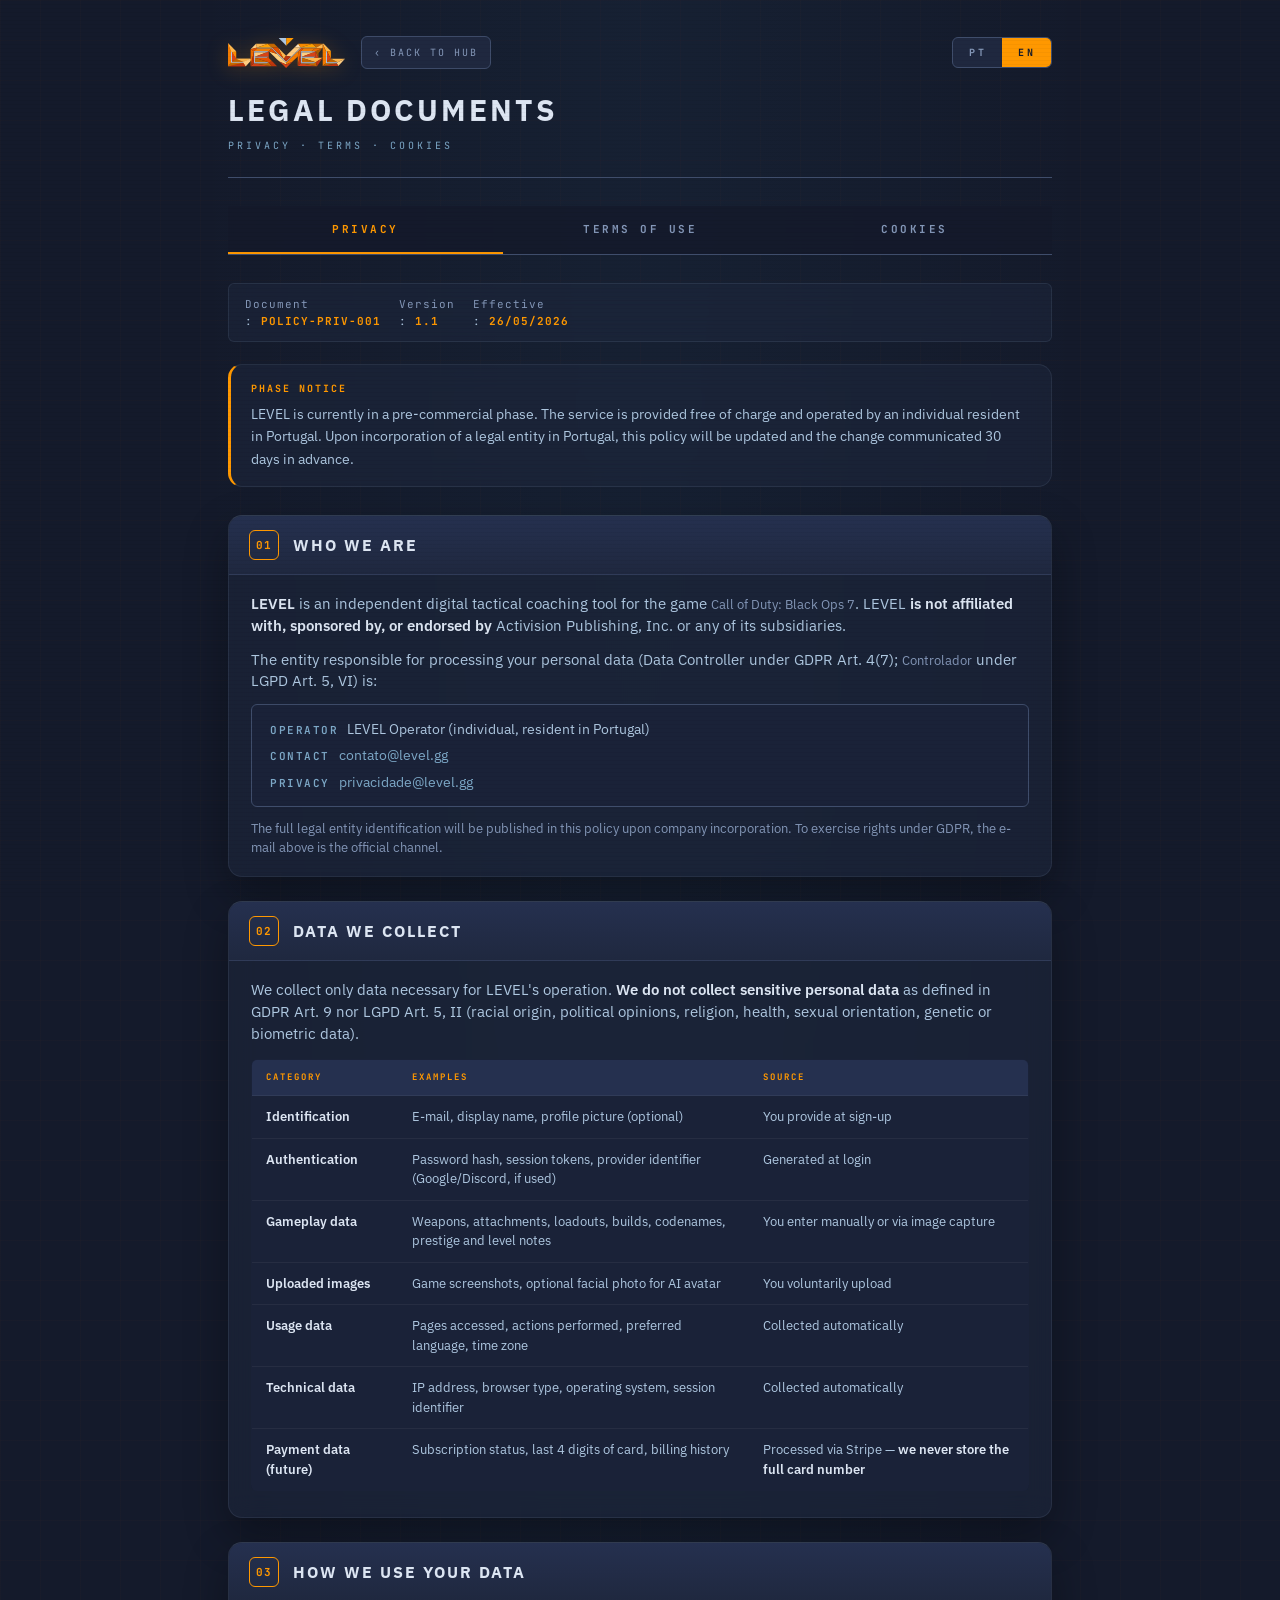
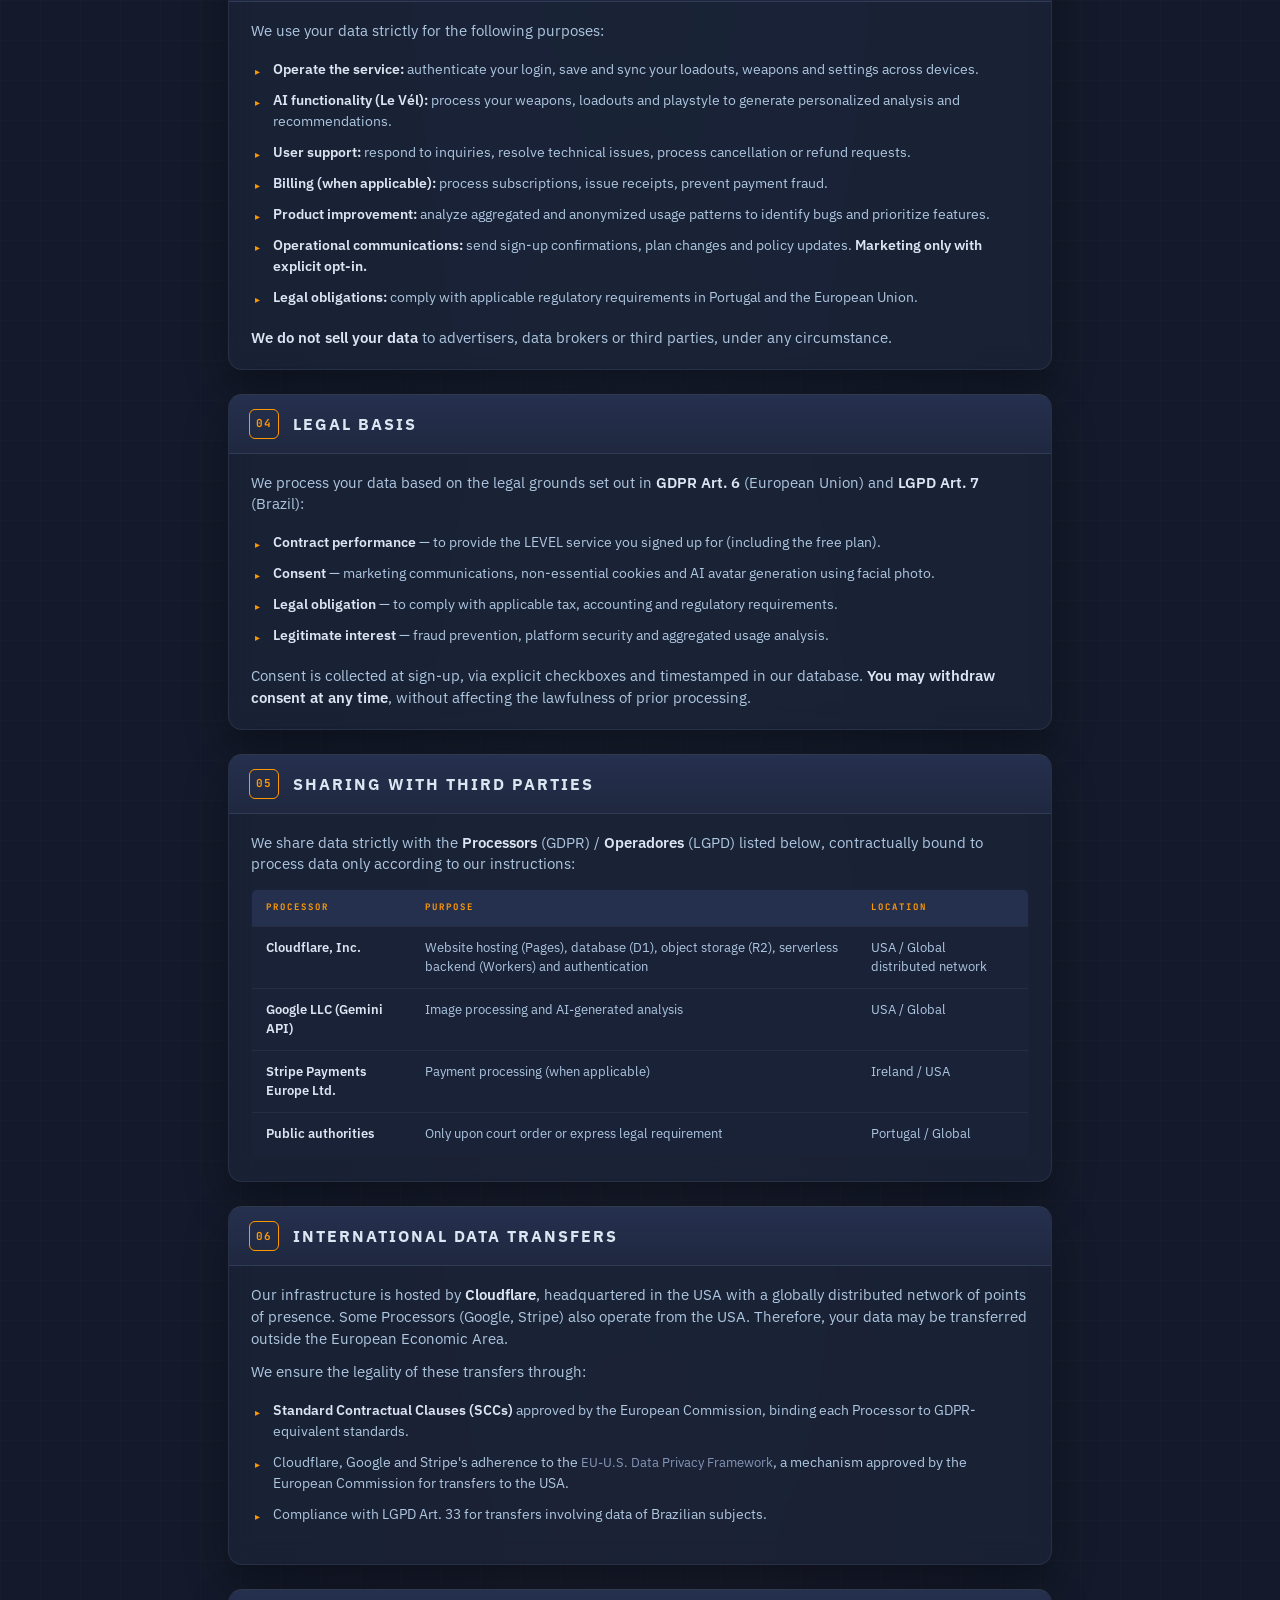
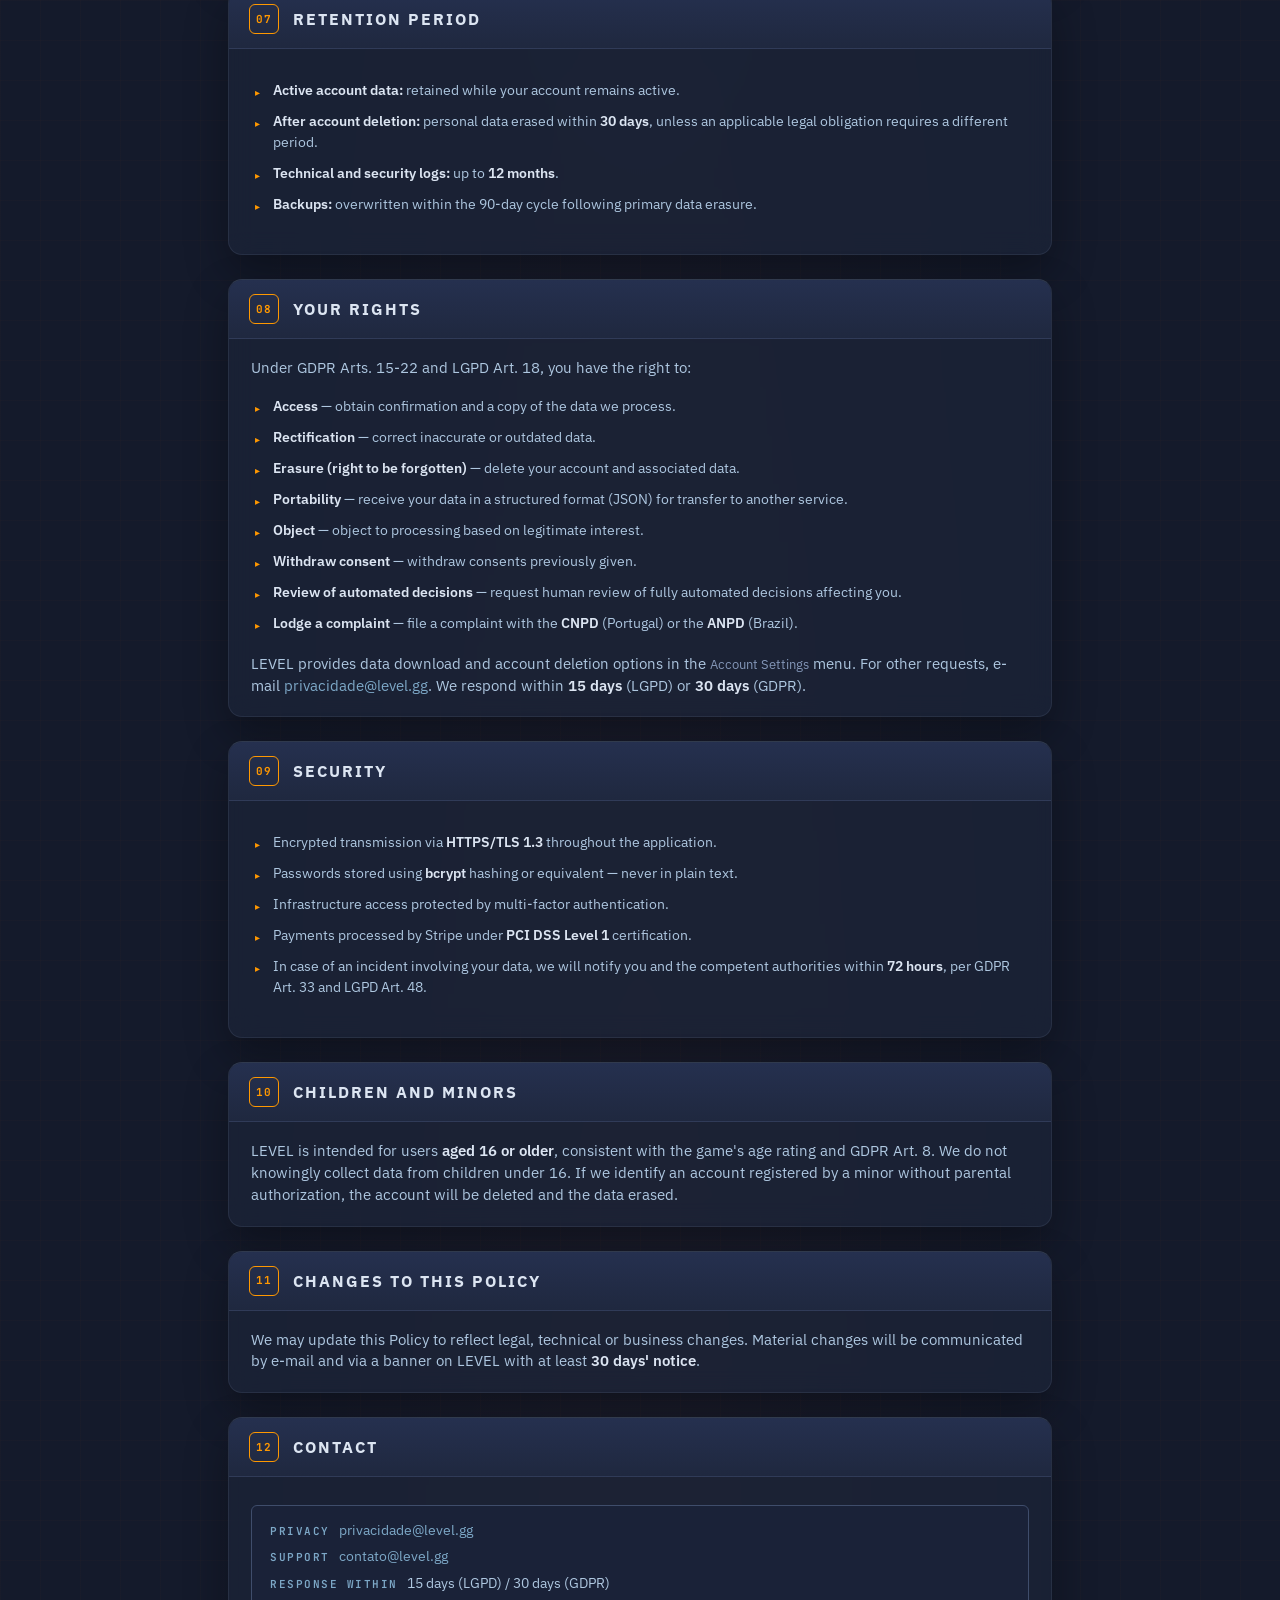
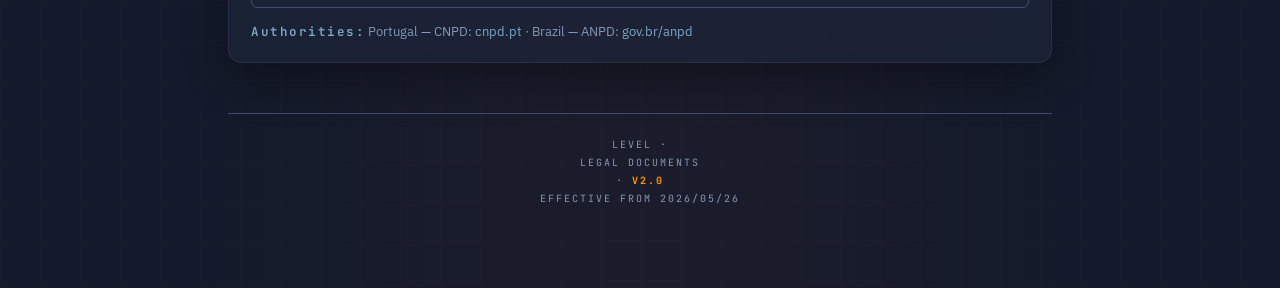
<file: legal.html>
<!DOCTYPE html>
<html lang="pt-BR" data-current-lang="pt">
<head>
  <meta charset="UTF-8">
  <meta name="viewport" content="width=device-width, initial-scale=1">
  <meta name="theme-color" content="#08101f">
  <meta name="robots" content="index, follow">
  <title>LEVEL · Documentos Legais</title>

  <link rel="preconnect" href="https://fonts.googleapis.com">
  <link rel="preconnect" href="https://fonts.gstatic.com" crossorigin>
  <link href="https://fonts.googleapis.com/css2?family=Chakra+Petch:wght@500;600;700&family=IBM+Plex+Sans:wght@400;500;600;700&family=JetBrains+Mono:wght@400;500;700&display=swap" rel="stylesheet">

  <style>
    /* ============================================================
       LEVEL · Documentos Legais
       Estética: Dusk + Amber (idêntica ao hub principal)
       ============================================================ */

    :root {
      /* Padrão novo · Glass/Neon (alinhado ao hub v2.29.0+) */
      --bg-darkest: #141a2b;
      --bg-dark: #1a2238;
      --bg-panel: #1f283f;
      --bg-row: #25304f;
      --bg-row-hover: #303d5f;
      --border: rgba(255, 255, 255, 0.05);
      --border-bright: #3F4D6B;
      --border-subtle: rgba(174,199,224,0.10);
      --border-default: rgba(174,199,224,0.16);
      --text-primary: #DCE5F2;
      --text-secondary: #AEC7E0;
      --text-muted: #8497B8;
      --text-heading: #F2F6FC;
      --accent-orange: #FF9800;
      --accent-orange-dim: #E07B00;
      --accent-cyan: #7DA8C7;
      --accent-cyan-dim: #5A88A8;
      --level-orange: #FF9800;
      --level-orange-bright: #FFB23E;
      --level-blue: #AEC7E0;
      --status-ok: #4ade80;
      --status-warn: #FFC857;
      --status-critical: #E74C3C;
      --radius-card: 14px;
      --radius-btn: 10px;
      --radius-pill: 999px;
      --radius-tag: 6px;
      --max-w: 880px;
      --font-display: 'Chakra Petch', sans-serif;
      --font-body: 'IBM Plex Sans', sans-serif;
      --font-mono: 'JetBrains Mono', monospace;
    }

    * { box-sizing: border-box; margin: 0; padding: 0; }
    html { scroll-behavior: smooth; }

    /* ===== SCROLLBAR (igual ao hub) ===== */
    html, body { scrollbar-width: thin; scrollbar-color: rgba(125,168,199,0.35) rgba(0,0,0,0.35); }
    ::-webkit-scrollbar { width: 10px; height: 10px; }
    ::-webkit-scrollbar-track { background: rgba(0,0,0,0.35); border-left: 1px solid rgba(125,168,199,0.08); }
    ::-webkit-scrollbar-thumb { background: rgba(125,168,199,0.28); border-radius: 6px; border: 2px solid transparent; background-clip: padding-box; transition: background .2s ease; }
    ::-webkit-scrollbar-thumb:hover { background: rgba(240,185,82,0.6); background-clip: padding-box; box-shadow: inset 0 0 6px rgba(240,185,82,0.35); }
    ::-webkit-scrollbar-thumb:active { background: var(--accent-orange); background-clip: padding-box; }

    /* ===== BODY + BACKGROUND (idêntico ao hub) ===== */
    body {
      font-family: 'IBM Plex Sans', sans-serif;
      background: var(--bg-darkest);
      color: var(--text-primary);
      min-height: 100vh;
      line-height: 1.5;
      background-image:
        linear-gradient(rgba(255, 107, 53, 0.015) 1px, transparent 1px),
        linear-gradient(90deg, rgba(255, 107, 53, 0.015) 1px, transparent 1px),
        radial-gradient(ellipse at top, rgba(79, 195, 247, 0.04) 0%, transparent 50%),
        radial-gradient(ellipse at bottom, rgba(255, 107, 53, 0.03) 0%, transparent 50%);
      background-size: 40px 40px, 40px 40px, 100% 100%, 100% 100%;
    }
    body::before {
      content: '';
      position: fixed;
      top: 0; left: 0;
      width: 100%; height: 100%;
      background: repeating-linear-gradient(0deg, transparent 0px, transparent 3px, rgba(0,0,0,0.03) 3px, rgba(0,0,0,0.03) 4px);
      pointer-events: none;
      z-index: 100;
    }

    a { color: var(--accent-cyan); text-decoration: none; transition: color .15s; }
    a:hover { color: var(--accent-orange); }

    .wrap {
      max-width: var(--max-w);
      margin: 0 auto;
      padding: 36px 28px 80px;
      position: relative;
      z-index: 1;
    }

    /* ============================================================
       HEADER
       ============================================================ */
    .header {
      border-bottom: 1px solid var(--border-bright);
      padding-bottom: 24px;
      margin-bottom: 28px;
    }
    .header-top {
      display: flex;
      align-items: center;
      justify-content: space-between;
      gap: 18px;
      margin-bottom: 18px;
      flex-wrap: wrap;
    }
    .header-left { display: flex; align-items: center; gap: 16px; }

    .logo { display: inline-flex; align-items: center; text-decoration: none; }
    .logo img { height: 30px; width: auto; display: block; filter: drop-shadow(0 2px 10px rgba(255,152,0,0.25)); }

    .back-link {
      font-family: 'JetBrains Mono', monospace;
      font-size: 10px;
      letter-spacing: 2px;
      color: var(--text-muted);
      text-transform: uppercase;
      display: inline-flex;
      align-items: center;
      gap: 6px;
      padding: 8px 12px;
      border: 1px solid var(--border-bright);
      border-radius: var(--radius-tag);
      background: var(--bg-panel);
      transition: color .15s, border-color .15s, background .15s;
    }
    .back-link:hover {
      color: var(--accent-orange);
      border-color: var(--accent-orange);
      background: var(--bg-row);
    }

    .lang-toggle {
      display: inline-flex;
      border: 1px solid var(--border-bright);
      border-radius: var(--radius-tag);
      overflow: hidden;
      background: var(--bg-panel);
    }
    .lang-toggle button {
      font-family: 'JetBrains Mono', monospace;
      font-size: 10px;
      font-weight: 700;
      letter-spacing: 2.5px;
      padding: 8px 16px;
      background: transparent;
      color: var(--text-muted);
      border: 0;
      cursor: pointer;
      transition: color .15s, background .15s;
    }
    .lang-toggle button.active {
      background: var(--accent-orange);
      color: var(--bg-darkest);
    }
    .lang-toggle button:hover:not(.active) { color: var(--text-primary); background: var(--bg-row); }

    .title {
      font-family: 'IBM Plex Sans', sans-serif;
      font-size: 30px;
      font-weight: 700;
      letter-spacing: 3px;
      text-transform: uppercase;
      color: var(--text-primary);
      margin-bottom: 6px;
    }
    .subtitle {
      font-family: 'JetBrains Mono', monospace;
      font-size: 10px;
      letter-spacing: 3px;
      color: var(--accent-cyan);
      text-transform: uppercase;
    }

    /* ============================================================
       TABS (estilo nav do hub)
       ============================================================ */
    .tabs {
      display: flex;
      gap: 0;
      border-bottom: 1px solid var(--border-bright);
      margin: 0 0 28px;
      position: sticky;
      top: 0;
      background: rgba(20,26,43,0.80);
      backdrop-filter: blur(14px);
      -webkit-backdrop-filter: blur(14px);
      z-index: 10;
    }
    .tabs button {
      flex: 1;
      background: transparent;
      border: 0;
      border-bottom: 2px solid transparent;
      color: var(--text-muted);
      font-family: 'JetBrains Mono', monospace;
      font-size: 11px;
      font-weight: 700;
      letter-spacing: 2.5px;
      text-transform: uppercase;
      padding: 16px 8px;
      cursor: pointer;
      transition: color .15s, border-color .15s, background .15s;
    }
    .tabs button:hover { color: var(--text-primary); background: rgba(125,168,199,0.04); }
    .tabs button.active {
      color: var(--accent-orange);
      border-bottom-color: var(--accent-orange);
    }

    .tab-pane { display: none; animation: fadeIn .2s ease; }
    .tab-pane.active { display: block; }
    @keyframes fadeIn { from { opacity: 0; transform: translateY(4px); } to { opacity: 1; transform: translateY(0); } }

    /* ============================================================
       META + NOTICE
       ============================================================ */
    .meta {
      display: flex;
      flex-wrap: wrap;
      gap: 18px;
      margin: 0 0 22px;
      font-family: 'JetBrains Mono', monospace;
      font-size: 11px;
      color: var(--text-secondary);
      padding: 12px 16px;
      background: rgba(31,40,63,0.50);
      backdrop-filter: blur(12px);
      -webkit-backdrop-filter: blur(12px);
      border: 1px solid var(--border-subtle);
      border-radius: var(--radius-tag);
      letter-spacing: 1px;
    }
    .meta strong {
      color: var(--accent-orange);
      font-weight: 700;
    }
    .meta span { color: var(--text-muted); }

    .notice {
      border-radius: var(--radius-card);
      padding: 16px 20px;
      margin-bottom: 28px;
      font-size: 14px;
      color: var(--text-secondary);
      line-height: 1.6;
      background: rgba(31,40,63,0.50);
      backdrop-filter: blur(12px);
      -webkit-backdrop-filter: blur(12px);
      border: 1px solid var(--border-subtle);
    }
    .notice.warn { border-left: 3px solid var(--accent-orange); }
    .notice.info { border-left: 3px solid var(--accent-cyan); }
    .notice strong {
      font-family: 'JetBrains Mono', monospace;
      letter-spacing: 2px;
      display: block;
      margin-bottom: 6px;
      text-transform: uppercase;
      font-size: 10px;
    }
    .notice.warn strong { color: var(--accent-orange); }
    .notice.info strong { color: var(--accent-cyan); }

    /* ============================================================
       SECTION (panel style do hub)
       ============================================================ */
    section.policy {
      margin-bottom: 24px;
      background: rgba(31,40,63,0.50);
      backdrop-filter: blur(12px);
      -webkit-backdrop-filter: blur(12px);
      border: 1px solid var(--border-subtle);
      border-top: 1px solid var(--border-default);
      border-radius: var(--radius-card);
      overflow: hidden;
      scroll-margin-top: 80px;
      box-shadow: inset 0 1px 0 rgba(255,255,255,0.04), 0 18px 44px rgba(0,0,0,0.32);
    }

    .panel-header {
      padding: 14px 20px;
      border-bottom: 1px solid var(--border);
      display: flex;
      align-items: center;
      gap: 14px;
      background: linear-gradient(180deg, var(--bg-row) 0%, var(--bg-panel) 100%);
    }
    .panel-icon {
      width: 30px;
      height: 30px;
      border: 1px solid var(--accent-orange);
      display: flex;
      align-items: center;
      justify-content: center;
      color: var(--accent-orange);
      font-family: 'JetBrains Mono', monospace;
      font-weight: 700;
      font-size: 11px;
      letter-spacing: 1px;
      border-radius: var(--radius-tag);
      flex-shrink: 0;
    }
    .panel-header h2 {
      font-family: 'IBM Plex Sans', sans-serif;
      font-size: 16px;
      font-weight: 700;
      letter-spacing: 2px;
      text-transform: uppercase;
      color: var(--text-primary);
      margin: 0;
    }

    .panel-body {
      padding: 18px 22px 20px;
    }
    .panel-body p {
      color: var(--text-secondary);
      margin-bottom: 12px;
      font-size: 14.5px;
    }
    .panel-body p:last-child { margin-bottom: 0; }
    .panel-body strong { color: var(--text-primary); font-weight: 600; }
    .panel-body em {
      font-style: normal;
      color: var(--text-muted);
      font-size: 13px;
    }

    .group-title {
      font-family: 'JetBrains Mono', monospace;
      font-size: 10px;
      color: var(--accent-cyan);
      letter-spacing: 3px;
      text-transform: uppercase;
      margin: 16px 0 8px;
      font-weight: 500;
    }

    .panel-body ul {
      margin: 8px 0 14px;
      padding-left: 0;
      list-style: none;
    }
    .panel-body ul li {
      color: var(--text-secondary);
      padding: 5px 0 5px 22px;
      position: relative;
      font-size: 14px;
    }
    .panel-body ul li::before {
      content: "▸";
      color: var(--accent-orange);
      position: absolute;
      left: 4px;
      font-size: 10px;
      top: 10px;
    }

    /* ============================================================
       DATA TABLE (estilo row do hub)
       ============================================================ */
    .data-table {
      width: 100%;
      border: 1px solid var(--border);
      border-radius: var(--radius-tag);
      overflow: hidden;
      margin: 14px 0 6px;
      font-size: 13px;
      border-collapse: collapse;
      background: var(--bg-dark);
    }
    .data-table th, .data-table td {
      padding: 11px 14px;
      text-align: left;
      border-bottom: 1px solid var(--border);
      vertical-align: top;
    }
    .data-table th {
      background: var(--bg-row);
      font-family: 'JetBrains Mono', monospace;
      font-size: 9px;
      letter-spacing: 2px;
      color: var(--accent-orange);
      text-transform: uppercase;
      font-weight: 700;
    }
    .data-table td { color: var(--text-secondary); }
    .data-table tr:last-child td { border-bottom: 0; }
    .data-table tr:hover td { background: var(--bg-row-hover); }
    .data-table strong { color: var(--text-primary); }

    /* ============================================================
       CONTACT CARD
       ============================================================ */
    .contact-card {
      background: var(--bg-dark);
      border: 1px solid var(--border-bright);
      border-radius: var(--radius-tag);
      padding: 14px 18px;
      margin-top: 10px;
      font-size: 13.5px;
    }
    .contact-card div { margin-bottom: 6px; color: var(--text-secondary); }
    .contact-card div:last-child { margin-bottom: 0; }
    .contact-card strong { color: var(--accent-cyan); font-family: 'JetBrains Mono', monospace; font-size: 11px; letter-spacing: 1.5px; text-transform: uppercase; margin-right: 6px; }

    /* ============================================================
       FOOTER
       ============================================================ */
    .doc-footer {
      margin-top: 50px;
      padding-top: 22px;
      border-top: 1px solid var(--border-bright);
      text-align: center;
      font-size: 10px;
      color: var(--text-muted);
      font-family: 'JetBrains Mono', monospace;
      letter-spacing: 2px;
      line-height: 1.8;
      text-transform: uppercase;
    }
    .doc-footer strong { color: var(--accent-orange); }

    /* ===== LANG SWITCHER ===== */
    [data-lang="en"] { display: none; }
    html[data-current-lang="en"] [data-lang="pt"] { display: none; }
    html[data-current-lang="en"] [data-lang="en"] { display: block; }
    html[data-current-lang="en"] [data-lang="en"].inline { display: inline; }
    html[data-current-lang="pt"] [data-lang="pt"].inline { display: inline; }

    /* ===== RESPONSIVE ===== */
    @media (max-width: 640px) {
      .wrap { padding: 24px 16px 60px; }
      .title { font-size: 22px; letter-spacing: 2px; }
      .header-top { flex-direction: column; align-items: flex-start; }
      .tabs button { font-size: 9.5px; padding: 13px 4px; letter-spacing: 1.5px; }
      .meta { gap: 10px; font-size: 10px; }
      .panel-body { padding: 14px 16px 16px; }
      .panel-header { padding: 12px 16px; }
      .panel-header h2 { font-size: 14px; }
    }
  </style>
</head>
<body>
  <div class="wrap">

    <!-- ============================================================
         HEADER
         ============================================================ -->
    <header class="header">
      <div class="header-top">
        <div class="header-left">
          <a href="/" class="logo" aria-label="LEVEL"><img src="assets/level-logo.svg" alt="LEVEL"></a>
          <a href="/" class="back-link">
            <span data-lang="pt">‹ Voltar ao Hub</span>
            <span data-lang="en">‹ Back to Hub</span>
          </a>
        </div>
        <div class="lang-toggle" role="group" aria-label="Language toggle">
          <button type="button" data-set-lang="pt" class="active">PT</button>
          <button type="button" data-set-lang="en">EN</button>
        </div>
      </div>

      <h1 class="title">
        <span data-lang="pt">Documentos Legais</span>
        <span data-lang="en">Legal Documents</span>
      </h1>
      <div class="subtitle">
        <span data-lang="pt">Privacidade · Termos · Cookies</span>
        <span data-lang="en">Privacy · Terms · Cookies</span>
      </div>
    </header>

    <!-- ============================================================
         TABS
         ============================================================ -->
    <nav class="tabs" role="tablist">
      <button type="button" class="tab-btn active" data-tab="privacy" role="tab">
        <span data-lang="pt">Privacidade</span>
        <span data-lang="en">Privacy</span>
      </button>
      <button type="button" class="tab-btn" data-tab="terms" role="tab">
        <span data-lang="pt">Termos de Uso</span>
        <span data-lang="en">Terms of Use</span>
      </button>
      <button type="button" class="tab-btn" data-tab="cookies" role="tab">
        <span data-lang="pt">Cookies</span>
        <span data-lang="en">Cookies</span>
      </button>
    </nav>

    <!-- ============================================================
         TAB 1: PRIVACIDADE
         ============================================================ -->
    <main class="tab-pane active" data-pane="privacy" role="tabpanel">

      <div class="meta">
        <div><span data-lang="pt">Documento</span><span data-lang="en">Document</span>: <strong>POLICY-PRIV-001</strong></div>
        <div><span data-lang="pt">Versão</span><span data-lang="en">Version</span>: <strong>1.1</strong></div>
        <div><span data-lang="pt">Vigência</span><span data-lang="en">Effective</span>: <strong>26/05/2026</strong></div>
      </div>

      <div class="notice warn">
        <strong data-lang="pt">Aviso de fase</strong>
        <strong data-lang="en">Phase notice</strong>
        <span data-lang="pt">O LEVEL encontra-se em fase pré-comercial. O serviço é gratuito e operado por pessoa singular residente em Portugal. Quando da constituição de pessoa coletiva em Portugal, esta política será atualizada e a alteração comunicada com 30 dias de antecedência.</span>
        <span data-lang="en">LEVEL is currently in a pre-commercial phase. The service is provided free of charge and operated by an individual resident in Portugal. Upon incorporation of a legal entity in Portugal, this policy will be updated and the change communicated 30 days in advance.</span>
      </div>

      <section class="policy">
        <div class="panel-header">
          <div class="panel-icon">01</div>
          <h2><span data-lang="pt">Quem somos</span><span data-lang="en">Who we are</span></h2>
        </div>
        <div class="panel-body">
          <div data-lang="pt">
            <p>O <strong>LEVEL</strong> é uma ferramenta digital de coaching tático para o jogo <em>Call of Duty: Black Ops 7</em>, operada de forma independente. O LEVEL <strong>não é afiliado, patrocinado nem endossado</strong> pela Activision Publishing, Inc. ou qualquer das suas subsidiárias.</p>
            <p>O responsável pelo tratamento dos seus dados pessoais (Controlador, nos termos do art. 4.º, n.º 7 do RGPD; <em>Controlador</em>, nos termos do art. 5.º, VI da LGPD) é:</p>
            <div class="contact-card">
              <div><strong>Operador</strong> Operador do LEVEL (pessoa singular, residente em Portugal)</div>
              <div><strong>Contato</strong> <a href="mailto:contato@level.gg">contato@level.gg</a></div>
              <div><strong>Privacidade</strong> <a href="mailto:privacidade@level.gg">privacidade@level.gg</a></div>
            </div>
            <p style="font-size:12.5px;color:var(--text-muted);margin-top:12px;">A identidade fiscal completa será publicada nesta política após constituição da pessoa coletiva. Para exercício de direitos sob o RGPD, o e-mail acima é o canal oficial.</p>
          </div>
          <div data-lang="en">
            <p><strong>LEVEL</strong> is an independent digital tactical coaching tool for the game <em>Call of Duty: Black Ops 7</em>. LEVEL <strong>is not affiliated with, sponsored by, or endorsed by</strong> Activision Publishing, Inc. or any of its subsidiaries.</p>
            <p>The entity responsible for processing your personal data (Data Controller under GDPR Art. 4(7); <em>Controlador</em> under LGPD Art. 5, VI) is:</p>
            <div class="contact-card">
              <div><strong>Operator</strong> LEVEL Operator (individual, resident in Portugal)</div>
              <div><strong>Contact</strong> <a href="mailto:contato@level.gg">contato@level.gg</a></div>
              <div><strong>Privacy</strong> <a href="mailto:privacidade@level.gg">privacidade@level.gg</a></div>
            </div>
            <p style="font-size:12.5px;color:var(--text-muted);margin-top:12px;">The full legal entity identification will be published in this policy upon company incorporation. To exercise rights under GDPR, the e-mail above is the official channel.</p>
          </div>
        </div>
      </section>

      <section class="policy">
        <div class="panel-header">
          <div class="panel-icon">02</div>
          <h2><span data-lang="pt">Dados que coletamos</span><span data-lang="en">Data we collect</span></h2>
        </div>
        <div class="panel-body">
          <div data-lang="pt">
            <p>Coletamos apenas os dados necessários à operação do LEVEL. <strong>Não coletamos dados sensíveis</strong> na acepção do art. 5.º, II da LGPD nem do art. 9.º do RGPD (origem racial, opinião política, religião, saúde, orientação sexual, dados genéticos ou biométricos).</p>
            <table class="data-table">
              <thead><tr><th>Categoria</th><th>Exemplos</th><th>Origem</th></tr></thead>
              <tbody>
                <tr><td><strong>Identificação</strong></td><td>E-mail, nome de exibição, foto de perfil (opcional)</td><td>Você fornece no cadastro</td></tr>
                <tr><td><strong>Autenticação</strong></td><td>Hash de senha, tokens de sessão, identificador de provedor (Google/Discord, se usado)</td><td>Gerado no login</td></tr>
                <tr><td><strong>Dados de jogo</strong></td><td>Armas, acessórios, loadouts, builds, codenomes, anotações de prestígio e level</td><td>Você insere manualmente ou via captura de imagem</td></tr>
                <tr><td><strong>Imagens enviadas</strong></td><td>Capturas de tela do jogo, foto facial opcional para avatar IA</td><td>Você envia voluntariamente</td></tr>
                <tr><td><strong>Dados de uso</strong></td><td>Páginas acessadas, ações realizadas, idioma preferido, fuso horário</td><td>Coletados automaticamente</td></tr>
                <tr><td><strong>Dados técnicos</strong></td><td>Endereço IP, tipo de navegador, sistema operacional, identificador de sessão</td><td>Coletados automaticamente</td></tr>
                <tr><td><strong>Dados de pagamento (futuro)</strong></td><td>Status de assinatura, últimos 4 dígitos do cartão, histórico de cobrança</td><td>Processados via Stripe — <strong>nunca armazenamos o número completo do cartão</strong></td></tr>
              </tbody>
            </table>
          </div>
          <div data-lang="en">
            <p>We collect only data necessary for LEVEL's operation. <strong>We do not collect sensitive personal data</strong> as defined in GDPR Art. 9 nor LGPD Art. 5, II (racial origin, political opinions, religion, health, sexual orientation, genetic or biometric data).</p>
            <table class="data-table">
              <thead><tr><th>Category</th><th>Examples</th><th>Source</th></tr></thead>
              <tbody>
                <tr><td><strong>Identification</strong></td><td>E-mail, display name, profile picture (optional)</td><td>You provide at sign-up</td></tr>
                <tr><td><strong>Authentication</strong></td><td>Password hash, session tokens, provider identifier (Google/Discord, if used)</td><td>Generated at login</td></tr>
                <tr><td><strong>Gameplay data</strong></td><td>Weapons, attachments, loadouts, builds, codenames, prestige and level notes</td><td>You enter manually or via image capture</td></tr>
                <tr><td><strong>Uploaded images</strong></td><td>Game screenshots, optional facial photo for AI avatar</td><td>You voluntarily upload</td></tr>
                <tr><td><strong>Usage data</strong></td><td>Pages accessed, actions performed, preferred language, time zone</td><td>Collected automatically</td></tr>
                <tr><td><strong>Technical data</strong></td><td>IP address, browser type, operating system, session identifier</td><td>Collected automatically</td></tr>
                <tr><td><strong>Payment data (future)</strong></td><td>Subscription status, last 4 digits of card, billing history</td><td>Processed via Stripe — <strong>we never store the full card number</strong></td></tr>
              </tbody>
            </table>
          </div>
        </div>
      </section>

      <section class="policy">
        <div class="panel-header">
          <div class="panel-icon">03</div>
          <h2><span data-lang="pt">Como usamos os dados</span><span data-lang="en">How we use your data</span></h2>
        </div>
        <div class="panel-body">
          <div data-lang="pt">
            <p>Usamos os seus dados estritamente para as seguintes finalidades:</p>
            <ul>
              <li><strong>Operar o serviço:</strong> autenticar o seu login, salvar e sincronizar os seus loadouts, armas e configurações entre dispositivos.</li>
              <li><strong>Funcionalidade de IA (Le Vél):</strong> processar as suas armas, loadouts e estilo de jogo para gerar análises e recomendações personalizadas.</li>
              <li><strong>Suporte ao utilizador:</strong> responder dúvidas, resolver problemas técnicos, processar pedidos de cancelamento ou reembolso.</li>
              <li><strong>Faturamento (quando aplicável):</strong> processar assinaturas, emitir recibos, prevenir fraudes em pagamentos.</li>
              <li><strong>Melhoria do produto:</strong> analisar padrões de uso agregados e anónimos para identificar erros e priorizar funcionalidades.</li>
              <li><strong>Comunicações operacionais:</strong> enviar e-mails de confirmação de cadastro, alterações de plano e atualizações de política. <strong>Marketing apenas mediante opt-in explícito.</strong></li>
              <li><strong>Obrigações legais:</strong> cumprir exigências regulatórias aplicáveis em Portugal e na União Europeia.</li>
            </ul>
            <p><strong>Não vendemos os seus dados</strong> a anunciantes, brokers de dados ou terceiros, sob nenhuma circunstância.</p>
          </div>
          <div data-lang="en">
            <p>We use your data strictly for the following purposes:</p>
            <ul>
              <li><strong>Operate the service:</strong> authenticate your login, save and sync your loadouts, weapons and settings across devices.</li>
              <li><strong>AI functionality (Le Vél):</strong> process your weapons, loadouts and playstyle to generate personalized analysis and recommendations.</li>
              <li><strong>User support:</strong> respond to inquiries, resolve technical issues, process cancellation or refund requests.</li>
              <li><strong>Billing (when applicable):</strong> process subscriptions, issue receipts, prevent payment fraud.</li>
              <li><strong>Product improvement:</strong> analyze aggregated and anonymized usage patterns to identify bugs and prioritize features.</li>
              <li><strong>Operational communications:</strong> send sign-up confirmations, plan changes and policy updates. <strong>Marketing only with explicit opt-in.</strong></li>
              <li><strong>Legal obligations:</strong> comply with applicable regulatory requirements in Portugal and the European Union.</li>
            </ul>
            <p><strong>We do not sell your data</strong> to advertisers, data brokers or third parties, under any circumstance.</p>
          </div>
        </div>
      </section>

      <section class="policy">
        <div class="panel-header">
          <div class="panel-icon">04</div>
          <h2><span data-lang="pt">Base legal</span><span data-lang="en">Legal basis</span></h2>
        </div>
        <div class="panel-body">
          <div data-lang="pt">
            <p>Tratamos os seus dados com base nas hipóteses previstas no <strong>art. 6.º do RGPD</strong> (União Europeia) e no <strong>art. 7.º da LGPD</strong> (Brasil):</p>
            <ul>
              <li><strong>Execução de contrato</strong> — fornecer o serviço LEVEL ao qual você aderiu (mesmo no plano gratuito).</li>
              <li><strong>Consentimento</strong> — envio de comunicações de marketing, uso de cookies não essenciais e geração de avatar com foto facial.</li>
              <li><strong>Obrigação legal</strong> — cumprir exigências fiscais, contábeis e regulatórias quando aplicáveis.</li>
              <li><strong>Legítimo interesse</strong> — prevenção de fraude, segurança da plataforma e análise de uso agregado.</li>
            </ul>
            <p>O consentimento é recolhido no momento do cadastro, mediante marcações explícitas (<em>checkboxes</em>) e registado com data/hora no nosso banco de dados. <strong>Pode revogar o consentimento a qualquer momento</strong>, sem afetar a licitude dos tratamentos anteriores.</p>
          </div>
          <div data-lang="en">
            <p>We process your data based on the legal grounds set out in <strong>GDPR Art. 6</strong> (European Union) and <strong>LGPD Art. 7</strong> (Brazil):</p>
            <ul>
              <li><strong>Contract performance</strong> — to provide the LEVEL service you signed up for (including the free plan).</li>
              <li><strong>Consent</strong> — marketing communications, non-essential cookies and AI avatar generation using facial photo.</li>
              <li><strong>Legal obligation</strong> — to comply with applicable tax, accounting and regulatory requirements.</li>
              <li><strong>Legitimate interest</strong> — fraud prevention, platform security and aggregated usage analysis.</li>
            </ul>
            <p>Consent is collected at sign-up, via explicit checkboxes and timestamped in our database. <strong>You may withdraw consent at any time</strong>, without affecting the lawfulness of prior processing.</p>
          </div>
        </div>
      </section>

      <section class="policy">
        <div class="panel-header">
          <div class="panel-icon">05</div>
          <h2><span data-lang="pt">Compartilhamento com terceiros</span><span data-lang="en">Sharing with third parties</span></h2>
        </div>
        <div class="panel-body">
          <div data-lang="pt">
            <p>Compartilhamos dados estritamente com os <strong>Subcontratantes</strong> (RGPD) / <strong>Operadores</strong> (LGPD) abaixo, vinculados contratualmente a processá-los apenas conforme as nossas instruções:</p>
            <table class="data-table">
              <thead><tr><th>Subcontratante</th><th>Finalidade</th><th>Localização</th></tr></thead>
              <tbody>
                <tr><td><strong>Cloudflare, Inc.</strong></td><td>Hospedagem do site (Pages), banco de dados (D1), armazenamento de objetos (R2), backend serverless (Workers) e autenticação</td><td>EUA / Rede global distribuída</td></tr>
                <tr><td><strong>Google LLC (Gemini API)</strong></td><td>Processamento de imagens e geração de análises por IA</td><td>EUA / Global</td></tr>
                <tr><td><strong>Stripe Payments Europe Ltd.</strong></td><td>Processamento de pagamentos (quando aplicável)</td><td>Irlanda / EUA</td></tr>
                <tr><td><strong>Autoridades públicas</strong></td><td>Apenas mediante ordem judicial ou exigência legal expressa</td><td>Portugal / Global</td></tr>
              </tbody>
            </table>
          </div>
          <div data-lang="en">
            <p>We share data strictly with the <strong>Processors</strong> (GDPR) / <strong>Operadores</strong> (LGPD) listed below, contractually bound to process data only according to our instructions:</p>
            <table class="data-table">
              <thead><tr><th>Processor</th><th>Purpose</th><th>Location</th></tr></thead>
              <tbody>
                <tr><td><strong>Cloudflare, Inc.</strong></td><td>Website hosting (Pages), database (D1), object storage (R2), serverless backend (Workers) and authentication</td><td>USA / Global distributed network</td></tr>
                <tr><td><strong>Google LLC (Gemini API)</strong></td><td>Image processing and AI-generated analysis</td><td>USA / Global</td></tr>
                <tr><td><strong>Stripe Payments Europe Ltd.</strong></td><td>Payment processing (when applicable)</td><td>Ireland / USA</td></tr>
                <tr><td><strong>Public authorities</strong></td><td>Only upon court order or express legal requirement</td><td>Portugal / Global</td></tr>
              </tbody>
            </table>
          </div>
        </div>
      </section>

      <section class="policy">
        <div class="panel-header">
          <div class="panel-icon">06</div>
          <h2><span data-lang="pt">Transferência internacional</span><span data-lang="en">International data transfers</span></h2>
        </div>
        <div class="panel-body">
          <div data-lang="pt">
            <p>A nossa infraestrutura é hospedada pela <strong>Cloudflare</strong>, com sede nos EUA e rede global distribuída de pontos de presença. Parte dos Subcontratantes (Google, Stripe) também opera a partir dos EUA. Por essa razão, os seus dados podem ser transferidos para fora do Espaço Económico Europeu.</p>
            <p>Garantimos a legalidade destas transferências por meio de:</p>
            <ul>
              <li><strong>Cláusulas Contratuais Padrão (SCC)</strong> aprovadas pela Comissão Europeia, vinculando cada Subcontratante a padrões equivalentes ao RGPD.</li>
              <li>Adesão de Cloudflare, Google e Stripe ao <em>EU-U.S. Data Privacy Framework</em>, mecanismo aprovado pela Comissão Europeia para transferências aos EUA.</li>
              <li>Conformidade com o art. 33 da LGPD para transferências envolvendo dados de titulares no Brasil.</li>
            </ul>
          </div>
          <div data-lang="en">
            <p>Our infrastructure is hosted by <strong>Cloudflare</strong>, headquartered in the USA with a globally distributed network of points of presence. Some Processors (Google, Stripe) also operate from the USA. Therefore, your data may be transferred outside the European Economic Area.</p>
            <p>We ensure the legality of these transfers through:</p>
            <ul>
              <li><strong>Standard Contractual Clauses (SCCs)</strong> approved by the European Commission, binding each Processor to GDPR-equivalent standards.</li>
              <li>Cloudflare, Google and Stripe's adherence to the <em>EU-U.S. Data Privacy Framework</em>, a mechanism approved by the European Commission for transfers to the USA.</li>
              <li>Compliance with LGPD Art. 33 for transfers involving data of Brazilian subjects.</li>
            </ul>
          </div>
        </div>
      </section>

      <section class="policy">
        <div class="panel-header">
          <div class="panel-icon">07</div>
          <h2><span data-lang="pt">Tempo de retenção</span><span data-lang="en">Retention period</span></h2>
        </div>
        <div class="panel-body">
          <div data-lang="pt">
            <ul>
              <li><strong>Dados de conta ativa:</strong> mantidos enquanto a sua conta estiver ativa.</li>
              <li><strong>Após exclusão da conta:</strong> dados pessoais apagados em até <strong>30 dias</strong>, exceto quando obrigação legal aplicável determine prazo distinto.</li>
              <li><strong>Logs técnicos e de segurança:</strong> até <strong>12 meses</strong>.</li>
              <li><strong>Cópias de segurança (<em>backups</em>):</strong> sobrescritas no ciclo de 90 dias subsequente à exclusão dos dados primários.</li>
            </ul>
          </div>
          <div data-lang="en">
            <ul>
              <li><strong>Active account data:</strong> retained while your account remains active.</li>
              <li><strong>After account deletion:</strong> personal data erased within <strong>30 days</strong>, unless an applicable legal obligation requires a different period.</li>
              <li><strong>Technical and security logs:</strong> up to <strong>12 months</strong>.</li>
              <li><strong>Backups:</strong> overwritten within the 90-day cycle following primary data erasure.</li>
            </ul>
          </div>
        </div>
      </section>

      <section class="policy">
        <div class="panel-header">
          <div class="panel-icon">08</div>
          <h2><span data-lang="pt">Os seus direitos</span><span data-lang="en">Your rights</span></h2>
        </div>
        <div class="panel-body">
          <div data-lang="pt">
            <p>Nos termos dos arts. 15.º a 22.º do RGPD e do art. 18.º da LGPD, você tem direito a:</p>
            <ul>
              <li><strong>Acesso</strong> — obter confirmação e cópia dos dados que tratamos.</li>
              <li><strong>Retificação</strong> — corrigir dados incorretos ou desatualizados.</li>
              <li><strong>Eliminação (esquecimento)</strong> — apagar a sua conta e dados associados.</li>
              <li><strong>Portabilidade</strong> — receber os seus dados em formato estruturado (JSON) para transferir a outro serviço.</li>
              <li><strong>Oposição</strong> — opor-se a tratamentos baseados em legítimo interesse.</li>
              <li><strong>Revogação de consentimento</strong> — retirar consentimentos previamente fornecidos.</li>
              <li><strong>Revisão de decisões automatizadas</strong> — solicitar revisão humana de decisões totalmente automatizadas que o afetem.</li>
              <li><strong>Reclamação</strong> — apresentar queixa à <strong>CNPD</strong> (Portugal) ou à <strong>ANPD</strong> (Brasil).</li>
            </ul>
            <p>O LEVEL disponibiliza no menu <em>Configurações da Conta</em> as opções de download de dados e exclusão de conta. Para outras solicitações, envie e-mail para <a href="mailto:privacidade@level.gg">privacidade@level.gg</a>. Respondemos em até <strong>15 dias</strong> (LGPD) ou <strong>30 dias</strong> (RGPD).</p>
          </div>
          <div data-lang="en">
            <p>Under GDPR Arts. 15-22 and LGPD Art. 18, you have the right to:</p>
            <ul>
              <li><strong>Access</strong> — obtain confirmation and a copy of the data we process.</li>
              <li><strong>Rectification</strong> — correct inaccurate or outdated data.</li>
              <li><strong>Erasure (right to be forgotten)</strong> — delete your account and associated data.</li>
              <li><strong>Portability</strong> — receive your data in a structured format (JSON) for transfer to another service.</li>
              <li><strong>Object</strong> — object to processing based on legitimate interest.</li>
              <li><strong>Withdraw consent</strong> — withdraw consents previously given.</li>
              <li><strong>Review of automated decisions</strong> — request human review of fully automated decisions affecting you.</li>
              <li><strong>Lodge a complaint</strong> — file a complaint with the <strong>CNPD</strong> (Portugal) or the <strong>ANPD</strong> (Brazil).</li>
            </ul>
            <p>LEVEL provides data download and account deletion options in the <em>Account Settings</em> menu. For other requests, e-mail <a href="mailto:privacidade@level.gg">privacidade@level.gg</a>. We respond within <strong>15 days</strong> (LGPD) or <strong>30 days</strong> (GDPR).</p>
          </div>
        </div>
      </section>

      <section class="policy">
        <div class="panel-header">
          <div class="panel-icon">09</div>
          <h2><span data-lang="pt">Segurança</span><span data-lang="en">Security</span></h2>
        </div>
        <div class="panel-body">
          <div data-lang="pt">
            <ul>
              <li>Transmissão criptografada via <strong>HTTPS/TLS 1.3</strong> em toda a aplicação.</li>
              <li>Senhas armazenadas com <em>hash</em> <strong>bcrypt</strong> ou equivalente — nunca em texto puro.</li>
              <li>Acesso à infraestrutura protegido por autenticação multifator.</li>
              <li>Pagamentos processados pelo Stripe sob certificação <strong>PCI DSS Nível 1</strong>.</li>
              <li>Em caso de incidente envolvendo os seus dados, notificaremos você e as autoridades competentes em até <strong>72 horas</strong>, conforme art. 33 do RGPD e art. 48 da LGPD.</li>
            </ul>
          </div>
          <div data-lang="en">
            <ul>
              <li>Encrypted transmission via <strong>HTTPS/TLS 1.3</strong> throughout the application.</li>
              <li>Passwords stored using <strong>bcrypt</strong> hashing or equivalent — never in plain text.</li>
              <li>Infrastructure access protected by multi-factor authentication.</li>
              <li>Payments processed by Stripe under <strong>PCI DSS Level 1</strong> certification.</li>
              <li>In case of an incident involving your data, we will notify you and the competent authorities within <strong>72 hours</strong>, per GDPR Art. 33 and LGPD Art. 48.</li>
            </ul>
          </div>
        </div>
      </section>

      <section class="policy">
        <div class="panel-header">
          <div class="panel-icon">10</div>
          <h2><span data-lang="pt">Crianças e adolescentes</span><span data-lang="en">Children and minors</span></h2>
        </div>
        <div class="panel-body">
          <div data-lang="pt"><p>O LEVEL destina-se a utilizadores com <strong>16 anos ou mais</strong>, em linha com a classificação etária do jogo e com o art. 8.º do RGPD. Não recolhemos conscientemente dados de menores de 16 anos. Identificado um cadastro de menor sem autorização do responsável legal, a conta será excluída e os dados eliminados.</p></div>
          <div data-lang="en"><p>LEVEL is intended for users <strong>aged 16 or older</strong>, consistent with the game's age rating and GDPR Art. 8. We do not knowingly collect data from children under 16. If we identify an account registered by a minor without parental authorization, the account will be deleted and the data erased.</p></div>
        </div>
      </section>

      <section class="policy">
        <div class="panel-header">
          <div class="panel-icon">11</div>
          <h2><span data-lang="pt">Alterações nesta política</span><span data-lang="en">Changes to this policy</span></h2>
        </div>
        <div class="panel-body">
          <div data-lang="pt"><p>Podemos atualizar esta Política para refletir alterações legais, técnicas ou comerciais. Mudanças materiais serão comunicadas por e-mail e por banner no LEVEL com pelo menos <strong>30 dias de antecedência</strong>.</p></div>
          <div data-lang="en"><p>We may update this Policy to reflect legal, technical or business changes. Material changes will be communicated by e-mail and via a banner on LEVEL with at least <strong>30 days' notice</strong>.</p></div>
        </div>
      </section>

      <section class="policy">
        <div class="panel-header">
          <div class="panel-icon">12</div>
          <h2><span data-lang="pt">Contato</span><span data-lang="en">Contact</span></h2>
        </div>
        <div class="panel-body">
          <div data-lang="pt">
            <div class="contact-card">
              <div><strong>Privacidade</strong> <a href="mailto:privacidade@level.gg">privacidade@level.gg</a></div>
              <div><strong>Suporte</strong> <a href="mailto:contato@level.gg">contato@level.gg</a></div>
              <div><strong>Resposta em até</strong> 15 dias (LGPD) / 30 dias (RGPD)</div>
            </div>
            <p style="margin-top:14px;font-size:12.5px;color:var(--text-muted);">
              <strong style="color:var(--accent-cyan);font-family:'JetBrains Mono',monospace;letter-spacing:1.5px;">Autoridades:</strong> Portugal — CNPD: <a href="https://www.cnpd.pt" target="_blank" rel="noopener">cnpd.pt</a> · Brasil — ANPD: <a href="https://www.gov.br/anpd" target="_blank" rel="noopener">gov.br/anpd</a>
            </p>
          </div>
          <div data-lang="en">
            <div class="contact-card">
              <div><strong>Privacy</strong> <a href="mailto:privacidade@level.gg">privacidade@level.gg</a></div>
              <div><strong>Support</strong> <a href="mailto:contato@level.gg">contato@level.gg</a></div>
              <div><strong>Response within</strong> 15 days (LGPD) / 30 days (GDPR)</div>
            </div>
            <p style="margin-top:14px;font-size:12.5px;color:var(--text-muted);">
              <strong style="color:var(--accent-cyan);font-family:'JetBrains Mono',monospace;letter-spacing:1.5px;">Authorities:</strong> Portugal — CNPD: <a href="https://www.cnpd.pt" target="_blank" rel="noopener">cnpd.pt</a> · Brazil — ANPD: <a href="https://www.gov.br/anpd" target="_blank" rel="noopener">gov.br/anpd</a>
            </p>
          </div>
        </div>
      </section>
    </main>

    <!-- ============================================================
         TAB 2: TERMOS
         ============================================================ -->
    <main class="tab-pane" data-pane="terms" role="tabpanel">

      <div class="meta">
        <div><span data-lang="pt">Documento</span><span data-lang="en">Document</span>: <strong>POLICY-TERMS-001</strong></div>
        <div><span data-lang="pt">Versão</span><span data-lang="en">Version</span>: <strong>1.1</strong></div>
        <div><span data-lang="pt">Vigência</span><span data-lang="en">Effective</span>: <strong>26/05/2026</strong></div>
      </div>

      <div class="notice info">
        <strong data-lang="pt">Importante</strong>
        <strong data-lang="en">Important</strong>
        <span data-lang="pt">Ao criar uma conta ou usar o LEVEL, você confirma ter lido e aceito integralmente estes Termos de Uso e a Política de Privacidade. Se não concordar com qualquer disposição, não utilize o serviço.</span>
        <span data-lang="en">By creating an account or using LEVEL, you confirm that you have read and fully accepted these Terms of Use and the Privacy Policy. If you do not agree with any provision, do not use the service.</span>
      </div>

      <section class="policy">
        <div class="panel-header"><div class="panel-icon">01</div><h2><span data-lang="pt">Aceitação dos Termos</span><span data-lang="en">Acceptance of Terms</span></h2></div>
        <div class="panel-body">
          <div data-lang="pt"><p>Estes Termos de Uso (<strong>"Termos"</strong>) regem o acesso e a utilização do LEVEL, ferramenta digital independente de coaching tático para o jogo <em>Call of Duty: Black Ops 7</em>. A aceitação é registada eletronicamente no momento do cadastro (<em>checkboxes</em>) e mantida em base de dados com data, hora e versão do documento.</p></div>
          <div data-lang="en"><p>These Terms of Use (<strong>"Terms"</strong>) govern access to and use of LEVEL, an independent digital tactical coaching tool for <em>Call of Duty: Black Ops 7</em>. Acceptance is recorded electronically at sign-up (via checkboxes) and stored in the database with date, time and document version.</p></div>
        </div>
      </section>

      <section class="policy" id="conduct">
        <div class="panel-header"><div class="panel-icon">⚑</div><h2><span data-lang="pt">Regras de Conduta</span><span data-lang="en">Conduct Rules</span></h2></div>
        <div class="panel-body">
          <div data-lang="pt">
            <p>Todo conteúdo que você insere e que pode ser exibido a outros utilizadores — frase de perfil, nome de operador, foto, nomes de armas e de loadouts, e qualquer outro campo público — deve respeitar estas regras. <strong>Não será tolerada qualquer tentativa de</strong>:</p>
            <ul>
              <li>palavrões, baixo calão ou linguagem vulgar;</li>
              <li>discurso de ódio, xingamentos e <em>slurs</em> contra raça, etnia, nacionalidade, condição de imigração, religião, sexo, gênero, identidade de gênero, orientação sexual, idade, deficiência ou condição médica;</li>
              <li>assédio, ameaças, intimidação, <em>bullying</em> ou incitação à violência;</li>
              <li>discriminação e preconceito de qualquer natureza;</li>
              <li>duplo sentido pejorativo ou insinuações ofensivas;</li>
              <li>conteúdo sexual ou explícito;</li>
              <li>extremismo, terrorismo, glorificação de atos violentos e símbolos ou números de ódio;</li>
              <li><em>doxxing</em> ou exposição de dados pessoais de terceiros;</li>
              <li>atividades ilegais e incentivo à automutilação;</li>
              <li>troca, substituição ou espaçamento de caracteres para esconder palavra ofensiva (ex.: "FUDƎR", "f@g", "p u t a");</li>
              <li>tentativas de burlar a moderação ou fugir de punições (criar contas novas, pedir a terceiros para agir por você).</li>
            </ul>
            <p><strong>Moderação e red flags:</strong> todo conteúdo público passa por análise (automática e humana). Cada conduta confirmada como inadequada gera um <strong>red flag</strong>. Ao atingir <strong>3 red flags</strong>, o perfil fica em modo <strong>somente-leitura por 1 semana</strong> (não é possível editar nada, apenas visualizar). Você é avisado a cada red flag, com o motivo e a contagem, e pode contestar a decisão.</p>
          </div>
          <div data-lang="en">
            <p>All content you enter that may be shown to other users — profile phrase, operator name, photo, weapon and loadout names, and any other public field — must follow these rules. <strong>No attempt at any of the following will be tolerated</strong>:</p>
            <ul>
              <li>profanity, vulgar or low language;</li>
              <li>hate speech, slurs and insults based on race, ethnicity, nationality, immigration status, religion, sex, gender, gender identity, sexual orientation, age, disability or medical condition;</li>
              <li>harassment, threats, intimidation, bullying or incitement to violence;</li>
              <li>discrimination and prejudice of any kind;</li>
              <li>pejorative double meanings or offensive innuendo;</li>
              <li>sexual or explicit content;</li>
              <li>extremism, terrorism, glorification of violent acts and hate symbols or numbers;</li>
              <li>doxxing or exposing other people's personal data;</li>
              <li>illegal activity and encouragement of self-harm;</li>
              <li>swapping, substituting or spacing characters to hide an offensive word (e.g. "FUDƎR", "f@g", "p u t a");</li>
              <li>attempts to evade moderation or penalties (creating new accounts, asking others to act on your behalf).</li>
            </ul>
            <p><strong>Moderation and red flags:</strong> all public content is reviewed (automatically and by humans). Each conduct confirmed as inappropriate earns a <strong>red flag</strong>. Upon reaching <strong>3 red flags</strong>, the profile becomes <strong>read-only for 1 week</strong> (no edits, view only). You are notified on each red flag, with the reason and the count, and you may contest the decision.</p>
          </div>
        </div>
      </section>

      <section class="policy">
        <div class="panel-header"><div class="panel-icon">02</div><h2><span data-lang="pt">Sobre o LEVEL</span><span data-lang="en">About LEVEL</span></h2></div>
        <div class="panel-body">
          <div data-lang="pt"><p>O LEVEL é uma ferramenta independente, criada por terceiros, que auxilia jogadores a registar, organizar e analisar <em>loadouts</em> (configurações de armas), construções de armas e estatísticas de progressão pessoal no jogo. O LEVEL <strong>não interage diretamente com o jogo</strong>, não modifica arquivos do jogo, não automatiza ações dentro do jogo e não fornece qualquer vantagem competitiva no jogo.</p></div>
          <div data-lang="en"><p>LEVEL is an independent third-party tool that helps players record, organize and analyze loadouts (weapon configurations), weapon builds and personal progression statistics in the game. LEVEL <strong>does not interact directly with the game</strong>, does not modify game files, does not automate in-game actions and does not provide any competitive in-game advantage.</p></div>
        </div>
      </section>

      <section class="policy">
        <div class="panel-header"><div class="panel-icon">03</div><h2><span data-lang="pt">Não-afiliação com Activision</span><span data-lang="en">Non-affiliation with Activision</span></h2></div>
        <div class="panel-body">
          <div data-lang="pt"><p>O LEVEL <strong>não é afiliado, patrocinado, licenciado nem endossado</strong> pela Activision Publishing, Inc., suas subsidiárias ou parceiros. As marcas <em>Call of Duty</em>, <em>Black Ops</em>, nomes de armas, mapas, modos e quaisquer outros ativos do jogo são propriedade dos seus respetivos titulares. O uso descritivo destes nomes no LEVEL serve exclusivamente para identificar o jogo a que a ferramenta se refere.</p></div>
          <div data-lang="en"><p>LEVEL is <strong>not affiliated with, sponsored by, licensed by, or endorsed by</strong> Activision Publishing, Inc., its subsidiaries or partners. The <em>Call of Duty</em>, <em>Black Ops</em> trademarks, weapon names, maps, modes and any other game assets are the property of their respective owners. Descriptive use of these names within LEVEL serves solely to identify the game the tool refers to.</p></div>
        </div>
      </section>

      <section class="policy">
        <div class="panel-header"><div class="panel-icon">04</div><h2><span data-lang="pt">Elegibilidade</span><span data-lang="en">Eligibility</span></h2></div>
        <div class="panel-body">
          <div data-lang="pt"><p>Para criar conta e usar o LEVEL, você deve ter pelo menos <strong>16 anos</strong>. Se for menor desta idade, não está autorizado a utilizar o serviço. A criação de conta requer um endereço de e-mail válido e a aceitação explícita destes Termos e da Política de Privacidade.</p></div>
          <div data-lang="en"><p>To create an account and use LEVEL, you must be at least <strong>16 years old</strong>. If you are under this age, you are not authorized to use the service. Account creation requires a valid e-mail address and explicit acceptance of these Terms and the Privacy Policy.</p></div>
        </div>
      </section>

      <section class="policy">
        <div class="panel-header"><div class="panel-icon">05</div><h2><span data-lang="pt">Conta de utilizador</span><span data-lang="en">User account</span></h2></div>
        <div class="panel-body">
          <div data-lang="pt"><p>Você é responsável por:</p><ul><li>Fornecer informações verdadeiras e atualizadas no cadastro.</li><li>Manter a confidencialidade da sua senha e credenciais de acesso.</li><li>Todas as atividades realizadas a partir da sua conta.</li><li>Notificar-nos imediatamente em caso de uso não autorizado da conta.</li></ul><p>O LEVEL não é responsável por perdas decorrentes da partilha de credenciais com terceiros.</p></div>
          <div data-lang="en"><p>You are responsible for:</p><ul><li>Providing true and up-to-date information at sign-up.</li><li>Maintaining the confidentiality of your password and access credentials.</li><li>All activities performed from your account.</li><li>Notifying us immediately in the event of unauthorized account use.</li></ul><p>LEVEL is not responsible for losses arising from credential sharing with third parties.</p></div>
        </div>
      </section>

      <section class="policy">
        <div class="panel-header"><div class="panel-icon">06</div><h2><span data-lang="pt">Conteúdo do utilizador</span><span data-lang="en">User content</span></h2></div>
        <div class="panel-body">
          <div data-lang="pt"><p>Conteúdo gerado por você no LEVEL — <em>loadouts</em>, construções de armas, codenomes e anotações — permanece da sua titularidade. Ao guardá-los no LEVEL, você concede ao Operador uma licença limitada, não exclusiva e gratuita para armazenar, processar e exibir esse conteúdo no âmbito estrito da prestação do serviço.</p><p>Você não deve publicar conteúdo que: (a) viole direitos de terceiros; (b) seja ofensivo, ilegal, discriminatório ou enganador; (c) contenha código malicioso; (d) viole estes Termos.</p></div>
          <div data-lang="en"><p>Content you generate in LEVEL — loadouts, weapon builds, codenames and notes — remains your property. By saving them in LEVEL, you grant the Operator a limited, non-exclusive, royalty-free license to store, process and display such content strictly within the scope of service provision.</p><p>You must not post content that: (a) infringes third-party rights; (b) is offensive, illegal, discriminatory or misleading; (c) contains malicious code; (d) violates these Terms.</p></div>
        </div>
      </section>

      <section class="policy">
        <div class="panel-header"><div class="panel-icon">07</div><h2><span data-lang="pt">Uso aceitável</span><span data-lang="en">Acceptable use</span></h2></div>
        <div class="panel-body">
          <div data-lang="pt"><p>Você concorda em <strong>não</strong>:</p><ul><li>Utilizar o LEVEL para qualquer finalidade ilegal ou não autorizada.</li><li>Tentar contornar mecanismos de segurança, autenticação ou limites de uso.</li><li>Realizar engenharia reversa, descompilar ou extrair o código-fonte do LEVEL.</li><li>Executar <em>scraping</em> (extração automatizada em massa de dados) ou enviar tráfego automatizado sem autorização escrita.</li><li>Revender, sublicenciar ou redistribuir o serviço ou os seus conteúdos.</li><li>Usar o LEVEL para criar produtos ou serviços concorrentes.</li></ul></div>
          <div data-lang="en"><p>You agree <strong>not to</strong>:</p><ul><li>Use LEVEL for any illegal or unauthorized purpose.</li><li>Attempt to bypass security, authentication or usage limits.</li><li>Reverse engineer, decompile or extract LEVEL's source code.</li><li>Perform automated scraping or send automated traffic without written authorization.</li><li>Resell, sublicense or redistribute the service or its contents.</li><li>Use LEVEL to create competing products or services.</li></ul></div>
        </div>
      </section>

      <section class="policy">
        <div class="panel-header"><div class="panel-icon">08</div><h2><span data-lang="pt">Inteligência Artificial (Le Vél)</span><span data-lang="en">Artificial Intelligence (Le Vél)</span></h2></div>
        <div class="panel-body">
          <div data-lang="pt"><p>O LEVEL inclui funcionalidade de coaching assistido por IA (<strong>Le Vél</strong>), que gera análises e recomendações automatizadas a partir dos dados que você fornece. Por se tratar de conteúdo gerado por modelos probabilísticos, as análises:</p><ul><li>Não substituem julgamento humano nem aconselhamento profissional.</li><li>Podem conter imprecisões, generalizações ou erros.</li><li>São sugestões, nunca instruções obrigatórias.</li><li>Não garantem qualquer resultado específico no jogo.</li></ul><p>Você é o único responsável por avaliar e decidir se aplica ou não as recomendações no seu jogo.</p></div>
          <div data-lang="en"><p>LEVEL includes an AI-assisted coaching feature (<strong>Le Vél</strong>) that generates automated analysis and recommendations from the data you provide. As content generated by probabilistic models, such analyses:</p><ul><li>Do not replace human judgment or professional advice.</li><li>May contain inaccuracies, generalizations or errors.</li><li>Are suggestions, never mandatory instructions.</li><li>Do not guarantee any specific in-game outcome.</li></ul><p>You are solely responsible for evaluating and deciding whether to apply the recommendations in your game.</p></div>
        </div>
      </section>

      <section class="policy">
        <div class="panel-header"><div class="panel-icon">09</div><h2><span data-lang="pt">Sem garantia de desempenho</span><span data-lang="en">No performance guarantee</span></h2></div>
        <div class="panel-body">
          <div data-lang="pt"><p>O LEVEL <strong>não garante</strong> melhoria de desempenho, número de eliminações, conquista de prestígios, vitórias em partidas ou qualquer outro resultado mensurável no jogo. O serviço é informativo e organizacional. O desempenho em jogo depende de fatores externos ao LEVEL, incluindo habilidade individual, hardware, conexão de rede e adversários.</p></div>
          <div data-lang="en"><p>LEVEL <strong>does not guarantee</strong> improvement in performance, number of eliminations, prestige achievements, match victories or any other measurable in-game outcome. The service is informational and organizational. In-game performance depends on factors outside LEVEL's control, including individual skill, hardware, network connection and opponents.</p></div>
        </div>
      </section>

      <section class="policy">
        <div class="panel-header"><div class="panel-icon">10</div><h2><span data-lang="pt">Propriedade intelectual</span><span data-lang="en">Intellectual property</span></h2></div>
        <div class="panel-body">
          <div data-lang="pt"><p>Todo o código, design, interface, marca, logotipo, codenomes de construções, ilustrações e textos próprios do LEVEL são propriedade exclusiva do Operador, protegidos por direito autoral e legislação de marca aplicável. É vedada qualquer reprodução, distribuição ou utilização comercial sem autorização prévia e por escrito.</p></div>
          <div data-lang="en"><p>All code, design, interface, brand, logo, build codenames, illustrations and proprietary text of LEVEL are the exclusive property of the Operator, protected by copyright and applicable trademark law. Any reproduction, distribution or commercial use without prior written authorization is prohibited.</p></div>
        </div>
      </section>

      <section class="policy">
        <div class="panel-header"><div class="panel-icon">11</div><h2><span data-lang="pt">Disponibilidade do serviço</span><span data-lang="en">Service availability</span></h2></div>
        <div class="panel-body">
          <div data-lang="pt"><p>O LEVEL é oferecido <strong>"no estado em que se encontra"</strong> (<em>as-is</em>), podendo apresentar indisponibilidades pontuais para manutenção, atualizações ou por causas alheias ao Operador (falhas de fornecedores de infraestrutura, ataques cibernéticos, casos fortuitos). O Operador empenhar-se-á em manter a continuidade do serviço, sem garantir nível mínimo de disponibilidade neste estágio.</p></div>
          <div data-lang="en"><p>LEVEL is offered <strong>"as-is"</strong> and may be subject to occasional unavailability for maintenance, updates or causes beyond the Operator's control (infrastructure provider failures, cyberattacks, force majeure). The Operator will endeavor to maintain service continuity but does not guarantee a minimum availability level at this stage.</p></div>
        </div>
      </section>

      <section class="policy">
        <div class="panel-header"><div class="panel-icon">12</div><h2><span data-lang="pt">Suspensão e encerramento</span><span data-lang="en">Suspension and termination</span></h2></div>
        <div class="panel-body">
          <div data-lang="pt"><p>O Operador pode suspender ou encerrar a sua conta, com ou sem notificação prévia, em caso de:</p><ul><li>Violação destes Termos.</li><li>Atividade fraudulenta, abusiva ou ilegal.</li><li>Risco de segurança à plataforma ou a outros utilizadores.</li><li>Exigência legal ou ordem de autoridade competente.</li></ul><p>Você pode encerrar a sua conta a qualquer momento por meio da opção <em>"Excluir conta"</em> nas Configurações da Conta.</p></div>
          <div data-lang="en"><p>The Operator may suspend or terminate your account, with or without prior notice, in the event of:</p><ul><li>Violation of these Terms.</li><li>Fraudulent, abusive or illegal activity.</li><li>Security risk to the platform or other users.</li><li>Legal requirement or order from a competent authority.</li></ul><p>You may close your account at any time via the <em>"Delete account"</em> option in Account Settings.</p></div>
        </div>
      </section>

      <section class="policy">
        <div class="panel-header"><div class="panel-icon">13</div><h2><span data-lang="pt">Limitação de responsabilidade</span><span data-lang="en">Limitation of liability</span></h2></div>
        <div class="panel-body">
          <div data-lang="pt"><p>Na máxima medida permitida pela lei aplicável, o Operador não responderá por danos indiretos, incidentais, especiais, consequenciais ou punitivos, incluindo perda de lucros, perda de dados, interrupção de serviço, lesões pessoais, danos morais ou quaisquer perdas decorrentes do uso ou da impossibilidade de uso do LEVEL. Esta limitação não exclui responsabilidades que, nos termos da lei aplicável, não possam ser limitadas (incluindo direitos do consumidor).</p></div>
          <div data-lang="en"><p>To the maximum extent permitted by applicable law, the Operator shall not be liable for indirect, incidental, special, consequential or punitive damages, including loss of profits, data loss, service interruption, personal injury, moral damages or any losses arising from the use of or inability to use LEVEL. This limitation does not exclude liabilities that, under applicable law, cannot be limited (including consumer rights).</p></div>
        </div>
      </section>

      <section class="policy">
        <div class="panel-header"><div class="panel-icon">14</div><h2><span data-lang="pt">Alterações dos Termos</span><span data-lang="en">Changes to the Terms</span></h2></div>
        <div class="panel-body">
          <div data-lang="pt"><p>Estes Termos podem ser atualizados. Alterações materiais serão comunicadas com pelo menos <strong>30 dias de antecedência</strong> por e-mail e por banner no LEVEL. Se você não concordar com as alterações, pode encerrar a sua conta antes da data de vigência. O uso continuado após essa data implica aceitação da nova versão.</p></div>
          <div data-lang="en"><p>These Terms may be updated. Material changes will be communicated at least <strong>30 days in advance</strong> by e-mail and via a banner on LEVEL. If you do not agree with the changes, you may close your account before the effective date. Continued use after that date constitutes acceptance of the new version.</p></div>
        </div>
      </section>

      <section class="policy">
        <div class="panel-header"><div class="panel-icon">15</div><h2><span data-lang="pt">Lei aplicável e foro</span><span data-lang="en">Governing law and jurisdiction</span></h2></div>
        <div class="panel-body">
          <div data-lang="pt"><p>Estes Termos regem-se pelas leis de <strong>Portugal</strong>. Eventuais litígios são submetidos ao foro do <strong>Tribunal Judicial da Comarca de Leiria, Portugal</strong>, salvo regra de jurisdição imperativa diversa em favor do consumidor. Utilizadores residentes na União Europeia podem recorrer à plataforma <a href="https://ec.europa.eu/consumers/odr" target="_blank" rel="noopener">RLL (Resolução de Litígios em Linha)</a> da Comissão Europeia.</p></div>
          <div data-lang="en"><p>These Terms are governed by the laws of <strong>Portugal</strong>. Disputes are submitted to the jurisdiction of the <strong>Judicial Court of Leiria, Portugal</strong>, except where mandatory consumer jurisdiction rules apply. Users residing in the European Union may resort to the European Commission's <a href="https://ec.europa.eu/consumers/odr" target="_blank" rel="noopener">ODR (Online Dispute Resolution)</a> platform.</p></div>
        </div>
      </section>

      <section class="policy">
        <div class="panel-header"><div class="panel-icon">16</div><h2><span data-lang="pt">Disposições gerais</span><span data-lang="en">General provisions</span></h2></div>
        <div class="panel-body">
          <div data-lang="pt"><p>Caso qualquer disposição destes Termos seja considerada inválida ou inexequível, as demais permanecerão em pleno vigor. A inação do Operador no exercício de qualquer direito não configura renúncia. Estes Termos constituem o acordo integral entre você e o Operador relativamente ao LEVEL, prevalecendo sobre quaisquer entendimentos anteriores.</p></div>
          <div data-lang="en"><p>If any provision of these Terms is deemed invalid or unenforceable, the remaining provisions shall remain in full force. The Operator's failure to exercise any right shall not constitute a waiver. These Terms constitute the entire agreement between you and the Operator regarding LEVEL, superseding any prior understandings.</p></div>
        </div>
      </section>

      <section class="policy">
        <div class="panel-header"><div class="panel-icon">17</div><h2><span data-lang="pt">Contato</span><span data-lang="en">Contact</span></h2></div>
        <div class="panel-body">
          <div data-lang="pt"><div class="contact-card"><div><strong>Suporte</strong> <a href="mailto:contato@level.gg">contato@level.gg</a></div><div><strong>Privacidade</strong> <a href="mailto:privacidade@level.gg">privacidade@level.gg</a></div></div></div>
          <div data-lang="en"><div class="contact-card"><div><strong>Support</strong> <a href="mailto:contato@level.gg">contato@level.gg</a></div><div><strong>Privacy</strong> <a href="mailto:privacidade@level.gg">privacidade@level.gg</a></div></div></div>
        </div>
      </section>
    </main>

    <!-- ============================================================
         TAB 3: COOKIES
         ============================================================ -->
    <main class="tab-pane" data-pane="cookies" role="tabpanel">

      <div class="meta">
        <div><span data-lang="pt">Documento</span><span data-lang="en">Document</span>: <strong>POLICY-COOKIES-001</strong></div>
        <div><span data-lang="pt">Versão</span><span data-lang="en">Version</span>: <strong>1.1</strong></div>
        <div><span data-lang="pt">Vigência</span><span data-lang="en">Effective</span>: <strong>26/05/2026</strong></div>
      </div>

      <div class="notice info">
        <strong data-lang="pt">Resumo rápido</strong>
        <strong data-lang="en">Quick summary</strong>
        <span data-lang="pt">O LEVEL utiliza apenas tecnologias estritamente necessárias para autenticação, segurança e preferências de interface. Na primeira visita exibe um banner de consentimento com opções <em>Aceitar tudo</em> / <em>Apenas essenciais</em>. <strong>Não utilizamos cookies de marketing, publicidade nem rastreamento de terceiros.</strong></span>
        <span data-lang="en">LEVEL uses only strictly necessary technologies for authentication, security and interface preferences. On first visit, a consent banner is shown with <em>Accept all</em> / <em>Essential only</em> options. <strong>We do not use marketing, advertising or third-party tracking cookies.</strong></span>
      </div>

      <section class="policy">
        <div class="panel-header"><div class="panel-icon">01</div><h2><span data-lang="pt">O que são cookies e armazenamento local</span><span data-lang="en">What cookies and local storage are</span></h2></div>
        <div class="panel-body">
          <div data-lang="pt"><p><strong>Cookies</strong> são pequenos arquivos que um site grava no seu navegador para reconhecê-lo em visitas futuras. <strong>localStorage</strong> e <strong>IndexedDB</strong> são tecnologias semelhantes, mas mais espaçosas, que armazenam dados diretamente no seu dispositivo, sem envio automático a cada requisição.</p></div>
          <div data-lang="en"><p><strong>Cookies</strong> are small files a website stores in your browser to recognize you on future visits. <strong>localStorage</strong> and <strong>IndexedDB</strong> are similar but more capacious technologies that store data directly on your device, without being automatically sent on every request.</p></div>
        </div>
      </section>

      <section class="policy">
        <div class="panel-header"><div class="panel-icon">02</div><h2><span data-lang="pt">O que o LEVEL utiliza</span><span data-lang="en">What LEVEL uses</span></h2></div>
        <div class="panel-body">
          <div data-lang="pt">
            <div class="group-title">Estritamente necessários (sem consentimento)</div>
            <table class="data-table">
              <thead><tr><th>Item</th><th>Finalidade</th><th>Duração</th></tr></thead>
              <tbody>
                <tr><td><strong>Token de sessão (cookie)</strong></td><td>Manter o seu login ativo</td><td>Sessão</td></tr>
                <tr><td><strong>Token CSRF (cookie)</strong></td><td>Prevenir ataques de falsificação de requisição</td><td>Sessão</td></tr>
                <tr><td><strong>level_lang (localStorage)</strong></td><td>Lembrar idioma preferido</td><td>Persistente</td></tr>
                <tr><td><strong>level_loadouts (localStorage)</strong></td><td>Cache local dos seus loadouts e configurações de interface</td><td>Persistente</td></tr>
                <tr><td><strong>level_theme (localStorage)</strong></td><td>Lembrar preferência de tema</td><td>Persistente</td></tr>
                <tr><td><strong>cf-auth (cookie/localStorage)</strong></td><td>Autenticação junto ao Subcontratante Cloudflare</td><td>Conforme política do provedor</td></tr>
              </tbody>
            </table>
            <div class="group-title">Analytics e marketing</div>
            <p><strong>Não utilizamos.</strong> Não há Google Analytics, Facebook Pixel, TikTok Pixel ou pixels de qualquer rede de publicidade. Caso passemos a utilizar análise de uso no futuro, solicitaremos o seu consentimento prévio por banner com opções granulares (aceitar tudo, recusar tudo, escolher categorias).</p>
          </div>
          <div data-lang="en">
            <div class="group-title">Strictly necessary (no consent required)</div>
            <table class="data-table">
              <thead><tr><th>Item</th><th>Purpose</th><th>Duration</th></tr></thead>
              <tbody>
                <tr><td><strong>Session token (cookie)</strong></td><td>Keep your login active</td><td>Session</td></tr>
                <tr><td><strong>CSRF token (cookie)</strong></td><td>Prevent request forgery attacks</td><td>Session</td></tr>
                <tr><td><strong>level_lang (localStorage)</strong></td><td>Remember preferred language</td><td>Persistent</td></tr>
                <tr><td><strong>level_loadouts (localStorage)</strong></td><td>Local cache of your loadouts and UI settings</td><td>Persistent</td></tr>
                <tr><td><strong>level_theme (localStorage)</strong></td><td>Remember theme preference</td><td>Persistent</td></tr>
                <tr><td><strong>cf-auth (cookie/localStorage)</strong></td><td>Authentication with Cloudflare Processor</td><td>Per provider policy</td></tr>
              </tbody>
            </table>
            <div class="group-title">Analytics and marketing</div>
            <p><strong>We do not use any.</strong> No Google Analytics, Facebook Pixel, TikTok Pixel or pixels from any advertising network. Should we adopt usage analytics in the future, we will request your prior consent via a banner with granular options (accept all, reject all, choose categories).</p>
          </div>
        </div>
      </section>

      <section class="policy">
        <div class="panel-header"><div class="panel-icon">03</div><h2><span data-lang="pt">Banner de consentimento</span><span data-lang="en">Consent banner</span></h2></div>
        <div class="panel-body">
          <div data-lang="pt"><p>Ao aceder ao LEVEL pela primeira vez, é exibido um banner de consentimento com duas opções: <strong>"Aceitar e continuar"</strong> (aceita todas as categorias de cookies, presentes e futuras) e <strong>"Apenas essenciais"</strong> (aceita apenas os cookies estritamente necessários). Atualmente o LEVEL utiliza apenas cookies estritamente necessários — o banner é mantido para garantir transparência e respeitar a sua escolha caso novas categorias venham a ser introduzidas. A sua escolha pode ser revista a qualquer momento, limpando os cookies do navegador, o que fará o banner reaparecer.</p></div>
          <div data-lang="en"><p>When you first access LEVEL, a consent banner is displayed with two options: <strong>"Accept and continue"</strong> (accepts all cookie categories, present and future) and <strong>"Essential only"</strong> (accepts only strictly necessary cookies). LEVEL currently uses only strictly necessary cookies — the banner is maintained to ensure transparency and respect your choice should new categories be introduced. Your choice can be reviewed at any time by clearing browser cookies, which will cause the banner to reappear.</p></div>
        </div>
      </section>

      <section class="policy">
        <div class="panel-header"><div class="panel-icon">04</div><h2><span data-lang="pt">Como gerir e apagar</span><span data-lang="en">How to manage and erase</span></h2></div>
        <div class="panel-body">
          <div data-lang="pt"><p>Você pode, a qualquer momento:</p><ul><li><strong>Apagar dados locais do LEVEL:</strong> opção <em>"Apagar dados locais"</em> nas Configurações da Conta.</li><li><strong>Limpar cookies pelo navegador:</strong> menu de configurações do navegador → privacidade → limpar dados de navegação.</li><li><strong>Bloquear cookies:</strong> configurar o navegador para recusar cookies de sites específicos.</li></ul><p style="font-size:12.5px;color:var(--text-muted);">Bloquear cookies estritamente necessários impedirá o login e a sincronização dos seus loadouts.</p></div>
          <div data-lang="en"><p>You may at any time:</p><ul><li><strong>Erase LEVEL local data:</strong> <em>"Erase local data"</em> option in Account Settings.</li><li><strong>Clear cookies via browser:</strong> browser settings → privacy → clear browsing data.</li><li><strong>Block cookies:</strong> configure the browser to refuse cookies from specific sites.</li></ul><p style="font-size:12.5px;color:var(--text-muted);">Blocking strictly necessary cookies will prevent login and loadout synchronization.</p></div>
        </div>
      </section>

      <section class="policy">
        <div class="panel-header"><div class="panel-icon">05</div><h2><span data-lang="pt">Alterações desta política</span><span data-lang="en">Changes to this policy</span></h2></div>
        <div class="panel-body">
          <div data-lang="pt"><p>Caso o LEVEL passe a utilizar cookies de outras categorias (analítica, marketing, personalização), implementaremos previamente um banner de consentimento com opções granulares, conforme exigência do RGPD e da LGPD.</p></div>
          <div data-lang="en"><p>If LEVEL begins using cookies in other categories (analytics, marketing, personalization), we will first implement a consent banner with granular options, as required by GDPR and LGPD.</p></div>
        </div>
      </section>
    </main>

    <!-- ===================== FOOTER ===================== -->
    <footer class="doc-footer">
      <div>LEVEL · <span data-lang="pt">Documentos Legais</span><span data-lang="en">Legal Documents</span> · <strong>v2.0</strong></div>
      <div>
        <span data-lang="pt">Vigentes a partir de 26/05/2026</span>
        <span data-lang="en">Effective from 2026/05/26</span>
      </div>
    </footer>

  </div>

  <script>
    (function () {
      // ===== LANGUAGE =====
      const LANG_KEY = 'level_legal_lang';
      const html = document.documentElement;
      const langButtons = document.querySelectorAll('[data-set-lang]');

      function setLang(lang) {
        const target = (lang === 'en') ? 'en' : 'pt';
        html.setAttribute('data-current-lang', target);
        html.setAttribute('lang', target === 'en' ? 'en' : 'pt-BR');
        langButtons.forEach(b => b.classList.toggle('active', b.dataset.setLang === target));
        try { localStorage.setItem(LANG_KEY, target); } catch (e) {}
      }

      // Initial language: localStorage > URL ?lang= > hub lang > browser
      let initialLang = 'pt';
      try {
        const stored = localStorage.getItem(LANG_KEY);
        const hubLang = localStorage.getItem('bo7hub_lang_v1');
        const urlLang = new URLSearchParams(location.search).get('lang');
        if (stored === 'en' || stored === 'pt') initialLang = stored;
        else if (urlLang === 'en' || urlLang === 'pt') initialLang = urlLang;
        else if (hubLang === 'en' || hubLang === 'pt') initialLang = hubLang;
        else if ((navigator.language || '').toLowerCase().startsWith('en')) initialLang = 'en';
      } catch (e) {}
      setLang(initialLang);
      langButtons.forEach(b => b.addEventListener('click', () => setLang(b.dataset.setLang)));

      // ===== TABS =====
      const tabButtons = document.querySelectorAll('.tab-btn');
      const tabPanes = document.querySelectorAll('.tab-pane');

      function setTab(name) {
        const valid = ['privacy', 'terms', 'cookies'].includes(name) ? name : 'privacy';
        tabButtons.forEach(b => b.classList.toggle('active', b.dataset.tab === valid));
        tabPanes.forEach(p => p.classList.toggle('active', p.dataset.pane === valid));
        try { history.replaceState(null, '', '#' + valid); } catch (e) {}
        window.scrollTo({ top: 0, behavior: 'instant' });
      }

      const initialTab = (location.hash || '').replace('#', '') || 'privacy';
      setTab(initialTab);
      tabButtons.forEach(b => b.addEventListener('click', () => setTab(b.dataset.tab)));
    })();
  </script>
</body>
</html>
</file>
<file: maps-interactive/map.css>
/* ============================================================
   Variáveis + base da ilha de Mapas Interativos (sandbox React).
   Mapeia os tokens que o protótipo usa à paleta Glass/Neon do Hub.
   ============================================================ */
:root {
  /* classes de arma (iguais ao Hub) */
  --class-ar: #FF9800;
  --class-smg: #58C4DC;
  --class-sniper: #C77DFF;
  --class-lmg: #4ADE80;
  --class-marksman: #FFC857;
  /* acentos */
  --level-orange: #FF9800;
  --level-blue: #58C4DC;
  --green: #4ADE80;
  --red: #E74C3C;
  /* tipografia */
  --font-display: 'Chakra Petch', 'Black Ops One', system-ui, sans-serif;
  --font-mono: 'JetBrains Mono', ui-monospace, 'SFMono-Regular', monospace;
  --font-body: 'IBM Plex Sans', system-ui, sans-serif;
  /* ink ramp */
  --text-heading: #EAF0F7;
  --text-body: #DCE5F2;
  --text-secondary: #AEC7E0;
  --text-muted: #8497B8;
  --text-faint: #6E7F9E;
}

html, body { margin: 0; min-height: 100%; }
body { background: #111626; color: var(--text-body); font-family: var(--font-body); }

/* anel pulsante dos marcadores néon */
@keyframes lvlPulse { 0% { transform: scale(0.7); opacity: 0.9; } 100% { transform: scale(1.8); opacity: 0; } }
.lvl-pulse { animation: lvlPulse 1.6s ease-out infinite; }
/* rotas tracejadas em marcha */
@keyframes lvlDash { to { stroke-dashoffset: -52; } }
.lvl-route { animation: lvlDash 1.1s linear infinite; }
@media (prefers-reduced-motion: reduce) { .lvl-pulse, .lvl-route { animation: none; } }

::-webkit-scrollbar { width: 10px; height: 10px; }
::-webkit-scrollbar-thumb { background: rgba(174,199,224,0.18); border-radius: 6px; }

/* layout responsivo: 3 colunas no wide, detalhe sob o mapa no médio, empilhado no estreito */
/* v2.80.0: colunas mais apertadas + breakpoint mais baixo. Em ecrãs com DPI scaling
   (ex.: Windows 150% → viewport ~1280px CSS a 100% de zoom) o detalhe deixava de caber
   ao lado e caía para baixo. Mapas verticais (Gridlock) usam um centro estreito. */
.mi-body { display: grid; gap: 16px; grid-template-columns: 250px minmax(0,520px) 330px;
           grid-template-areas: "layers map detail"; justify-content: center; box-sizing: border-box; }
.mi-layers { grid-area: layers; }
.mi-map    { grid-area: map; }
.mi-detail { grid-area: detail; }
@media (max-width: 1180px) {
  .mi-body { grid-template-columns: 248px minmax(0,520px); grid-template-areas: "layers map" "detail detail"; }
  .mi-layers { position: static !important; }
  .mi-detail { max-width: 820px; margin: 0 auto; }
}
@media (max-width: 760px) {
  .mi-body { grid-template-columns: 1fr; grid-template-areas: "layers" "map" "detail"; }
  .mi-layers { position: static !important; }
  .mi-detail { max-width: none; }
}

/* === v2.81.0: tokens extra + switch de idioma no padrão do Hub (.lvl-lang) === */
:root {
  --border-default: rgba(174,199,224,0.14);
  --border-subtle: rgba(174,199,224,0.08);
  --border-strong: rgba(174,199,224,0.28);
  --ink-500: #5F6E8C;
  --shadow-lg: 0 18px 48px rgba(0,0,0,0.50);
  --focus-ring: rgba(255,152,0,0.45);
  --dur-fast: 120ms; --dur-base: 180ms; --ease-out: ease;
  --text-primary: #DCE5F2;
}
.lvl-lang { position: relative; }
.lvl-lang__btn {
  display: inline-flex; align-items: center; gap: 8px; height: 36px; padding: 0 12px;
  border-radius: 999px; background: rgba(174,199,224,0.04); border: 1px solid var(--border-default);
  color: var(--text-secondary); cursor: pointer;
  transition: color var(--dur-fast) var(--ease-out), border-color var(--dur-fast) var(--ease-out);
}
.lvl-lang__btn:hover, .lvl-lang__btn.open { border-color: rgba(255,152,0,0.5); color: var(--text-primary); }
.lvl-lang__btn > svg { width: 16px; height: 16px; color: var(--text-muted); flex: none; }
.lvl-lang__code { font-family: var(--font-mono); font-size: 11px; font-weight: 700; letter-spacing: 0.06em; }
.lvl-lang__chev { width: 14px; height: 14px; color: var(--ink-500); transition: transform var(--dur-fast) var(--ease-out); }
.lvl-lang__btn.open .lvl-lang__chev { transform: rotate(180deg); }
.lvl-lang__pop {
  position: absolute; top: calc(100% + 12px); right: 0; width: 286px; border-radius: 12px;
  background: rgba(16,21,34,0.98); border: 1px solid var(--border-default);
  box-shadow: var(--shadow-lg); overflow: hidden; z-index: 60; transform-origin: top right;
}
.lvl-lang__pop[hidden] { display: block; opacity: 0; visibility: hidden; transform: translateY(-6px) scale(0.98); pointer-events: none; }
.lvl-lang__row { padding: 14px 15px; }
.lvl-lang__row + .lvl-lang__row { border-top: 1px solid var(--border-subtle); }
.lvl-lang__lab {
  display: flex; align-items: center; gap: 8px; font-family: var(--font-display);
  font-weight: 600; font-size: 12.5px; letter-spacing: 0.03em; color: var(--text-primary); margin-bottom: 3px;
}
.lvl-lang__lab > svg { width: 14px; height: 14px; color: var(--text-muted); flex: none; }
.lvl-lang__hint { font-family: var(--font-body); font-size: 11px; line-height: 1.45; color: var(--ink-500); margin-bottom: 10px; }
.lvl-lang__opts.lang-toggle { display: flex; flex-direction: column; gap: 6px; background: transparent; border: 0; border-radius: 0; padding: 0; }
.lvl-lang__opts .lang-opt {
  display: flex; align-items: center; gap: 10px; width: 100%; padding: 8px 10px; border-radius: 8px;
  border: 1px solid var(--border-subtle); background: rgba(174,199,224,0.03); cursor: pointer; opacity: 1; font-family: inherit;
  transition: border-color var(--dur-fast) var(--ease-out), background var(--dur-fast) var(--ease-out);
}
.lvl-lang__opts .lang-opt:hover:not(.active) { border-color: var(--border-strong); background: rgba(174,199,224,0.05); }
.lvl-lang__opts .lang-opt.active { border-color: rgba(255,152,0,0.6); background: rgba(255,152,0,0.07); }
.lvl-lang__opts .lang-flag { position: static; width: 20px; height: 14px; border-radius: 3px; overflow: hidden; flex: none; box-shadow: 0 0 0 1px rgba(255,255,255,0.08); }
.lvl-lang__opts .lang-flag svg { width: 100%; height: 100%; display: block; }
.lvl-lang__nm { flex: 1; font-family: var(--font-body); font-size: 13px; color: var(--text-primary); text-align: left; }
.lvl-lang__ck { display: inline-flex; opacity: 0; flex: none; color: var(--level-orange); }
.lvl-lang__opts .lang-opt.active .lvl-lang__ck { opacity: 1; }
@media (prefers-reduced-motion: reduce) {
  .lvl-lang__btn, .lvl-lang__chev, .lvl-lang__pop, .lvl-lang__opts .lang-opt { transition: none; }
}
</file>
